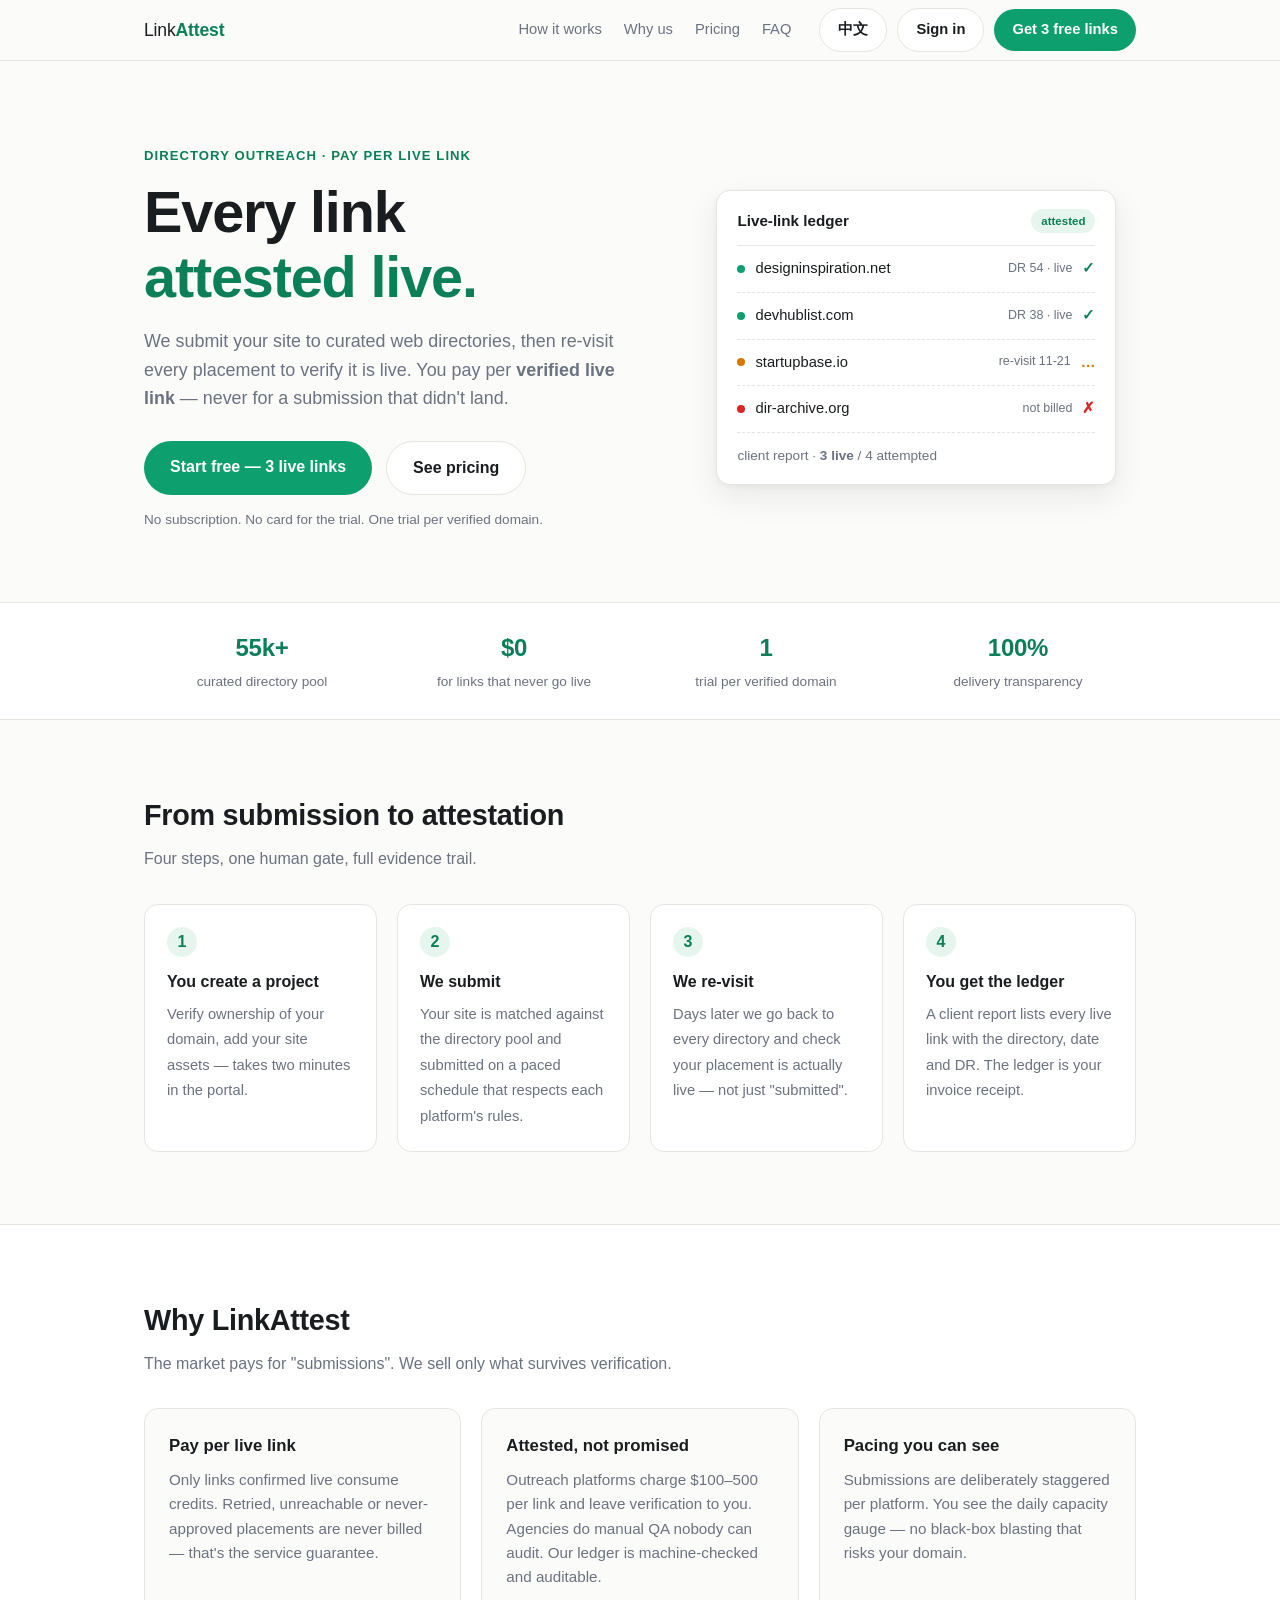
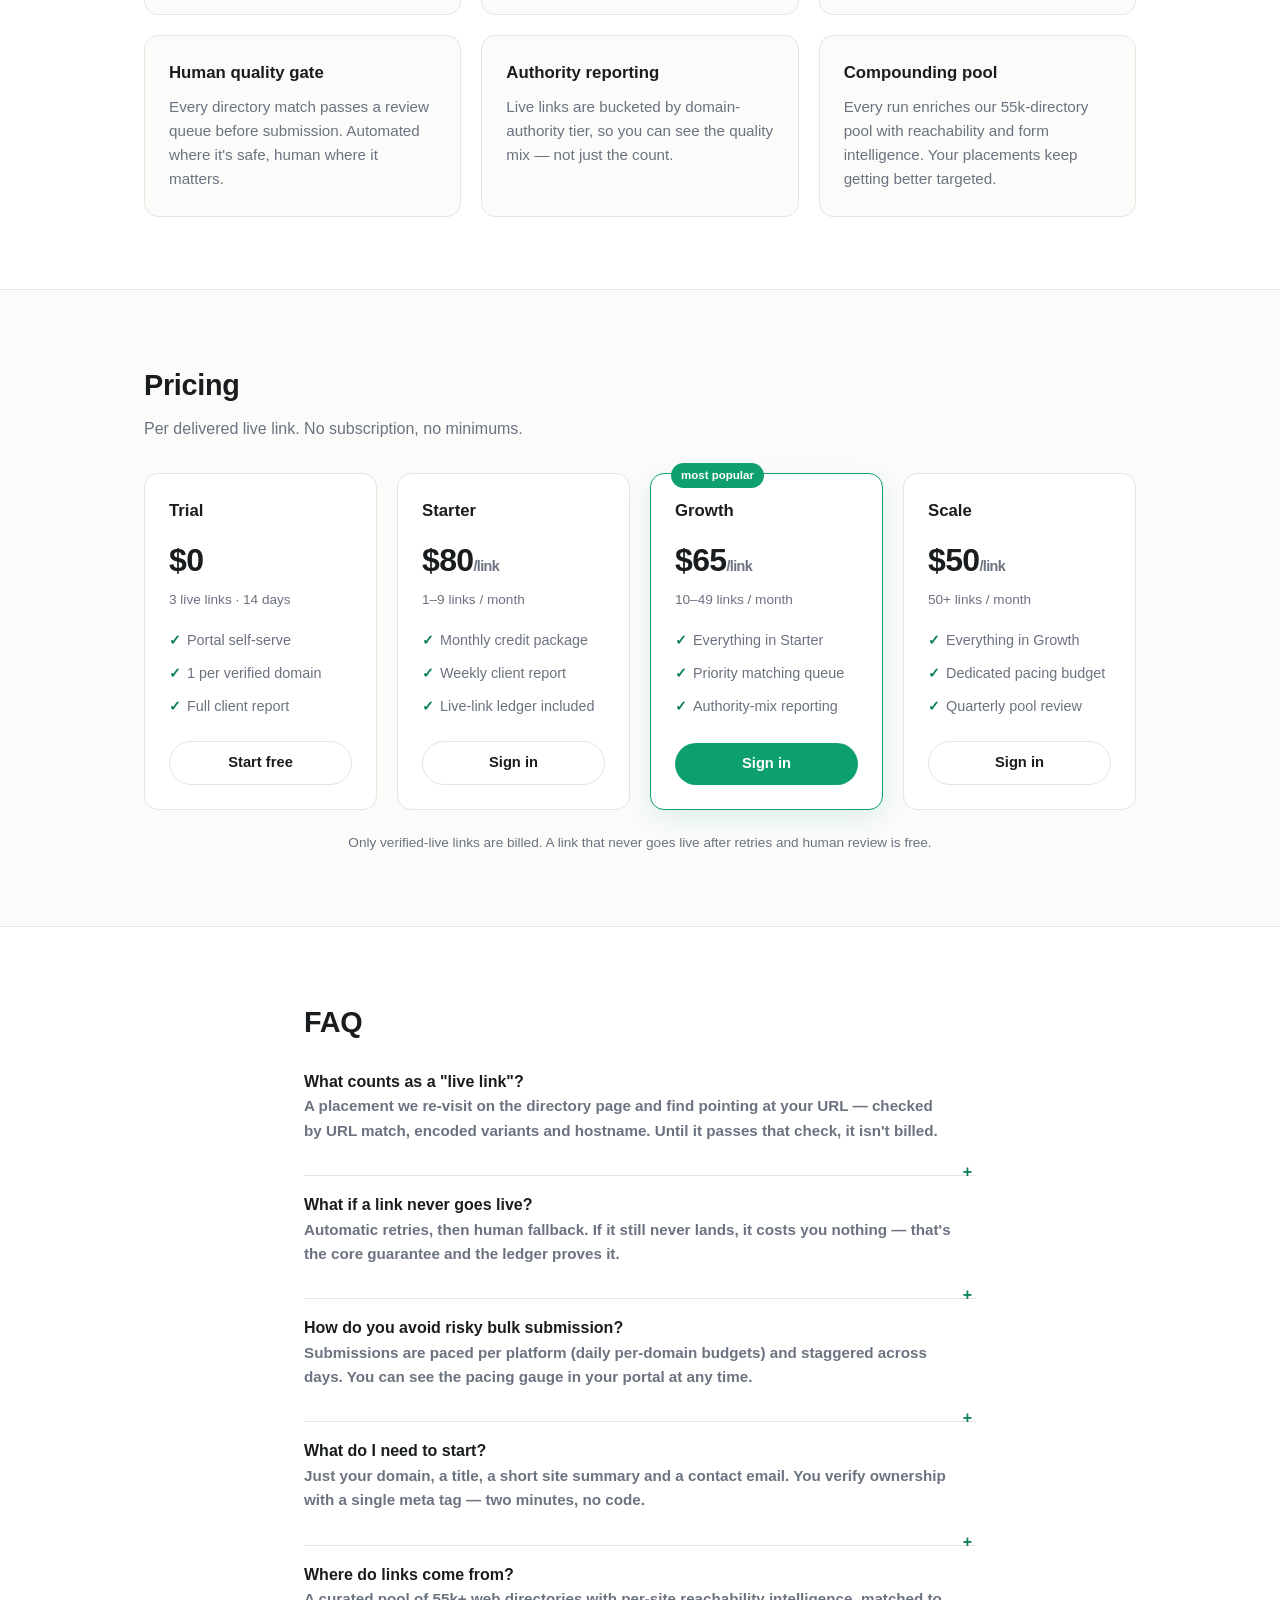
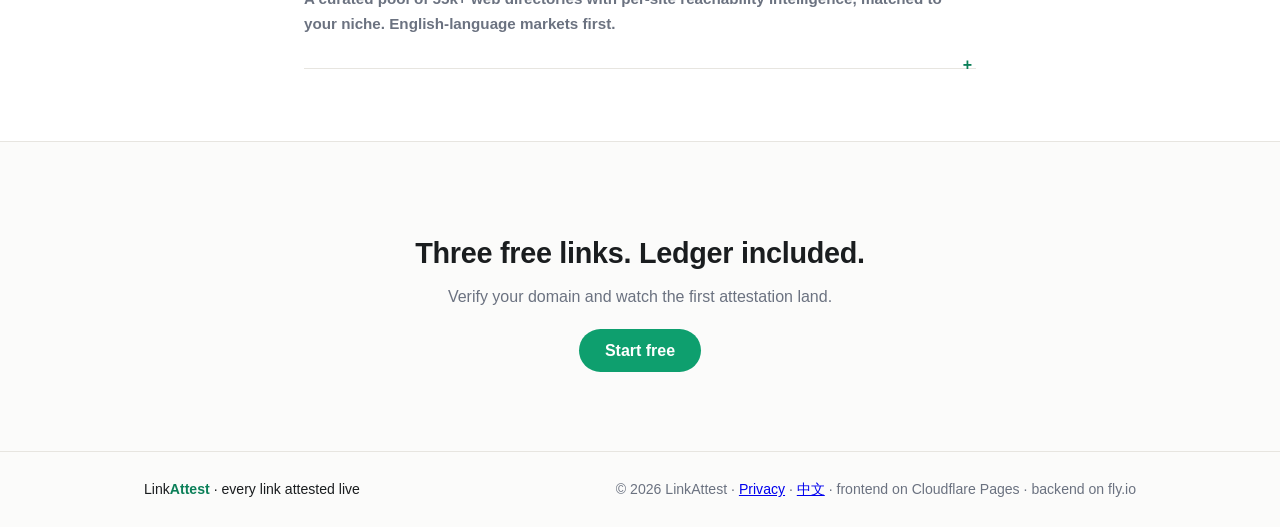
<file: frontend/index.html>
<!DOCTYPE html>
<html lang="en">
<head>
<meta charset="utf-8">
<meta name="viewport" content="width=device-width, initial-scale=1">
<title>LinkAttest — every link attested live</title>
<meta name="description" content="Directory outreach priced per verified live link. We submit, re-visit, and prove every link is live before you pay — the attestation is the invoice.">
<link rel="canonical" href="https://linkattest.com/">
<link rel="alternate" hreflang="en" href="https://linkattest.com/">
<link rel="alternate" hreflang="zh-Hans" href="https://linkattest.com/zh/">
<link rel="alternate" hreflang="x-default" href="https://linkattest.com/">
<link rel="icon" href="data:image/svg+xml,%3Csvg xmlns='http://www.w3.org/2000/svg' viewBox='0 0 32 32'%3E%3Crect width='32' height='32' rx='8' fill='%230e9f6e'/%3E%3Cpath d='M9 17l4 4 10-10' stroke='%23fff' stroke-width='3.5' fill='none' stroke-linecap='round' stroke-linejoin='round'/%3E%3C/svg%3E">
<link rel="stylesheet" href="landing.css">
</head>
<body>

<header class="nav">
  <div class="wrap nav-inner">
    <a class="logo" href="#top">Link<b>Attest</b></a>
    <nav class="nav-links">
      <a href="#how">How it works</a>
      <a href="#why">Why us</a>
      <a href="#pricing">Pricing</a>
      <a href="#faq">FAQ</a>
    </nav>
    <div class="nav-cta">
      <a class="ghost" href="/zh/" hreflang="zh-Hans" lang="zh-Hans">中文</a>
      <a class="ghost" href="/app/">Sign in</a>
      <a class="btn" href="/app/">Get 3 free links</a>
    </div>
  </div>
</header>

<main id="top">

  <!-- HERO -->
  <section class="hero">
    <div class="wrap hero-grid">
      <div class="hero-copy">
        <p class="kicker">Directory outreach · pay per live link</p>
        <h1>Every link<br><span class="accent">attested live.</span></h1>
        <p class="lede">We submit your site to curated web directories, then re-visit
        every placement to verify it is live. You pay per <b>verified live link</b> —
        never for a submission that didn't land.</p>
        <div class="hero-cta">
          <a class="btn lg" href="/app/">Start free — 3 live links</a>
          <a class="ghost lg" href="#pricing">See pricing</a>
        </div>
        <p class="fine">No subscription. No card for the trial. One trial per verified domain.</p>
      </div>

      <div class="hero-proof" aria-hidden="true">
        <div class="proof-card">
          <div class="proof-head">Live-link ledger <span class="pill">attested</span></div>
          <div class="row ok"><span class="dot"></span> designinspiration.net <span class="meta">DR 54 · live</span><span class="check">✓</span></div>
          <div class="row ok"><span class="dot"></span> devhublist.com <span class="meta">DR 38 · live</span><span class="check">✓</span></div>
          <div class="row wait"><span class="dot"></span> startupbase.io <span class="meta">re-visit 11-21</span><span class="check">…</span></div>
          <div class="row bad"><span class="dot"></span> dir-archive.org <span class="meta">not billed</span><span class="check">✗</span></div>
          <div class="proof-foot">client report · <b>3 live</b> / 4 attempted</div>
        </div>
      </div>
    </div>
  </section>

  <!-- STATS STRIP -->
  <section class="strip">
    <div class="wrap strip-grid">
      <div><b>55k+</b><span>curated directory pool</span></div>
      <div><b>$0</b><span>for links that never go live</span></div>
      <div><b>1</b><span>trial per verified domain</span></div>
      <div><b>100%</b><span>delivery transparency</span></div>
    </div>
  </section>

  <!-- HOW -->
  <section id="how" class="section">
    <div class="wrap">
      <h2>From submission to attestation</h2>
      <p class="sub">Four steps, one human gate, full evidence trail.</p>
      <ol class="steps">
        <li><b>You create a project</b><span>Verify ownership of your domain, add your site assets — takes two minutes in the portal.</span></li>
        <li><b>We submit</b><span>Your site is matched against the directory pool and submitted on a paced schedule that respects each platform's rules.</span></li>
        <li><b>We re-visit</b><span>Days later we go back to every directory and check your placement is actually live — not just "submitted".</span></li>
        <li><b>You get the ledger</b><span>A client report lists every live link with the directory, date and DR. The ledger is your invoice receipt.</span></li>
      </ol>
    </div>
  </section>

  <!-- WHY -->
  <section id="why" class="section alt">
    <div class="wrap">
      <h2>Why LinkAttest</h2>
      <p class="sub">The market pays for "submissions". We sell only what survives verification.</p>
      <div class="cards">
        <div class="card"><h3>Pay per live link</h3><p>Only links confirmed live consume credits. Retried, unreachable or never-approved placements are never billed — that's the service guarantee.</p></div>
        <div class="card"><h3>Attested, not promised</h3><p>Outreach platforms charge $100–500 per link and leave verification to you. Agencies do manual QA nobody can audit. Our ledger is machine-checked and auditable.</p></div>
        <div class="card"><h3>Pacing you can see</h3><p>Submissions are deliberately staggered per platform. You see the daily capacity gauge — no black-box blasting that risks your domain.</p></div>
        <div class="card"><h3>Human quality gate</h3><p>Every directory match passes a review queue before submission. Automated where it's safe, human where it matters.</p></div>
        <div class="card"><h3>Authority reporting</h3><p>Live links are bucketed by domain-authority tier, so you can see the quality mix — not just the count.</p></div>
        <div class="card"><h3>Compounding pool</h3><p>Every run enriches our 55k-directory pool with reachability and form intelligence. Your placements keep getting better targeted.</p></div>
      </div>
    </div>
  </section>

  <!-- PRICING -->
  <section id="pricing" class="section">
    <div class="wrap">
      <h2>Pricing</h2>
      <p class="sub">Per delivered live link. No subscription, no minimums.</p>
      <div class="tiers">
        <div class="tier">
          <h3>Trial</h3><p class="price">$0</p><p class="unit">3 live links · 14 days</p>
          <ul><li>Portal self-serve</li><li>1 per verified domain</li><li>Full client report</li></ul>
          <a class="ghost full" href="/app/">Start free</a>
        </div>
        <div class="tier">
          <h3>Starter</h3><p class="price">$80<span>/link</span></p><p class="unit">1–9 links / month</p>
          <ul><li>Monthly credit package</li><li>Weekly client report</li><li>Live-link ledger included</li></ul>
          <a class="ghost full" href="/app/">Sign in</a>
        </div>
        <div class="tier featured">
          <span class="tag">most popular</span>
          <h3>Growth</h3><p class="price">$65<span>/link</span></p><p class="unit">10–49 links / month</p>
          <ul><li>Everything in Starter</li><li>Priority matching queue</li><li>Authority-mix reporting</li></ul>
          <a class="btn full" href="/app/">Sign in</a>
        </div>
        <div class="tier">
          <h3>Scale</h3><p class="price">$50<span>/link</span></p><p class="unit">50+ links / month</p>
          <ul><li>Everything in Growth</li><li>Dedicated pacing budget</li><li>Quarterly pool review</li></ul>
          <a class="ghost full" href="/app/">Sign in</a>
        </div>
      </div>
      <p class="fine center">Only verified-live links are billed. A link that never goes live after retries and human review is free.</p>
    </div>
  </section>

  <!-- FAQ -->
  <section id="faq" class="section alt">
    <div class="wrap narrow">
      <h2>FAQ</h2>
      <details><summary>What counts as a "live link"?<p>A placement we re-visit on the directory page and find pointing at your URL — checked by URL match, encoded variants and hostname. Until it passes that check, it isn't billed.</p></summary></details>
      <details><summary>What if a link never goes live?<p>Automatic retries, then human fallback. If it still never lands, it costs you nothing — that's the core guarantee and the ledger proves it.</p></summary></details>
      <details><summary>How do you avoid risky bulk submission?<p>Submissions are paced per platform (daily per-domain budgets) and staggered across days. You can see the pacing gauge in your portal at any time.</p></summary></details>
      <details><summary>What do I need to start?<p>Just your domain, a title, a short site summary and a contact email. You verify ownership with a single meta tag — two minutes, no code.</p></summary></details>
      <details><summary>Where do links come from?<p>A curated pool of 55k+ web directories with per-site reachability intelligence, matched to your niche. English-language markets first.</p></summary></details>
    </div>
  </section>

  <!-- CTA -->
  <section class="cta">
    <div class="wrap narrow center">
      <h2>Three free links. Ledger included.</h2>
      <p class="sub">Verify your domain and watch the first attestation land.</p>
      <a class="btn lg" href="/app/">Start free</a>
    </div>
  </section>

</main>

<footer class="foot">
  <div class="wrap foot-inner">
    <span>Link<b>Attest</b> · every link attested live</span>
    <span class="muted">© 2026 LinkAttest · <a href="/privacy">Privacy</a> · <a href="/zh/" hreflang="zh-Hans" lang="zh-Hans">中文</a> · frontend on Cloudflare Pages · backend on fly.io</span>
  </div>
</footer>

</body>
</html>
</file>
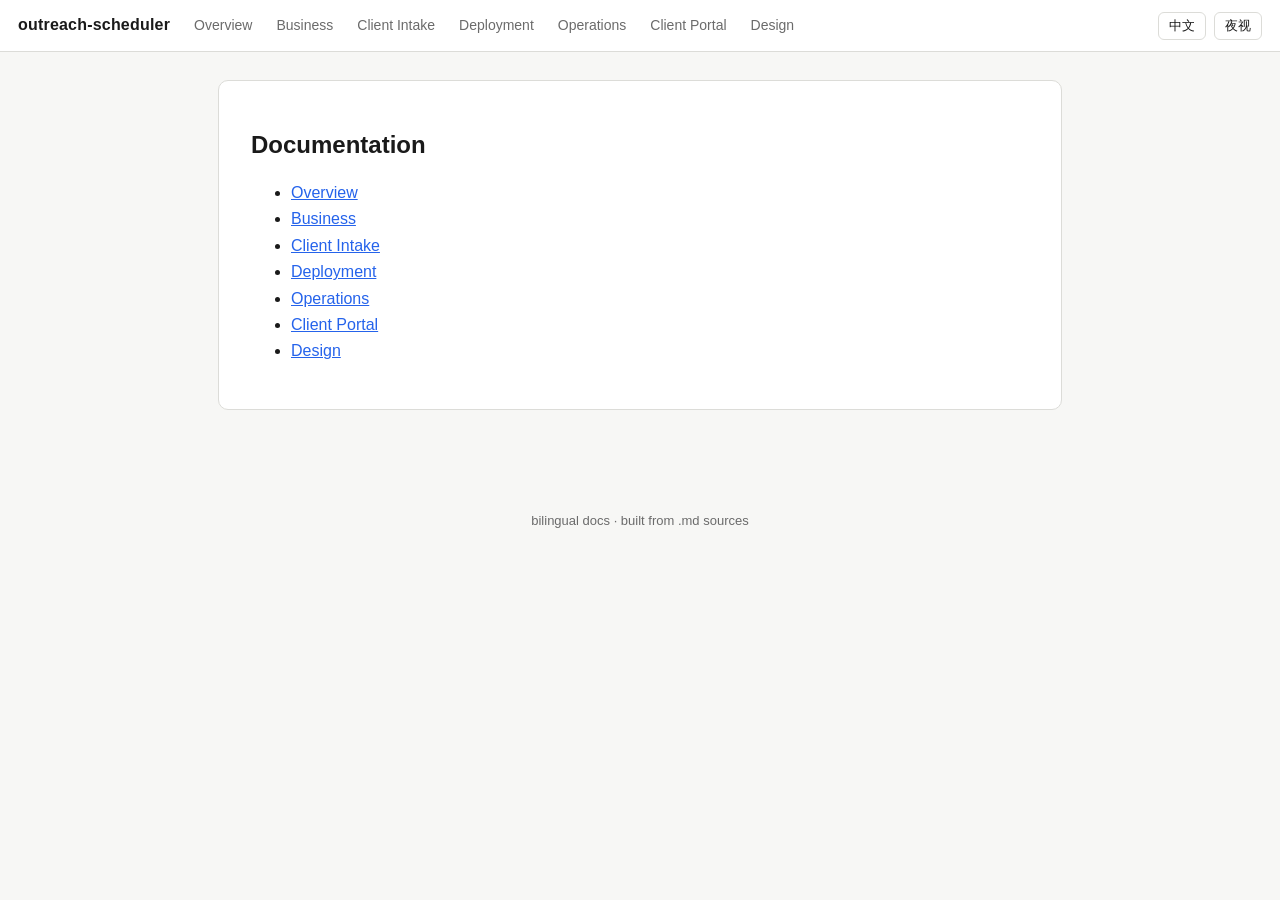
<file: docs/site/index.html>
<!DOCTYPE html>
<html lang="en" data-theme="day">
<head>
<meta charset="utf-8">
<meta name="viewport" content="width=device-width, initial-scale=1">
<title>Docs index — outreach-scheduler docs</title>
<style>
:root[data-theme="day"] {
  --bg:#f7f7f5; --panel:#ffffff; --text:#1a1a1a; --muted:#6b6b6b;
  --border:#dcdcd8; --accent:#2563eb; --code-bg:#f1f1ee; --link:#2563eb;
}
:root[data-theme="night"] {
  --bg:#121417; --panel:#1c1f24; --text:#e4e6ea; --muted:#9aa0a8;
  --border:#2e333a; --accent:#7aa2f7; --code-bg:#23272e; --link:#7aa2f7;
}
* { box-sizing:border-box; }
body { margin:0; font-family:-apple-system,'Segoe UI','PingFang SC','Microsoft YaHei',sans-serif;
  background:var(--bg); color:var(--text); line-height:1.65; }
header { position:sticky; top:0; z-index:10; background:var(--panel);
  border-bottom:1px solid var(--border); padding:10px 18px;
  display:flex; align-items:center; gap:14px; flex-wrap:wrap; }
header .brand { font-weight:700; letter-spacing:.2px; text-decoration:none; color:var(--text); }
header nav { display:flex; gap:4px; flex-wrap:wrap; flex:1; }
header nav a { padding:4px 10px; border-radius:6px; text-decoration:none;
  color:var(--muted); font-size:14px; }
header nav a:hover { background:var(--code-bg); color:var(--text); }
header nav a.active { background:var(--accent); color:#fff; }
.toggles { display:flex; gap:8px; }
.toggles button { cursor:pointer; border:1px solid var(--border); background:var(--panel);
  color:var(--text); border-radius:6px; padding:4px 10px; font-size:13px; }
.toggles button:hover { background:var(--code-bg); }
main { max-width:880px; margin:0 auto; padding:28px 18px 80px; }
article { background:var(--panel); border:1px solid var(--border); border-radius:10px;
  padding:28px 32px; }
h1,h2,h3,h4 { line-height:1.3; color:var(--text); }
a { color:var(--link); }
code { background:var(--code-bg); padding:2px 5px; border-radius:4px;
  font-size:.92em; font-family:ui-monospace,SFMono-Regular,Menlo,Consolas,monospace; }
pre { background:var(--code-bg); padding:14px 16px; border-radius:8px;
  overflow-x:auto; border:1px solid var(--border); }
pre code { background:none; padding:0; }
table { border-collapse:collapse; width:100%; margin:14px 0; font-size:.94em; }
th,td { border:1px solid var(--border); padding:7px 10px; text-align:left; }
th { background:var(--code-bg); }
blockquote { border-left:3px solid var(--accent); margin:14px 0; padding:4px 16px;
  color:var(--muted); }
hr { border:none; border-top:1px solid var(--border); margin:26px 0; }
footer { text-align:center; color:var(--muted); font-size:13px; padding:20px; }
</style>
</head>
<body>
<header>
  <a class="brand" href="index.html">outreach-scheduler</a>
  <nav><a href="readme.html" data-en="Overview" data-zh="概览">Overview</a>
  <a href="business.html" data-en="Business" data-zh="业务层">Business</a>
  <a href="client-intake.html" data-en="Client Intake" data-zh="客户接入">Client Intake</a>
  <a href="deployment.html" data-en="Deployment" data-zh="部署">Deployment</a>
  <a href="operations.html" data-en="Operations" data-zh="运维">Operations</a>
  <a href="client-portal.html" data-en="Client Portal" data-zh="客户端门户">Client Portal</a>
  <a href="design.html" data-en="Design" data-zh="设计">Design</a></nav>
  <div class="toggles">
    <button id="lang" type="button">中文</button>
    <button id="theme" type="button">夜视</button>
  </div>
</header>
<main><article><h1 style="display:none">outreach-scheduler docs</h1><div data-lang-en="1"><h2>Documentation</h2><ul><li><a href="readme.html">Overview</a></li><li><a href="business.html">Business</a></li><li><a href="client-intake.html">Client Intake</a></li><li><a href="deployment.html">Deployment</a></li><li><a href="operations.html">Operations</a></li><li><a href="client-portal.html">Client Portal</a></li><li><a href="design.html">Design</a></li></ul></div>
<div data-lang-en="0" style="display:none"><h2>文档目录</h2><ul><li><a href="readme.html">概览</a></li><li><a href="business.html">业务层</a></li><li><a href="client-intake.html">客户接入</a></li><li><a href="deployment.html">部署</a></li><li><a href="operations.html">运维</a></li><li><a href="client-portal.html">客户端门户</a></li><li><a href="design.html">设计</a></li></ul></div></article></main>
<footer>bilingual docs · built from .md sources</footer>
<script>
(function(){
  var root=document.documentElement;
  var langBtn=document.getElementById('lang'), themeBtn=document.getElementById('theme');
  function setLang(l){
    root.setAttribute('data-lang',l);
    document.querySelectorAll('[data-lang-en]').forEach(function(el){
      el.style.display = (el.getAttribute('data-lang-en')==='1') === (l==='en') ? '' : 'none';
    });
    localStorage.setItem('docs-lang',l);
    langBtn.textContent = l==='en' ? '中文' : 'English';
    document.title = document.querySelector(l==='en'?'[data-lang-en="1"] h1':'[data-lang-en="0"] h1')
      ? (document.querySelector(l==='en'?'[data-lang-en="1"] h1':'[data-lang-en="0"] h1').textContent + ' — outreach-scheduler docs')
      : document.title;
    if(window.location.pathname.endsWith('index.html')){
      document.querySelectorAll('nav a').forEach(function(a){
        a.textContent = l==='en' ? a.getAttribute('data-en') : a.getAttribute('data-zh');
      });
    }
  }
  function setTheme(t){
    root.setAttribute('data-theme',t);
    localStorage.setItem('docs-theme',t);
    themeBtn.textContent = t==='day' ? '夜视' : '白天';
  }
  langBtn.addEventListener('click',function(){
    setLang(root.getAttribute('data-lang')==='en'?'zh':'en');
  });
  themeBtn.addEventListener('click',function(){
    setTheme(root.getAttribute('data-theme')==='day'?'night':'day');
  });
  setTheme(localStorage.getItem('docs-theme')||'day');
  setLang(localStorage.getItem('docs-lang')||'en');
})();
</script>
</body>
</html>
</file>
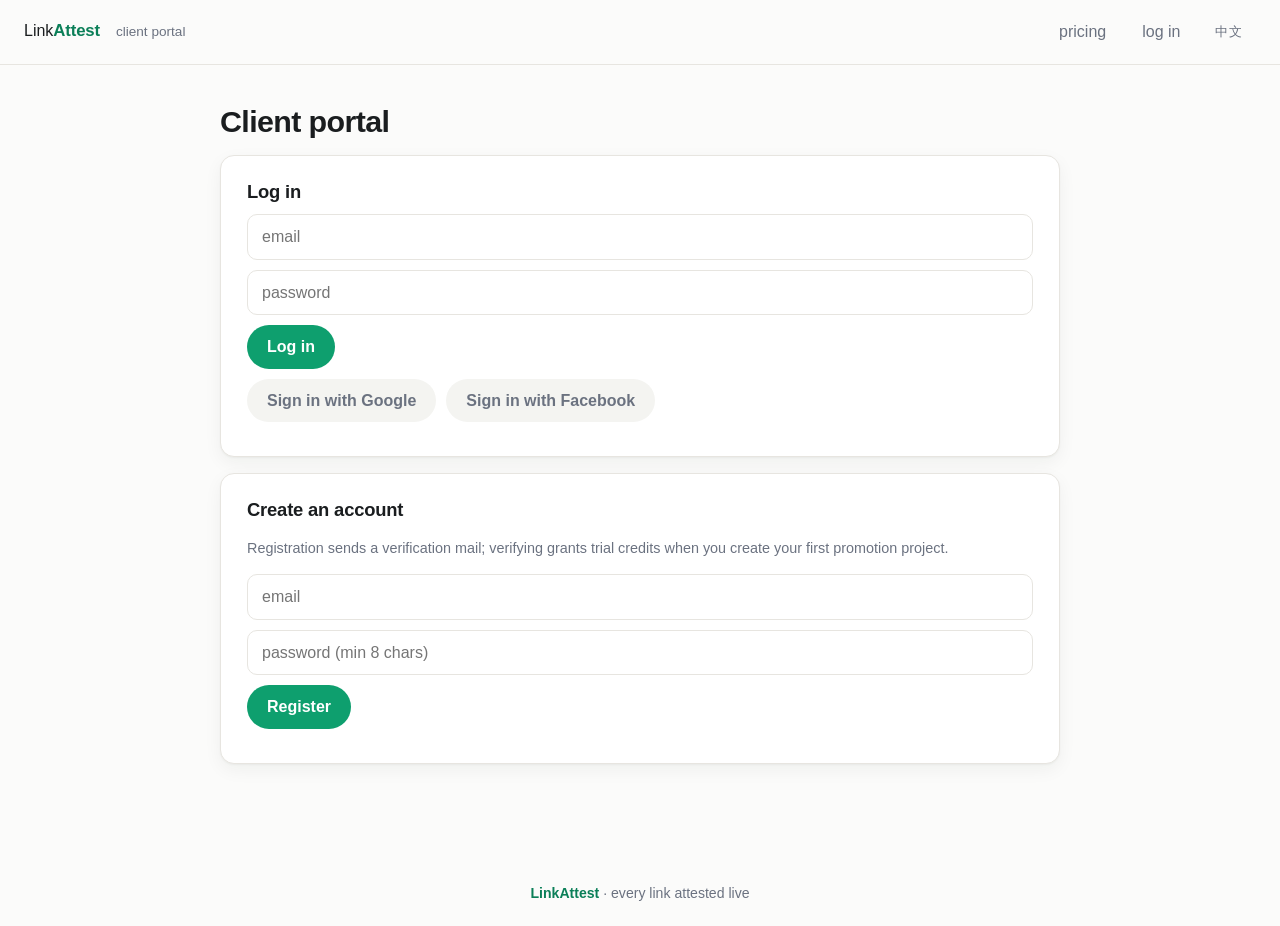
<file: frontend/app/index.html>
<!DOCTYPE html>
<html lang="en">
<head>
<meta charset="utf-8">
<meta name="viewport" content="width=device-width, initial-scale=1">
<title>LinkAttest — client portal</title>
<link rel="icon" href="data:image/svg+xml,%3Csvg xmlns='http://www.w3.org/2000/svg' viewBox='0 0 32 32'%3E%3Crect width='32' height='32' rx='8' fill='%230e9f6e'/%3E%3Cpath d='M9 17l4 4 10-10' stroke='%23fff' stroke-width='3.5' fill='none' stroke-linecap='round' stroke-linejoin='round'/%3E%3C/svg%3E">
<link rel="stylesheet" href="styles.css">
</head>
<body>
<header>
  <a class="logo" href="#/dashboard" style="text-decoration:none;color:inherit">Link<b>Attest</b></a>
  <span class="tag" id="portaltag">client portal</span>
  <span style="flex:1"></span>
  <nav id="nav"></nav>
</header>
<main id="app"><div class="card"><p class="muted">loading…</p></div></main>
<footer><b>LinkAttest</b> · <span id="foottag">every link attested live</span></footer>
<script src="app.js"></script>
</body>
</html>
</file>
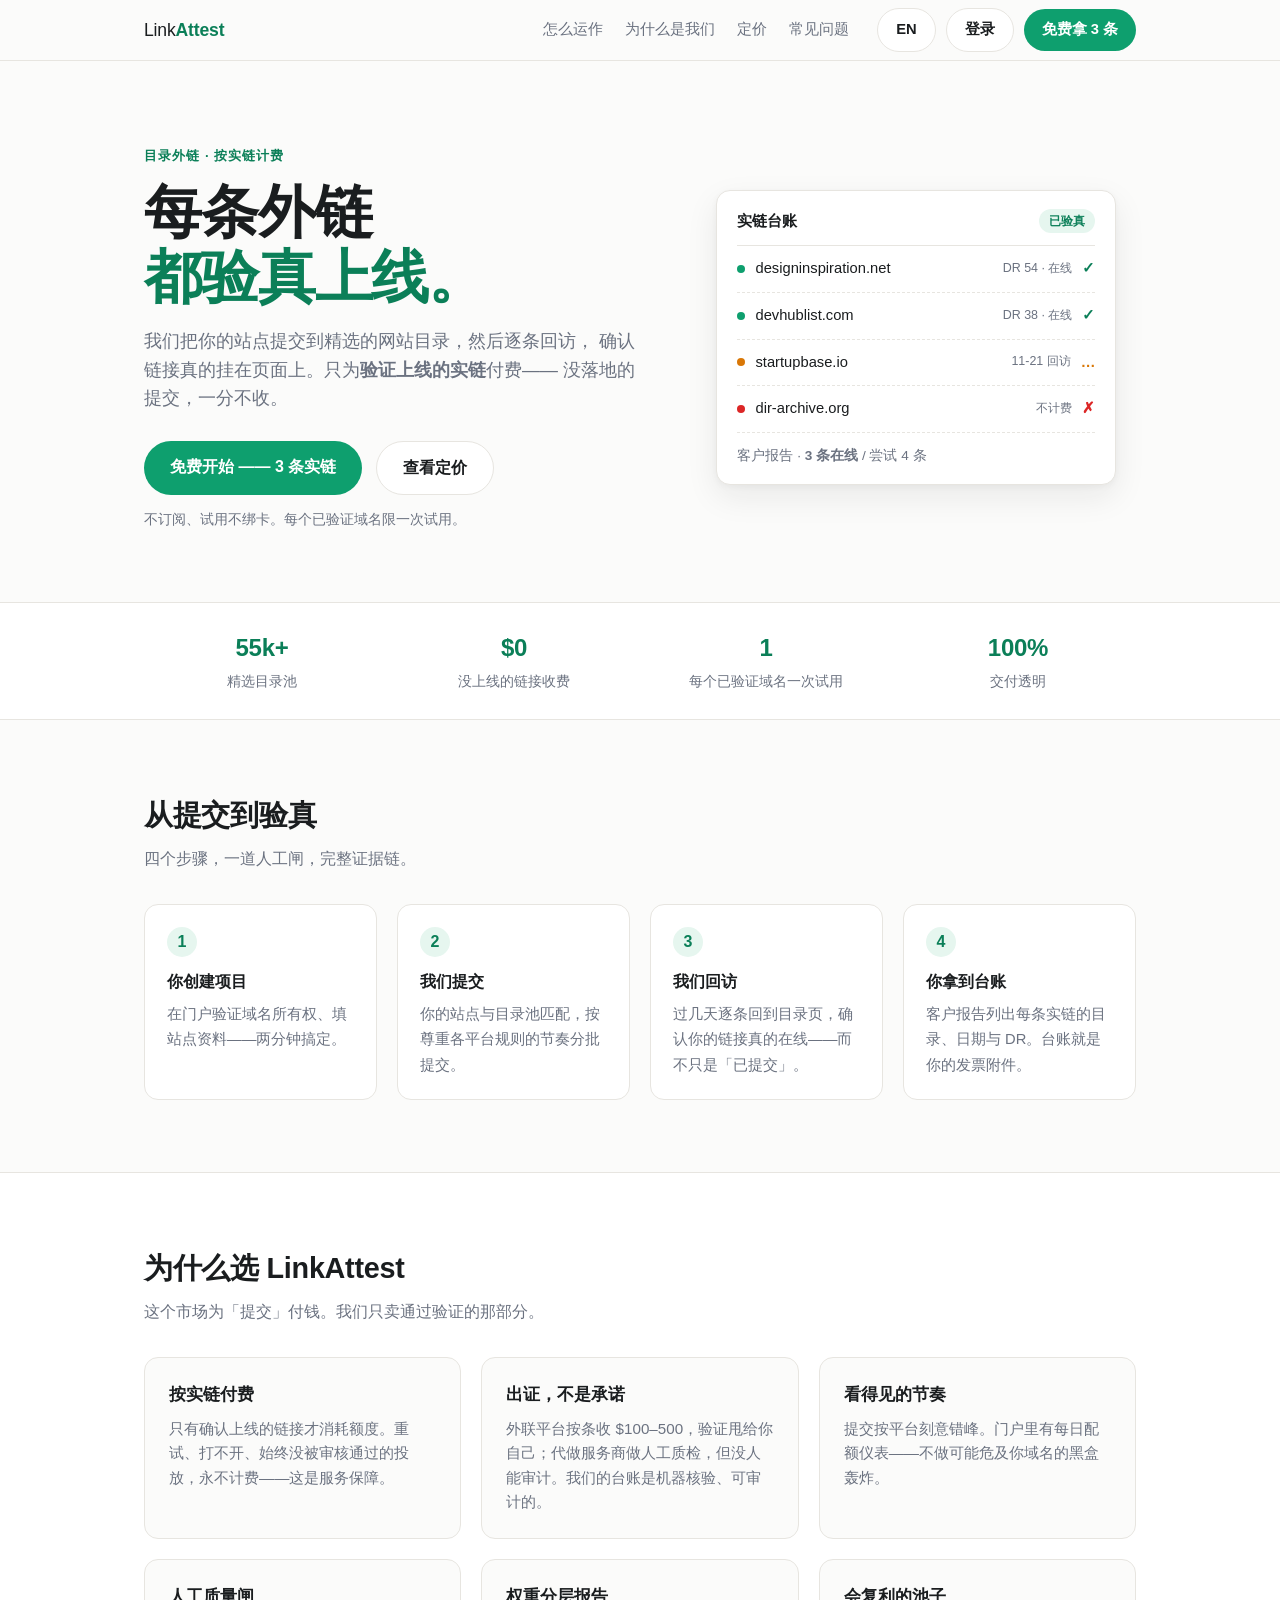
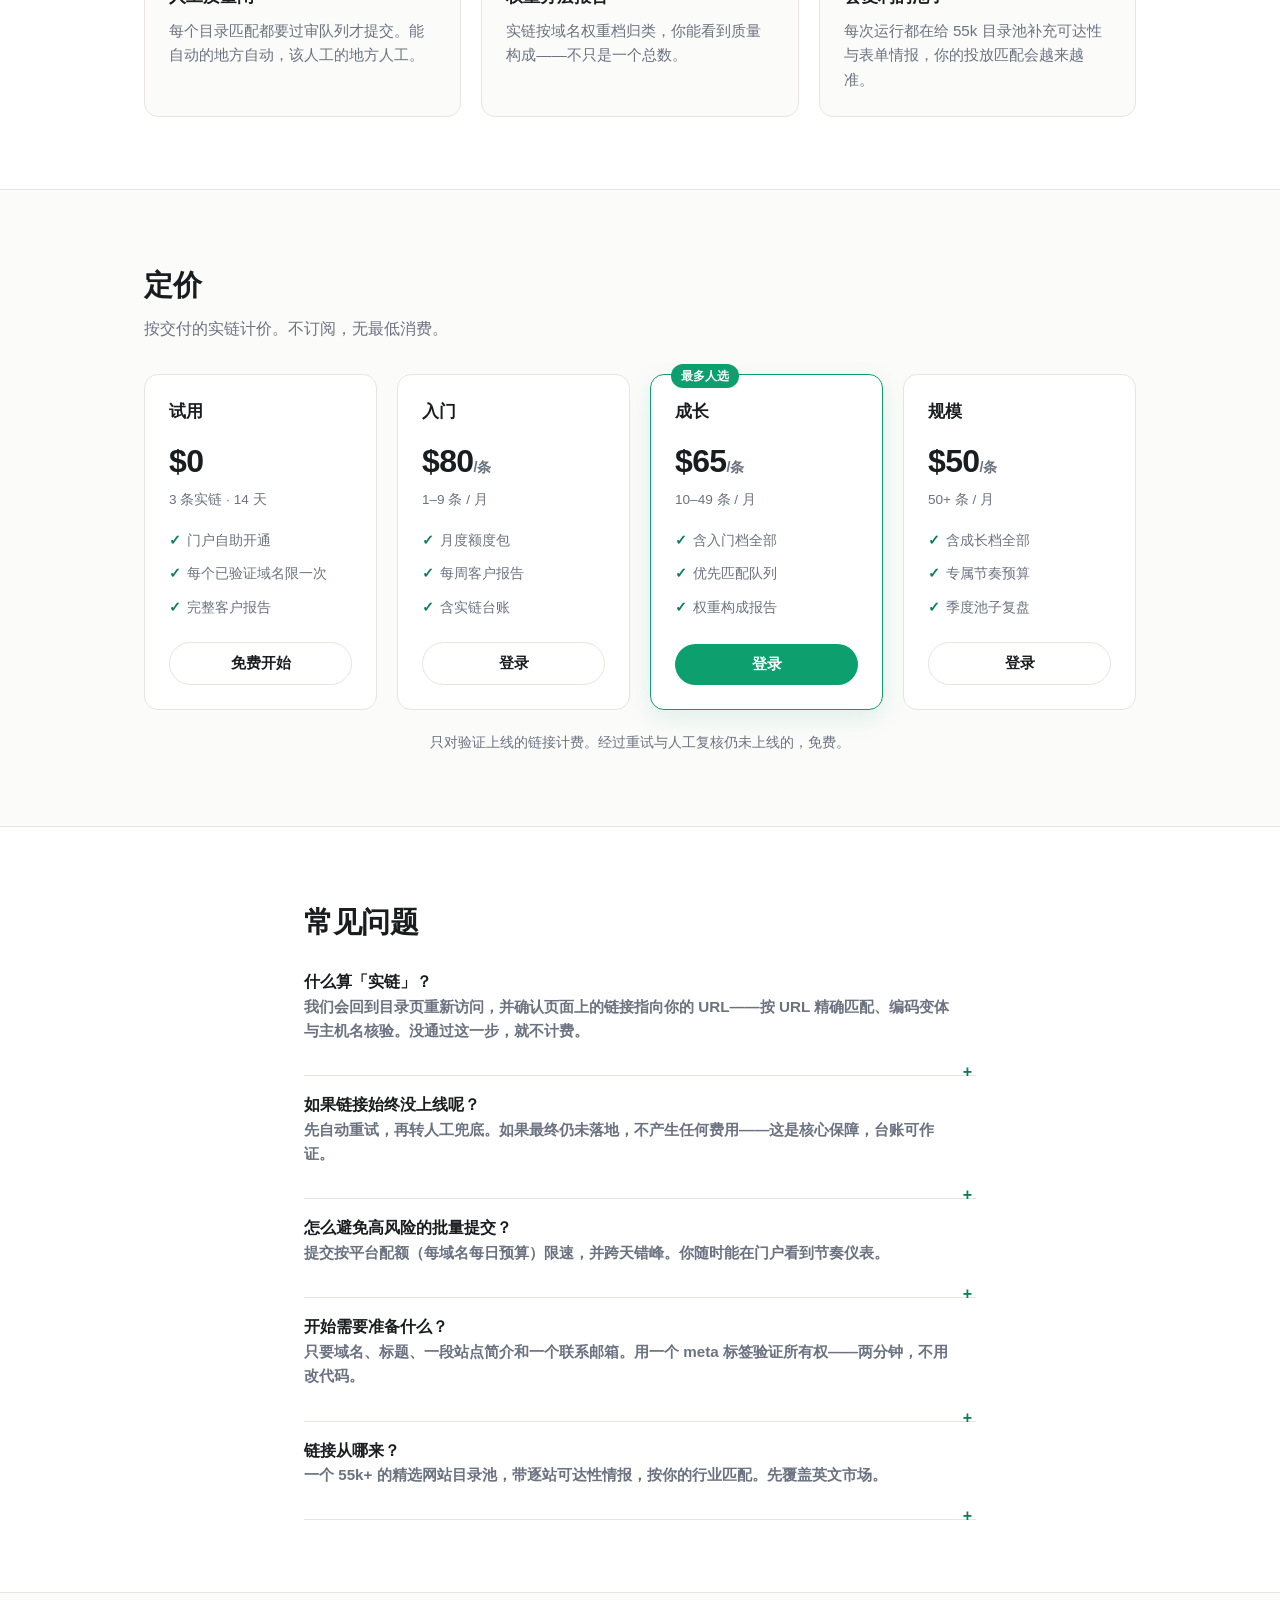
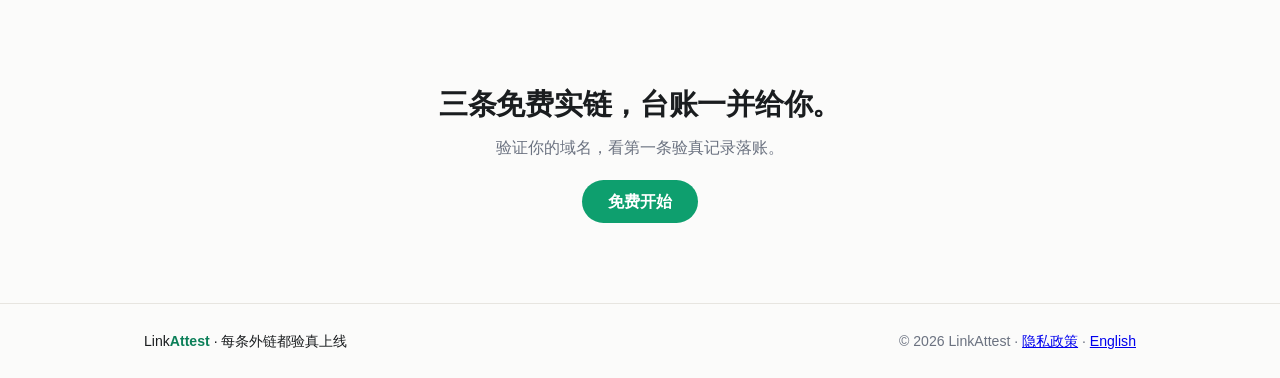
<file: frontend/zh/index.html>
<!DOCTYPE html>
<html lang="zh-Hans">
<head>
<meta charset="utf-8">
<meta name="viewport" content="width=device-width, initial-scale=1">
<title>LinkAttest — 每条外链都验真上线</title>
<meta name="description" content="按验证上线的实链计费的目录外链服务。我们提交、回访、确认链接真实上线后才收费——验真台账就是发票凭证。">
<link rel="canonical" href="https://linkattest.com/zh/">
<link rel="alternate" hreflang="en" href="https://linkattest.com/">
<link rel="alternate" hreflang="zh-Hans" href="https://linkattest.com/zh/">
<link rel="alternate" hreflang="x-default" href="https://linkattest.com/">
<link rel="icon" href="data:image/svg+xml,%3Csvg xmlns='http://www.w3.org/2000/svg' viewBox='0 0 32 32'%3E%3Crect width='32' height='32' rx='8' fill='%230e9f6e'/%3E%3Cpath d='M9 17l4 4 10-10' stroke='%23fff' stroke-width='3.5' fill='none' stroke-linecap='round' stroke-linejoin='round'/%3E%3C/svg%3E">
<link rel="stylesheet" href="../landing.css">
</head>
<body>

<header class="nav">
  <div class="wrap nav-inner">
    <a class="logo" href="#top">Link<b>Attest</b></a>
    <nav class="nav-links">
      <a href="#how">怎么运作</a>
      <a href="#why">为什么是我们</a>
      <a href="#pricing">定价</a>
      <a href="#faq">常见问题</a>
    </nav>
    <div class="nav-cta">
      <a class="ghost" href="/" hreflang="en" lang="en">EN</a>
      <a class="ghost" href="/app/">登录</a>
      <a class="btn" href="/app/">免费拿 3 条</a>
    </div>
  </div>
</header>

<main id="top">

  <!-- HERO -->
  <section class="hero">
    <div class="wrap hero-grid">
      <div class="hero-copy">
        <p class="kicker">目录外链 · 按实链计费</p>
        <h1>每条外链<br><span class="accent">都验真上线。</span></h1>
        <p class="lede">我们把你的站点提交到精选的网站目录，然后逐条回访，
        确认链接真的挂在页面上。只为<b>验证上线的实链</b>付费——
        没落地的提交，一分不收。</p>
        <div class="hero-cta">
          <a class="btn lg" href="/app/">免费开始 —— 3 条实链</a>
          <a class="ghost lg" href="#pricing">查看定价</a>
        </div>
        <p class="fine">不订阅、试用不绑卡。每个已验证域名限一次试用。</p>
      </div>

      <div class="hero-proof" aria-hidden="true">
        <div class="proof-card">
          <div class="proof-head">实链台账 <span class="pill">已验真</span></div>
          <div class="row ok"><span class="dot"></span> designinspiration.net <span class="meta">DR 54 · 在线</span><span class="check">✓</span></div>
          <div class="row ok"><span class="dot"></span> devhublist.com <span class="meta">DR 38 · 在线</span><span class="check">✓</span></div>
          <div class="row wait"><span class="dot"></span> startupbase.io <span class="meta">11-21 回访</span><span class="check">…</span></div>
          <div class="row bad"><span class="dot"></span> dir-archive.org <span class="meta">不计费</span><span class="check">✗</span></div>
          <div class="proof-foot">客户报告 · <b>3 条在线</b> / 尝试 4 条</div>
        </div>
      </div>
    </div>
  </section>

  <!-- STATS STRIP -->
  <section class="strip">
    <div class="wrap strip-grid">
      <div><b>55k+</b><span>精选目录池</span></div>
      <div><b>$0</b><span>没上线的链接收费</span></div>
      <div><b>1</b><span>每个已验证域名一次试用</span></div>
      <div><b>100%</b><span>交付透明</span></div>
    </div>
  </section>

  <!-- HOW -->
  <section id="how" class="section">
    <div class="wrap">
      <h2>从提交到验真</h2>
      <p class="sub">四个步骤，一道人工闸，完整证据链。</p>
      <ol class="steps">
        <li><b>你创建项目</b><span>在门户验证域名所有权、填站点资料——两分钟搞定。</span></li>
        <li><b>我们提交</b><span>你的站点与目录池匹配，按尊重各平台规则的节奏分批提交。</span></li>
        <li><b>我们回访</b><span>过几天逐条回到目录页，确认你的链接真的在线——而不只是「已提交」。</span></li>
        <li><b>你拿到台账</b><span>客户报告列出每条实链的目录、日期与 DR。台账就是你的发票附件。</span></li>
      </ol>
    </div>
  </section>

  <!-- WHY -->
  <section id="why" class="section alt">
    <div class="wrap">
      <h2>为什么选 LinkAttest</h2>
      <p class="sub">这个市场为「提交」付钱。我们只卖通过验证的那部分。</p>
      <div class="cards">
        <div class="card"><h3>按实链付费</h3><p>只有确认上线的链接才消耗额度。重试、打不开、始终没被审核通过的投放，永不计费——这是服务保障。</p></div>
        <div class="card"><h3>出证，不是承诺</h3><p>外联平台按条收 $100–500，验证甩给你自己；代做服务商做人工质检，但没人能审计。我们的台账是机器核验、可审计的。</p></div>
        <div class="card"><h3>看得见的节奏</h3><p>提交按平台刻意错峰。门户里有每日配额仪表——不做可能危及你域名的黑盒轰炸。</p></div>
        <div class="card"><h3>人工质量闸</h3><p>每个目录匹配都要过审队列才提交。能自动的地方自动，该人工的地方人工。</p></div>
        <div class="card"><h3>权重分层报告</h3><p>实链按域名权重档归类，你能看到质量构成——不只是一个总数。</p></div>
        <div class="card"><h3>会复利的池子</h3><p>每次运行都在给 55k 目录池补充可达性与表单情报，你的投放匹配会越来越准。</p></div>
      </div>
    </div>
  </section>

  <!-- PRICING -->
  <section id="pricing" class="section">
    <div class="wrap">
      <h2>定价</h2>
      <p class="sub">按交付的实链计价。不订阅，无最低消费。</p>
      <div class="tiers">
        <div class="tier">
          <h3>试用</h3><p class="price">$0</p><p class="unit">3 条实链 · 14 天</p>
          <ul><li>门户自助开通</li><li>每个已验证域名限一次</li><li>完整客户报告</li></ul>
          <a class="ghost full" href="/app/">免费开始</a>
        </div>
        <div class="tier">
          <h3>入门</h3><p class="price">$80<span>/条</span></p><p class="unit">1–9 条 / 月</p>
          <ul><li>月度额度包</li><li>每周客户报告</li><li>含实链台账</li></ul>
          <a class="ghost full" href="/app/">登录</a>
        </div>
        <div class="tier featured">
          <span class="tag">最多人选</span>
          <h3>成长</h3><p class="price">$65<span>/条</span></p><p class="unit">10–49 条 / 月</p>
          <ul><li>含入门档全部</li><li>优先匹配队列</li><li>权重构成报告</li></ul>
          <a class="btn full" href="/app/">登录</a>
        </div>
        <div class="tier">
          <h3>规模</h3><p class="price">$50<span>/条</span></p><p class="unit">50+ 条 / 月</p>
          <ul><li>含成长档全部</li><li>专属节奏预算</li><li>季度池子复盘</li></ul>
          <a class="ghost full" href="/app/">登录</a>
        </div>
      </div>
      <p class="fine center">只对验证上线的链接计费。经过重试与人工复核仍未上线的，免费。</p>
    </div>
  </section>

  <!-- FAQ -->
  <section id="faq" class="section alt">
    <div class="wrap narrow">
      <h2>常见问题</h2>
      <details><summary>什么算「实链」？<p>我们会回到目录页重新访问，并确认页面上的链接指向你的 URL——按 URL 精确匹配、编码变体与主机名核验。没通过这一步，就不计费。</p></summary></details>
      <details><summary>如果链接始终没上线呢？<p>先自动重试，再转人工兜底。如果最终仍未落地，不产生任何费用——这是核心保障，台账可作证。</p></summary></details>
      <details><summary>怎么避免高风险的批量提交？<p>提交按平台配额（每域名每日预算）限速，并跨天错峰。你随时能在门户看到节奏仪表。</p></summary></details>
      <details><summary>开始需要准备什么？<p>只要域名、标题、一段站点简介和一个联系邮箱。用一个 meta 标签验证所有权——两分钟，不用改代码。</p></summary></details>
      <details><summary>链接从哪来？<p>一个 55k+ 的精选网站目录池，带逐站可达性情报，按你的行业匹配。先覆盖英文市场。</p></summary></details>
    </div>
  </section>

  <!-- CTA -->
  <section class="cta">
    <div class="wrap narrow center">
      <h2>三条免费实链，台账一并给你。</h2>
      <p class="sub">验证你的域名，看第一条验真记录落账。</p>
      <a class="btn lg" href="/app/">免费开始</a>
    </div>
  </section>

</main>

<footer class="foot">
  <div class="wrap foot-inner">
    <span>Link<b>Attest</b> · 每条外链都验真上线</span>
    <span class="muted">© 2026 LinkAttest · <a href="/zh/privacy">隐私政策</a> · <a href="/">English</a></span>
  </div>
</footer>

</body>
</html>
</file>
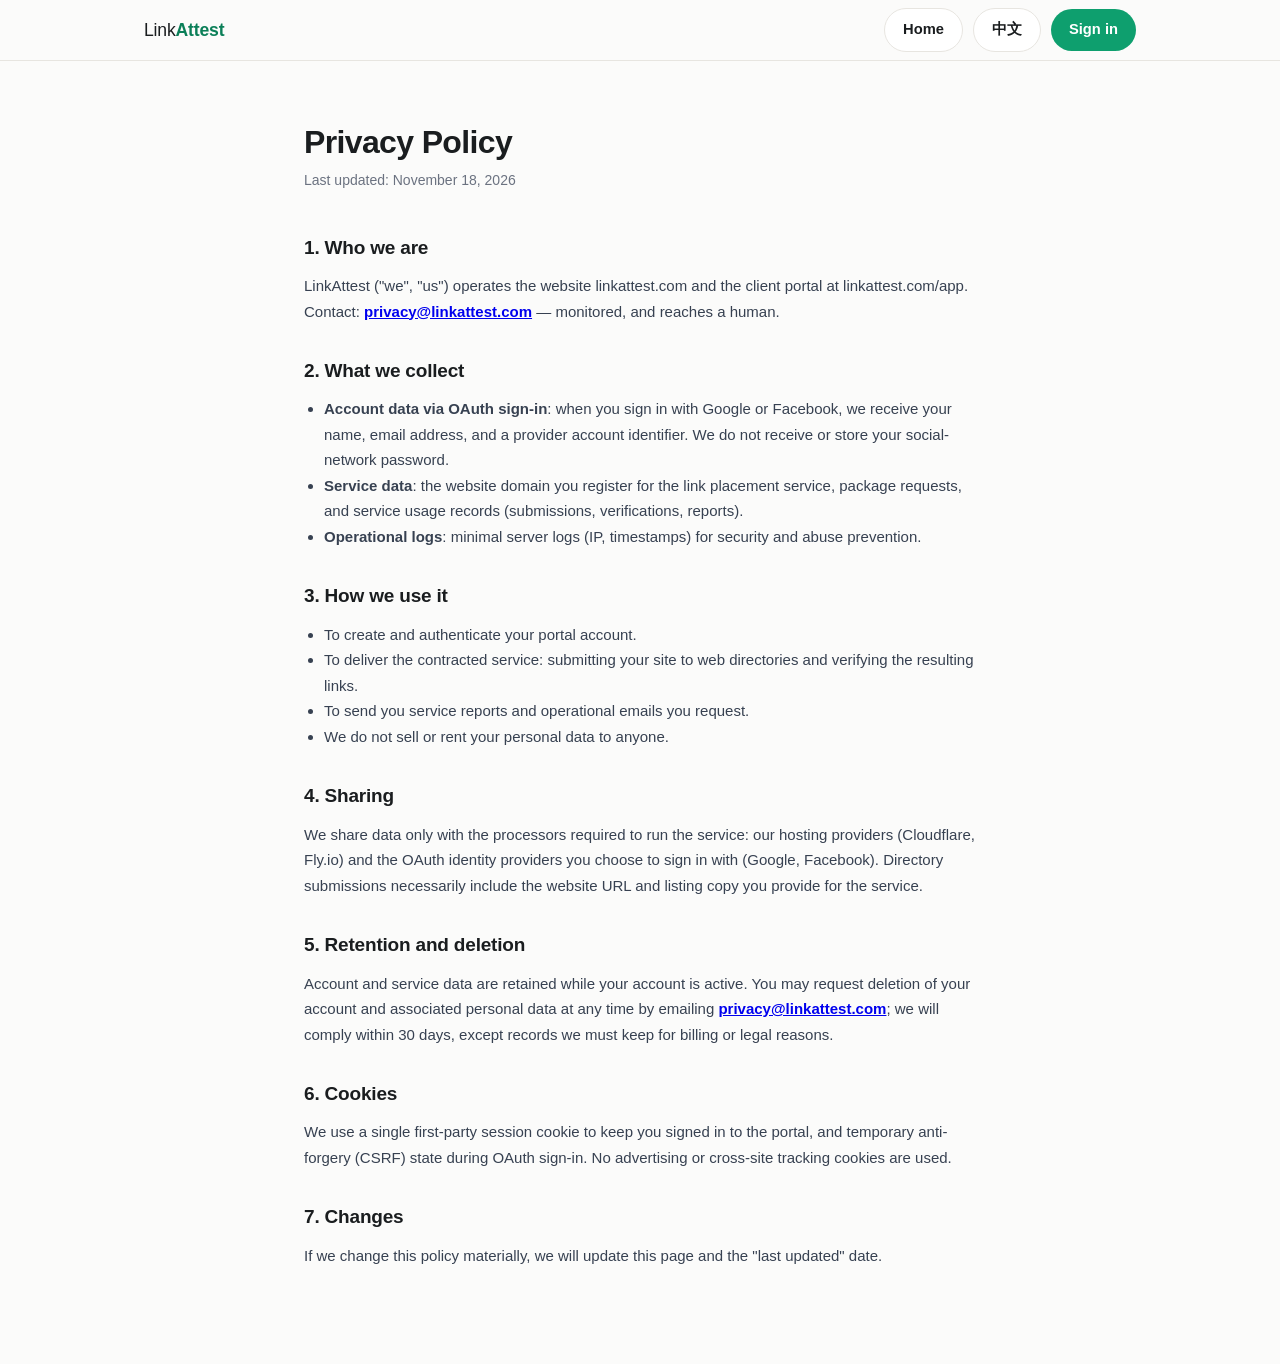
<file: frontend/privacy.html>
<!DOCTYPE html>
<html lang="en">
<head>
<meta charset="utf-8">
<meta name="viewport" content="width=device-width, initial-scale=1">
<title>Privacy Policy — LinkAttest</title>
<meta name="description" content="Privacy policy for LinkAttest — what data we collect, why, and how to contact us.">
<link rel="canonical" href="https://linkattest.com/privacy">
<link rel="alternate" hreflang="en" href="https://linkattest.com/privacy">
<link rel="alternate" hreflang="zh-Hans" href="https://linkattest.com/zh/privacy">
<link rel="alternate" hreflang="x-default" href="https://linkattest.com/privacy">
<link rel="icon" href="data:image/svg+xml,%3Csvg xmlns='http://www.w3.org/2000/svg' viewBox='0 0 32 32'%3E%3Crect width='32' height='32' rx='8' fill='%230e9f6e'/%3E%3Cpath d='M9 17l4 4 10-10' stroke='%23fff' stroke-width='3.5' fill='none' stroke-linecap='round' stroke-linejoin='round'/%3E%3C/svg%3E">
<link rel="stylesheet" href="landing.css">
<style>
  .legal { max-width: 720px; margin: 0 auto; padding: 64px 24px 96px; }
  .legal h1 { font-size: 32px; margin-bottom: 8px; }
  .legal .updated { color: #6b7280; font-size: 14px; margin-bottom: 40px; }
  .legal h2 { font-size: 19px; margin: 32px 0 10px; }
  .legal p, .legal li { line-height: 1.7; color: #374151; font-size: 15px; }
  .legal ul { padding-left: 20px; }
</style>
</head>
<body>

<header class="nav">
  <div class="wrap nav-inner">
    <a class="logo" href="/">Link<b>Attest</b></a>
    <nav class="nav-links"></nav>
    <div class="nav-cta">
      <a class="ghost" href="/">Home</a>
      <a class="ghost" href="/zh/privacy" hreflang="zh-Hans" lang="zh-Hans">中文</a>
      <a class="btn" href="/app/">Sign in</a>
    </div>
  </div>
</header>

<main class="legal">
  <h1>Privacy Policy</h1>
  <p class="updated">Last updated: November 18, 2026</p>

  <h2>1. Who we are</h2>
  <p>LinkAttest ("we", "us") operates the website linkattest.com and the
  client portal at linkattest.com/app. Contact:
  <b><a href="mailto:privacy@linkattest.com">privacy@linkattest.com</a></b> —
  monitored, and reaches a human.</p>

  <h2>2. What we collect</h2>
  <ul>
    <li><b>Account data via OAuth sign-in</b>: when you sign in with Google
    or Facebook, we receive your name, email address, and a provider account
    identifier. We do not receive or store your social-network password.</li>
    <li><b>Service data</b>: the website domain you register for the link
    placement service, package requests, and service usage records
    (submissions, verifications, reports).</li>
    <li><b>Operational logs</b>: minimal server logs (IP, timestamps) for
    security and abuse prevention.</li>
  </ul>

  <h2>3. How we use it</h2>
  <ul>
    <li>To create and authenticate your portal account.</li>
    <li>To deliver the contracted service: submitting your site to web
    directories and verifying the resulting links.</li>
    <li>To send you service reports and operational emails you request.</li>
    <li>We do not sell or rent your personal data to anyone.</li>
  </ul>

  <h2>4. Sharing</h2>
  <p>We share data only with the processors required to run the service:
  our hosting providers (Cloudflare, Fly.io) and the OAuth identity
  providers you choose to sign in with (Google, Facebook). Directory
  submissions necessarily include the website URL and listing copy you
  provide for the service.</p>

  <h2>5. Retention and deletion</h2>
  <p>Account and service data are retained while your account is active.
  You may request deletion of your account and associated personal data at
  any time by emailing
  <b><a href="mailto:privacy@linkattest.com">privacy@linkattest.com</a></b>;
  we will comply within 30 days, except records we must keep for billing or
  legal reasons.</p>

  <h2>6. Cookies</h2>
  <p>We use a single first-party session cookie to keep you signed in to
  the portal, and temporary anti-forgery (CSRF) state during OAuth
  sign-in. No advertising or cross-site tracking cookies are used.</p>

  <h2>7. Changes</h2>
  <p>If we change this policy materially, we will update this page and the
  "last updated" date.</p>
</main>

</body>
</html>
</file>
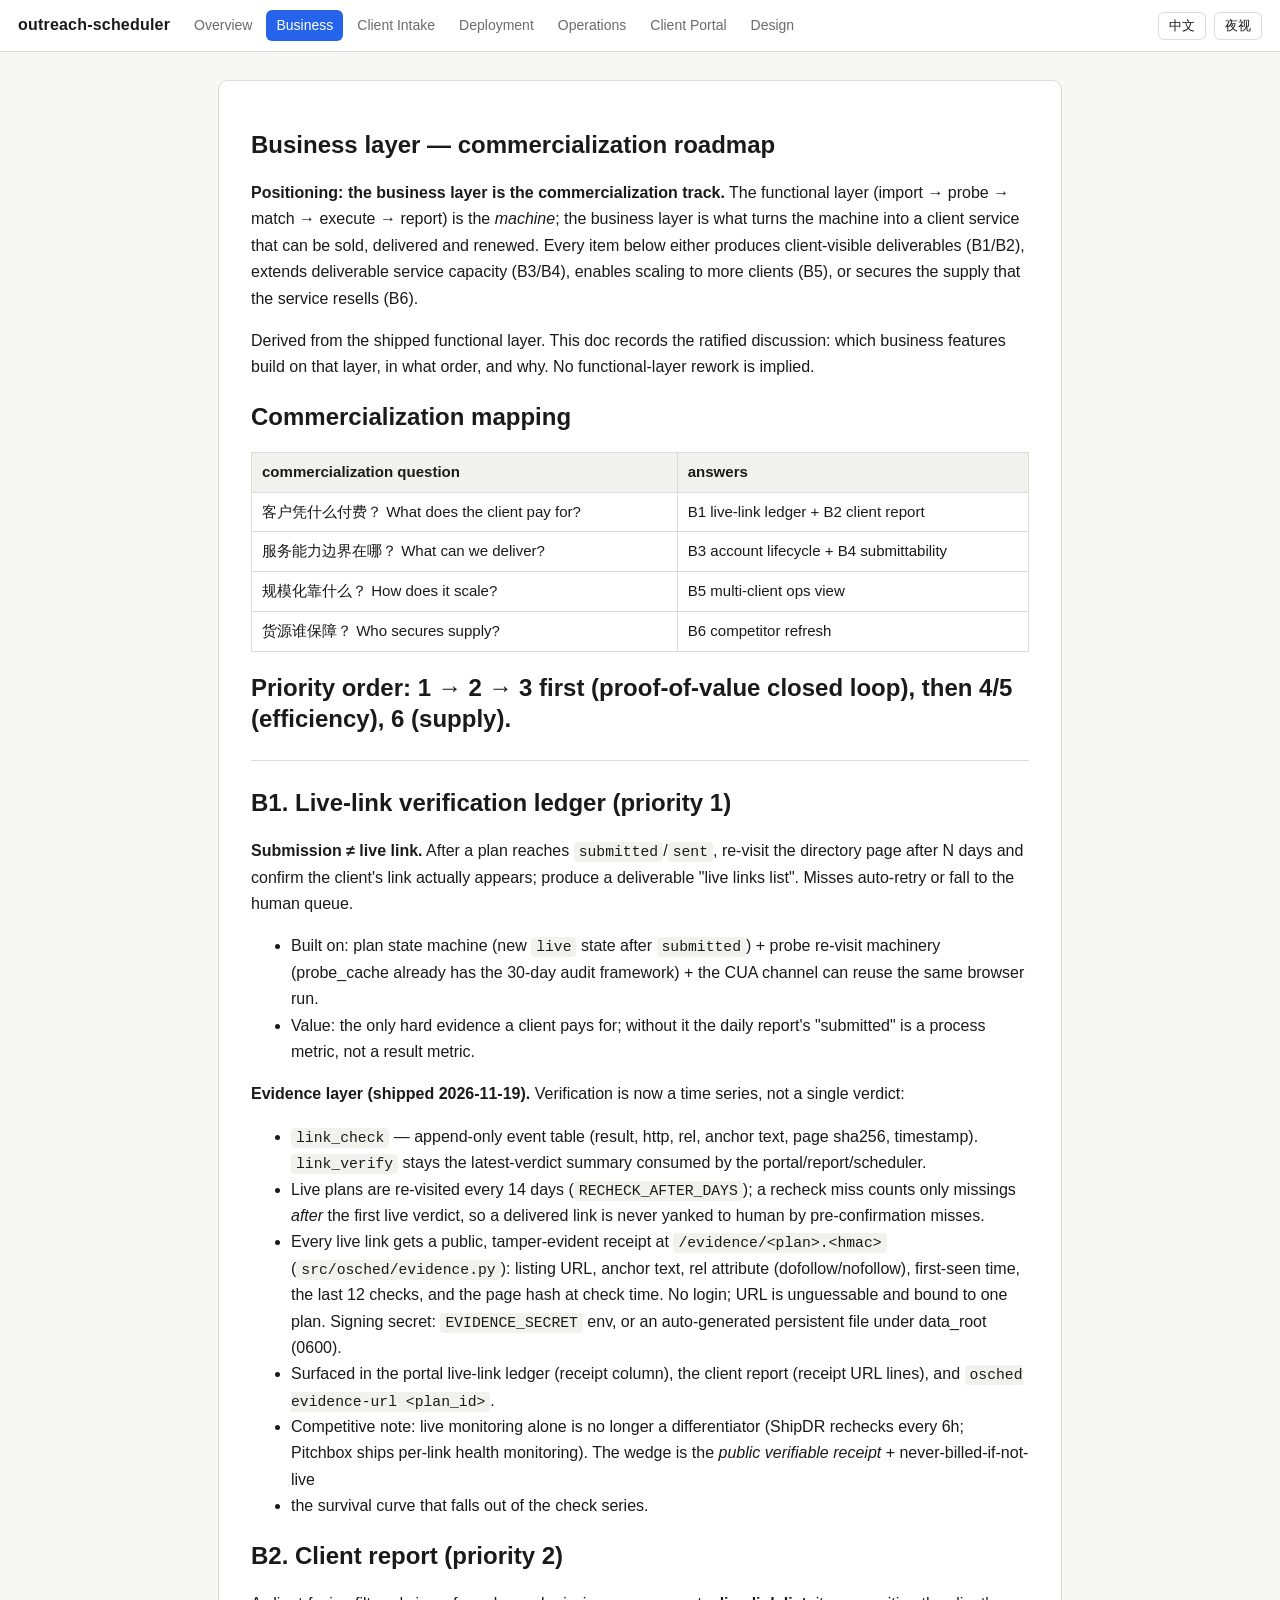
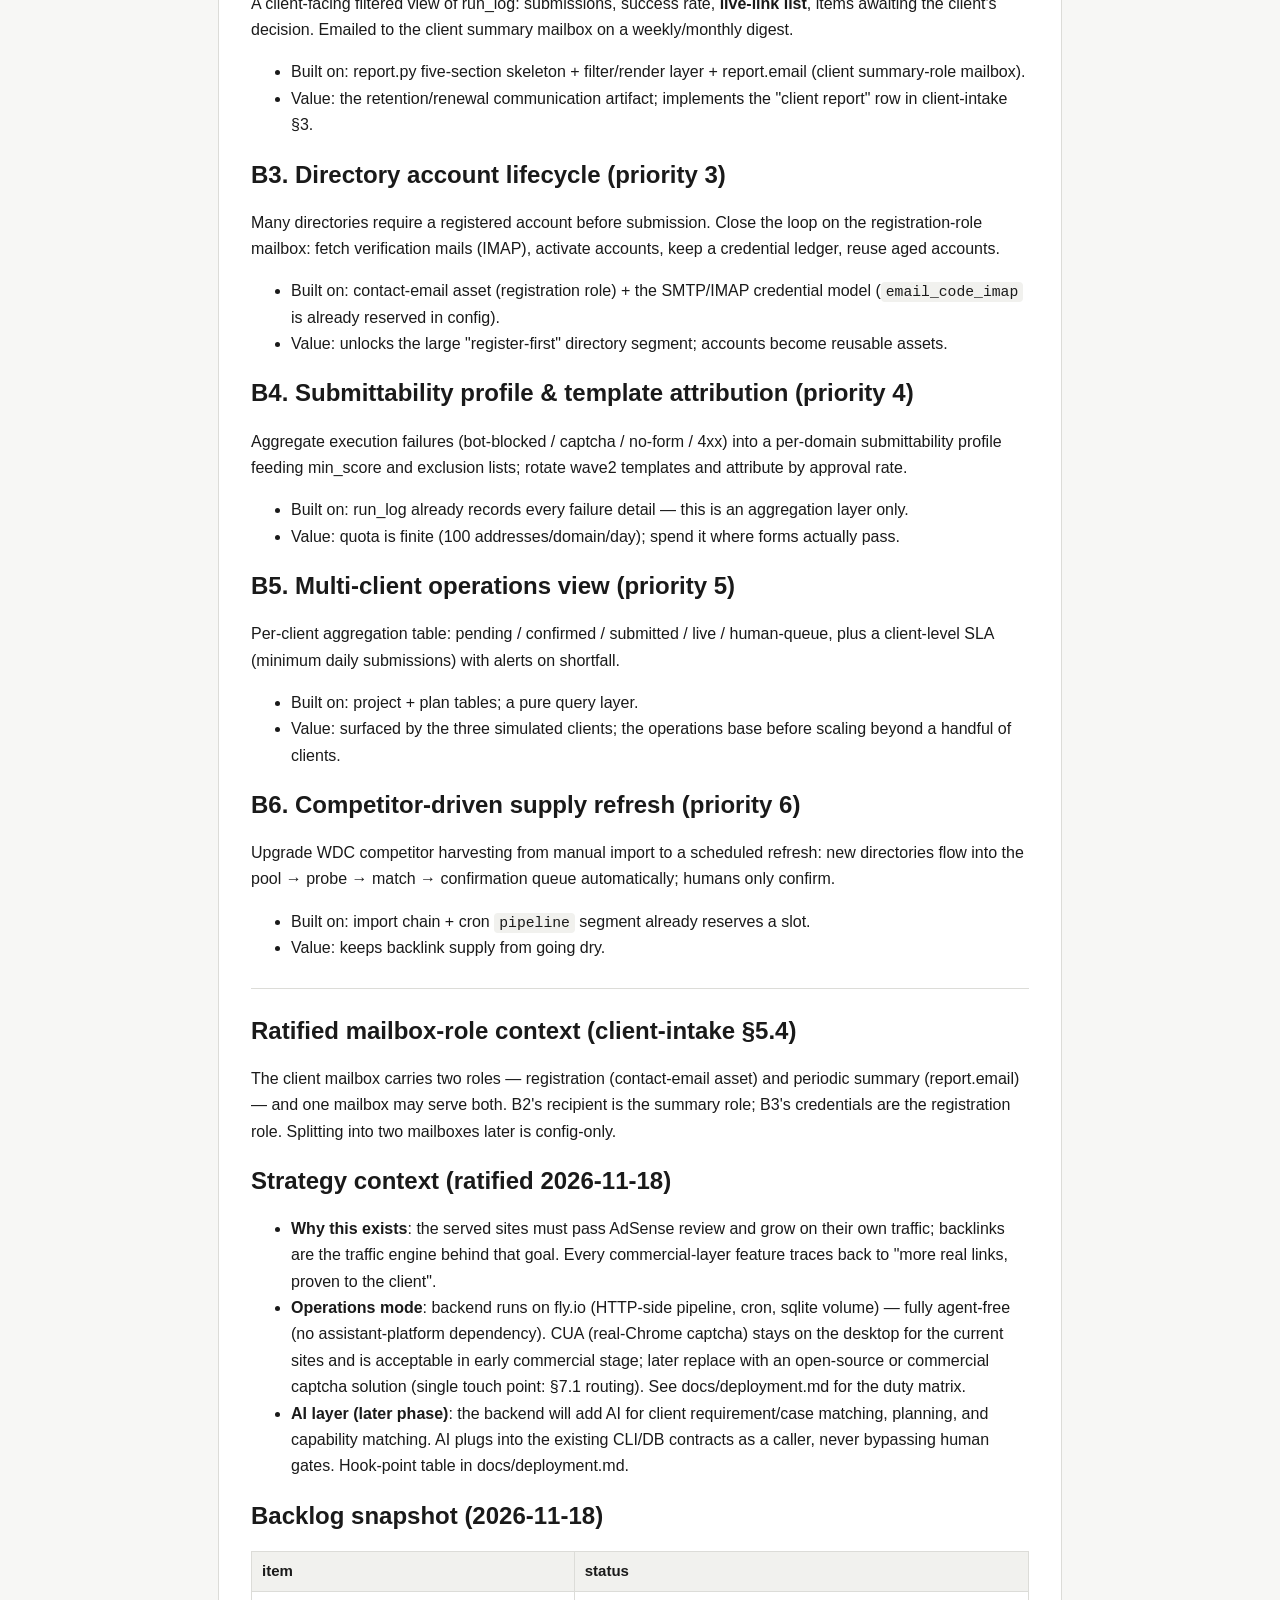
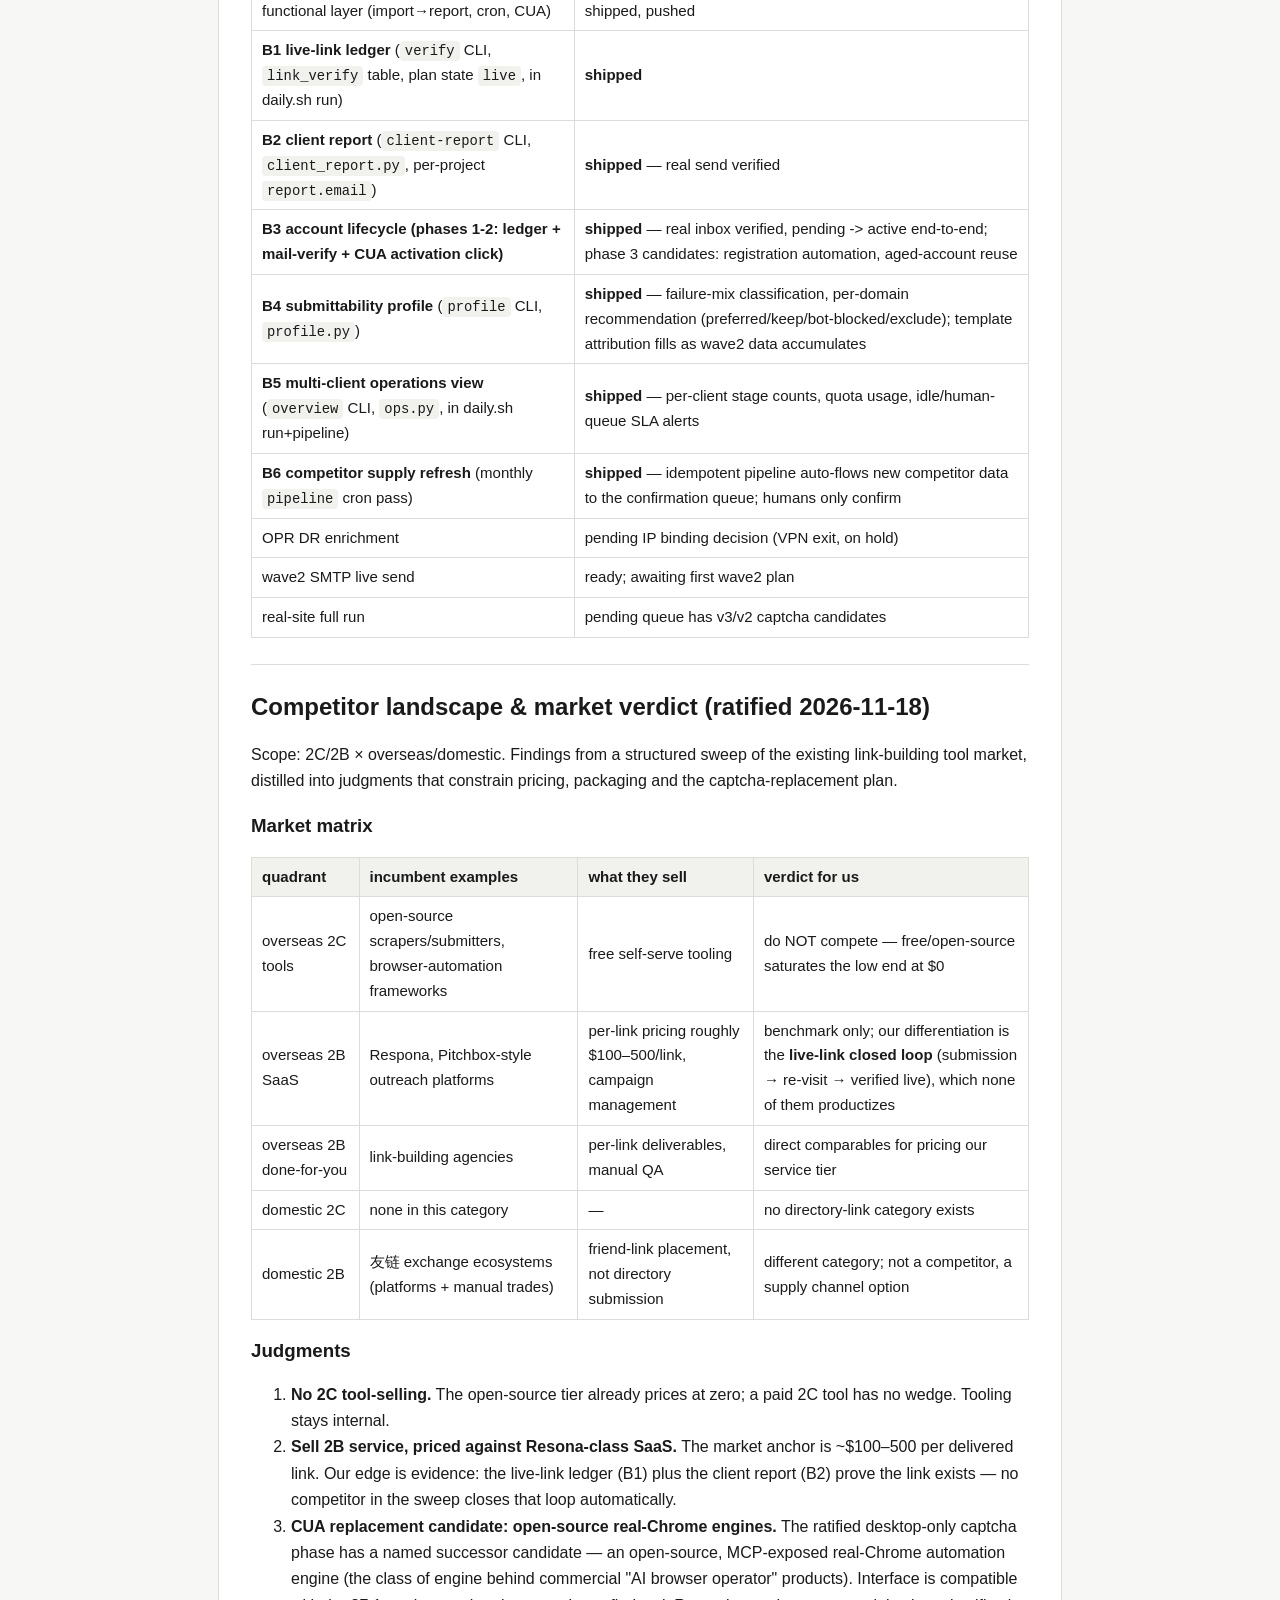
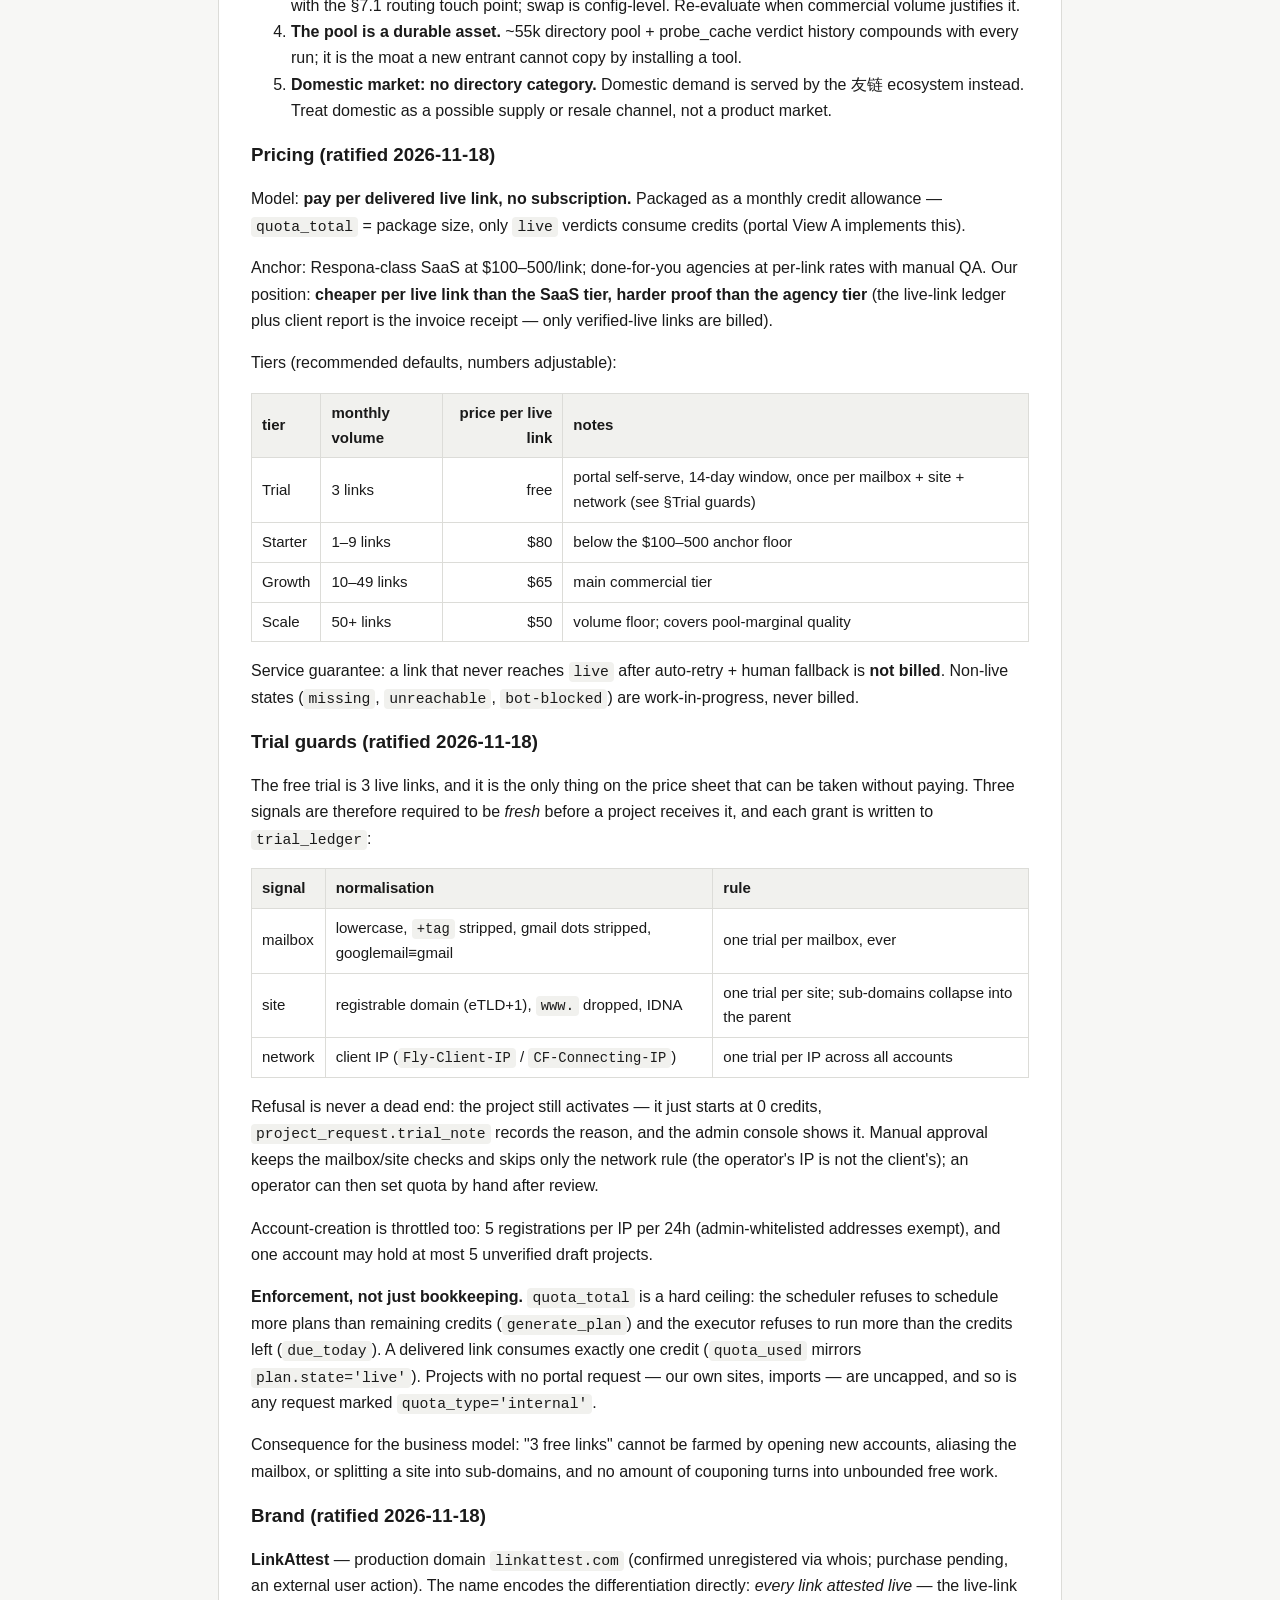
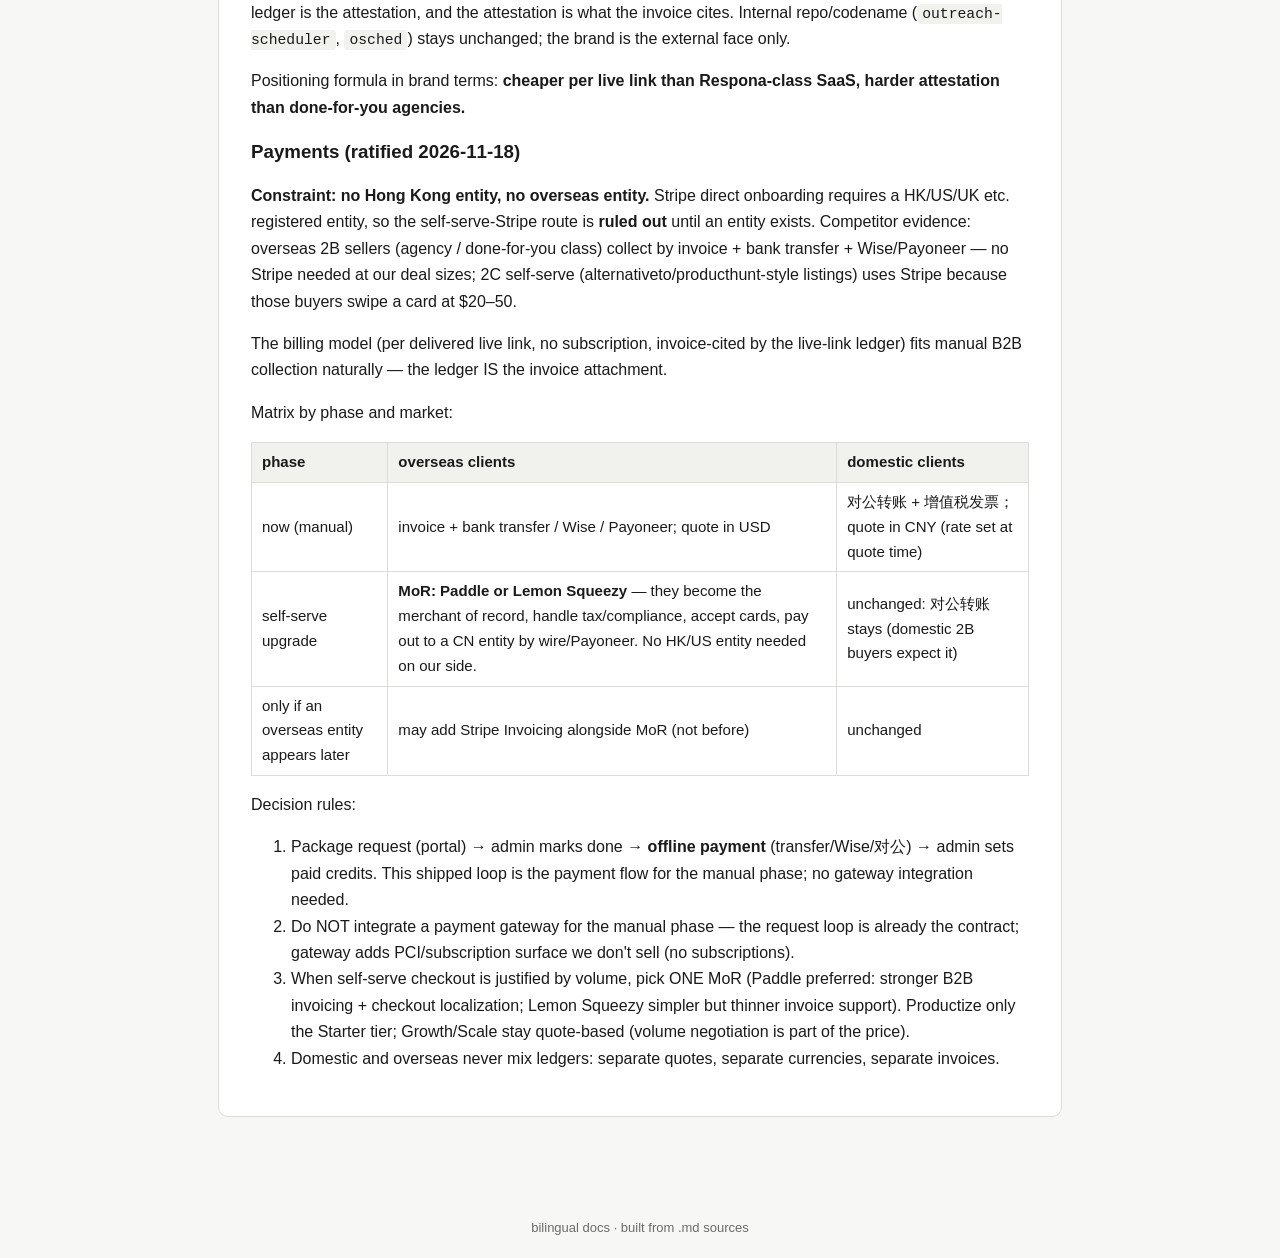
<file: docs/site/business.html>
<!DOCTYPE html>
<html lang="en" data-theme="day">
<head>
<meta charset="utf-8">
<meta name="viewport" content="width=device-width, initial-scale=1">
<title>Business layer — commercialization roadmap — outreach-scheduler docs</title>
<style>
:root[data-theme="day"] {
  --bg:#f7f7f5; --panel:#ffffff; --text:#1a1a1a; --muted:#6b6b6b;
  --border:#dcdcd8; --accent:#2563eb; --code-bg:#f1f1ee; --link:#2563eb;
}
:root[data-theme="night"] {
  --bg:#121417; --panel:#1c1f24; --text:#e4e6ea; --muted:#9aa0a8;
  --border:#2e333a; --accent:#7aa2f7; --code-bg:#23272e; --link:#7aa2f7;
}
* { box-sizing:border-box; }
body { margin:0; font-family:-apple-system,'Segoe UI','PingFang SC','Microsoft YaHei',sans-serif;
  background:var(--bg); color:var(--text); line-height:1.65; }
header { position:sticky; top:0; z-index:10; background:var(--panel);
  border-bottom:1px solid var(--border); padding:10px 18px;
  display:flex; align-items:center; gap:14px; flex-wrap:wrap; }
header .brand { font-weight:700; letter-spacing:.2px; text-decoration:none; color:var(--text); }
header nav { display:flex; gap:4px; flex-wrap:wrap; flex:1; }
header nav a { padding:4px 10px; border-radius:6px; text-decoration:none;
  color:var(--muted); font-size:14px; }
header nav a:hover { background:var(--code-bg); color:var(--text); }
header nav a.active { background:var(--accent); color:#fff; }
.toggles { display:flex; gap:8px; }
.toggles button { cursor:pointer; border:1px solid var(--border); background:var(--panel);
  color:var(--text); border-radius:6px; padding:4px 10px; font-size:13px; }
.toggles button:hover { background:var(--code-bg); }
main { max-width:880px; margin:0 auto; padding:28px 18px 80px; }
article { background:var(--panel); border:1px solid var(--border); border-radius:10px;
  padding:28px 32px; }
h1,h2,h3,h4 { line-height:1.3; color:var(--text); }
a { color:var(--link); }
code { background:var(--code-bg); padding:2px 5px; border-radius:4px;
  font-size:.92em; font-family:ui-monospace,SFMono-Regular,Menlo,Consolas,monospace; }
pre { background:var(--code-bg); padding:14px 16px; border-radius:8px;
  overflow-x:auto; border:1px solid var(--border); }
pre code { background:none; padding:0; }
table { border-collapse:collapse; width:100%; margin:14px 0; font-size:.94em; }
th,td { border:1px solid var(--border); padding:7px 10px; text-align:left; }
th { background:var(--code-bg); }
blockquote { border-left:3px solid var(--accent); margin:14px 0; padding:4px 16px;
  color:var(--muted); }
hr { border:none; border-top:1px solid var(--border); margin:26px 0; }
footer { text-align:center; color:var(--muted); font-size:13px; padding:20px; }
</style>
</head>
<body>
<header>
  <a class="brand" href="index.html">outreach-scheduler</a>
  <nav><a href="readme.html" data-en="Overview" data-zh="概览">Overview</a>
  <a href="business.html" class="active" data-en="Business" data-zh="业务层">Business</a>
  <a href="client-intake.html" data-en="Client Intake" data-zh="客户接入">Client Intake</a>
  <a href="deployment.html" data-en="Deployment" data-zh="部署">Deployment</a>
  <a href="operations.html" data-en="Operations" data-zh="运维">Operations</a>
  <a href="client-portal.html" data-en="Client Portal" data-zh="客户端门户">Client Portal</a>
  <a href="design.html" data-en="Design" data-zh="设计">Design</a></nav>
  <div class="toggles">
    <button id="lang" type="button">中文</button>
    <button id="theme" type="button">夜视</button>
  </div>
</header>
<main><article><div data-lang-en="1"><h1 style="display:none">Business layer — commercialization roadmap</h1><h1>Business layer — commercialization roadmap</h1>
<p><strong>Positioning: the business layer is the commercialization track.</strong> The
functional layer (import → probe → match → execute → report) is the
<em>machine</em>; the business layer is what turns the machine into a client
service that can be sold, delivered and renewed. Every item below either
produces client-visible deliverables (B1/B2), extends deliverable service
capacity (B3/B4), enables scaling to more clients (B5), or secures the
supply that the service resells (B6).</p>
<p>Derived from the shipped functional layer. This doc records the ratified
discussion: which business features build on that layer, in what order,
and why. No functional-layer rework is implied.</p>
<h2>Commercialization mapping</h2>
<table>
<thead>
<tr>
<th>commercialization question</th>
<th>answers</th>
</tr>
</thead>
<tbody>
<tr>
<td>客户凭什么付费？ What does the client pay for?</td>
<td>B1 live-link ledger + B2 client report</td>
</tr>
<tr>
<td>服务能力边界在哪？ What can we deliver?</td>
<td>B3 account lifecycle + B4 submittability</td>
</tr>
<tr>
<td>规模化靠什么？ How does it scale?</td>
<td>B5 multi-client ops view</td>
</tr>
<tr>
<td>货源谁保障？ Who secures supply?</td>
<td>B6 competitor refresh</td>
</tr>
</tbody>
</table>
<h2>Priority order: 1 → 2 → 3 first (proof-of-value closed loop), then 4/5 (efficiency), 6 (supply).</h2>
<hr />
<h2>B1. Live-link verification ledger  (priority 1)</h2>
<p><strong>Submission ≠ live link.</strong> After a plan reaches <code>submitted</code>/<code>sent</code>, re-visit
the directory page after N days and confirm the client's link actually
appears; produce a deliverable "live links list". Misses auto-retry or fall
to the human queue.</p>
<ul>
<li>Built on: plan state machine (new <code>live</code> state after <code>submitted</code>) +
  probe re-visit machinery (probe_cache already has the 30-day audit
  framework) + the CUA channel can reuse the same browser run.</li>
<li>Value: the only hard evidence a client pays for; without it the daily
  report's "submitted" is a process metric, not a result metric.</li>
</ul>
<p><strong>Evidence layer (shipped 2026-11-19).</strong> Verification is now a time
series, not a single verdict:</p>
<ul>
<li><code>link_check</code> — append-only event table (result, http, rel, anchor text,
  page sha256, timestamp). <code>link_verify</code> stays the latest-verdict summary
  consumed by the portal/report/scheduler.</li>
<li>Live plans are re-visited every 14 days (<code>RECHECK_AFTER_DAYS</code>); a
  recheck miss counts only missings <em>after</em> the first live verdict, so a
  delivered link is never yanked to human by pre-confirmation misses.</li>
<li>Every live link gets a public, tamper-evident receipt at
  <code>/evidence/&lt;plan&gt;.&lt;hmac&gt;</code> (<code>src/osched/evidence.py</code>): listing URL,
  anchor text, rel attribute (dofollow/nofollow), first-seen time, the
  last 12 checks, and the page hash at check time. No login; URL is
  unguessable and bound to one plan. Signing secret: <code>EVIDENCE_SECRET</code>
  env, or an auto-generated persistent file under data_root (0600).</li>
<li>Surfaced in the portal live-link ledger (receipt column), the client
  report (receipt URL lines), and <code>osched evidence-url &lt;plan_id&gt;</code>.</li>
<li>Competitive note: live monitoring alone is no longer a differentiator
  (ShipDR rechecks every 6h; Pitchbox ships per-link health monitoring).
  The wedge is the <em>public verifiable receipt</em> + never-billed-if-not-live</li>
<li>the survival curve that falls out of the check series.</li>
</ul>
<h2>B2. Client report  (priority 2)</h2>
<p>A client-facing filtered view of run_log: submissions, success rate,
<strong>live-link list</strong>, items awaiting the client's decision. Emailed to the
client summary mailbox on a weekly/monthly digest.</p>
<ul>
<li>Built on: report.py five-section skeleton + filter/render layer +
  report.email (client summary-role mailbox).</li>
<li>Value: the retention/renewal communication artifact; implements the
  "client report" row in client-intake §3.</li>
</ul>
<h2>B3. Directory account lifecycle  (priority 3)</h2>
<p>Many directories require a registered account before submission. Close the
loop on the registration-role mailbox: fetch verification mails (IMAP),
activate accounts, keep a credential ledger, reuse aged accounts.</p>
<ul>
<li>Built on: contact-email asset (registration role) + the SMTP/IMAP
  credential model (<code>email_code_imap</code> is already reserved in config).</li>
<li>Value: unlocks the large "register-first" directory segment; accounts
  become reusable assets.</li>
</ul>
<h2>B4. Submittability profile &amp; template attribution  (priority 4)</h2>
<p>Aggregate execution failures (bot-blocked / captcha / no-form / 4xx) into a
per-domain submittability profile feeding min_score and exclusion lists;
rotate wave2 templates and attribute by approval rate.</p>
<ul>
<li>Built on: run_log already records every failure detail — this is an
  aggregation layer only.</li>
<li>Value: quota is finite (100 addresses/domain/day); spend it where forms
  actually pass.</li>
</ul>
<h2>B5. Multi-client operations view  (priority 5)</h2>
<p>Per-client aggregation table: pending / confirmed / submitted / live /
human-queue, plus a client-level SLA (minimum daily submissions) with
alerts on shortfall.</p>
<ul>
<li>Built on: project + plan tables; a pure query layer.</li>
<li>Value: surfaced by the three simulated clients; the operations base
  before scaling beyond a handful of clients.</li>
</ul>
<h2>B6. Competitor-driven supply refresh  (priority 6)</h2>
<p>Upgrade WDC competitor harvesting from manual import to a scheduled
refresh: new directories flow into the pool → probe → match → confirmation
queue automatically; humans only confirm.</p>
<ul>
<li>Built on: import chain + cron <code>pipeline</code> segment already reserves a slot.</li>
<li>Value: keeps backlink supply from going dry.</li>
</ul>
<hr />
<h2>Ratified mailbox-role context (client-intake §5.4)</h2>
<p>The client mailbox carries two roles — registration (contact-email asset)
and periodic summary (report.email) — and one mailbox may serve both.
B2's recipient is the summary role; B3's credentials are the registration
role. Splitting into two mailboxes later is config-only.</p>
<h2>Strategy context (ratified 2026-11-18)</h2>
<ul>
<li><strong>Why this exists</strong>: the served sites must pass AdSense review and grow
  on their own traffic; backlinks are the traffic engine behind that goal.
  Every commercial-layer feature traces back to "more real links, proven
  to the client".</li>
<li><strong>Operations mode</strong>: backend runs on fly.io (HTTP-side pipeline, cron,
  sqlite volume) — fully agent-free (no assistant-platform dependency).
  CUA (real-Chrome captcha) stays on the desktop for the current sites and
  is acceptable in early commercial stage; later replace with an
  open-source or commercial captcha solution (single touch point: §7.1
  routing). See docs/deployment.md for the duty matrix.</li>
<li><strong>AI layer (later phase)</strong>: the backend will add AI for client
  requirement/case matching, planning, and capability matching. AI plugs
  into the existing CLI/DB contracts as a caller, never bypassing human
  gates. Hook-point table in docs/deployment.md.</li>
</ul>
<h2>Backlog snapshot (2026-11-18)</h2>
<table>
<thead>
<tr>
<th>item</th>
<th>status</th>
</tr>
</thead>
<tbody>
<tr>
<td>functional layer (import→report, cron, CUA)</td>
<td>shipped, pushed</td>
</tr>
<tr>
<td><strong>B1 live-link ledger</strong> (<code>verify</code> CLI, <code>link_verify</code> table, plan state <code>live</code>, in daily.sh run)</td>
<td><strong>shipped</strong></td>
</tr>
<tr>
<td><strong>B2 client report</strong> (<code>client-report</code> CLI, <code>client_report.py</code>, per-project <code>report.email</code>)</td>
<td><strong>shipped</strong> — real send verified</td>
</tr>
<tr>
<td><strong>B3 account lifecycle (phases 1-2: ledger + mail-verify + CUA activation click)</strong></td>
<td><strong>shipped</strong> — real inbox verified, pending -&gt; active end-to-end; phase 3 candidates: registration automation, aged-account reuse</td>
</tr>
<tr>
<td><strong>B4 submittability profile</strong> (<code>profile</code> CLI, <code>profile.py</code>)</td>
<td><strong>shipped</strong> — failure-mix classification, per-domain recommendation (preferred/keep/bot-blocked/exclude); template attribution fills as wave2 data accumulates</td>
</tr>
<tr>
<td><strong>B5 multi-client operations view</strong> (<code>overview</code> CLI, <code>ops.py</code>, in daily.sh run+pipeline)</td>
<td><strong>shipped</strong> — per-client stage counts, quota usage, idle/human-queue SLA alerts</td>
</tr>
<tr>
<td><strong>B6 competitor supply refresh</strong> (monthly <code>pipeline</code> cron pass)</td>
<td><strong>shipped</strong> — idempotent pipeline auto-flows new competitor data to the confirmation queue; humans only confirm</td>
</tr>
<tr>
<td>OPR DR enrichment</td>
<td>pending IP binding decision (VPN exit, on hold)</td>
</tr>
<tr>
<td>wave2 SMTP live send</td>
<td>ready; awaiting first wave2 plan</td>
</tr>
<tr>
<td>real-site full run</td>
<td>pending queue has v3/v2 captcha candidates</td>
</tr>
</tbody>
</table>
<hr />
<h2>Competitor landscape &amp; market verdict (ratified 2026-11-18)</h2>
<p>Scope: 2C/2B × overseas/domestic. Findings from a structured sweep of the
existing link-building tool market, distilled into judgments that constrain
pricing, packaging and the captcha-replacement plan.</p>
<h3>Market matrix</h3>
<table>
<thead>
<tr>
<th>quadrant</th>
<th>incumbent examples</th>
<th>what they sell</th>
<th>verdict for us</th>
</tr>
</thead>
<tbody>
<tr>
<td>overseas 2C tools</td>
<td>open-source scrapers/submitters, browser-automation frameworks</td>
<td>free self-serve tooling</td>
<td>do NOT compete — free/open-source saturates the low end at $0</td>
</tr>
<tr>
<td>overseas 2B SaaS</td>
<td>Respona, Pitchbox-style outreach platforms</td>
<td>per-link pricing roughly $100–500/link, campaign management</td>
<td>benchmark only; our differentiation is the <strong>live-link closed loop</strong> (submission → re-visit → verified live), which none of them productizes</td>
</tr>
<tr>
<td>overseas 2B done-for-you</td>
<td>link-building agencies</td>
<td>per-link deliverables, manual QA</td>
<td>direct comparables for pricing our service tier</td>
</tr>
<tr>
<td>domestic 2C</td>
<td>none in this category</td>
<td>—</td>
<td>no directory-link category exists</td>
</tr>
<tr>
<td>domestic 2B</td>
<td>友链 exchange ecosystems (platforms + manual trades)</td>
<td>friend-link placement, not directory submission</td>
<td>different category; not a competitor, a supply channel option</td>
</tr>
</tbody>
</table>
<h3>Judgments</h3>
<ol>
<li><strong>No 2C tool-selling.</strong> The open-source tier already prices at zero; a
   paid 2C tool has no wedge. Tooling stays internal.</li>
<li><strong>Sell 2B service, priced against Resona-class SaaS.</strong> The market anchor
   is ~$100–500 per delivered link. Our edge is evidence: the live-link
   ledger (B1) plus the client report (B2) prove the link exists — no
   competitor in the sweep closes that loop automatically.</li>
<li><strong>CUA replacement candidate: open-source real-Chrome engines.</strong> The
   ratified desktop-only captcha phase has a named successor candidate —
   an open-source, MCP-exposed real-Chrome automation engine (the class of
   engine behind commercial "AI browser operator" products). Interface is
   compatible with the §7.1 routing touch point; swap is config-level.
   Re-evaluate when commercial volume justifies it.</li>
<li><strong>The pool is a durable asset.</strong> ~55k directory pool + probe_cache
   verdict history compounds with every run; it is the moat a new entrant
   cannot copy by installing a tool.</li>
<li><strong>Domestic market: no directory category.</strong> Domestic demand is served
   by the 友链 ecosystem instead. Treat domestic as a possible supply or
   resale channel, not a product market.</li>
</ol>
<h3>Pricing (ratified 2026-11-18)</h3>
<p>Model: <strong>pay per delivered live link, no subscription.</strong> Packaged as a
monthly credit allowance — <code>quota_total</code> = package size, only <code>live</code>
verdicts consume credits (portal View A implements this).</p>
<p>Anchor: Respona-class SaaS at $100–500/link; done-for-you agencies at
per-link rates with manual QA. Our position: <strong>cheaper per live link than
the SaaS tier, harder proof than the agency tier</strong> (the live-link ledger
plus client report is the invoice receipt — only verified-live links are
billed).</p>
<p>Tiers (recommended defaults, numbers adjustable):</p>
<table>
<thead>
<tr>
<th>tier</th>
<th>monthly volume</th>
<th style="text-align: right;">price per live link</th>
<th>notes</th>
</tr>
</thead>
<tbody>
<tr>
<td>Trial</td>
<td>3 links</td>
<td style="text-align: right;">free</td>
<td>portal self-serve, 14-day window, once per mailbox + site + network (see §Trial guards)</td>
</tr>
<tr>
<td>Starter</td>
<td>1–9 links</td>
<td style="text-align: right;">$80</td>
<td>below the $100–500 anchor floor</td>
</tr>
<tr>
<td>Growth</td>
<td>10–49 links</td>
<td style="text-align: right;">$65</td>
<td>main commercial tier</td>
</tr>
<tr>
<td>Scale</td>
<td>50+ links</td>
<td style="text-align: right;">$50</td>
<td>volume floor; covers pool-marginal quality</td>
</tr>
</tbody>
</table>
<p>Service guarantee: a link that never reaches <code>live</code> after auto-retry +
human fallback is <strong>not billed</strong>. Non-live states (<code>missing</code>,
<code>unreachable</code>, <code>bot-blocked</code>) are work-in-progress, never billed.</p>
<h3>Trial guards (ratified 2026-11-18)</h3>
<p>The free trial is 3 live links, and it is the only thing on the price
sheet that can be taken without paying. Three signals are therefore
required to be <em>fresh</em> before a project receives it, and each grant is
written to <code>trial_ledger</code>:</p>
<table>
<thead>
<tr>
<th>signal</th>
<th>normalisation</th>
<th>rule</th>
</tr>
</thead>
<tbody>
<tr>
<td>mailbox</td>
<td>lowercase, <code>+tag</code> stripped, gmail dots stripped, googlemail≡gmail</td>
<td>one trial per mailbox, ever</td>
</tr>
<tr>
<td>site</td>
<td>registrable domain (eTLD+1), <code>www.</code> dropped, IDNA</td>
<td>one trial per site; sub-domains collapse into the parent</td>
</tr>
<tr>
<td>network</td>
<td>client IP (<code>Fly-Client-IP</code> / <code>CF-Connecting-IP</code>)</td>
<td>one trial per IP across all accounts</td>
</tr>
</tbody>
</table>
<p>Refusal is never a dead end: the project still activates — it just starts
at 0 credits, <code>project_request.trial_note</code> records the reason, and the
admin console shows it. Manual approval keeps the mailbox/site checks and
skips only the network rule (the operator's IP is not the client's);
an operator can then set quota by hand after review.</p>
<p>Account-creation is throttled too: 5 registrations per IP per 24h
(admin-whitelisted addresses exempt), and one account may hold at most
5 unverified draft projects.</p>
<p><strong>Enforcement, not just bookkeeping.</strong> <code>quota_total</code> is a hard ceiling:
the scheduler refuses to schedule more plans than remaining credits
(<code>generate_plan</code>) and the executor refuses to run more than the credits
left (<code>due_today</code>). A delivered link consumes exactly one credit
(<code>quota_used</code> mirrors <code>plan.state='live'</code>). Projects with no portal
request — our own sites, imports — are uncapped, and so is any request
marked <code>quota_type='internal'</code>.</p>
<p>Consequence for the business model: "3 free links" cannot be farmed by
opening new accounts, aliasing the mailbox, or splitting a site into
sub-domains, and no amount of couponing turns into unbounded free work.</p>
<h3>Brand (ratified 2026-11-18)</h3>
<p><strong>LinkAttest</strong> — production domain <code>linkattest.com</code> (confirmed
unregistered via whois; purchase pending, an external user action).
The name encodes the differentiation directly: <em>every link attested
live</em> — the live-link ledger is the attestation, and the attestation is
what the invoice cites. Internal repo/codename (<code>outreach-scheduler</code>,
<code>osched</code>) stays unchanged; the brand is the external face only.</p>
<p>Positioning formula in brand terms: <strong>cheaper per live link than
Respona-class SaaS, harder attestation than done-for-you agencies.</strong></p>
<h3>Payments (ratified 2026-11-18)</h3>
<p><strong>Constraint: no Hong Kong entity, no overseas entity.</strong> Stripe direct
onboarding requires a HK/US/UK etc. registered entity, so the
self-serve-Stripe route is <strong>ruled out</strong> until an entity exists.
Competitor evidence: overseas 2B sellers (agency / done-for-you class)
collect by invoice + bank transfer + Wise/Payoneer — no Stripe needed at
our deal sizes; 2C self-serve (alternativeto/producthunt-style listings)
uses Stripe because those buyers swipe a card at $20–50.</p>
<p>The billing model (per delivered live link, no subscription, invoice-cited
by the live-link ledger) fits manual B2B collection naturally — the
ledger IS the invoice attachment.</p>
<p>Matrix by phase and market:</p>
<table>
<thead>
<tr>
<th>phase</th>
<th>overseas clients</th>
<th>domestic clients</th>
</tr>
</thead>
<tbody>
<tr>
<td>now (manual)</td>
<td>invoice + bank transfer / Wise / Payoneer; quote in USD</td>
<td>对公转账 + 增值税发票；quote in CNY (rate set at quote time)</td>
</tr>
<tr>
<td>self-serve upgrade</td>
<td><strong>MoR: Paddle or Lemon Squeezy</strong> — they become the merchant of record, handle tax/compliance, accept cards, pay out to a CN entity by wire/Payoneer. No HK/US entity needed on our side.</td>
<td>unchanged: 对公转账 stays (domestic 2B buyers expect it)</td>
</tr>
<tr>
<td>only if an overseas entity appears later</td>
<td>may add Stripe Invoicing alongside MoR (not before)</td>
<td>unchanged</td>
</tr>
</tbody>
</table>
<p>Decision rules:</p>
<ol>
<li>Package request (portal) → admin marks done → <strong>offline payment</strong>
   (transfer/Wise/对公) → admin sets paid credits. This shipped loop is
   the payment flow for the manual phase; no gateway integration needed.</li>
<li>Do NOT integrate a payment gateway for the manual phase — the request
   loop is already the contract; gateway adds PCI/subscription surface we
   don't sell (no subscriptions).</li>
<li>When self-serve checkout is justified by volume, pick ONE MoR
   (Paddle preferred: stronger B2B invoicing + checkout localization;
   Lemon Squeezy simpler but thinner invoice support). Productize only
   the Starter tier; Growth/Scale stay quote-based (volume negotiation
   is part of the price).</li>
<li>Domestic and overseas never mix ledgers: separate quotes, separate
   currencies, separate invoices.</li>
</ol></div>
<div data-lang-en="0" style="display:none"><h1 style="display:none">业务层 — 商业化落地路线图</h1><h1>业务层 — 商业化落地路线图</h1>
<p><strong>定位：业务层就是商业化落地轨道。</strong> 功能层（import → probe → match →
execute → report）是「机器」；业务层是把机器变成可售卖、可交付、可续费
的客户服务。下面每一项要么产出客户可见的交付物（B1/B2），要么扩展可交付
的服务能力（B3/B4），要么支撑规模化接更多客户（B5），要么保障服务的货源
（B6）。</p>
<p>基于已交付的功能层。本文档记录已讨论定稿的业务层功能：各自建立在哪些
现有模块之上、顺序与理由。不涉及功能层返工。</p>
<h2>商业化对应关系</h2>
<table>
<thead>
<tr>
<th>商业化问题</th>
<th>回答</th>
</tr>
</thead>
<tbody>
<tr>
<td>客户凭什么付费？</td>
<td>B1 实链台账 + B2 客户报告</td>
</tr>
<tr>
<td>服务能力边界在哪？</td>
<td>B3 账号生命周期 + B4 可投递性画像</td>
</tr>
<tr>
<td>规模化靠什么？</td>
<td>B5 多客户运营视图</td>
</tr>
<tr>
<td>货源谁保障？</td>
<td>B6 竞品供给刷新</td>
</tr>
</tbody>
</table>
<h2>优先级：1 → 2 → 3 先做（价值证明闭环），4/5 效率层，6 供给层。</h2>
<hr />
<h2>B1. 实链确认台账（优先级 1）</h2>
<p><strong>提交成功 ≠ 链接上线。</strong> 计划到达 <code>submitted</code>/<code>sent</code> 后，N 天后自动回访
该目录页，确认客户链接真实出现；产出可交付的「已上线链接清单」。未出现的
自动重投或进人工队列。</p>
<ul>
<li>建立在：plan 状态机（<code>submitted</code> 后新增 <code>live</code> 状态）+ probe 回访机制
  （probe_cache 已有 30 天审计框架）+ CUA 通道可复用同一次浏览器会话。</li>
<li>价值：客户付费的唯一硬证据；没有它，日报里的 submitted 只是过程指标。</li>
</ul>
<p><strong>证据层（2026-11-19 上线）。</strong> 验活从「单次判定」升级为时间序列：</p>
<ul>
<li><code>link_check</code> —— append-only 事件表（result、http、rel、锚文本、页面
  sha256、时间戳）。<code>link_verify</code> 保持「最新判定」摘要，门户/报告/调度
  的既有查询零改动。</li>
<li>已上线的链接每 14 天复检一轮（<code>RECHECK_AFTER_DAYS</code>）；复检未命中只统计
  <strong>首次 live 之后</strong> 的 missing，确认前的未命中不会把已交付链接拽进人工。</li>
<li>每条 live 链接都有公开、防篡改的证据页 <code>/evidence/&lt;plan&gt;.&lt;hmac&gt;</code>
  （<code>src/osched/evidence.py</code>）：listing 地址、锚文本、rel 属性
  （dofollow/nofollow）、首次发现时间、最近 12 次复检、检查时的页面指纹。
  免登录；URL 不可猜且与单一 plan 绑定。签名密钥：<code>EVIDENCE_SECRET</code>
  环境变量，缺省在 data_root 自动生成持久密钥文件（0600）。</li>
<li>暴露位置：门户实链台账（receipt 列）、客户报告（receipt URL 行）、
  CLI <code>osched evidence-url &lt;plan_id&gt;</code>。</li>
<li>竞品注记：单纯「live 监控」已不是差异点（ShipDR 每 6 小时复检、
  Pitchbox 有逐链健康监控）。真正的楔子是<strong>公开可验证的证据页</strong> +
  不 live 不计费 + 复检序列自然产出的链接存活曲线。</li>
</ul>
<h2>B2. 客户报告（优先级 2）</h2>
<p>面向客户的 run_log 过滤视图：提交数、成功率、<strong>实链清单</strong>、待客户决策项。
按周/月摘要直发客户汇总邮箱。</p>
<ul>
<li>建立在：report.py 五段式骨架 + 过滤/渲染层 + report.email（客户邮箱的
  汇总角色）。</li>
<li>价值：续费沟通载体；落地 client-intake §3 的「客户报告」条目。</li>
</ul>
<h2>B3. 目录账号生命周期（优先级 3）</h2>
<p>大量目录要求先注册账号才能提交。把注册角色邮箱的链路闭合：自动收验证信
（IMAP）、激活账号、凭据台账、老账号复用换量。</p>
<ul>
<li>建立在：contact-email 资产（注册角色）+ SMTP/IMAP 凭据模型
  （config 里 <code>email_code_imap</code> 已预留）。</li>
<li>价值：解锁大批「需注册」目录；账号成为可复用资产。</li>
</ul>
<h2>B4. 可投递性画像与模板归因（优先级 4）</h2>
<p>把执行失败原因聚合（bot-blocked / captcha / 无表单 / 4xx）成每域名
「可投递性画像」，反哺 min_score 和排除清单；wave2 多模板轮换按通过率
归因。</p>
<ul>
<li>建立在：run_log 已记录全部失败明细——纯聚合层。</li>
<li>价值：配额有限（域名 100 地址/天），把额度花在能通过的站点上。</li>
</ul>
<h2>B5. 多客户运营视图（优先级 5）</h2>
<p>按客户聚合总表：pending / confirmed / 已提交 / 实链 / 人工待办，加客户级
SLA（每日最低提交数）与不达标预警。</p>
<ul>
<li>建立在：project + plan 表；纯查询层。</li>
<li>价值：三个模拟客户已暴露的需求；规模化前的运营底座。</li>
</ul>
<h2>B6. 竞品驱动的供给刷新（优先级 6）</h2>
<p>WDC 竞品收割从手动导入升级为定时刷新：新目录自动入池 → probe → match →
待确认队列，人只做 confirm。</p>
<ul>
<li>建立在：import 链路 + cron <code>pipeline</code> 段已留位。</li>
<li>价值：外链供给不断档。</li>
</ul>
<hr />
<h2>邮箱角色模型背景（client-intake §5.4 已定稿）</h2>
<p>客户邮箱承担两种角色——注册（contact-email 资产）与阶段性汇总
（report.email），一个邮箱可同时兼任。B2 的收件人是汇总角色，B3 的凭据
是注册角色。将来拆成两个邮箱只改配置。</p>
<h2>战略背景（2026-11-18 拍板）</h2>
<ul>
<li><strong>为什么做这个</strong>：服务的站点要过 AdSense 审核、靠自身流量增长；外链
  是这一目标的流量引擎。商业层每个功能都回溯到「更多真实链接，向客户
  证明」。</li>
<li><strong>运营形态</strong>：后台跑 fly.io（HTTP 侧 pipeline + cron + sqlite 卷），
  完全脱离智能体平台运行（任何环节无平台依赖）。CUA（真 Chrome 验证
  码）前期留在本地服务现有站点、商业初期可接受；后期替换为开源或商用
  验证码方案（唯一接触点 §7.1 路由）。职责矩阵见 docs/deployment.zh.md。</li>
<li><strong>AI 层（后期）</strong>：后台将加入 AI 用于客户需求/案例对接、策划、能力
  对接。AI 只作为现有 CLI/DB 契约的调用方，不绕过人工闸。挂接点表见
  docs/deployment.zh.md。</li>
</ul>
<h2>积压快照（2026-11-18）</h2>
<table>
<thead>
<tr>
<th>项</th>
<th>状态</th>
</tr>
</thead>
<tbody>
<tr>
<td>功能层（import→report、cron、CUA）</td>
<td>已交付并推送</td>
</tr>
<tr>
<td><strong>B1 实链台账</strong>（verify CLI、link_verify 表、plan 新状态 live、已接入 daily.sh run）</td>
<td><strong>已交付</strong></td>
</tr>
<tr>
<td><strong>B2 客户报告</strong>（client-report CLI、client_report.py、项目级 report.email）</td>
<td><strong>已交付</strong>——实发已验证</td>
</tr>
<tr>
<td><strong>B3 账号生命周期（一、二期：台账 + 收信 + CUA 激活点击）</strong></td>
<td><strong>已交付</strong>——真实收件箱验证、pending→active 端到端；三期候选：注册自动化、老账号复用</td>
</tr>
<tr>
<td><strong>B4 可投递性画像</strong>（profile CLI、profile.py）</td>
<td><strong>已交付</strong>——失败归类、每域名处置建议（preferred/keep/bot-blocked/exclude）；模板归因随 wave2 数据积累自动出现</td>
</tr>
<tr>
<td><strong>B5 多客户运营视图</strong>（overview CLI、ops.py、已接入 daily.sh run+pipeline）</td>
<td><strong>已交付</strong>——每客户全阶段计数、配额占用、空闲/人工队列 SLA 告警</td>
</tr>
<tr>
<td><strong>B6 竞品供给刷新</strong>（月度 pipeline cron）</td>
<td><strong>已交付</strong>——幂等 pipeline 自动把新竞品数据流入待确认队列，人只做 confirm</td>
</tr>
<tr>
<td>OPR DR 富化</td>
<td>待 IP 绑定决策（VPN 出口，暂挂）</td>
</tr>
<tr>
<td>wave2 SMTP 实发</td>
<td>就绪；等第一条 wave2 计划</td>
</tr>
<tr>
<td>真站全链路</td>
<td>pending 队列有 v3/v2 验证码候选</td>
</tr>
</tbody>
</table>
<hr />
<h2>竞品格局与市场裁决（2026-11-18 定稿）</h2>
<p>范围：2C/2B × 海外/国内。对外链工具市场做了结构化扫描，结论收敛为
对定价、打包与验证码替换计划有约束力的判断。</p>
<h3>市场矩阵</h3>
<table>
<thead>
<tr>
<th>象限</th>
<th>现有玩家</th>
<th>卖什么</th>
<th>我们的裁决</th>
</tr>
</thead>
<tbody>
<tr>
<td>海外 2C 工具</td>
<td>开源采集/提交器、浏览器自动化框架</td>
<td>免费自助工具</td>
<td>不做——免费/开源已把低端打到 $0</td>
</tr>
<tr>
<td>海外 2B SaaS</td>
<td>Respona、Pitchbox 类外联平台</td>
<td>按 link 计费约 $100–500，加活动管理</td>
<td>只做定价锚；我们的差异点是<strong>实链闭环</strong>（提交→回访→验证上线），扫描范围内没有竞品把它产品化</td>
</tr>
<tr>
<td>海外 2B 代做</td>
<td>外链代发服务商</td>
<td>按 link 交付，人工质检</td>
<td>我们服务档位的直接定价参照</td>
</tr>
<tr>
<td>国内 2C</td>
<td>该品类不存在</td>
<td>—</td>
<td>无目录外链品类</td>
</tr>
<tr>
<td>国内 2B</td>
<td>友链交换生态（平台+人工换链）</td>
<td>友链位，不是目录提交</td>
<td>不同品类；不是竞品，是可选供给渠道</td>
</tr>
</tbody>
</table>
<h3>判断</h3>
<ol>
<li><strong>不做 2C 工具。</strong> 开源层已是零价，付费 2C 工具没有楔子。工具只留
   内部自用。</li>
<li><strong>卖 2B 服务，对标 Resona 级 SaaS 定价。</strong> 市场锚点约 $100–500/实链。
   我们的筹码是证据：实链台账（B1）+ 客户报告（B2）能证明链接存在——
   扫描范围内没有竞品自动闭合这个环。</li>
<li><strong>CUA 替换候选：开源真 Chrome 引擎。</strong> 已定稿的「验证码留桌面」阶段
   有具名继任者——开源、以 MCP 接口暴露的真 Chrome 自动化引擎（即商业
   「AI 浏览器操作员」产品背后的那一类引擎）。接口与 §7.1 路由接触点
   兼容，替换是配置级改动。商业量起来后再评估切换。</li>
<li><strong>池子是长期资产。</strong> ~55k 目录池 + probe_cache 判定史随每次运行
   复利增长；这是新进入者装个工具抄不走的护城河。</li>
<li><strong>国内市场：无目录品类。</strong> 国内需求由友链生态承接。把国内当作可能的
   供给或转售渠道，而不是产品市场。</li>
</ol>
<h3>定价（2026-11-18 定稿）</h3>
<p>模式：<strong>按交付实链计价，不做订阅。</strong> 打包为月度额度包——<code>quota_total</code>=
套餐大小，只有 <code>live</code> 判定消耗额度（门户 View A 按此实现）。</p>
<p>锚点：Respona 级 SaaS $100–500/link；代做服务商按条交付、人工质检。
我们的定位：<strong>比 SaaS 档便宜的每实链价格 + 比代做档更硬的上线凭证</strong>
（实链台账 + 客户报告就是开票凭证——只对验证上线的链接收费）。</p>
<p>档位（推荐默认值，数字可调）：</p>
<table>
<thead>
<tr>
<th>档位</th>
<th>月度规模</th>
<th style="text-align: right;">每实链价格</th>
<th>说明</th>
</tr>
</thead>
<tbody>
<tr>
<td>试用</td>
<td>3 条</td>
<td style="text-align: right;">免费</td>
<td>门户自助，14 天窗口，按「邮箱 + 站点 + 网络」各限一次（见 §试用防刷）</td>
</tr>
<tr>
<td>入门</td>
<td>1–9 条</td>
<td style="text-align: right;">$80</td>
<td>低于 $100–500 锚点下限</td>
</tr>
<tr>
<td>成长</td>
<td>10–49 条</td>
<td style="text-align: right;">$65</td>
<td>主力商业档</td>
</tr>
<tr>
<td>规模</td>
<td>50+ 条</td>
<td style="text-align: right;">$50</td>
<td>走量下限；覆盖池子边际质量</td>
</tr>
</tbody>
</table>
<p>服务保障：自动重试 + 人工兜底后仍未到 <code>live</code> 的链接<strong>不计费</strong>。
非 live 状态（<code>missing</code>/<code>unreachable</code>/<code>bot-blocked</code>）属进行中，
永不计费。</p>
<h3>试用防刷（2026-11-18 定稿）</h3>
<p>免费试用 = 3 条实链，是价目表上唯一「不付钱也能拿到」的东西。因此
只有三个信号<strong>同时是新的</strong>，项目才发放试用，且每次发放都写进
<code>trial_ledger</code>：</p>
<table>
<thead>
<tr>
<th>信号</th>
<th>归一规则</th>
<th>限制</th>
</tr>
</thead>
<tbody>
<tr>
<td>邮箱</td>
<td>小写、去 <code>+tag</code>、gmail 去点、googlemail≡gmail</td>
<td>一个邮箱终身一次</td>
</tr>
<tr>
<td>站点</td>
<td>可注册域（eTLD+1）、去 <code>www.</code>、IDNA</td>
<td>一个站点一次；子域归到父域</td>
</tr>
<tr>
<td>网络</td>
<td>客户端 IP（<code>Fly-Client-IP</code> / <code>CF-Connecting-IP</code>）</td>
<td>一个 IP 跨所有账号一次</td>
</tr>
</tbody>
</table>
<p>拒发不是死路：项目照常激活，只是从 0 额度起步，原因写进
<code>project_request.trial_note</code>，超管后台可见。人工审批保留邮箱／站点
校验，只跳过网络规则（审批时拿到的是运营者的 IP，不是客户的），
运营者可复核后手动设额度。</p>
<p>建号也受限：同一 IP 24 小时内最多注册 5 个（白名单邮箱豁免），
一个账号最多同时持有 5 个未验证草稿项目。</p>
<p><strong>是执行，不只是记账。</strong> <code>quota_total</code> 是硬上限：排期侧拒绝排超剩余
额度的计划（<code>generate_plan</code>），执行侧拒绝跑超剩余额度的计划
（<code>due_today</code>）；一条实链恰好吃掉一个额度（<code>quota_used</code> 镜像
<code>plan.state='live'</code>）。没有门户请求的项目（自有站、导入）不受限；
<code>quota_type='internal'</code> 的自有站同样不受限。</p>
<p>对商业模式的直接后果：「3 条免费」无法靠开新号、换邮箱别名、把站点
拆成子域来刷，任何优惠都不会变成无限免费工。</p>
<h3>品牌（2026-11-18 定稿）</h3>
<p><strong>LinkAttest</strong> — 生产域名 <code>linkattest.com</code>（whois 确认未注册；购买
待办，属用户外部动作）。名字直接编码差异点：<em>every link attested
live</em>——实链台账就是出证，出证就是开票引用的凭证。内部仓库/代号
（<code>outreach-scheduler</code>、<code>osched</code>）不变，品牌只做对外门面。</p>
<p>用品牌语表述定位公式：<strong>比 Respona 级 SaaS 每实链更便宜，比代做
服务商出证更硬。</strong></p>
<h3>支付（2026-11-18 定稿）</h3>
<p><strong>约束：无香港主体，无海外主体。</strong> Stripe 直连入驻需要港/美/英等
注册主体，所以在主体落地前，Stripe 自助收款路线<strong>排除</strong>。
竞品证据：海外 2B 卖家（代做/服务商类）用 发票 + 银行转账 +
Wise/Payoneer 收款——我们这个客单规模用不上 Stripe；2C 自助
（alternativeto/producthunt 类上架）才走 Stripe，因为那类买家在
$20–50 价位刷卡。</p>
<p>计费模式（按交付实链计价、无订阅、由实链台账出证）天然适配人工
2B 收款——台账本身就是发票附件。</p>
<p>分阶段分市场矩阵：</p>
<table>
<thead>
<tr>
<th>阶段</th>
<th>海外客户</th>
<th>国内客户</th>
</tr>
</thead>
<tbody>
<tr>
<td>现在（人工）</td>
<td>发票 + 银行转账 / Wise / Payoneer；以 USD 报价</td>
<td>对公转账 + 增值税发票；以 CNY 报价（报价时锁定汇率）</td>
</tr>
<tr>
<td>自助化升级</td>
<td><strong>MoR：Paddle 或 Lemon Squeezy</strong>——它们成为记录商户（merchant of record），承担税务/合规、收卡，以 wire/Payoneer 打款给国内主体。我方无需港/美主体。</td>
<td>不变：对公转账保留（国内 2B 买家默认预期）</td>
</tr>
<tr>
<td>仅当日后出现海外主体</td>
<td>可在 MoR 之外加 Stripe Invoicing（此前不加）</td>
<td>不变</td>
</tr>
</tbody>
</table>
<p>决策规则：</p>
<ol>
<li>套餐申请（门户）→ 管理员标记完成 → <strong>线下收款</strong>
   （转账/Wise/对公）→ 管理员设置付费额度。已交付的闭环就是人工
   阶段的支付流程，无需接网关。</li>
<li>人工阶段<strong>不接支付网关</strong>——申请闭环本身就是契约；网关带来
   PCI/订阅面，而我们不卖订阅。</li>
<li>量起来需要自助结账时，只选一个 MoR（优先 Paddle：B2B 发票与
   结账本地化更强；Lemon Squeezy 更简单但发票能力薄）。只把入门档
   产品化；成长/规模档保持报价制（量级谈判本身就是价格的一部分）。</li>
<li>国内与海外<strong>台账永不混用</strong>：分开报价、分开币种、分开开票。</li>
</ol></div></article></main>
<footer>bilingual docs · built from .md sources</footer>
<script>
(function(){
  var root=document.documentElement;
  var langBtn=document.getElementById('lang'), themeBtn=document.getElementById('theme');
  function setLang(l){
    root.setAttribute('data-lang',l);
    document.querySelectorAll('[data-lang-en]').forEach(function(el){
      el.style.display = (el.getAttribute('data-lang-en')==='1') === (l==='en') ? '' : 'none';
    });
    localStorage.setItem('docs-lang',l);
    langBtn.textContent = l==='en' ? '中文' : 'English';
    document.title = document.querySelector(l==='en'?'[data-lang-en="1"] h1':'[data-lang-en="0"] h1')
      ? (document.querySelector(l==='en'?'[data-lang-en="1"] h1':'[data-lang-en="0"] h1').textContent + ' — outreach-scheduler docs')
      : document.title;
    if(window.location.pathname.endsWith('index.html')){
      document.querySelectorAll('nav a').forEach(function(a){
        a.textContent = l==='en' ? a.getAttribute('data-en') : a.getAttribute('data-zh');
      });
    }
  }
  function setTheme(t){
    root.setAttribute('data-theme',t);
    localStorage.setItem('docs-theme',t);
    themeBtn.textContent = t==='day' ? '夜视' : '白天';
  }
  langBtn.addEventListener('click',function(){
    setLang(root.getAttribute('data-lang')==='en'?'zh':'en');
  });
  themeBtn.addEventListener('click',function(){
    setTheme(root.getAttribute('data-theme')==='day'?'night':'day');
  });
  setTheme(localStorage.getItem('docs-theme')||'day');
  setLang(localStorage.getItem('docs-lang')||'en');
})();
</script>
</body>
</html>
</file>
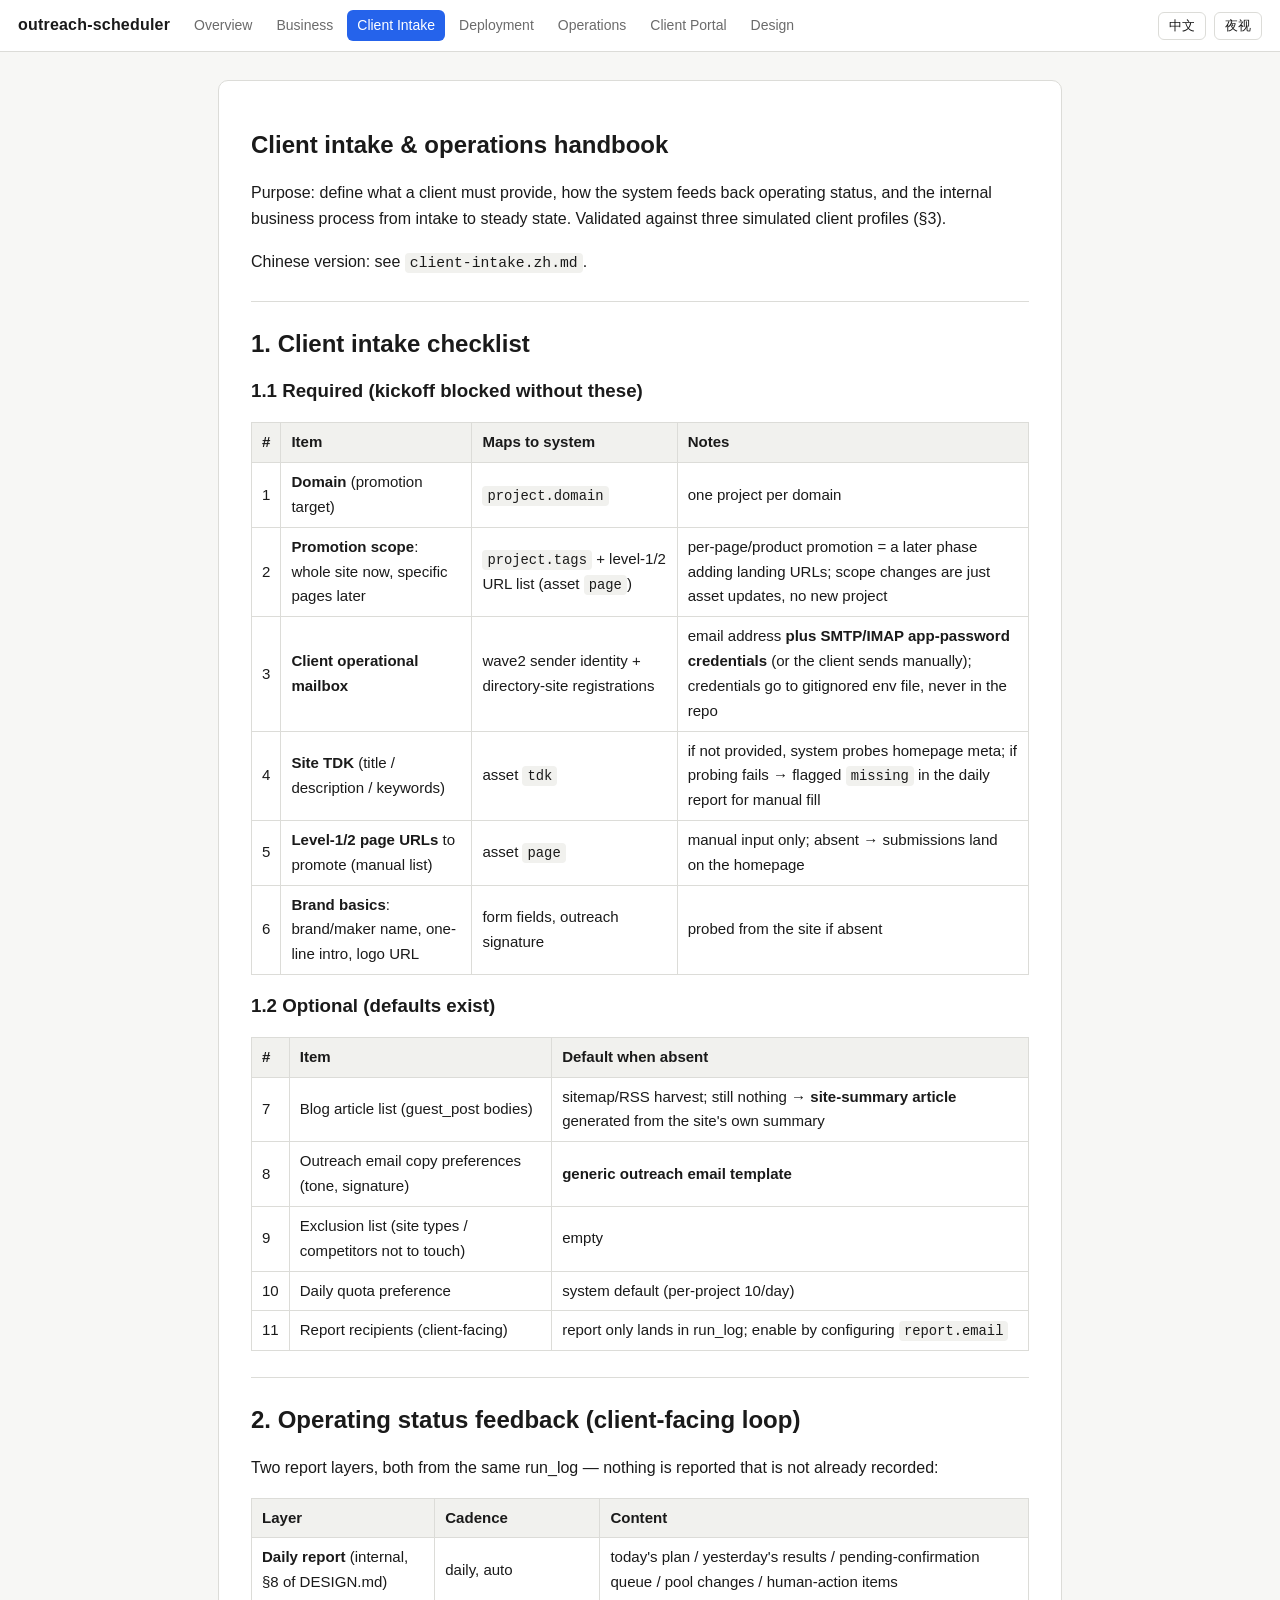
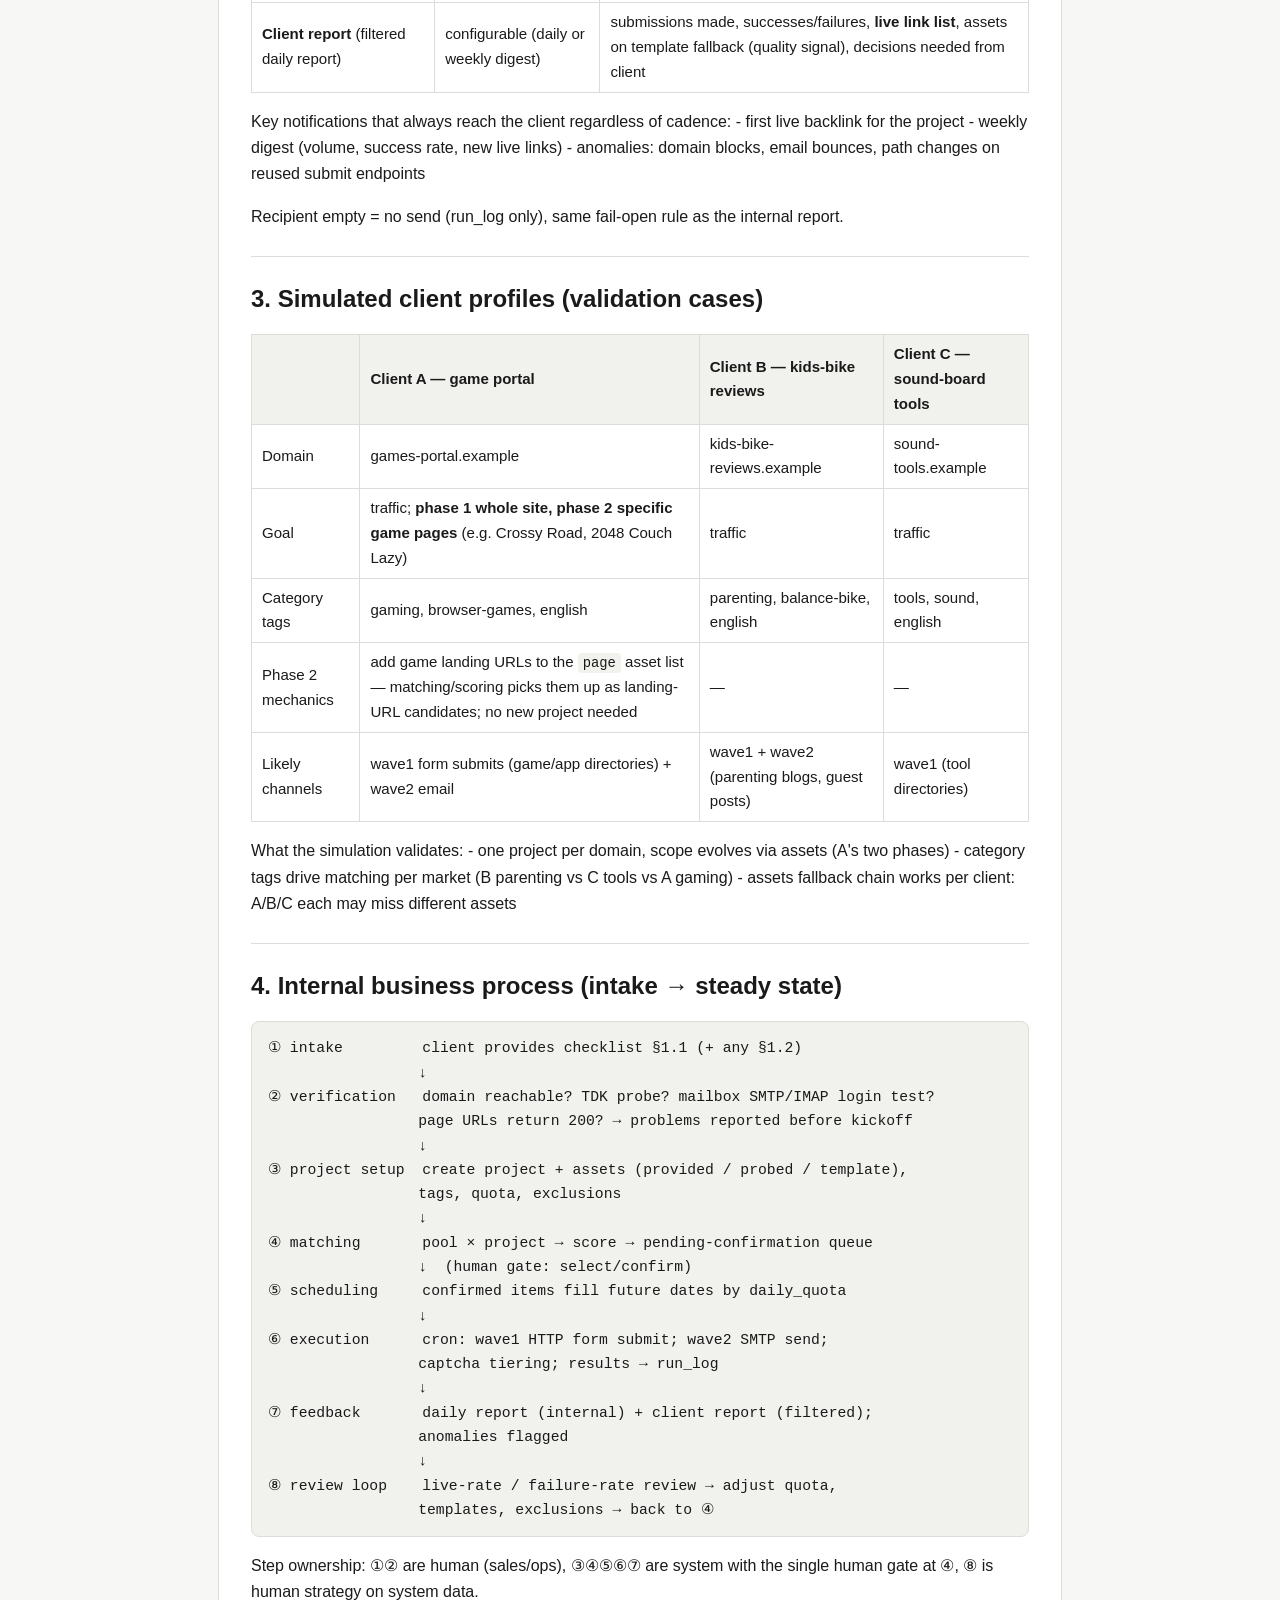
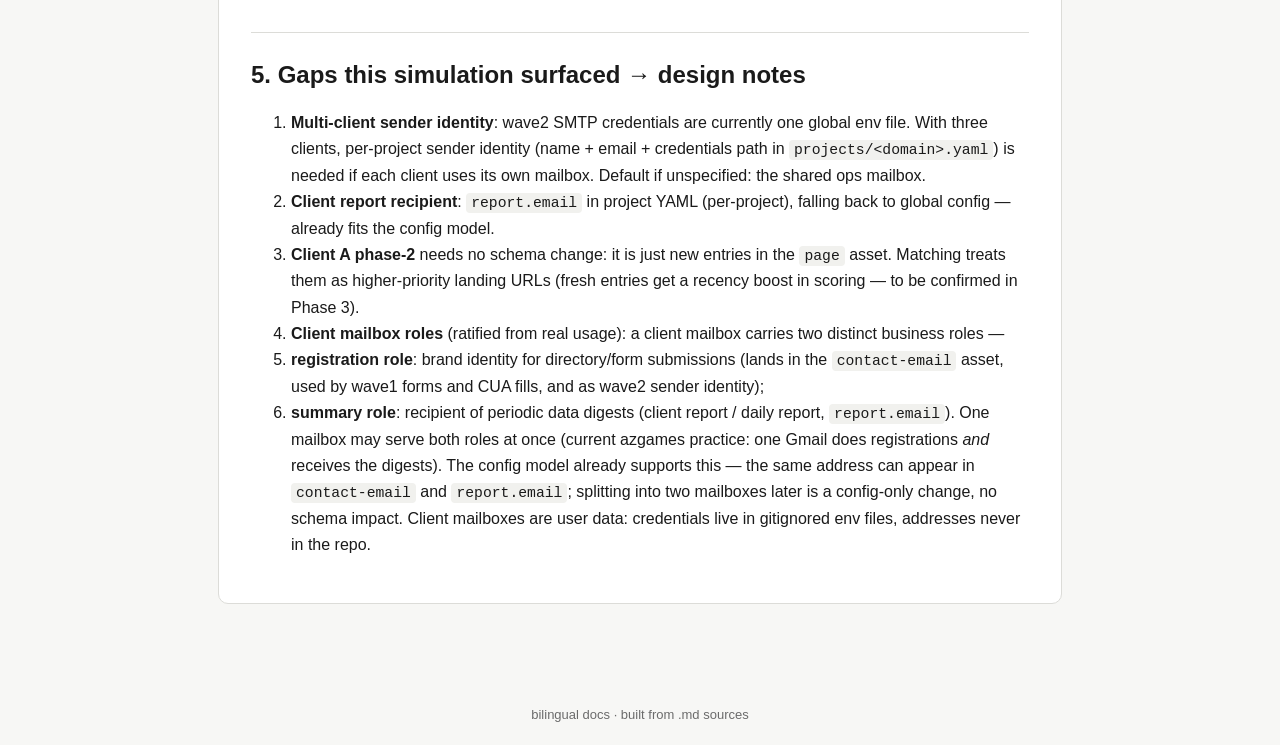
<file: docs/site/client-intake.html>
<!DOCTYPE html>
<html lang="en" data-theme="day">
<head>
<meta charset="utf-8">
<meta name="viewport" content="width=device-width, initial-scale=1">
<title>Client intake &amp; operations handbook — outreach-scheduler docs</title>
<style>
:root[data-theme="day"] {
  --bg:#f7f7f5; --panel:#ffffff; --text:#1a1a1a; --muted:#6b6b6b;
  --border:#dcdcd8; --accent:#2563eb; --code-bg:#f1f1ee; --link:#2563eb;
}
:root[data-theme="night"] {
  --bg:#121417; --panel:#1c1f24; --text:#e4e6ea; --muted:#9aa0a8;
  --border:#2e333a; --accent:#7aa2f7; --code-bg:#23272e; --link:#7aa2f7;
}
* { box-sizing:border-box; }
body { margin:0; font-family:-apple-system,'Segoe UI','PingFang SC','Microsoft YaHei',sans-serif;
  background:var(--bg); color:var(--text); line-height:1.65; }
header { position:sticky; top:0; z-index:10; background:var(--panel);
  border-bottom:1px solid var(--border); padding:10px 18px;
  display:flex; align-items:center; gap:14px; flex-wrap:wrap; }
header .brand { font-weight:700; letter-spacing:.2px; text-decoration:none; color:var(--text); }
header nav { display:flex; gap:4px; flex-wrap:wrap; flex:1; }
header nav a { padding:4px 10px; border-radius:6px; text-decoration:none;
  color:var(--muted); font-size:14px; }
header nav a:hover { background:var(--code-bg); color:var(--text); }
header nav a.active { background:var(--accent); color:#fff; }
.toggles { display:flex; gap:8px; }
.toggles button { cursor:pointer; border:1px solid var(--border); background:var(--panel);
  color:var(--text); border-radius:6px; padding:4px 10px; font-size:13px; }
.toggles button:hover { background:var(--code-bg); }
main { max-width:880px; margin:0 auto; padding:28px 18px 80px; }
article { background:var(--panel); border:1px solid var(--border); border-radius:10px;
  padding:28px 32px; }
h1,h2,h3,h4 { line-height:1.3; color:var(--text); }
a { color:var(--link); }
code { background:var(--code-bg); padding:2px 5px; border-radius:4px;
  font-size:.92em; font-family:ui-monospace,SFMono-Regular,Menlo,Consolas,monospace; }
pre { background:var(--code-bg); padding:14px 16px; border-radius:8px;
  overflow-x:auto; border:1px solid var(--border); }
pre code { background:none; padding:0; }
table { border-collapse:collapse; width:100%; margin:14px 0; font-size:.94em; }
th,td { border:1px solid var(--border); padding:7px 10px; text-align:left; }
th { background:var(--code-bg); }
blockquote { border-left:3px solid var(--accent); margin:14px 0; padding:4px 16px;
  color:var(--muted); }
hr { border:none; border-top:1px solid var(--border); margin:26px 0; }
footer { text-align:center; color:var(--muted); font-size:13px; padding:20px; }
</style>
</head>
<body>
<header>
  <a class="brand" href="index.html">outreach-scheduler</a>
  <nav><a href="readme.html" data-en="Overview" data-zh="概览">Overview</a>
  <a href="business.html" data-en="Business" data-zh="业务层">Business</a>
  <a href="client-intake.html" class="active" data-en="Client Intake" data-zh="客户接入">Client Intake</a>
  <a href="deployment.html" data-en="Deployment" data-zh="部署">Deployment</a>
  <a href="operations.html" data-en="Operations" data-zh="运维">Operations</a>
  <a href="client-portal.html" data-en="Client Portal" data-zh="客户端门户">Client Portal</a>
  <a href="design.html" data-en="Design" data-zh="设计">Design</a></nav>
  <div class="toggles">
    <button id="lang" type="button">中文</button>
    <button id="theme" type="button">夜视</button>
  </div>
</header>
<main><article><div data-lang-en="1"><h1 style="display:none">Client intake &amp; operations handbook</h1><h1>Client intake &amp; operations handbook</h1>
<p>Purpose: define what a client must provide, how the system feeds back
operating status, and the internal business process from intake to steady
state. Validated against three simulated client profiles (§3).</p>
<p>Chinese version: see <code>client-intake.zh.md</code>.</p>
<hr />
<h2>1. Client intake checklist</h2>
<h3>1.1 Required (kickoff blocked without these)</h3>
<table>
<thead>
<tr>
<th>#</th>
<th>Item</th>
<th>Maps to system</th>
<th>Notes</th>
</tr>
</thead>
<tbody>
<tr>
<td>1</td>
<td><strong>Domain</strong> (promotion target)</td>
<td><code>project.domain</code></td>
<td>one project per domain</td>
</tr>
<tr>
<td>2</td>
<td><strong>Promotion scope</strong>: whole site now, specific pages later</td>
<td><code>project.tags</code> + level-1/2 URL list (asset <code>page</code>)</td>
<td>per-page/product promotion = a later phase adding landing URLs; scope changes are just asset updates, no new project</td>
</tr>
<tr>
<td>3</td>
<td><strong>Client operational mailbox</strong></td>
<td>wave2 sender identity + directory-site registrations</td>
<td>email address <strong>plus SMTP/IMAP app-password credentials</strong> (or the client sends manually); credentials go to gitignored env file, never in the repo</td>
</tr>
<tr>
<td>4</td>
<td><strong>Site TDK</strong> (title / description / keywords)</td>
<td>asset <code>tdk</code></td>
<td>if not provided, system probes homepage meta; if probing fails → flagged <code>missing</code> in the daily report for manual fill</td>
</tr>
<tr>
<td>5</td>
<td><strong>Level-1/2 page URLs</strong> to promote (manual list)</td>
<td>asset <code>page</code></td>
<td>manual input only; absent → submissions land on the homepage</td>
</tr>
<tr>
<td>6</td>
<td><strong>Brand basics</strong>: brand/maker name, one-line intro, logo URL</td>
<td>form fields, outreach signature</td>
<td>probed from the site if absent</td>
</tr>
</tbody>
</table>
<h3>1.2 Optional (defaults exist)</h3>
<table>
<thead>
<tr>
<th>#</th>
<th>Item</th>
<th>Default when absent</th>
</tr>
</thead>
<tbody>
<tr>
<td>7</td>
<td>Blog article list (guest_post bodies)</td>
<td>sitemap/RSS harvest; still nothing → <strong>site-summary article</strong> generated from the site's own summary</td>
</tr>
<tr>
<td>8</td>
<td>Outreach email copy preferences (tone, signature)</td>
<td><strong>generic outreach email template</strong></td>
</tr>
<tr>
<td>9</td>
<td>Exclusion list (site types / competitors not to touch)</td>
<td>empty</td>
</tr>
<tr>
<td>10</td>
<td>Daily quota preference</td>
<td>system default (per-project 10/day)</td>
</tr>
<tr>
<td>11</td>
<td>Report recipients (client-facing)</td>
<td>report only lands in run_log; enable by configuring <code>report.email</code></td>
</tr>
</tbody>
</table>
<hr />
<h2>2. Operating status feedback (client-facing loop)</h2>
<p>Two report layers, both from the same run_log — nothing is reported that is
not already recorded:</p>
<table>
<thead>
<tr>
<th>Layer</th>
<th>Cadence</th>
<th>Content</th>
</tr>
</thead>
<tbody>
<tr>
<td><strong>Daily report</strong> (internal, §8 of DESIGN.md)</td>
<td>daily, auto</td>
<td>today's plan / yesterday's results / pending-confirmation queue / pool changes / human-action items</td>
</tr>
<tr>
<td><strong>Client report</strong> (filtered daily report)</td>
<td>configurable (daily or weekly digest)</td>
<td>submissions made, successes/failures, <strong>live link list</strong>, assets on template fallback (quality signal), decisions needed from client</td>
</tr>
</tbody>
</table>
<p>Key notifications that always reach the client regardless of cadence:
- first live backlink for the project
- weekly digest (volume, success rate, new live links)
- anomalies: domain blocks, email bounces, path changes on reused submit endpoints</p>
<p>Recipient empty = no send (run_log only), same fail-open rule as the internal report.</p>
<hr />
<h2>3. Simulated client profiles (validation cases)</h2>
<table>
<thead>
<tr>
<th></th>
<th>Client A — game portal</th>
<th>Client B — kids-bike reviews</th>
<th>Client C — sound-board tools</th>
</tr>
</thead>
<tbody>
<tr>
<td>Domain</td>
<td>games-portal.example</td>
<td>kids-bike-reviews.example</td>
<td>sound-tools.example</td>
</tr>
<tr>
<td>Goal</td>
<td>traffic; <strong>phase 1 whole site, phase 2 specific game pages</strong> (e.g. Crossy Road, 2048 Couch Lazy)</td>
<td>traffic</td>
<td>traffic</td>
</tr>
<tr>
<td>Category tags</td>
<td>gaming, browser-games, english</td>
<td>parenting, balance-bike, english</td>
<td>tools, sound, english</td>
</tr>
<tr>
<td>Phase 2 mechanics</td>
<td>add game landing URLs to the <code>page</code> asset list — matching/scoring picks them up as landing-URL candidates; no new project needed</td>
<td>—</td>
<td>—</td>
</tr>
<tr>
<td>Likely channels</td>
<td>wave1 form submits (game/app directories) + wave2 email</td>
<td>wave1 + wave2 (parenting blogs, guest posts)</td>
<td>wave1 (tool directories)</td>
</tr>
</tbody>
</table>
<p>What the simulation validates:
- one project per domain, scope evolves via assets (A's two phases)
- category tags drive matching per market (B parenting vs C tools vs A gaming)
- assets fallback chain works per client: A/B/C each may miss different assets</p>
<hr />
<h2>4. Internal business process (intake → steady state)</h2>
<pre><code>① intake         client provides checklist §1.1 (+ any §1.2)
                 ↓
② verification   domain reachable? TDK probe? mailbox SMTP/IMAP login test?
                 page URLs return 200? → problems reported before kickoff
                 ↓
③ project setup  create project + assets (provided / probed / template),
                 tags, quota, exclusions
                 ↓
④ matching       pool × project → score → pending-confirmation queue
                 ↓  (human gate: select/confirm)
⑤ scheduling     confirmed items fill future dates by daily_quota
                 ↓
⑥ execution      cron: wave1 HTTP form submit; wave2 SMTP send;
                 captcha tiering; results → run_log
                 ↓
⑦ feedback       daily report (internal) + client report (filtered);
                 anomalies flagged
                 ↓
⑧ review loop    live-rate / failure-rate review → adjust quota,
                 templates, exclusions → back to ④
</code></pre>
<p>Step ownership: ①② are human (sales/ops), ③④⑤⑥⑦ are system with the
single human gate at ④, ⑧ is human strategy on system data.</p>
<hr />
<h2>5. Gaps this simulation surfaced → design notes</h2>
<ol>
<li><strong>Multi-client sender identity</strong>: wave2 SMTP credentials are currently one
   global env file. With three clients, per-project sender identity (name +
   email + credentials path in <code>projects/&lt;domain&gt;.yaml</code>) is needed if each
   client uses its own mailbox. Default if unspecified: the shared ops mailbox.</li>
<li><strong>Client report recipient</strong>: <code>report.email</code> in project YAML (per-project),
   falling back to global config — already fits the config model.</li>
<li><strong>Client A phase-2</strong> needs no schema change: it is just new entries in the
   <code>page</code> asset. Matching treats them as higher-priority landing URLs (fresh
   entries get a recency boost in scoring — to be confirmed in Phase 3).</li>
<li><strong>Client mailbox roles</strong> (ratified from real usage): a client mailbox
   carries two distinct business roles —</li>
<li><strong>registration role</strong>: brand identity for directory/form submissions
     (lands in the <code>contact-email</code> asset, used by wave1 forms and CUA fills,
     and as wave2 sender identity);</li>
<li><strong>summary role</strong>: recipient of periodic data digests (client report /
     daily report, <code>report.email</code>).
   One mailbox may serve both roles at once (current azgames practice:
   one Gmail does registrations <em>and</em> receives the digests). The config
   model already supports this — the same address can appear in
   <code>contact-email</code> and <code>report.email</code>; splitting into two mailboxes later
   is a config-only change, no schema impact. Client mailboxes are user
   data: credentials live in gitignored env files, addresses never in the
   repo.</li>
</ol></div>
<div data-lang-en="0" style="display:none"><h1 style="display:none">客户接入与运营手册</h1><h1>客户接入与运营手册</h1>
<p>目的：定义客户需要提供哪些资料、系统如何反馈运营状态、从接入到稳态的内部业务流程。已用三个模拟客户档案（§3）做校验。</p>
<p>英文版见 <code>client-intake.md</code>。</p>
<hr />
<h2>1. 客户资料清单</h2>
<h3>1.1 必需（缺一不开工）</h3>
<table>
<thead>
<tr>
<th>#</th>
<th>资料项</th>
<th>对应系统</th>
<th>说明</th>
</tr>
</thead>
<tbody>
<tr>
<td>1</td>
<td><strong>域名</strong>（推广对象）</td>
<td><code>project.domain</code></td>
<td>一域名一项目</td>
</tr>
<tr>
<td>2</td>
<td><strong>推广范围</strong>：先推整站、后推具体页面</td>
<td><code>project.tags</code> + 一级/二级地址清单（资产 <code>page</code>）</td>
<td>后期按页面/产品推广 = 在地址清单里加落地页，属资产更新，不用新建项目</td>
</tr>
<tr>
<td>3</td>
<td><strong>客户运营邮箱</strong></td>
<td>wave2 发件身份 + 目录站注册邮箱</td>
<td>邮箱地址 <strong>+ SMTP/IMAP 应用专用密码凭据</strong>（或客户自发送）；凭据进 gitignored env 文件，永不入库</td>
</tr>
<tr>
<td>4</td>
<td><strong>站点 TDK</strong>（title/description/keywords）</td>
<td>资产 <code>tdk</code></td>
<td>不提供则系统探测首页 meta；探测失败 → 日报标 <code>missing</code> 提醒人工补</td>
</tr>
<tr>
<td>5</td>
<td><strong>要推的一级/二级地址</strong>（人工清单）</td>
<td>资产 <code>page</code></td>
<td>仅人工输入；缺失则提交一律落首页</td>
</tr>
<tr>
<td>6</td>
<td><strong>品牌基础</strong>：品牌名/maker 名、一句话介绍、logo 地址</td>
<td>表单字段、外联署名</td>
<td>缺失则从站点探测</td>
</tr>
</tbody>
</table>
<h3>1.2 可选（有默认兜底）</h3>
<table>
<thead>
<tr>
<th>#</th>
<th>资料项</th>
<th>缺省兜底</th>
</tr>
</thead>
<tbody>
<tr>
<td>7</td>
<td>博文文章清单（guest_post 正文）</td>
<td>sitemap/RSS 收割；仍无 → <strong>站点摘要文章</strong>（由站点自身摘要生成）</td>
</tr>
<tr>
<td>8</td>
<td>外联邮件文案偏好（语气、署名）</td>
<td><strong>通用外联邮件模板</strong></td>
</tr>
<tr>
<td>9</td>
<td>排除清单（不投的站点类型/竞品）</td>
<td>空</td>
</tr>
<tr>
<td>10</td>
<td>每日配额偏好</td>
<td>系统默认（每项目 10 条/天）</td>
</tr>
<tr>
<td>11</td>
<td>报告收件人（对客户）</td>
<td>只落 run_log 不发送；配置 <code>report.email</code> 后启用</td>
</tr>
</tbody>
</table>
<hr />
<h2>2. 运营状态反馈（面向客户的闭环）</h2>
<p>两层报告，同源于 run_log——<strong>没记录的不汇报</strong>：</p>
<table>
<thead>
<tr>
<th>层</th>
<th>频率</th>
<th>内容</th>
</tr>
</thead>
<tbody>
<tr>
<td><strong>日报</strong>（内部，DESIGN.md §8）</td>
<td>每天自动</td>
<td>今日计划 / 昨日结果 / 待确认队列 / 池变化 / 待人工事项</td>
</tr>
<tr>
<td><strong>客户报告</strong>（日报过滤版）</td>
<td>可配置（每日或每周摘要）</td>
<td>提交量、成功/失败、<strong>已上线链接清单</strong>、靠模板兜底的资产数（质量信号）、需客户拍板事项</td>
</tr>
</tbody>
</table>
<p>无论频率如何、必达客户的节点通知：
- 项目首个外链上线
- 每周摘要（量、成功率、新增上线链接）
- 异常：域名被封、邮件退信、复用提交路径变更</p>
<p>收件人空 = 不发送（仅落 run_log），与内部报告同一 fail-open 规则。</p>
<hr />
<h2>3. 模拟客户档案（校验用例）</h2>
<table>
<thead>
<tr>
<th></th>
<th>客户 A — 游戏门户</th>
<th>客户 B — 童车评测</th>
<th>客户 C — 音效工具</th>
</tr>
</thead>
<tbody>
<tr>
<td>域名</td>
<td>games-portal.example</td>
<td>kids-bike-reviews.example</td>
<td>sound-tools.example</td>
</tr>
<tr>
<td>目标</td>
<td>获取流量；<strong>一期整站，二期具体游戏页</strong>（如 Crossy Road、2048 Couch Lazy）</td>
<td>获取流量</td>
<td>获取流量</td>
</tr>
<tr>
<td>分类标签</td>
<td>gaming, browser-games, english</td>
<td>parenting, balance-bike, english</td>
<td>tools, sound, english</td>
</tr>
<tr>
<td>二期机制</td>
<td>把游戏落地页加进 <code>page</code> 资产清单——匹配打分自动把它们当作落地 URL 候选；<strong>无需新建项目</strong></td>
<td>—</td>
<td>—</td>
</tr>
<tr>
<td>预计通道</td>
<td>wave1 表单直投（游戏/应用目录）+ wave2 邮件</td>
<td>wave1 + wave2（亲子博客、客座文章）</td>
<td>wave1（工具目录）</td>
</tr>
</tbody>
</table>
<p>模拟校验了什么：
- 一域名一项目，推广范围靠资产演进（A 的两期）
- 分类标签按市场驱动匹配（B 亲子 vs C 工具 vs A 游戏）
- 资产兜底链按客户生效：A/B/C 各自缺的资产不同，各走各的兜底</p>
<hr />
<h2>4. 内部业务流程（接入 → 稳态）</h2>
<pre><code>① 接入           客户提供 §1.1 清单（+ 任意 §1.2 可选项）
                 ↓
② 核验           域名可达？TDK 探测？邮箱 SMTP/IMAP 登录测试？
                 页面地址返回 200？→ 问题在开工前报出
                 ↓
③ 建档           建项目 + 资产（provided / probed / template）、
                 标签、配额、排除清单
                 ↓
④ 匹配           池 × 项目 → 打分 → 待确认队列
                 ↓  （人工闸：勾选确认）
⑤ 排期           确认项按 daily_quota 填充未来日期
                 ↓
⑥ 执行           cron：wave1 HTTP 表单直投；wave2 SMTP 发送；
                 验证码分级处理；结果 → run_log
                 ↓
⑦ 反馈           日报（内部）+ 客户报告（过滤版）；异常标记
                 ↓
⑧ 复盘           上线率/失败率复盘 → 调整配额、模板、排除清单 → 回到 ④
</code></pre>
<p>步骤归属：①② 人工（销售/运营），③④⑤⑥⑦ 系统执行（仅 ④ 一道人工闸），⑧ 人工基于系统数据做策略。</p>
<hr />
<h2>5. 模拟暴露的设计缺口 → 设计备注</h2>
<ol>
<li><strong>多客户发件身份</strong>：wave2 SMTP 凭据目前是单一全局 env 文件。三个客户各自用自己邮箱时，需要按项目的发件身份（姓名 + 邮箱 + 凭据路径写进 <code>projects/&lt;domain&gt;.yaml</code>）。未指定时默认用共享运营邮箱。</li>
<li><strong>客户报告收件人</strong>：项目 YAML 里的 <code>report.email</code>（按项目），回落到全局配置——现有配置模型已兼容。</li>
<li><strong>客户 A 二期</strong>不需要改 schema：只是 <code>page</code> 资产里加新条目；匹配把新条目当高优落地 URL（Phase 3 打分时给新条目加新鲜度加权——待确认）。</li>
<li><strong>客户邮箱角色模型</strong>（真实用法确认）：客户邮箱承担两种业务角色——</li>
<li><strong>注册角色</strong>：目录/表单提交的品牌身份（落到 <code>contact-email</code> 资产，供 wave1 表单、CUA 填充和 wave2 发件身份使用）；</li>
<li><strong>汇总角色</strong>：阶段性数据摘要的收件方（客户报告 / 日报，<code>report.email</code>）。
   一个邮箱可以同时承担两种角色（当前 azgames 实践：一个 Gmail 既做注册又收日报）。配置模型天然支持——同一地址可同时出现在 <code>contact-email</code> 和 <code>report.email</code>；将来拆成两个邮箱只是改配置，不动 schema。客户邮箱属用户数据：凭据只放 gitignored env 文件，地址不入仓库。</li>
</ol></div></article></main>
<footer>bilingual docs · built from .md sources</footer>
<script>
(function(){
  var root=document.documentElement;
  var langBtn=document.getElementById('lang'), themeBtn=document.getElementById('theme');
  function setLang(l){
    root.setAttribute('data-lang',l);
    document.querySelectorAll('[data-lang-en]').forEach(function(el){
      el.style.display = (el.getAttribute('data-lang-en')==='1') === (l==='en') ? '' : 'none';
    });
    localStorage.setItem('docs-lang',l);
    langBtn.textContent = l==='en' ? '中文' : 'English';
    document.title = document.querySelector(l==='en'?'[data-lang-en="1"] h1':'[data-lang-en="0"] h1')
      ? (document.querySelector(l==='en'?'[data-lang-en="1"] h1':'[data-lang-en="0"] h1').textContent + ' — outreach-scheduler docs')
      : document.title;
    if(window.location.pathname.endsWith('index.html')){
      document.querySelectorAll('nav a').forEach(function(a){
        a.textContent = l==='en' ? a.getAttribute('data-en') : a.getAttribute('data-zh');
      });
    }
  }
  function setTheme(t){
    root.setAttribute('data-theme',t);
    localStorage.setItem('docs-theme',t);
    themeBtn.textContent = t==='day' ? '夜视' : '白天';
  }
  langBtn.addEventListener('click',function(){
    setLang(root.getAttribute('data-lang')==='en'?'zh':'en');
  });
  themeBtn.addEventListener('click',function(){
    setTheme(root.getAttribute('data-theme')==='day'?'night':'day');
  });
  setTheme(localStorage.getItem('docs-theme')||'day');
  setLang(localStorage.getItem('docs-lang')||'en');
})();
</script>
</body>
</html>
</file>
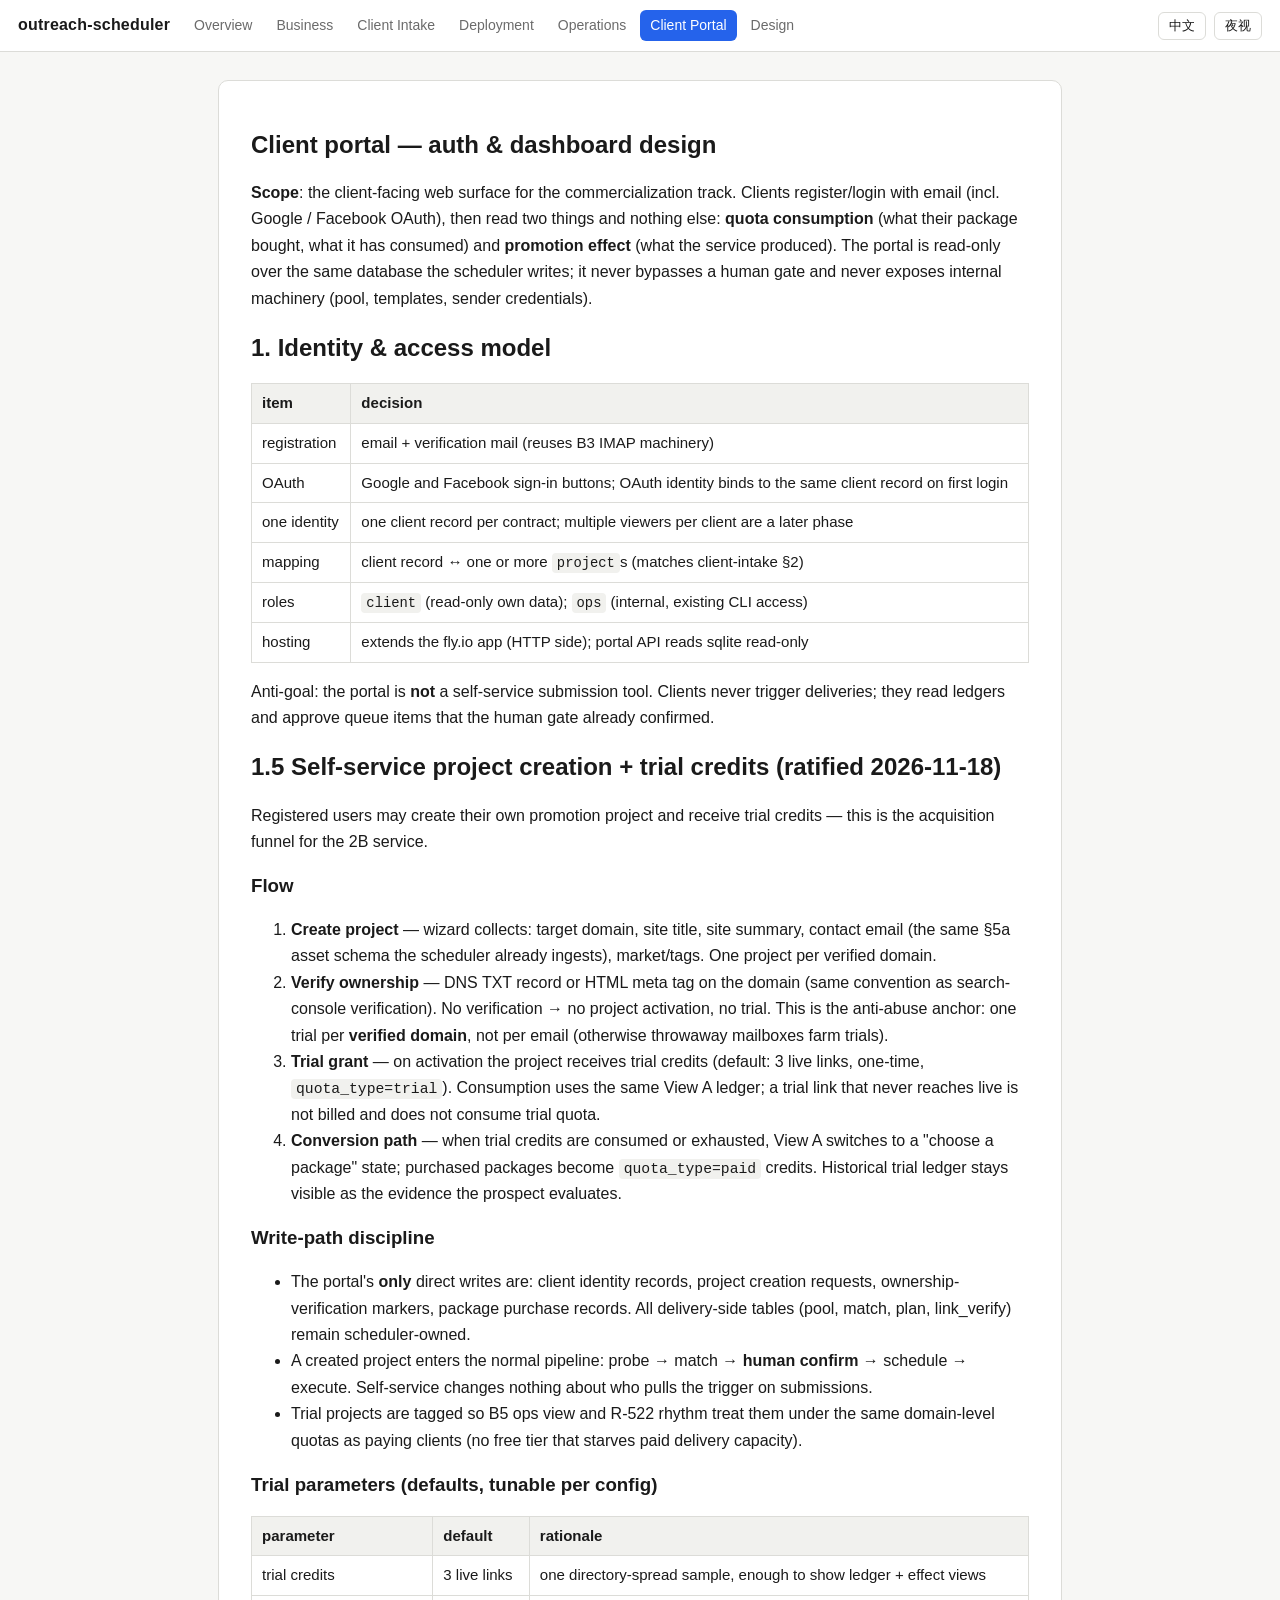
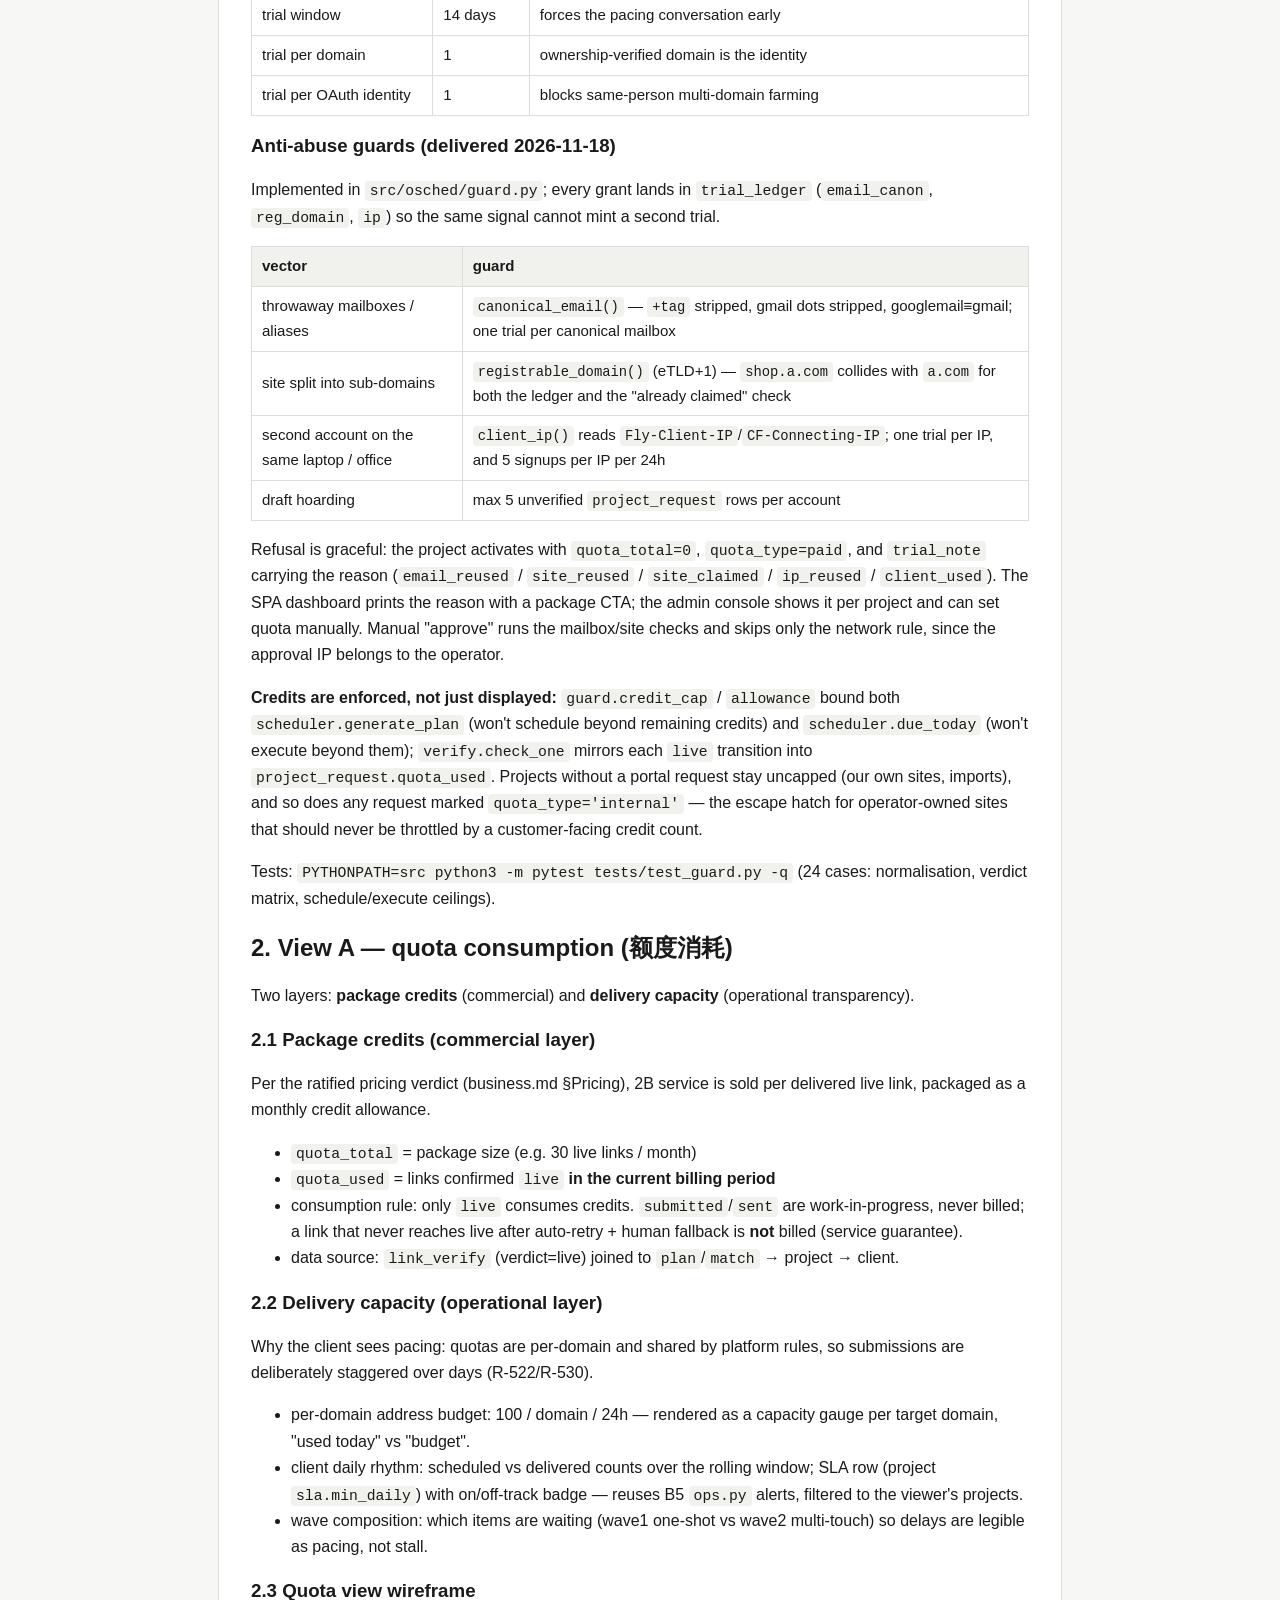
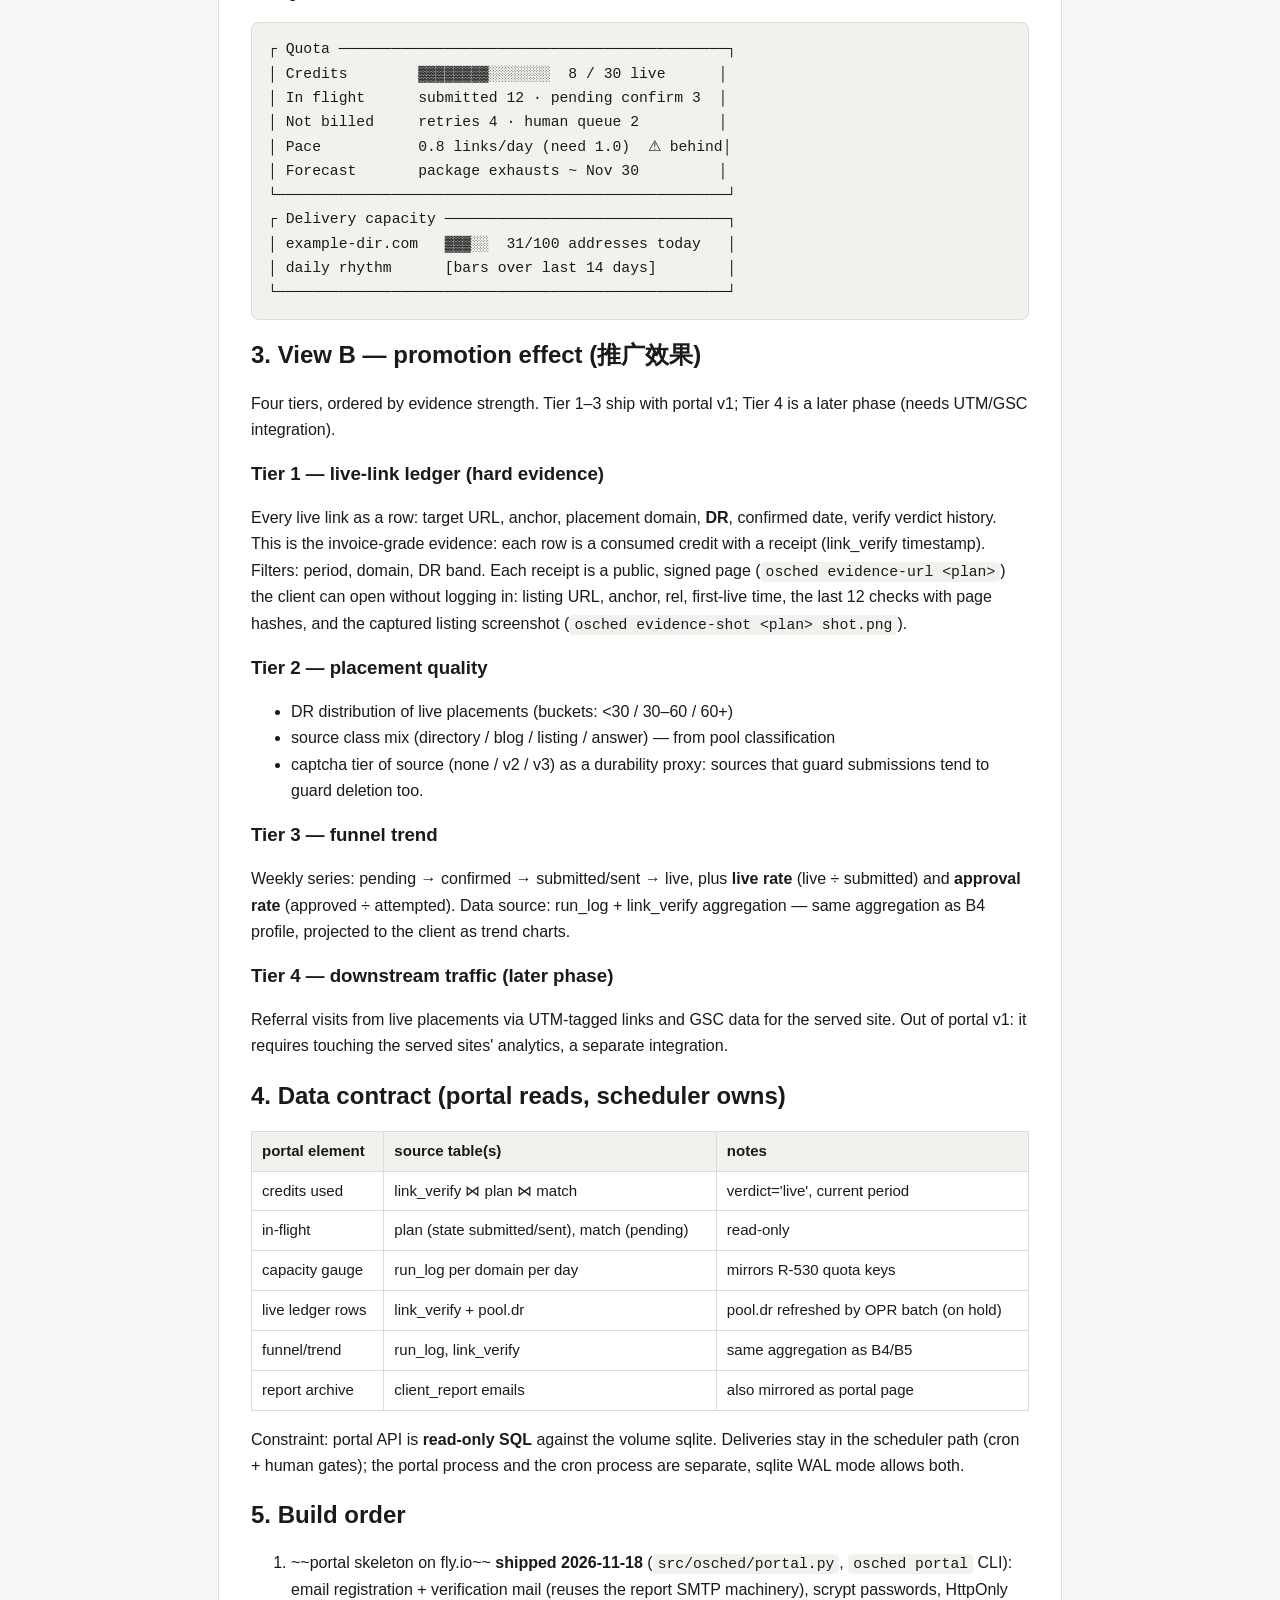
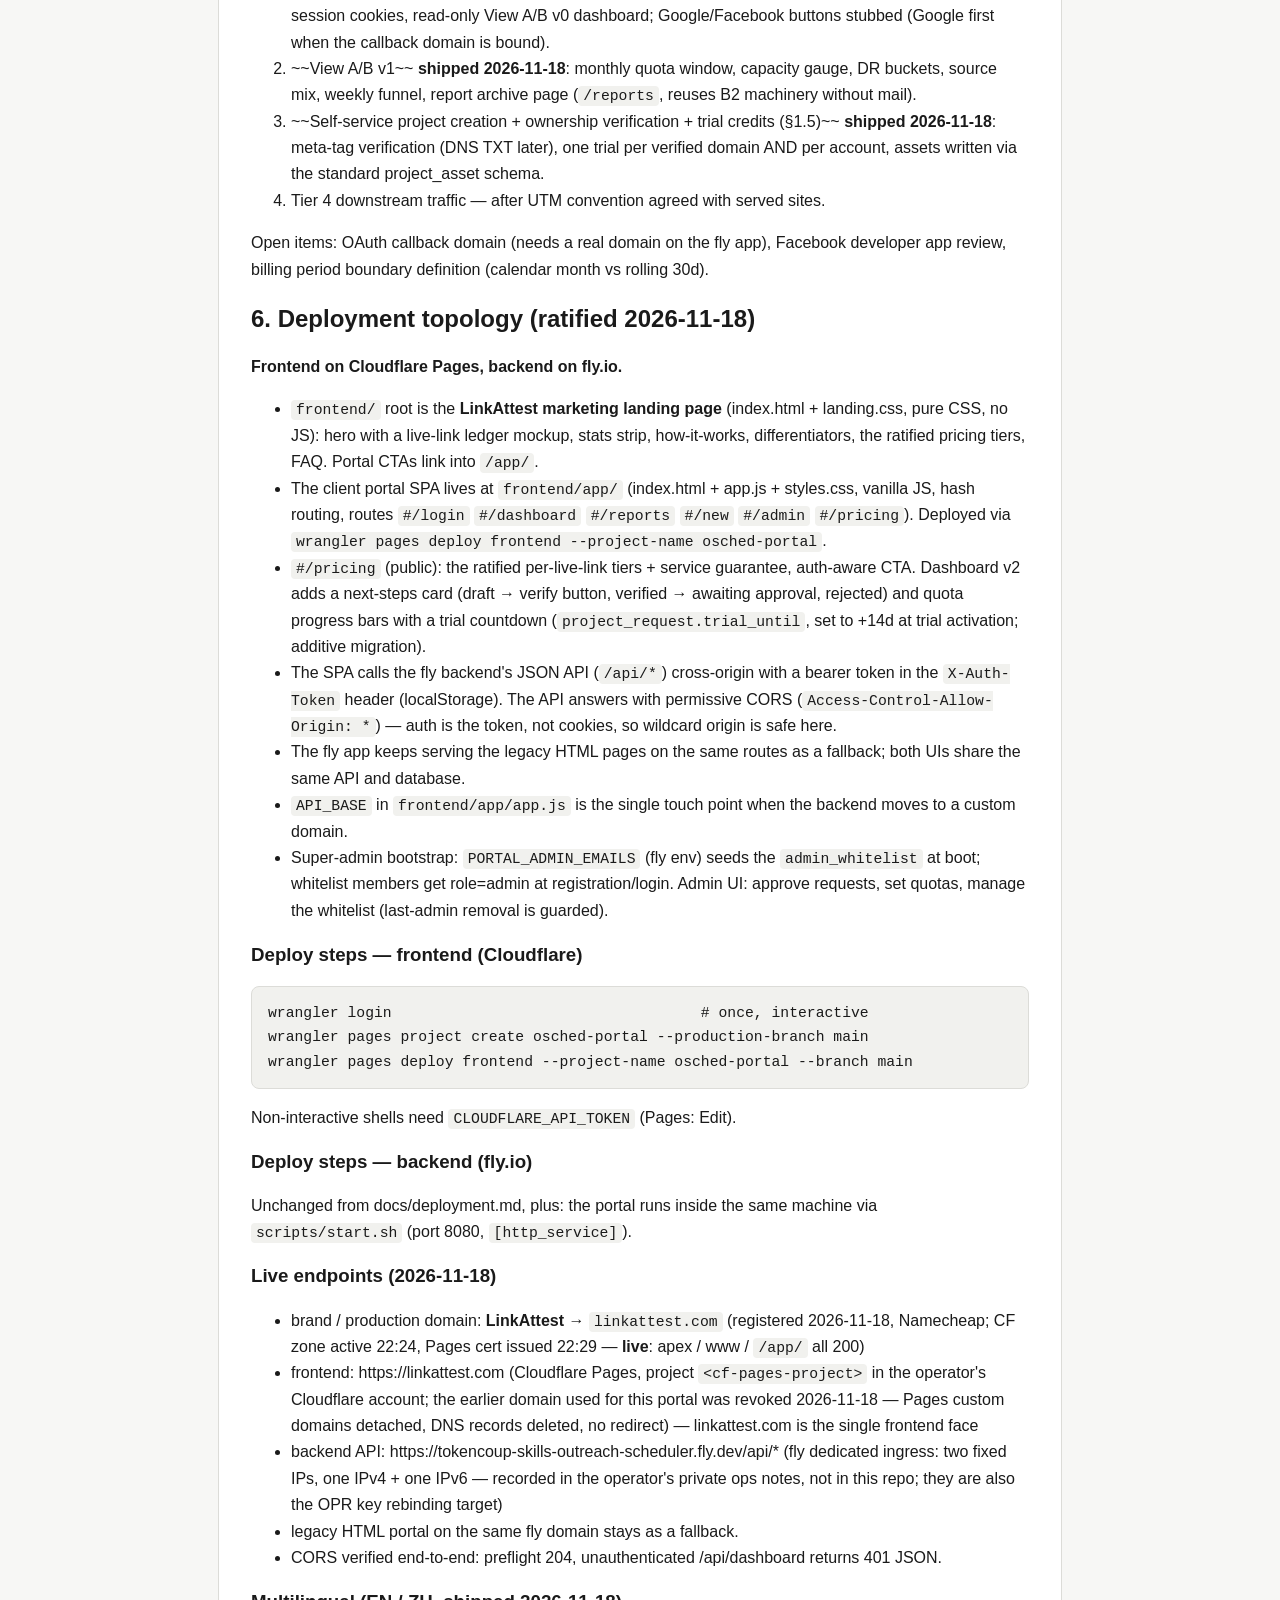
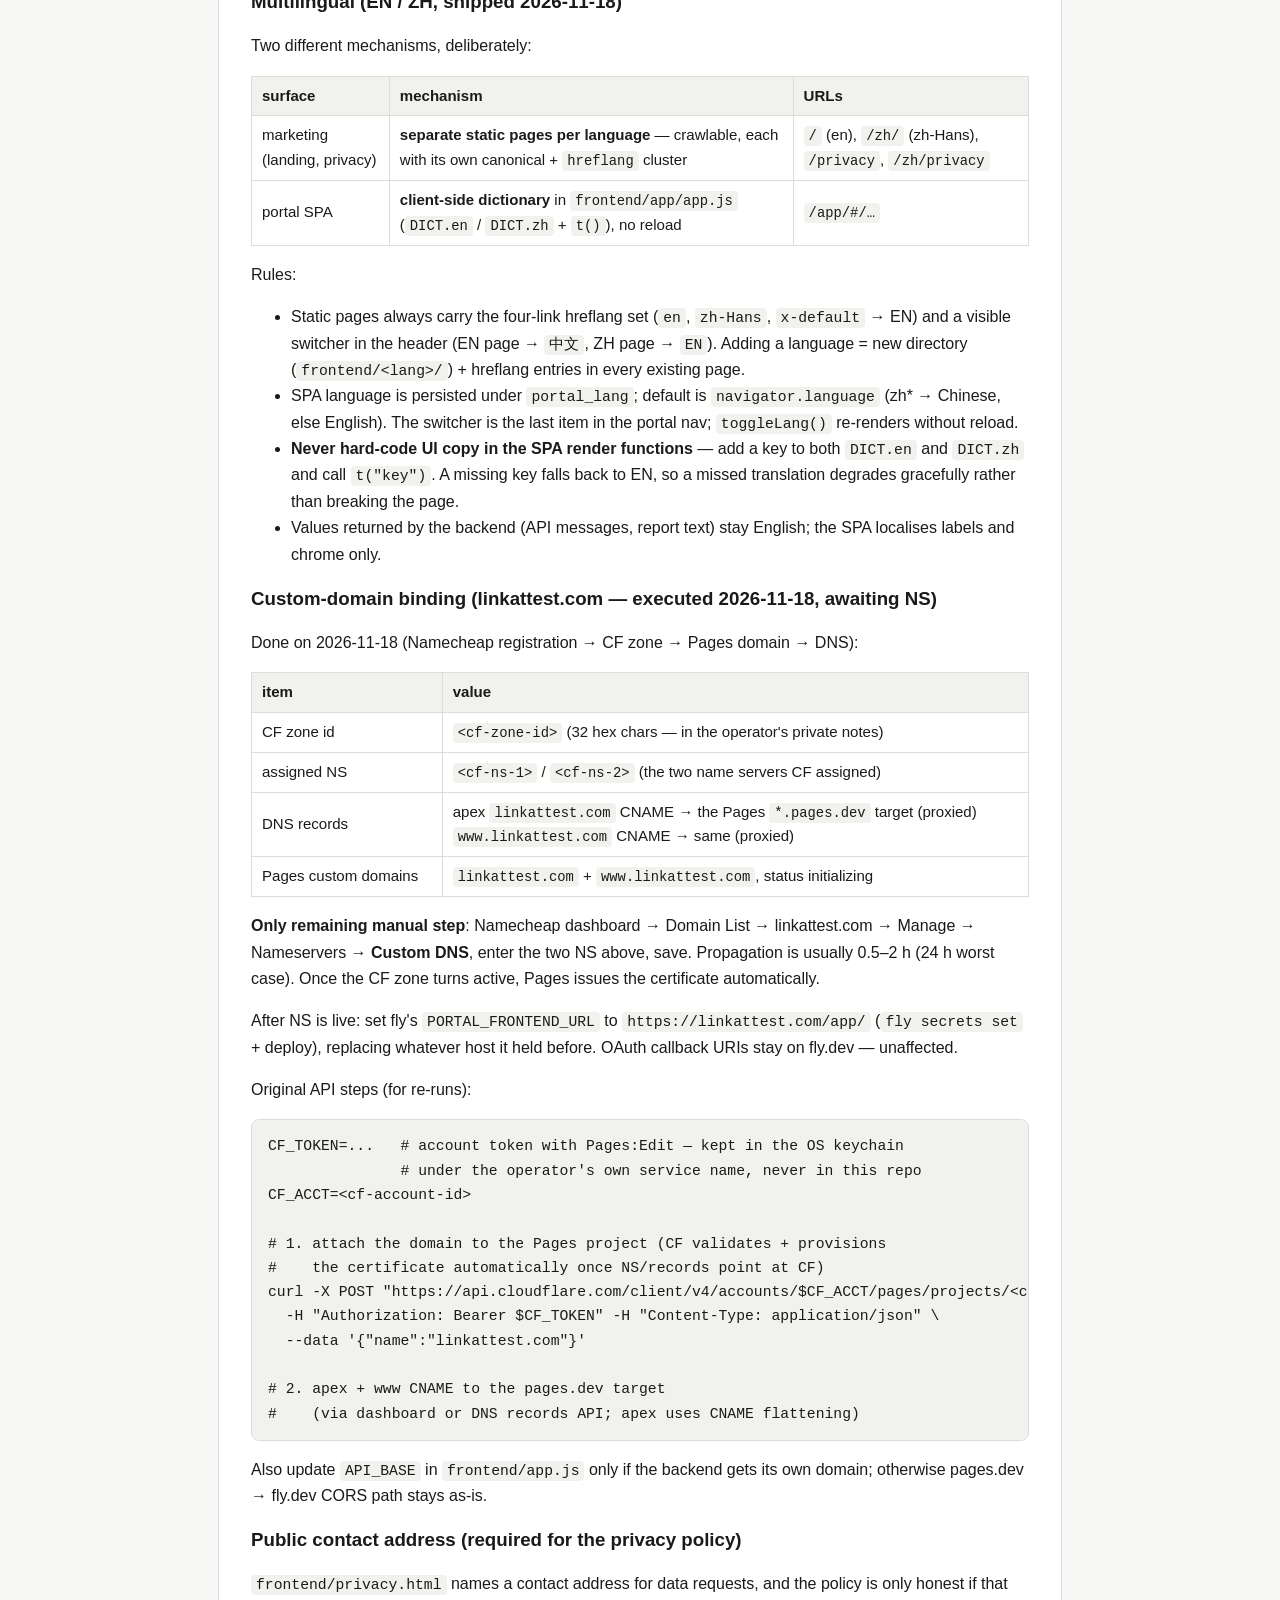
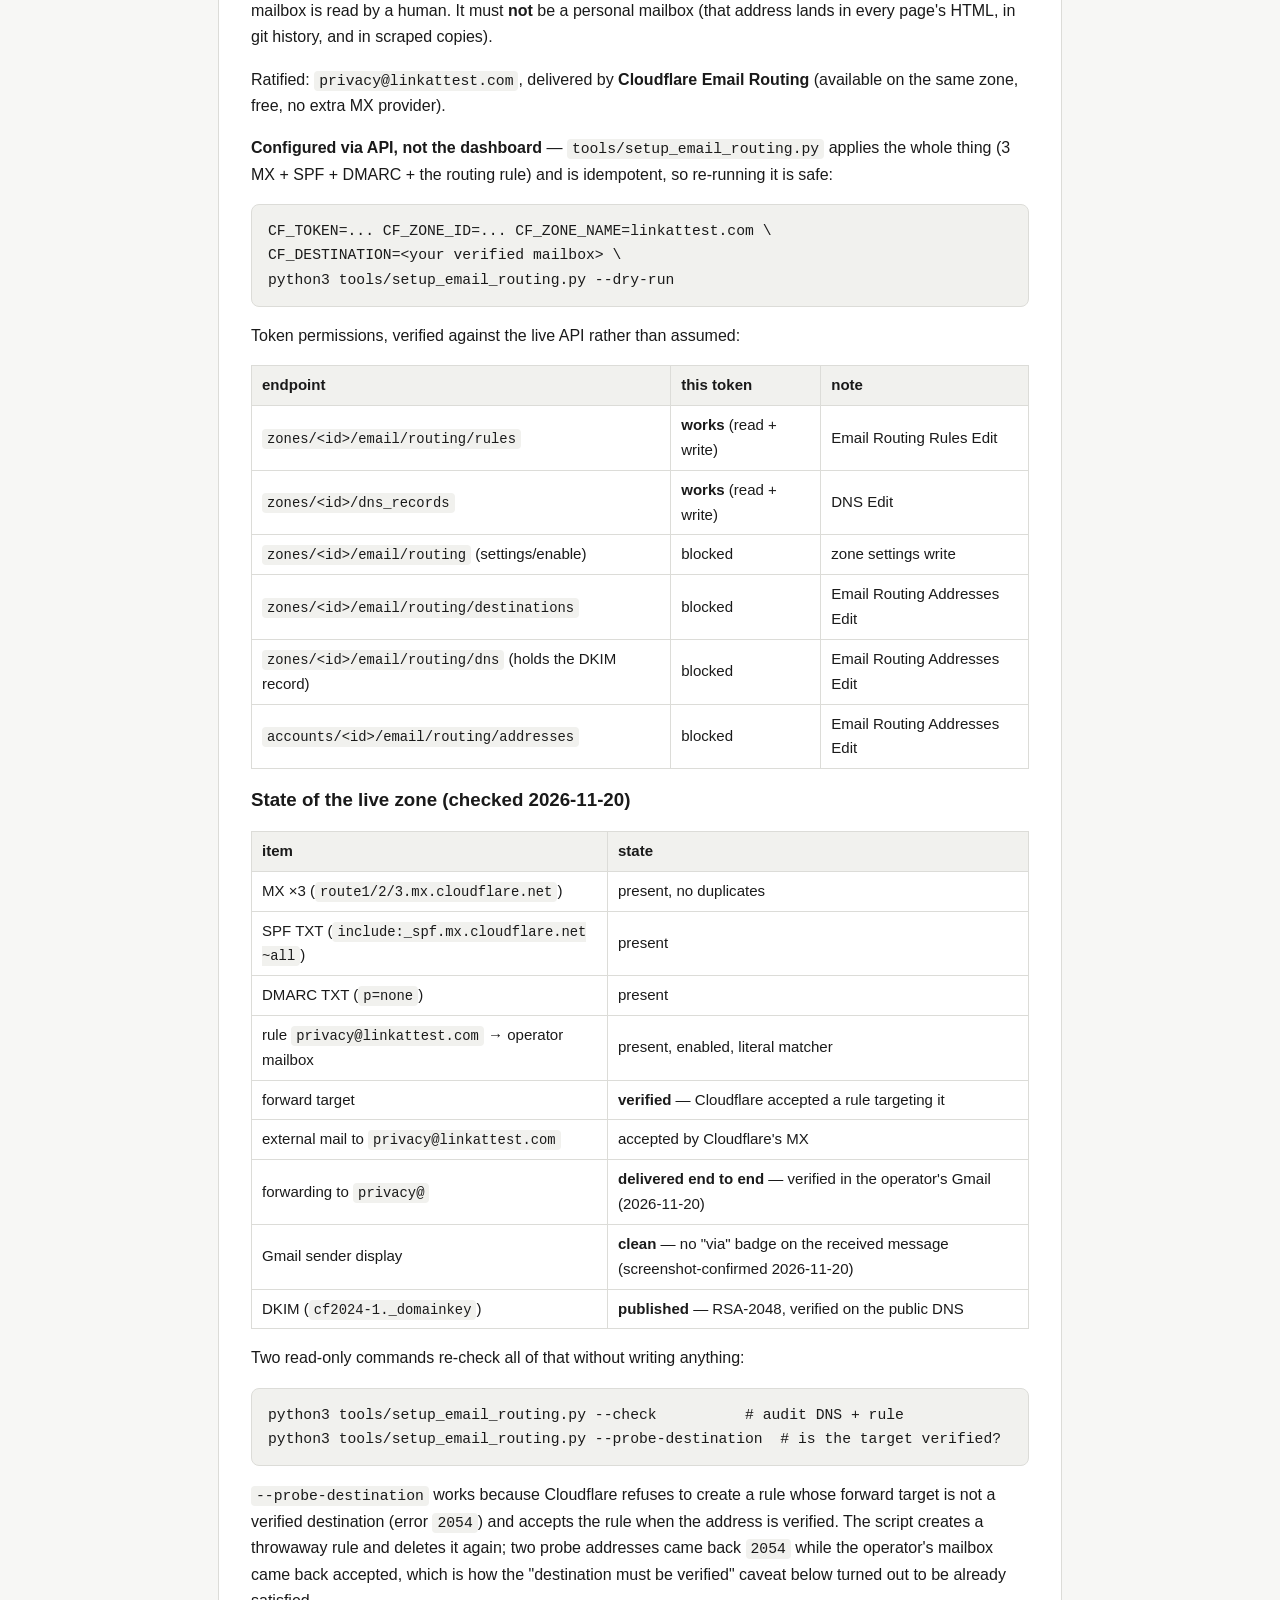
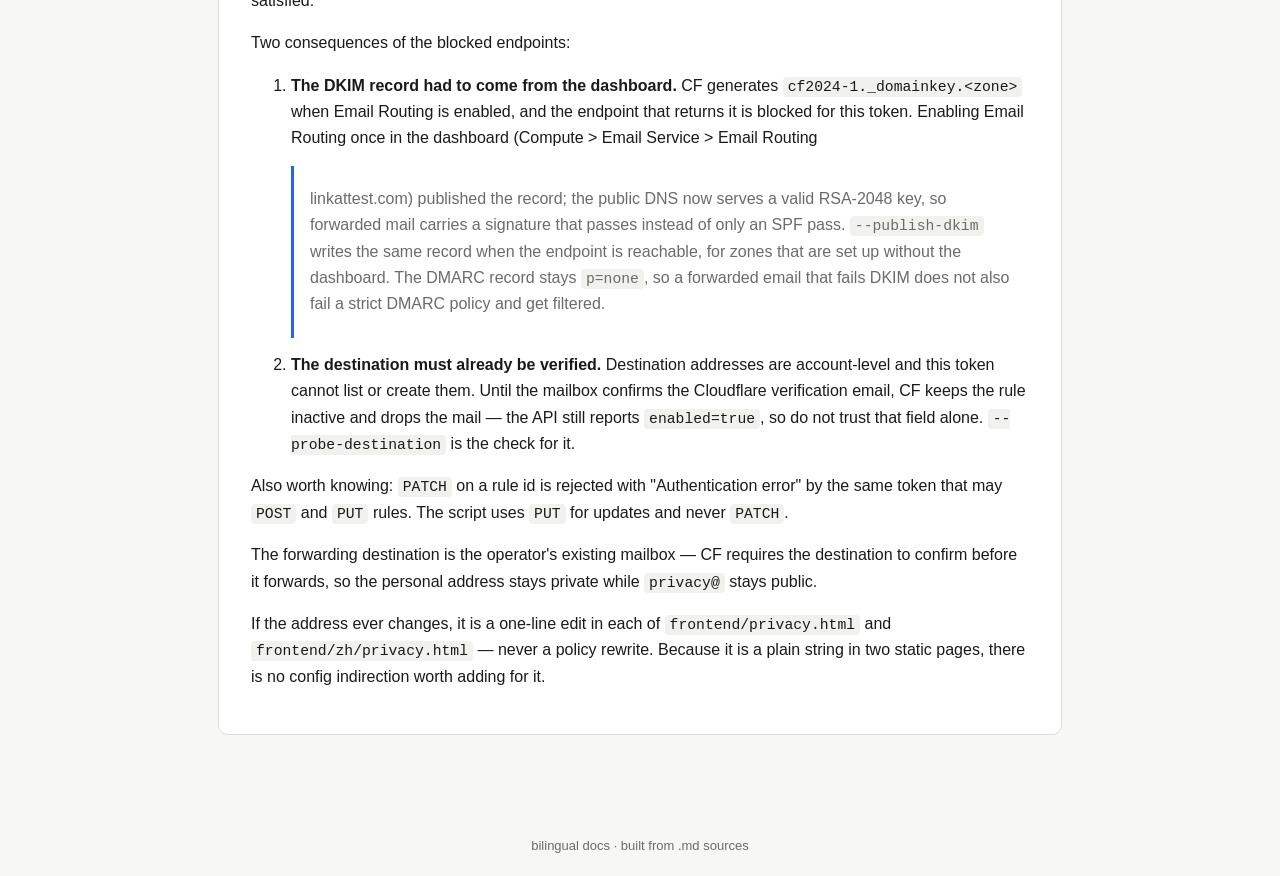
<file: docs/site/client-portal.html>
<!DOCTYPE html>
<html lang="en" data-theme="day">
<head>
<meta charset="utf-8">
<meta name="viewport" content="width=device-width, initial-scale=1">
<title>Client portal — auth &amp; dashboard design — outreach-scheduler docs</title>
<style>
:root[data-theme="day"] {
  --bg:#f7f7f5; --panel:#ffffff; --text:#1a1a1a; --muted:#6b6b6b;
  --border:#dcdcd8; --accent:#2563eb; --code-bg:#f1f1ee; --link:#2563eb;
}
:root[data-theme="night"] {
  --bg:#121417; --panel:#1c1f24; --text:#e4e6ea; --muted:#9aa0a8;
  --border:#2e333a; --accent:#7aa2f7; --code-bg:#23272e; --link:#7aa2f7;
}
* { box-sizing:border-box; }
body { margin:0; font-family:-apple-system,'Segoe UI','PingFang SC','Microsoft YaHei',sans-serif;
  background:var(--bg); color:var(--text); line-height:1.65; }
header { position:sticky; top:0; z-index:10; background:var(--panel);
  border-bottom:1px solid var(--border); padding:10px 18px;
  display:flex; align-items:center; gap:14px; flex-wrap:wrap; }
header .brand { font-weight:700; letter-spacing:.2px; text-decoration:none; color:var(--text); }
header nav { display:flex; gap:4px; flex-wrap:wrap; flex:1; }
header nav a { padding:4px 10px; border-radius:6px; text-decoration:none;
  color:var(--muted); font-size:14px; }
header nav a:hover { background:var(--code-bg); color:var(--text); }
header nav a.active { background:var(--accent); color:#fff; }
.toggles { display:flex; gap:8px; }
.toggles button { cursor:pointer; border:1px solid var(--border); background:var(--panel);
  color:var(--text); border-radius:6px; padding:4px 10px; font-size:13px; }
.toggles button:hover { background:var(--code-bg); }
main { max-width:880px; margin:0 auto; padding:28px 18px 80px; }
article { background:var(--panel); border:1px solid var(--border); border-radius:10px;
  padding:28px 32px; }
h1,h2,h3,h4 { line-height:1.3; color:var(--text); }
a { color:var(--link); }
code { background:var(--code-bg); padding:2px 5px; border-radius:4px;
  font-size:.92em; font-family:ui-monospace,SFMono-Regular,Menlo,Consolas,monospace; }
pre { background:var(--code-bg); padding:14px 16px; border-radius:8px;
  overflow-x:auto; border:1px solid var(--border); }
pre code { background:none; padding:0; }
table { border-collapse:collapse; width:100%; margin:14px 0; font-size:.94em; }
th,td { border:1px solid var(--border); padding:7px 10px; text-align:left; }
th { background:var(--code-bg); }
blockquote { border-left:3px solid var(--accent); margin:14px 0; padding:4px 16px;
  color:var(--muted); }
hr { border:none; border-top:1px solid var(--border); margin:26px 0; }
footer { text-align:center; color:var(--muted); font-size:13px; padding:20px; }
</style>
</head>
<body>
<header>
  <a class="brand" href="index.html">outreach-scheduler</a>
  <nav><a href="readme.html" data-en="Overview" data-zh="概览">Overview</a>
  <a href="business.html" data-en="Business" data-zh="业务层">Business</a>
  <a href="client-intake.html" data-en="Client Intake" data-zh="客户接入">Client Intake</a>
  <a href="deployment.html" data-en="Deployment" data-zh="部署">Deployment</a>
  <a href="operations.html" data-en="Operations" data-zh="运维">Operations</a>
  <a href="client-portal.html" class="active" data-en="Client Portal" data-zh="客户端门户">Client Portal</a>
  <a href="design.html" data-en="Design" data-zh="设计">Design</a></nav>
  <div class="toggles">
    <button id="lang" type="button">中文</button>
    <button id="theme" type="button">夜视</button>
  </div>
</header>
<main><article><div data-lang-en="1"><h1 style="display:none">Client portal — auth &amp; dashboard design</h1><h1>Client portal — auth &amp; dashboard design</h1>
<p><strong>Scope</strong>: the client-facing web surface for the commercialization track.
Clients register/login with email (incl. Google / Facebook OAuth), then
read two things and nothing else: <strong>quota consumption</strong> (what their
package bought, what it has consumed) and <strong>promotion effect</strong> (what the
service produced). The portal is read-only over the same database the
scheduler writes; it never bypasses a human gate and never exposes
internal machinery (pool, templates, sender credentials).</p>
<h2>1. Identity &amp; access model</h2>
<table>
<thead>
<tr>
<th>item</th>
<th>decision</th>
</tr>
</thead>
<tbody>
<tr>
<td>registration</td>
<td>email + verification mail (reuses B3 IMAP machinery)</td>
</tr>
<tr>
<td>OAuth</td>
<td>Google and Facebook sign-in buttons; OAuth identity binds to the same client record on first login</td>
</tr>
<tr>
<td>one identity</td>
<td>one client record per contract; multiple viewers per client are a later phase</td>
</tr>
<tr>
<td>mapping</td>
<td>client record ↔ one or more <code>project</code>s (matches client-intake §2)</td>
</tr>
<tr>
<td>roles</td>
<td><code>client</code> (read-only own data); <code>ops</code> (internal, existing CLI access)</td>
</tr>
<tr>
<td>hosting</td>
<td>extends the fly.io app (HTTP side); portal API reads sqlite read-only</td>
</tr>
</tbody>
</table>
<p>Anti-goal: the portal is <strong>not</strong> a self-service submission tool. Clients
never trigger deliveries; they read ledgers and approve queue items that
the human gate already confirmed.</p>
<h2>1.5 Self-service project creation + trial credits (ratified 2026-11-18)</h2>
<p>Registered users may create their own promotion project and receive
trial credits — this is the acquisition funnel for the 2B service.</p>
<h3>Flow</h3>
<ol>
<li><strong>Create project</strong> — wizard collects: target domain, site title,
   site summary, contact email (the same §5a asset schema the scheduler
   already ingests), market/tags. One project per verified domain.</li>
<li><strong>Verify ownership</strong> — DNS TXT record or HTML meta tag on the domain
   (same convention as search-console verification). No verification →
   no project activation, no trial. This is the anti-abuse anchor:
   one trial per <strong>verified domain</strong>, not per email (otherwise throwaway
   mailboxes farm trials).</li>
<li><strong>Trial grant</strong> — on activation the project receives trial credits
   (default: 3 live links, one-time, <code>quota_type=trial</code>). Consumption
   uses the same View A ledger; a trial link that never reaches live is
   not billed and does not consume trial quota.</li>
<li><strong>Conversion path</strong> — when trial credits are consumed or exhausted,
   View A switches to a "choose a package" state; purchased packages
   become <code>quota_type=paid</code> credits. Historical trial ledger stays
   visible as the evidence the prospect evaluates.</li>
</ol>
<h3>Write-path discipline</h3>
<ul>
<li>The portal's <strong>only</strong> direct writes are: client identity records,
  project creation requests, ownership-verification markers, package
  purchase records. All delivery-side tables (pool, match, plan,
  link_verify) remain scheduler-owned.</li>
<li>A created project enters the normal pipeline: probe → match →
  <strong>human confirm</strong> → schedule → execute. Self-service changes nothing
  about who pulls the trigger on submissions.</li>
<li>Trial projects are tagged so B5 ops view and R-522 rhythm treat them
  under the same domain-level quotas as paying clients (no free tier
  that starves paid delivery capacity).</li>
</ul>
<h3>Trial parameters (defaults, tunable per config)</h3>
<table>
<thead>
<tr>
<th>parameter</th>
<th>default</th>
<th>rationale</th>
</tr>
</thead>
<tbody>
<tr>
<td>trial credits</td>
<td>3 live links</td>
<td>one directory-spread sample, enough to show ledger + effect views</td>
</tr>
<tr>
<td>trial window</td>
<td>14 days</td>
<td>forces the pacing conversation early</td>
</tr>
<tr>
<td>trial per domain</td>
<td>1</td>
<td>ownership-verified domain is the identity</td>
</tr>
<tr>
<td>trial per OAuth identity</td>
<td>1</td>
<td>blocks same-person multi-domain farming</td>
</tr>
</tbody>
</table>
<h3>Anti-abuse guards (delivered 2026-11-18)</h3>
<p>Implemented in <code>src/osched/guard.py</code>; every grant lands in <code>trial_ledger</code>
(<code>email_canon</code>, <code>reg_domain</code>, <code>ip</code>) so the same signal cannot mint a
second trial.</p>
<table>
<thead>
<tr>
<th>vector</th>
<th>guard</th>
</tr>
</thead>
<tbody>
<tr>
<td>throwaway mailboxes / aliases</td>
<td><code>canonical_email()</code> — <code>+tag</code> stripped, gmail dots stripped, googlemail≡gmail; one trial per canonical mailbox</td>
</tr>
<tr>
<td>site split into sub-domains</td>
<td><code>registrable_domain()</code> (eTLD+1) — <code>shop.a.com</code> collides with <code>a.com</code> for both the ledger and the "already claimed" check</td>
</tr>
<tr>
<td>second account on the same laptop / office</td>
<td><code>client_ip()</code> reads <code>Fly-Client-IP</code>/<code>CF-Connecting-IP</code>; one trial per IP, and 5 signups per IP per 24h</td>
</tr>
<tr>
<td>draft hoarding</td>
<td>max 5 unverified <code>project_request</code> rows per account</td>
</tr>
</tbody>
</table>
<p>Refusal is graceful: the project activates with <code>quota_total=0</code>,
<code>quota_type=paid</code>, and <code>trial_note</code> carrying the reason
(<code>email_reused</code> / <code>site_reused</code> / <code>site_claimed</code> / <code>ip_reused</code> /
<code>client_used</code>). The SPA dashboard prints the reason with a package CTA;
the admin console shows it per project and can set quota manually.
Manual "approve" runs the mailbox/site checks and skips only the network
rule, since the approval IP belongs to the operator.</p>
<p><strong>Credits are enforced, not just displayed:</strong> <code>guard.credit_cap</code> /
<code>allowance</code> bound both <code>scheduler.generate_plan</code> (won't schedule beyond
remaining credits) and <code>scheduler.due_today</code> (won't execute beyond them);
<code>verify.check_one</code> mirrors each <code>live</code> transition into
<code>project_request.quota_used</code>. Projects without a portal request stay
uncapped (our own sites, imports), and so does any request marked
<code>quota_type='internal'</code> — the escape hatch for operator-owned sites that
should never be throttled by a customer-facing credit count.</p>
<p>Tests: <code>PYTHONPATH=src python3 -m pytest tests/test_guard.py -q</code>
(24 cases: normalisation, verdict matrix, schedule/execute ceilings).</p>
<h2>2. View A — quota consumption (额度消耗)</h2>
<p>Two layers: <strong>package credits</strong> (commercial) and <strong>delivery capacity</strong>
(operational transparency).</p>
<h3>2.1 Package credits (commercial layer)</h3>
<p>Per the ratified pricing verdict (business.md §Pricing), 2B service is
sold per delivered live link, packaged as a monthly credit allowance.</p>
<ul>
<li><code>quota_total</code> = package size (e.g. 30 live links / month)</li>
<li><code>quota_used</code> = links confirmed <code>live</code> <strong>in the current billing period</strong></li>
<li>consumption rule: only <code>live</code> consumes credits. <code>submitted</code>/<code>sent</code> are
  work-in-progress, never billed; a link that never reaches live after
  auto-retry + human fallback is <strong>not</strong> billed (service guarantee).</li>
<li>data source: <code>link_verify</code> (verdict=live) joined to <code>plan</code>/<code>match</code> →
  project → client.</li>
</ul>
<h3>2.2 Delivery capacity (operational layer)</h3>
<p>Why the client sees pacing: quotas are per-domain and shared by platform
rules, so submissions are deliberately staggered over days (R-522/R-530).</p>
<ul>
<li>per-domain address budget: 100 / domain / 24h — rendered as a capacity
  gauge per target domain, "used today" vs "budget".</li>
<li>client daily rhythm: scheduled vs delivered counts over the rolling
  window; SLA row (project <code>sla.min_daily</code>) with on/off-track badge —
  reuses B5 <code>ops.py</code> alerts, filtered to the viewer's projects.</li>
<li>wave composition: which items are waiting (wave1 one-shot vs wave2
  multi-touch) so delays are legible as pacing, not stall.</li>
</ul>
<h3>2.3 Quota view wireframe</h3>
<pre><code>┌ Quota ────────────────────────────────────────────┐
│ Credits        ▓▓▓▓▓▓▓▓░░░░░░░  8 / 30 live      │
│ In flight      submitted 12 · pending confirm 3  │
│ Not billed     retries 4 · human queue 2         │
│ Pace           0.8 links/day (need 1.0)  ⚠ behind│
│ Forecast       package exhausts ~ Nov 30         │
└───────────────────────────────────────────────────┘
┌ Delivery capacity ────────────────────────────────┐
│ example-dir.com   ▓▓▓░░  31/100 addresses today   │
│ daily rhythm      [bars over last 14 days]        │
└───────────────────────────────────────────────────┘
</code></pre>
<h2>3. View B — promotion effect (推广效果)</h2>
<p>Four tiers, ordered by evidence strength. Tier 1–3 ship with portal v1;
Tier 4 is a later phase (needs UTM/GSC integration).</p>
<h3>Tier 1 — live-link ledger (hard evidence)</h3>
<p>Every live link as a row: target URL, anchor, placement domain, <strong>DR</strong>,
confirmed date, verify verdict history. This is the invoice-grade
evidence: each row is a consumed credit with a receipt (link_verify
timestamp). Filters: period, domain, DR band. Each receipt is a public,
signed page (<code>osched evidence-url &lt;plan&gt;</code>) the client can open without
logging in: listing URL, anchor, rel, first-live time, the last 12 checks
with page hashes, and the captured listing screenshot (<code>osched
evidence-shot &lt;plan&gt; shot.png</code>).</p>
<h3>Tier 2 — placement quality</h3>
<ul>
<li>DR distribution of live placements (buckets: &lt;30 / 30–60 / 60+)</li>
<li>source class mix (directory / blog / listing / answer) — from pool
  classification</li>
<li>captcha tier of source (none / v2 / v3) as a durability proxy: sources
  that guard submissions tend to guard deletion too.</li>
</ul>
<h3>Tier 3 — funnel trend</h3>
<p>Weekly series: pending → confirmed → submitted/sent → live, plus
<strong>live rate</strong> (live ÷ submitted) and <strong>approval rate</strong> (approved ÷
attempted). Data source: run_log + link_verify aggregation — same
aggregation as B4 profile, projected to the client as trend charts.</p>
<h3>Tier 4 — downstream traffic (later phase)</h3>
<p>Referral visits from live placements via UTM-tagged links and GSC data
for the served site. Out of portal v1: it requires touching the served
sites' analytics, a separate integration.</p>
<h2>4. Data contract (portal reads, scheduler owns)</h2>
<table>
<thead>
<tr>
<th>portal element</th>
<th>source table(s)</th>
<th>notes</th>
</tr>
</thead>
<tbody>
<tr>
<td>credits used</td>
<td>link_verify ⋈ plan ⋈ match</td>
<td>verdict='live', current period</td>
</tr>
<tr>
<td>in-flight</td>
<td>plan (state submitted/sent), match (pending)</td>
<td>read-only</td>
</tr>
<tr>
<td>capacity gauge</td>
<td>run_log per domain per day</td>
<td>mirrors R-530 quota keys</td>
</tr>
<tr>
<td>live ledger rows</td>
<td>link_verify + pool.dr</td>
<td>pool.dr refreshed by OPR batch (on hold)</td>
</tr>
<tr>
<td>funnel/trend</td>
<td>run_log, link_verify</td>
<td>same aggregation as B4/B5</td>
</tr>
<tr>
<td>report archive</td>
<td>client_report emails</td>
<td>also mirrored as portal page</td>
</tr>
</tbody>
</table>
<p>Constraint: portal API is <strong>read-only SQL</strong> against the volume sqlite.
Deliveries stay in the scheduler path (cron + human gates); the portal
process and the cron process are separate, sqlite WAL mode allows both.</p>
<h2>5. Build order</h2>
<ol>
<li>~~portal skeleton on fly.io~~ <strong>shipped 2026-11-18</strong> (<code>src/osched/portal.py</code>,
   <code>osched portal</code> CLI): email registration + verification mail (reuses
   the report SMTP machinery), scrypt passwords, HttpOnly session
   cookies, read-only View A/B v0 dashboard; Google/Facebook buttons
   stubbed (Google first when the callback domain is bound).</li>
<li>~~View A/B v1~~ <strong>shipped 2026-11-18</strong>: monthly quota window,
   capacity gauge, DR buckets, source mix, weekly funnel, report
   archive page (<code>/reports</code>, reuses B2 machinery without mail).</li>
<li>~~Self-service project creation + ownership verification + trial
   credits (§1.5)~~ <strong>shipped 2026-11-18</strong>: meta-tag verification
   (DNS TXT later), one trial per verified domain AND per account,
   assets written via the standard project_asset schema.</li>
<li>Tier 4 downstream traffic — after UTM convention agreed with served
   sites.</li>
</ol>
<p>Open items: OAuth callback domain (needs a real domain on the fly app),
Facebook developer app review, billing period boundary definition
(calendar month vs rolling 30d).</p>
<h2>6. Deployment topology (ratified 2026-11-18)</h2>
<p><strong>Frontend on Cloudflare Pages, backend on fly.io.</strong></p>
<ul>
<li><code>frontend/</code> root is the <strong>LinkAttest marketing landing page</strong>
  (index.html + landing.css, pure CSS, no JS): hero with a live-link
  ledger mockup, stats strip, how-it-works, differentiators, the
  ratified pricing tiers, FAQ. Portal CTAs link into <code>/app/</code>.</li>
<li>The client portal SPA lives at <code>frontend/app/</code> (index.html + app.js +
  styles.css, vanilla JS, hash routing, routes <code>#/login</code> <code>#/dashboard</code>
  <code>#/reports</code> <code>#/new</code> <code>#/admin</code> <code>#/pricing</code>). Deployed via
  <code>wrangler pages deploy frontend --project-name osched-portal</code>.</li>
<li><code>#/pricing</code> (public): the ratified per-live-link tiers + service
  guarantee, auth-aware CTA. Dashboard v2 adds a next-steps card
  (draft → verify button, verified → awaiting approval, rejected) and
  quota progress bars with a trial countdown (<code>project_request.trial_until</code>,
  set to +14d at trial activation; additive migration).</li>
<li>The SPA calls the fly backend's JSON API (<code>/api/*</code>) cross-origin with
  a bearer token in the <code>X-Auth-Token</code> header (localStorage). The API
  answers with permissive CORS (<code>Access-Control-Allow-Origin: *</code>) —
  auth is the token, not cookies, so wildcard origin is safe here.</li>
<li>The fly app keeps serving the legacy HTML pages on the same routes as
  a fallback; both UIs share the same API and database.</li>
<li><code>API_BASE</code> in <code>frontend/app/app.js</code> is the single touch point when the
  backend moves to a custom domain.</li>
<li>Super-admin bootstrap: <code>PORTAL_ADMIN_EMAILS</code> (fly env) seeds the
  <code>admin_whitelist</code> at boot; whitelist members get role=admin at
  registration/login. Admin UI: approve requests, set quotas, manage
  the whitelist (last-admin removal is guarded).</li>
</ul>
<h3>Deploy steps — frontend (Cloudflare)</h3>
<pre><code class="language-bash">wrangler login                                   # once, interactive
wrangler pages project create osched-portal --production-branch main
wrangler pages deploy frontend --project-name osched-portal --branch main
</code></pre>
<p>Non-interactive shells need <code>CLOUDFLARE_API_TOKEN</code> (Pages: Edit).</p>
<h3>Deploy steps — backend (fly.io)</h3>
<p>Unchanged from docs/deployment.md, plus: the portal runs inside the
same machine via <code>scripts/start.sh</code> (port 8080, <code>[http_service]</code>).</p>
<h3>Live endpoints (2026-11-18)</h3>
<ul>
<li>brand / production domain: <strong>LinkAttest</strong> → <code>linkattest.com</code>
  (registered 2026-11-18, Namecheap; CF zone active 22:24, Pages cert
  issued 22:29 — <strong>live</strong>: apex / www / <code>/app/</code> all 200)</li>
<li>frontend: https://linkattest.com (Cloudflare Pages, project
  <code>&lt;cf-pages-project&gt;</code> in the operator's Cloudflare account; the earlier
  domain used for this portal was revoked 2026-11-18 — Pages custom domains
  detached, DNS records deleted, no redirect) — linkattest.com is the single
  frontend face</li>
<li>backend API: https://tokencoup-skills-outreach-scheduler.fly.dev/api/*
  (fly dedicated ingress: two fixed IPs, one IPv4 + one IPv6 — recorded in
  the operator's private ops notes, not in this repo; they are also the OPR
  key rebinding target)</li>
<li>legacy HTML portal on the same fly domain stays as a fallback.</li>
<li>CORS verified end-to-end: preflight 204, unauthenticated /api/dashboard
  returns 401 JSON.</li>
</ul>
<h3>Multilingual (EN / ZH, shipped 2026-11-18)</h3>
<p>Two different mechanisms, deliberately:</p>
<table>
<thead>
<tr>
<th>surface</th>
<th>mechanism</th>
<th>URLs</th>
</tr>
</thead>
<tbody>
<tr>
<td>marketing (landing, privacy)</td>
<td><strong>separate static pages per language</strong> — crawlable, each with its own canonical + <code>hreflang</code> cluster</td>
<td><code>/</code> (en), <code>/zh/</code> (zh-Hans), <code>/privacy</code>, <code>/zh/privacy</code></td>
</tr>
<tr>
<td>portal SPA</td>
<td><strong>client-side dictionary</strong> in <code>frontend/app/app.js</code> (<code>DICT.en</code> / <code>DICT.zh</code> + <code>t()</code>), no reload</td>
<td><code>/app/#/…</code></td>
</tr>
</tbody>
</table>
<p>Rules:</p>
<ul>
<li>Static pages always carry the four-link hreflang set (<code>en</code>, <code>zh-Hans</code>,
  <code>x-default</code> → EN) and a visible switcher in the header (EN page →
  <code>中文</code>, ZH page → <code>EN</code>). Adding a language = new directory
  (<code>frontend/&lt;lang&gt;/</code>) + hreflang entries in every existing page.</li>
<li>SPA language is persisted under <code>portal_lang</code>; default is
  <code>navigator.language</code> (zh* → Chinese, else English). The switcher is the
  last item in the portal nav; <code>toggleLang()</code> re-renders without reload.</li>
<li><strong>Never hard-code UI copy in the SPA render functions</strong> — add a key to
  both <code>DICT.en</code> and <code>DICT.zh</code> and call <code>t("key")</code>. A missing key falls
  back to EN, so a missed translation degrades gracefully rather than
  breaking the page.</li>
<li>Values returned by the backend (API messages, report text) stay
  English; the SPA localises labels and chrome only.</li>
</ul>
<h3>Custom-domain binding (linkattest.com — executed 2026-11-18, awaiting NS)</h3>
<p>Done on 2026-11-18 (Namecheap registration → CF zone → Pages domain → DNS):</p>
<table>
<thead>
<tr>
<th>item</th>
<th>value</th>
</tr>
</thead>
<tbody>
<tr>
<td>CF zone id</td>
<td><code>&lt;cf-zone-id&gt;</code> (32 hex chars — in the operator's private notes)</td>
</tr>
<tr>
<td>assigned NS</td>
<td><code>&lt;cf-ns-1&gt;</code> / <code>&lt;cf-ns-2&gt;</code> (the two name servers CF assigned)</td>
</tr>
<tr>
<td>DNS records</td>
<td>apex <code>linkattest.com</code> CNAME → the Pages <code>*.pages.dev</code> target (proxied)<br><code>www.linkattest.com</code> CNAME → same (proxied)</td>
</tr>
<tr>
<td>Pages custom domains</td>
<td><code>linkattest.com</code> + <code>www.linkattest.com</code>, status initializing</td>
</tr>
</tbody>
</table>
<p><strong>Only remaining manual step</strong>: Namecheap dashboard → Domain List →
linkattest.com → Manage → Nameservers → <strong>Custom DNS</strong>, enter the two NS
above, save. Propagation is usually 0.5–2 h (24 h worst case). Once the
CF zone turns active, Pages issues the certificate automatically.</p>
<p>After NS is live: set fly's <code>PORTAL_FRONTEND_URL</code> to
<code>https://linkattest.com/app/</code> (<code>fly secrets set</code> + deploy), replacing
whatever host it held before. OAuth callback URIs stay on fly.dev —
unaffected.</p>
<p>Original API steps (for re-runs):</p>
<pre><code class="language-bash">CF_TOKEN=...   # account token with Pages:Edit — kept in the OS keychain
               # under the operator's own service name, never in this repo
CF_ACCT=&lt;cf-account-id&gt;

# 1. attach the domain to the Pages project (CF validates + provisions
#    the certificate automatically once NS/records point at CF)
curl -X POST &quot;https://api.cloudflare.com/client/v4/accounts/$CF_ACCT/pages/projects/&lt;cf-pages-project&gt;/domains&quot; \
  -H &quot;Authorization: Bearer $CF_TOKEN&quot; -H &quot;Content-Type: application/json&quot; \
  --data '{&quot;name&quot;:&quot;linkattest.com&quot;}'

# 2. apex + www CNAME to the pages.dev target
#    (via dashboard or DNS records API; apex uses CNAME flattening)
</code></pre>
<p>Also update <code>API_BASE</code> in <code>frontend/app.js</code> only if the backend gets
its own domain; otherwise pages.dev → fly.dev CORS path stays as-is.</p>
<h3>Public contact address (required for the privacy policy)</h3>
<p><code>frontend/privacy.html</code> names a contact address for data requests, and the
policy is only honest if that mailbox is read by a human. It must <strong>not</strong> be
a personal mailbox (that address lands in every page's HTML, in git history,
and in scraped copies).</p>
<p>Ratified: <code>privacy@linkattest.com</code>, delivered by <strong>Cloudflare Email Routing</strong>
(available on the same zone, free, no extra MX provider).</p>
<p><strong>Configured via API, not the dashboard</strong> — <code>tools/setup_email_routing.py</code>
applies the whole thing (3 MX + SPF + DMARC + the routing rule) and is
idempotent, so re-running it is safe:</p>
<pre><code class="language-bash">CF_TOKEN=... CF_ZONE_ID=... CF_ZONE_NAME=linkattest.com \
CF_DESTINATION=&lt;your verified mailbox&gt; \
python3 tools/setup_email_routing.py --dry-run
</code></pre>
<p>Token permissions, verified against the live API rather than assumed:</p>
<table>
<thead>
<tr>
<th>endpoint</th>
<th>this token</th>
<th>note</th>
</tr>
</thead>
<tbody>
<tr>
<td><code>zones/&lt;id&gt;/email/routing/rules</code></td>
<td><strong>works</strong> (read + write)</td>
<td>Email Routing Rules Edit</td>
</tr>
<tr>
<td><code>zones/&lt;id&gt;/dns_records</code></td>
<td><strong>works</strong> (read + write)</td>
<td>DNS Edit</td>
</tr>
<tr>
<td><code>zones/&lt;id&gt;/email/routing</code> (settings/enable)</td>
<td>blocked</td>
<td>zone settings write</td>
</tr>
<tr>
<td><code>zones/&lt;id&gt;/email/routing/destinations</code></td>
<td>blocked</td>
<td>Email Routing Addresses Edit</td>
</tr>
<tr>
<td><code>zones/&lt;id&gt;/email/routing/dns</code> (holds the DKIM record)</td>
<td>blocked</td>
<td>Email Routing Addresses Edit</td>
</tr>
<tr>
<td><code>accounts/&lt;id&gt;/email/routing/addresses</code></td>
<td>blocked</td>
<td>Email Routing Addresses Edit</td>
</tr>
</tbody>
</table>
<h3>State of the live zone (checked 2026-11-20)</h3>
<table>
<thead>
<tr>
<th>item</th>
<th>state</th>
</tr>
</thead>
<tbody>
<tr>
<td>MX ×3 (<code>route1/2/3.mx.cloudflare.net</code>)</td>
<td>present, no duplicates</td>
</tr>
<tr>
<td>SPF TXT (<code>include:_spf.mx.cloudflare.net ~all</code>)</td>
<td>present</td>
</tr>
<tr>
<td>DMARC TXT (<code>p=none</code>)</td>
<td>present</td>
</tr>
<tr>
<td>rule <code>privacy@linkattest.com</code> → operator mailbox</td>
<td>present, enabled, literal matcher</td>
</tr>
<tr>
<td>forward target</td>
<td><strong>verified</strong> — Cloudflare accepted a rule targeting it</td>
</tr>
<tr>
<td>external mail to <code>privacy@linkattest.com</code></td>
<td>accepted by Cloudflare's MX</td>
</tr>
<tr>
<td>forwarding to <code>privacy@</code></td>
<td><strong>delivered end to end</strong> — verified in the operator's Gmail (2026-11-20)</td>
</tr>
<tr>
<td>Gmail sender display</td>
<td><strong>clean</strong> — no "via" badge on the received message (screenshot-confirmed 2026-11-20)</td>
</tr>
<tr>
<td>DKIM (<code>cf2024-1._domainkey</code>)</td>
<td><strong>published</strong> — RSA-2048, verified on the public DNS</td>
</tr>
</tbody>
</table>
<p>Two read-only commands re-check all of that without writing anything:</p>
<pre><code class="language-bash">python3 tools/setup_email_routing.py --check          # audit DNS + rule
python3 tools/setup_email_routing.py --probe-destination  # is the target verified?
</code></pre>
<p><code>--probe-destination</code> works because Cloudflare refuses to create a rule
whose forward target is not a verified destination (error <code>2054</code>) and
accepts the rule when the address is verified. The script creates a
throwaway rule and deletes it again; two probe addresses came back <code>2054</code>
while the operator's mailbox came back accepted, which is how the
"destination must be verified" caveat below turned out to be already
satisfied.</p>
<p>Two consequences of the blocked endpoints:</p>
<ol>
<li><strong>The DKIM record had to come from the dashboard.</strong> CF generates
   <code>cf2024-1._domainkey.&lt;zone&gt;</code> when Email Routing is enabled, and the
   endpoint that returns it is blocked for this token. Enabling Email
   Routing once in the dashboard (Compute &gt; Email Service &gt; Email Routing<blockquote>
<p>linkattest.com) published the record; the public DNS now serves a
   valid RSA-2048 key, so forwarded mail carries a signature that passes
   instead of only an SPF pass. <code>--publish-dkim</code> writes the same record
   when the endpoint is reachable, for zones that are set up without the
   dashboard. The DMARC record stays <code>p=none</code>, so a forwarded email that
   fails DKIM does not also fail a strict DMARC policy and get filtered.</p>
</blockquote>
</li>
<li><strong>The destination must already be verified.</strong> Destination addresses are
   account-level and this token cannot list or create them. Until the
   mailbox confirms the Cloudflare verification email, CF keeps the rule
   inactive and drops the mail — the API still reports <code>enabled=true</code>, so
   do not trust that field alone. <code>--probe-destination</code> is the check for
   it.</li>
</ol>
<p>Also worth knowing: <code>PATCH</code> on a rule id is rejected with "Authentication
error" by the same token that may <code>POST</code> and <code>PUT</code> rules. The script uses
<code>PUT</code> for updates and never <code>PATCH</code>.</p>
<p>The forwarding destination is the operator's existing mailbox — CF requires
the destination to confirm before it forwards, so the personal address
stays private while <code>privacy@</code> stays public.</p>
<p>If the address ever changes, it is a one-line edit in each of
<code>frontend/privacy.html</code> and <code>frontend/zh/privacy.html</code> — never a policy
rewrite. Because it is a plain string in two static pages, there is no
config indirection worth adding for it.</p></div>
<div data-lang-en="0" style="display:none"><h1 style="display:none">客户端门户 — 注册登录与看板设计</h1><h1>客户端门户 — 注册登录与看板设计</h1>
<p><strong>范围</strong>：商业化轨道的客户端 Web 门面。客户用邮箱注册/登录（含
Google / Facebook OAuth），然后只看两样东西：<strong>额度消耗</strong>（套餐买了
什么、消耗了什么）和<strong>推广效果</strong>（服务产出了什么）。门户对调度器
写入的同一个数据库只读；不绕任何人工闸，也不暴露内部机制（池子、
模板、发件凭据）。</p>
<h2>1. 身份与访问模型</h2>
<table>
<thead>
<tr>
<th>项</th>
<th>决策</th>
</tr>
</thead>
<tbody>
<tr>
<td>注册</td>
<td>邮箱 + 验证信（复用 B3 的 IMAP 收信机制）</td>
</tr>
<tr>
<td>OAuth</td>
<td>Google、Facebook 两个登录按钮；OAuth 身份首次登录时绑定到同一客户记录</td>
</tr>
<tr>
<td>单一身份</td>
<td>一份合同一个客户记录；一个客户多查看者是后期功能</td>
</tr>
<tr>
<td>映射</td>
<td>客户记录 ↔ 一个或多个 <code>project</code>（对应 client-intake §2）</td>
</tr>
<tr>
<td>角色</td>
<td><code>client</code>（只读自己的数据）；<code>ops</code>（内部，沿用现有 CLI 权限）</td>
</tr>
<tr>
<td>托管</td>
<td>扩展 fly.io 应用（HTTP 侧）；门户 API 对 sqlite 只读</td>
</tr>
</tbody>
</table>
<p>反目标：门户<strong>不是</strong>自助投递工具。客户永不触发投递；只读台账、对
人工闸已确认的队列项做批准动作。</p>
<h2>1.5 自助建项目 + 试用额度（2026-11-18 定稿）</h2>
<p>注册用户可以自建推广项目并获得试用额度——这是 2B 服务的获客漏斗。</p>
<h3>流程</h3>
<ol>
<li><strong>建项目</strong>——向导收集：目标域名、站点标题、站点摘要、联系邮箱
  （与调度器已接入的 §5a 资产 schema 相同）、市场/标签。每个已验证
   域名一个项目。</li>
<li><strong>验证归属</strong>——DNS TXT 记录或站点 HTML meta 标签（与搜索控制台
   验证同一约定）。不验证 → 不激活、不给试用。这是防滥用锚点：试用
   按<strong>已验证域名</strong>限量一次，不按邮箱（否则一次性邮箱能刷试用）。</li>
<li><strong>发放试用</strong>——激活后项目获得试用额度（默认 3 条实链，一次性，
   <code>quota_type=trial</code>）。消耗走同一个 View A 台账；始终没到 live 的
   试用链不计费、不占试用额度。</li>
<li><strong>转化路径</strong>——试用额度用完或到期，View A 切到「选套餐」状态；
   购买的套餐转为 <code>quota_type=paid</code> 额度。历史试用台账保持可见，
   作为潜在客户评估时的证据。</li>
</ol>
<h3>写入路径纪律</h3>
<ul>
<li>门户<strong>唯一</strong>允许的直接写入：客户身份记录、建项目请求、归属验证
  标记、套餐购买记录。所有投递侧表（pool、match、plan、link_verify）
  仍归调度器所有。</li>
<li>新建项目进入正常管线：probe → match → <strong>人工 confirm</strong> → schedule
  → execute。自助化不改变「谁扣动投递扳机」。</li>
<li>试用项目打标，让 B5 运营视图和 R-522 节奏把它们与付费客户放在
  同一域名级配额下（不允许饿死付费产能的免费层）。</li>
</ul>
<h3>试用参数（默认值，配置可调）</h3>
<table>
<thead>
<tr>
<th>参数</th>
<th>默认</th>
<th>理由</th>
</tr>
</thead>
<tbody>
<tr>
<td>试用额度</td>
<td>3 条实链</td>
<td>覆盖多个目录的一次样本，足以展示台账+效果两个视图</td>
</tr>
<tr>
<td>试用窗口</td>
<td>14 天</td>
<td>提早进入节奏沟通</td>
</tr>
<tr>
<td>每域名试用</td>
<td>1 次</td>
<td>已验证域名才是身份</td>
</tr>
<tr>
<td>每 OAuth 身份试用</td>
<td>1 次</td>
<td>防同一人多域名刷试用</td>
</tr>
</tbody>
</table>
<h3>试用防刷（2026-11-18 已交付）</h3>
<p>实现于 <code>src/osched/guard.py</code>；每次发放都落 <code>trial_ledger</code>
（<code>email_canon</code>、<code>reg_domain</code>、<code>ip</code>），同一信号无法刷出第二次。</p>
<table>
<thead>
<tr>
<th>薅法</th>
<th>防线</th>
</tr>
</thead>
<tbody>
<tr>
<td>一次性邮箱 / 别名</td>
<td><code>canonical_email()</code>——去 <code>+tag</code>、gmail 去点、googlemail≡gmail；归一后一个邮箱一次</td>
</tr>
<tr>
<td>把站点拆成子域</td>
<td><code>registrable_domain()</code>（eTLD+1）——<code>shop.a.com</code> 与 <code>a.com</code> 在台账和「已被占用」判断里都算同一个</td>
</tr>
<tr>
<td>同一台电脑/办公室开新号</td>
<td><code>client_ip()</code> 读 <code>Fly-Client-IP</code>/<code>CF-Connecting-IP</code>；一个 IP 一次试用，且单 IP 24h 最多 5 次注册</td>
</tr>
<tr>
<td>囤草稿</td>
<td>单账号最多 5 个未验证 <code>project_request</code></td>
</tr>
</tbody>
</table>
<p>拒发不炸流程：项目照常激活，<code>quota_total=0</code>、<code>quota_type=paid</code>，
<code>trial_note</code> 记录原因（<code>email_reused</code>/<code>site_reused</code>/<code>site_claimed</code>/
<code>ip_reused</code>/<code>client_used</code>）。SPA 看板显示原因并引导选套餐；超管后台
按项目展示原因、可手动设额度。人工「approve」保留邮箱／站点校验，
只跳过网络规则（审批 IP 是运营者的）。</p>
<p><strong>额度是真封顶，不只是显示：</strong> <code>guard.credit_cap</code>/<code>allowance</code> 同时约束
<code>scheduler.generate_plan</code>（不排超剩余额度）与 <code>scheduler.due_today</code>
（不跑超剩余额度）；<code>verify.check_one</code> 每次转 <code>live</code> 会把
<code>project_request.quota_used</code> 对齐。没有门户请求的项目（自有站、导入）
不受限；<code>quota_type='internal'</code> 同样不受限——自有站不会被面向客户的
额度数卡住，这是运营侧的逃生门。</p>
<p>测试：<code>PYTHONPATH=src python3 -m pytest tests/test_guard.py -q</code>
（24 例：归一化、裁决矩阵、排期/执行封顶）。</p>
<h2>2. 视图 A — 额度消耗</h2>
<p>两层：<strong>套餐额度</strong>（商业层）与<strong>投递产能</strong>（运营透明层）。</p>
<h3>2.1 套餐额度（商业层）</h3>
<p>按已定稿定价裁决（business.md §Pricing），2B 服务按交付实链计价、
打包为月度额度。</p>
<ul>
<li><code>quota_total</code> = 套餐大小（如 30 条实链/月）</li>
<li><code>quota_used</code> = 当前账期内确认 <code>live</code> 的链接数</li>
<li>消耗规则：只有 <code>live</code> 消耗额度。<code>submitted</code>/<code>sent</code> 是在途工作，
  永不计费；自动重投 + 人工兜底后仍未上线的链接<strong>不计费</strong>（服务
  保障）。</li>
<li>数据源：<code>link_verify</code>（verdict=live）连接 <code>plan</code>/<code>match</code> →
  project → client。</li>
</ul>
<h3>2.2 投递产能（运营层）</h3>
<p>给客户看节奏的原因：配额按域名计、受平台规则约束，所以提交刻意
按天错峰（R-522/R-530）。</p>
<ul>
<li>每域名地址预算：100 / 域名 / 24h——渲染成每个目标域名的产能
  仪表：「今日已用」vs「预算」。</li>
<li>客户节奏：滚动窗口内已排期 vs 已交付计数；SLA 行（项目
  <code>sla.min_daily</code>）加达标/落后徽章——复用 B5 <code>ops.py</code> 告警，过滤到
  查看者自己的项目。</li>
<li>波次构成：哪些项在等（wave1 一次投递 vs wave2 多次交互），让延迟
  可读成「节奏」而非「停滞」。</li>
</ul>
<h3>2.3 额度视图线框</h3>
<pre><code>┌ 额度 ─────────────────────────────────────────────┐
│ 套餐额度     ▓▓▓▓▓▓▓▓░░░░░░░  8 / 30 实链        │
│ 在途         已提交 12 · 待确认 3                 │
│ 不计费       重试 4 · 人工队列 2                  │
│ 节奏         0.8 条/天（需 1.0）  ⚠ 落后          │
│ 预估         套餐约 11-30 用尽                    │
└───────────────────────────────────────────────────┘
┌ 投递产能 ─────────────────────────────────────────┐
│ example-dir.com   ▓▓▓░░  今日 31/100 地址         │
│ 每日节奏          [近 14 天柱状]                   │
└───────────────────────────────────────────────────┘
</code></pre>
<h2>3. 视图 B — 推广效果</h2>
<p>四层，按证据强度排序。第 1–3 层随门户 v1 交付；第 4 层是后期阶段
（需要 UTM/GSC 集成）。</p>
<h3>第 1 层 — 实链台账（硬证据）</h3>
<p>每条实链一行：目标 URL、锚文本、落地域名、<strong>DR</strong>、确认日期、verify
判定史。这是开票级证据：每一行都是一条已消耗额度带凭证（link_verify
时间戳）。筛选：账期、域名、DR 区间。</p>
<p>每条凭证是一个免登录的签名公开页（<code>osched evidence-url &lt;plan&gt;</code>）：
listing 地址、锚文本、rel、首次 live 时间、最近 12 次复检与页面哈希，
以及已采集的 listing 截图（<code>osched evidence-shot &lt;plan&gt; shot.png</code>）。</p>
<h3>第 2 层 — 落地质量</h3>
<ul>
<li>实链落地 DR 分布（分桶：&lt;30 / 30–60 / 60+）</li>
<li>来源类型构成（目录 / 博客 / 列表 / 问答）——来自 pool 分类</li>
<li>来源验证码档位（none / v2 / v3）作为耐久性代理：对提交设防的来源
  对删链也设防。</li>
</ul>
<h3>第 3 层 — 漏斗趋势</h3>
<p>周度序列：pending → confirmed → submitted/sent → live，加<strong>上线率</strong>
（live ÷ submitted）与<strong>通过率</strong>（approved ÷ attempted）。数据源：
run_log + link_verify 聚合——与 B4 profile 同一套聚合，以趋势图形式
投给客户。</p>
<h3>第 4 层 — 下游流量（后期）</h3>
<p>通过 UTM 标记链接与 GSC 数据看实链带来的引荐访问。门户 v1 不含：
需要动被服务站点的分析配置，单独集成。</p>
<h2>4. 数据契约（门户只读，调度器所有）</h2>
<table>
<thead>
<tr>
<th>门户元素</th>
<th>来源表</th>
<th>说明</th>
</tr>
</thead>
<tbody>
<tr>
<td>已消耗额度</td>
<td>link_verify ⋈ plan ⋈ match</td>
<td>verdict='live'，当前账期</td>
</tr>
<tr>
<td>在途</td>
<td>plan（state submitted/sent）、match（pending）</td>
<td>只读</td>
</tr>
<tr>
<td>产能仪表</td>
<td>run_log 按域名按日</td>
<td>对齐 R-530 配额键</td>
</tr>
<tr>
<td>实链台账行</td>
<td>link_verify + pool.dr</td>
<td>pool.dr 由 OPR 批量刷新（暂挂）</td>
</tr>
<tr>
<td>漏斗/趋势</td>
<td>run_log、link_verify</td>
<td>与 B4/B5 同一聚合</td>
</tr>
<tr>
<td>报告存档</td>
<td>client_report 邮件</td>
<td>同时镜像为门户页面</td>
</tr>
</tbody>
</table>
<p>约束：门户 API 对卷上 sqlite <strong>只读 SQL</strong>。投递留在调度器路径
（cron + 人工闸）；门户进程与 cron 进程分离，sqlite WAL 模式允许
两者并存。</p>
<h2>5. 构建顺序</h2>
<ol>
<li>~~门户骨架上 fly.io~~ <strong>2026-11-18 已交付</strong>（<code>src/osched/portal.py</code>、
   <code>osched portal</code> CLI）：邮箱注册 + 验证信（复用 report SMTP 机制）、
   scrypt 密码、HttpOnly 会话 cookie、只读视图 A/B v0 看板；Google/
   Facebook 按钮先桩着（回调域名绑定后先接 Google）。</li>
<li>按 §4 契约做视图 A/B v1（DR 分桶、漏斗趋势、报告存档页）。</li>
<li>~~自助建项目 + 归属验证 + 试用额度（§1.5）~~ <strong>2026-11-18 已交付</strong>：
   meta 标签验证（DNS TXT 后续）、每已验证域名且每账号仅一次试用、
   资产经标准 project_asset schema 写入。</li>
<li>第 4 层下游流量——与被服务站点约定 UTM 规范后做。</li>
</ol>
<p>待定项：OAuth 回调域名（fly 应用需绑真实域名）、Facebook 开发者
应用过审、账期边界定义（自然月 vs 滚动 30 天）。</p>
<h2>6. 部署拓扑（2026-11-18 定稿）</h2>
<p><strong>前端 Cloudflare Pages，后台 fly.io。</strong></p>
<ul>
<li><code>frontend/</code> 根目录是 <strong>LinkAttest 营销落地页</strong>（index.html +
  landing.css，纯 CSS 无 JS）：实链台账 mockup 主视觉、数据条、
  流程四步、差异化六卡、定稿定价档位、FAQ；门户 CTA 指向 <code>/app/</code>。</li>
<li>客户门户 SPA 在 <code>frontend/app/</code>（index.html + app.js + styles.css，
  原生 JS，hash 路由 <code>#/login</code> <code>#/dashboard</code> <code>#/reports</code> <code>#/new</code>
  <code>#/admin</code> <code>#/pricing</code>）。部署：<code>wrangler pages deploy frontend
  --project-name osched-portal</code>。</li>
<li><code>#/pricing</code>（公开页）：定稿的按实链计价档位 + 服务保障，CTA 按
  登录态分流。Dashboard v2 新增下一步指引卡（draft → 验证按钮、
  verified → 等待审批、rejected 提示）和额度进度条 + 试用倒计时
  （<code>project_request.trial_until</code>，trial 激活时写入 +14d；加列迁移）。</li>
<li>SPA 跨域调用 fly 后端 JSON API（<code>/api/*</code>），bearer token 放
  <code>X-Auth-Token</code> 头（localStorage）。API 返回宽松 CORS
  （<code>Access-Control-Allow-Origin: *</code>）——鉴权靠 token 而非 cookie，
  通配 origin 在此安全。</li>
<li>fly 应用同时保留旧版 HTML 页面作回退；两个 UI 共用同一 API 与
  数据库。</li>
<li><code>frontend/app/app.js</code> 的 <code>API_BASE</code> 是后端换自定义域名时的唯一触点。</li>
<li>超管引导：<code>PORTAL_ADMIN_EMAILS</code>（fly env）在启动时播种
  <code>admin_whitelist</code>；白名单成员注册/登录即得 role=admin。管理端：
  审批请求、设额度、管白名单（最后一个白名单条目不可移除）。</li>
</ul>
<h3>前端部署步骤（Cloudflare）</h3>
<pre><code class="language-bash">wrangler login                                   # 一次，交互式
wrangler pages project create osched-portal --production-branch main
wrangler pages deploy frontend --project-name osched-portal --branch main
</code></pre>
<p>非交互 shell 需要 <code>CLOUDFLARE_API_TOKEN</code>（Pages: Edit 权限）。</p>
<h3>后端部署步骤（fly.io）</h3>
<p>见 docs/deployment.zh.md；门户经 <code>scripts/start.sh</code> 跑在同一台机器
（8080 端口，<code>[http_service]</code>）。</p>
<h3>线上端点（2026-11-18）</h3>
<ul>
<li>品牌/生产域名：<strong>LinkAttest</strong> → <code>linkattest.com</code>（2026-11-18 注册，
  CF zone 22:24 active、Pages 证书 22:29 签发——<strong>已上线</strong>：
  apex / www / <code>/app/</code> 全部 200）</li>
<li>前端：https://linkattest.com（Cloudflare Pages，项目名记在运维私账里，
  不在本仓）；此前用过的那个域名已于 2026-11-18 <strong>撤销</strong>
  （解绑 Pages 自定义域、删除 DNS 记录、不做 301）——linkattest.com
  是唯一前端面</li>
<li>后端 API：https://tokencoup-skills-outreach-scheduler.fly.dev/api/*
  （fly 专用入口：一个 IPv4 + 一个 IPv6 固定地址，记在运维私账里、
  不在本仓；这两个地址同时是 OPR key 改绑目标）</li>
<li>同域名的旧版 HTML 门户保留作回退。</li>
<li>CORS 端到端已验证：preflight 204，未带 token 的 /api/dashboard
  返回 401 JSON。</li>
</ul>
<h3>多语言（中英，2026-11-18 上线）</h3>
<p>两种机制，刻意的分工：</p>
<table>
<thead>
<tr>
<th>面</th>
<th>机制</th>
<th>URL</th>
</tr>
</thead>
<tbody>
<tr>
<td>营销页（落地页、隐私页）</td>
<td><strong>每语言独立静态页</strong>——可被抓取，各自带 canonical + <code>hreflang</code> 组</td>
<td><code>/</code>（en）、<code>/zh/</code>（zh-Hans）、<code>/privacy</code>、<code>/zh/privacy</code></td>
</tr>
<tr>
<td>门户 SPA</td>
<td><strong>客户端字典</strong>（<code>frontend/app/app.js</code> 的 <code>DICT.en</code> / <code>DICT.zh</code> + <code>t()</code>），不刷新</td>
<td><code>/app/#/…</code></td>
</tr>
</tbody>
</table>
<p>规则：</p>
<ul>
<li>静态页必须带四行 hreflang（<code>en</code>、<code>zh-Hans</code>、<code>x-default</code> → EN），
  头部有可见切换入口（英文页 → <code>中文</code>，中文页 → <code>EN</code>）。加语言 =
  新建目录（<code>frontend/&lt;lang&gt;/</code>）+ 在既有每页补 hreflang。</li>
<li>SPA 语言存 <code>portal_lang</code>，默认按 <code>navigator.language</code>（zh* → 中文，
  其余英文）。切换按钮在门户导航末位；<code>toggleLang()</code> 直接重渲染，不刷新。</li>
<li><strong>SPA 渲染函数里不许硬编码文案</strong>——在 <code>DICT.en</code> 与 <code>DICT.zh</code> 同时加
  键并调 <code>t("key")</code>。缺键回退英文，漏翻只会降级不会坏页面。</li>
<li>后端返回的内容（API 消息、报告正文）保持英文；SPA 只本地化标签与框架文案。</li>
</ul>
<h3>自定义域名绑定（linkattest.com —— 2026-11-18 已执行，等待 NS 生效）</h3>
<p>2026-11-18 已完成的步骤（Namecheap 注册 → CF zone → Pages 域 → DNS）：</p>
<table>
<thead>
<tr>
<th>项</th>
<th>值</th>
</tr>
</thead>
<tbody>
<tr>
<td>CF zone id</td>
<td><code>&lt;cf-zone-id&gt;</code>（32 位十六进制，记在运维私账里）</td>
</tr>
<tr>
<td>指定 NS</td>
<td><code>&lt;cf-ns-1&gt;</code> / <code>&lt;cf-ns-2&gt;</code>（CF 分配的两个 NS）</td>
</tr>
<tr>
<td>DNS 记录</td>
<td>apex <code>linkattest.com</code> CNAME → Pages 的 <code>*.pages.dev</code> 目标（proxied）<br><code>www.linkattest.com</code> CNAME → 同上（proxied）</td>
</tr>
<tr>
<td>Pages 自定义域</td>
<td><code>linkattest.com</code> + <code>www.linkattest.com</code>，状态 initializing</td>
</tr>
</tbody>
</table>
<p><strong>剩余唯一人工步骤</strong>：Namecheap 面板 → Domain List → linkattest.com →
Manage → Nameservers 选 <strong>Custom DNS</strong>，填上面两个 NS，保存。生效
通常 0.5–2 小时（最长 24h）。CF zone 变 active 后 Pages 自动签发证书。</p>
<p>NS 生效后：把 fly 的 <code>PORTAL_FRONTEND_URL</code> 设为
<code>https://linkattest.com/app/</code>（<code>fly secrets set</code> + 部署），替换掉原值；
OAuth 回调 URI 仍在 fly.dev，不受影响。</p>
<p>原始 API 步骤（重做时参考）：</p>
<pre><code class="language-bash">CF_TOKEN=...   # 账号级 token，含 Pages:Edit；存在系统钥匙串里，
               # 服务名记在运维私账里，不进本仓
CF_ACCT=&lt;cf-account-id&gt;

# 1. 把域名挂到 Pages 项目（NS/记录指向 CF 后，CF 自动校验并发证书）
curl -X POST &quot;https://api.cloudflare.com/client/v4/accounts/$CF_ACCT/pages/projects/&lt;cf-pages-project&gt;/domains&quot; \
  -H &quot;Authorization: Bearer $CF_TOKEN&quot; -H &quot;Content-Type: application/json&quot; \
  --data '{&quot;name&quot;:&quot;linkattest.com&quot;}'

# 2. apex + www CNAME 到 pages.dev 目标
#    （控制台或 DNS records API；apex 用 CNAME flattening）
</code></pre>
<p>后端若也换自定义域名才需更新 <code>frontend/app.js</code> 的 <code>API_BASE</code>；
否则 pages.dev → fly.dev 的 CORS 路径保持不变。</p>
<h3>对外联系邮箱（隐私政策必需）</h3>
<p><code>frontend/privacy.html</code> 里写明了数据请求的联系地址；隐私政策要成立，
这个邮箱必须真人会看。<strong>不能</strong>填个人邮箱——那个地址会进入每个页面的
HTML、git 历史，以及被抓取后的各种副本。</p>
<p>定稿：<code>privacy@linkattest.com</code>，由 <strong>Cloudflare Email Routing</strong> 收信
（同一个 zone，免费，不需要额外邮件服务商）。</p>
<p><strong>走 API 配置，不走面板</strong>——<code>tools/setup_email_routing.py</code> 一次做完
（3 条 MX + SPF + DMARC + 路由规则），且是幂等的，重跑安全：</p>
<pre><code class="language-bash">CF_TOKEN=... CF_ZONE_ID=... CF_ZONE_NAME=linkattest.com \
CF_DESTINATION=&lt;你已验证的收件邮箱&gt; \
python3 tools/setup_email_routing.py --dry-run
</code></pre>
<p>Token 权限（实测得出，不是猜的）：</p>
<table>
<thead>
<tr>
<th>端点</th>
<th>本 token</th>
<th>说明</th>
</tr>
</thead>
<tbody>
<tr>
<td><code>zones/&lt;id&gt;/email/routing/rules</code></td>
<td><strong>可用</strong>（读 + 写）</td>
<td>Email Routing Rules Edit</td>
</tr>
<tr>
<td><code>zones/&lt;id&gt;/dns_records</code></td>
<td><strong>可用</strong>（读 + 写）</td>
<td>DNS Edit</td>
</tr>
<tr>
<td><code>zones/&lt;id&gt;/email/routing</code>（settings/enable）</td>
<td>被拒</td>
<td>zone 设置写权限</td>
</tr>
<tr>
<td><code>zones/&lt;id&gt;/email/routing/destinations</code></td>
<td>被拒</td>
<td>Email Routing Addresses Edit</td>
</tr>
<tr>
<td><code>zones/&lt;id&gt;/email/routing/dns</code>（DKIM 记录在这里）</td>
<td>被拒</td>
<td>Email Routing Addresses Edit</td>
</tr>
<tr>
<td><code>accounts/&lt;id&gt;/email/routing/addresses</code></td>
<td>被拒</td>
<td>Email Routing Addresses Edit</td>
</tr>
</tbody>
</table>
<h3>线上区域现状（2026-11-20 实测）</h3>
<table>
<thead>
<tr>
<th>项</th>
<th>状态</th>
</tr>
</thead>
<tbody>
<tr>
<td>MX ×3（<code>route1/2/3.mx.cloudflare.net</code>）</td>
<td>已在、无重复</td>
</tr>
<tr>
<td>SPF TXT（<code>include:_spf.mx.cloudflare.net ~all</code>）</td>
<td>已在</td>
</tr>
<tr>
<td>DMARC TXT（<code>p=none</code>）</td>
<td>已在</td>
</tr>
<tr>
<td>规则 <code>privacy@linkattest.com</code> → 运维邮箱</td>
<td>已在、已启用、literal 匹配</td>
</tr>
<tr>
<td>转发目标地址</td>
<td><strong>已验证</strong>——CF 接受了指向它的规则</td>
</tr>
<tr>
<td>外部发往 <code>privacy@linkattest.com</code> 的邮件</td>
<td>CF 的 MX 已接收</td>
</tr>
<tr>
<td>转发到 <code>privacy@</code></td>
<td><strong>端到端送达</strong>——已在运维 Gmail 收件箱确认（2026-11-20）</td>
</tr>
<tr>
<td>Gmail 发件人显示</td>
<td><strong>干净</strong>——收到的邮件无 "via" 提示（截图确认 2026-11-20）</td>
</tr>
<tr>
<td>DKIM（<code>cf2024-1._domainkey</code>）</td>
<td><strong>已发布</strong>——RSA-2048，公网 DNS 已核对</td>
</tr>
</tbody>
</table>
<p>两条只读命令可以随时复查上面每一项，不写任何东西：</p>
<pre><code class="language-bash">python3 tools/setup_email_routing.py --check             # 审计 DNS + 规则
python3 tools/setup_email_routing.py --probe-destination # 目标地址验证了吗
</code></pre>
<p><code>--probe-destination</code> 能用，是因为 CF 会拒绝创建"目标地址未验证"的规则
（错误码 <code>2054</code>），而地址已验证时它会接受。脚本建一条临时规则、验完立刻
删掉：两个探测地址都回了 <code>2054</code>，运维邮箱被接受——下面"目标地址必须验证过"
那条警告因此已经确认不成立。</p>
<p>被拒端点带来两个后果：</p>
<ol>
<li><strong>DKIM 记录只能从面板拿到。</strong> CF 在启用 Email Routing 时生成
   <code>cf2024-1._domainkey.&lt;zone&gt;</code>，而返回它的端点对本 token 是被拒的。在面板
   里启用一次 Email Routing（Compute &gt; Email Service &gt; Email Routing &gt;
   linkattest.com）之后，记录就发布了：公网 DNS 现在能查到一把合法的
   RSA-2048 公钥，转发邮件带的是能过校验的签名，而不只是 SPF 兜底。
   <code>--publish-dkim</code> 会在端点可读时写同一条记录，给那些不走面板搭出来的
   区域用。DMARC 仍是 <code>p=none</code>：这样"DKIM 失败"不会连带"DMARC 严格策略
   失败"，不会被拦进垃圾箱。</li>
<li><strong>目标地址必须事先验证过。</strong> 目标地址是账户级的，本 token 既不能列
   也不能建。在收件邮箱点掉 CF 的验证邮件之前，CF 会让规则保持未激活并
   丢弃邮件——而 API 仍然返回 <code>enabled=true</code>，所以不要单独相信这个字段。
   <code>--probe-destination</code> 就是查这件事的命令。</li>
</ol>
<p>另一个坑：对规则 id 做 <code>PATCH</code> 会被同一个 token 以 "Authentication error"
拒绝，尽管它可以 <code>POST</code> 和 <code>PUT</code> 规则。脚本的更新路径一律用 <code>PUT</code>，不用
<code>PATCH</code>。</p>
<p>转发目标填运维自己的邮箱——CF 要求目标地址先确认才转发，所以个人地址保持
私密，<code>privacy@</code> 保持公开。</p>
<p>地址若变更，改 <code>frontend/privacy.html</code> 与 <code>frontend/zh/privacy.html</code>
各一行即可，不动政策正文。它只是两个静态页里的字符串，不值得为此加配置
间接层。</p></div></article></main>
<footer>bilingual docs · built from .md sources</footer>
<script>
(function(){
  var root=document.documentElement;
  var langBtn=document.getElementById('lang'), themeBtn=document.getElementById('theme');
  function setLang(l){
    root.setAttribute('data-lang',l);
    document.querySelectorAll('[data-lang-en]').forEach(function(el){
      el.style.display = (el.getAttribute('data-lang-en')==='1') === (l==='en') ? '' : 'none';
    });
    localStorage.setItem('docs-lang',l);
    langBtn.textContent = l==='en' ? '中文' : 'English';
    document.title = document.querySelector(l==='en'?'[data-lang-en="1"] h1':'[data-lang-en="0"] h1')
      ? (document.querySelector(l==='en'?'[data-lang-en="1"] h1':'[data-lang-en="0"] h1').textContent + ' — outreach-scheduler docs')
      : document.title;
    if(window.location.pathname.endsWith('index.html')){
      document.querySelectorAll('nav a').forEach(function(a){
        a.textContent = l==='en' ? a.getAttribute('data-en') : a.getAttribute('data-zh');
      });
    }
  }
  function setTheme(t){
    root.setAttribute('data-theme',t);
    localStorage.setItem('docs-theme',t);
    themeBtn.textContent = t==='day' ? '夜视' : '白天';
  }
  langBtn.addEventListener('click',function(){
    setLang(root.getAttribute('data-lang')==='en'?'zh':'en');
  });
  themeBtn.addEventListener('click',function(){
    setTheme(root.getAttribute('data-theme')==='day'?'night':'day');
  });
  setTheme(localStorage.getItem('docs-theme')||'day');
  setLang(localStorage.getItem('docs-lang')||'en');
})();
</script>
</body>
</html>
</file>
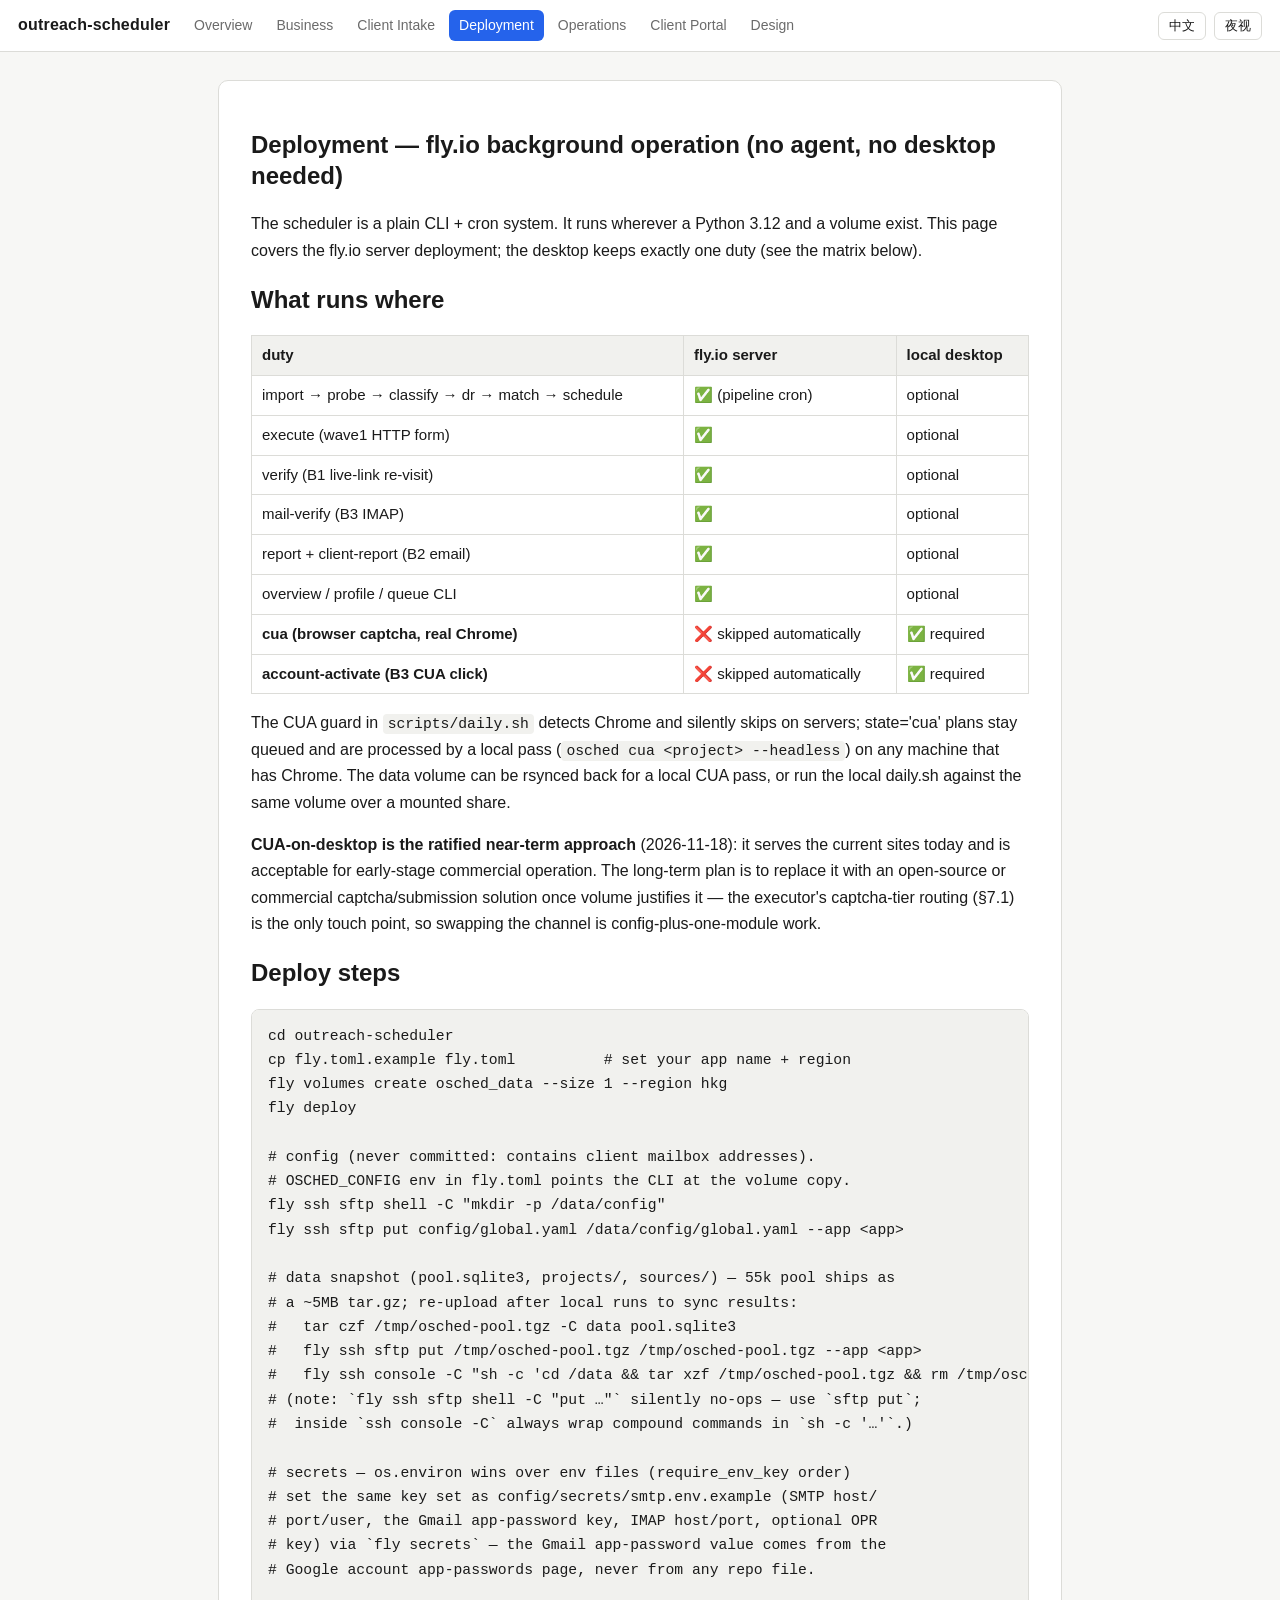
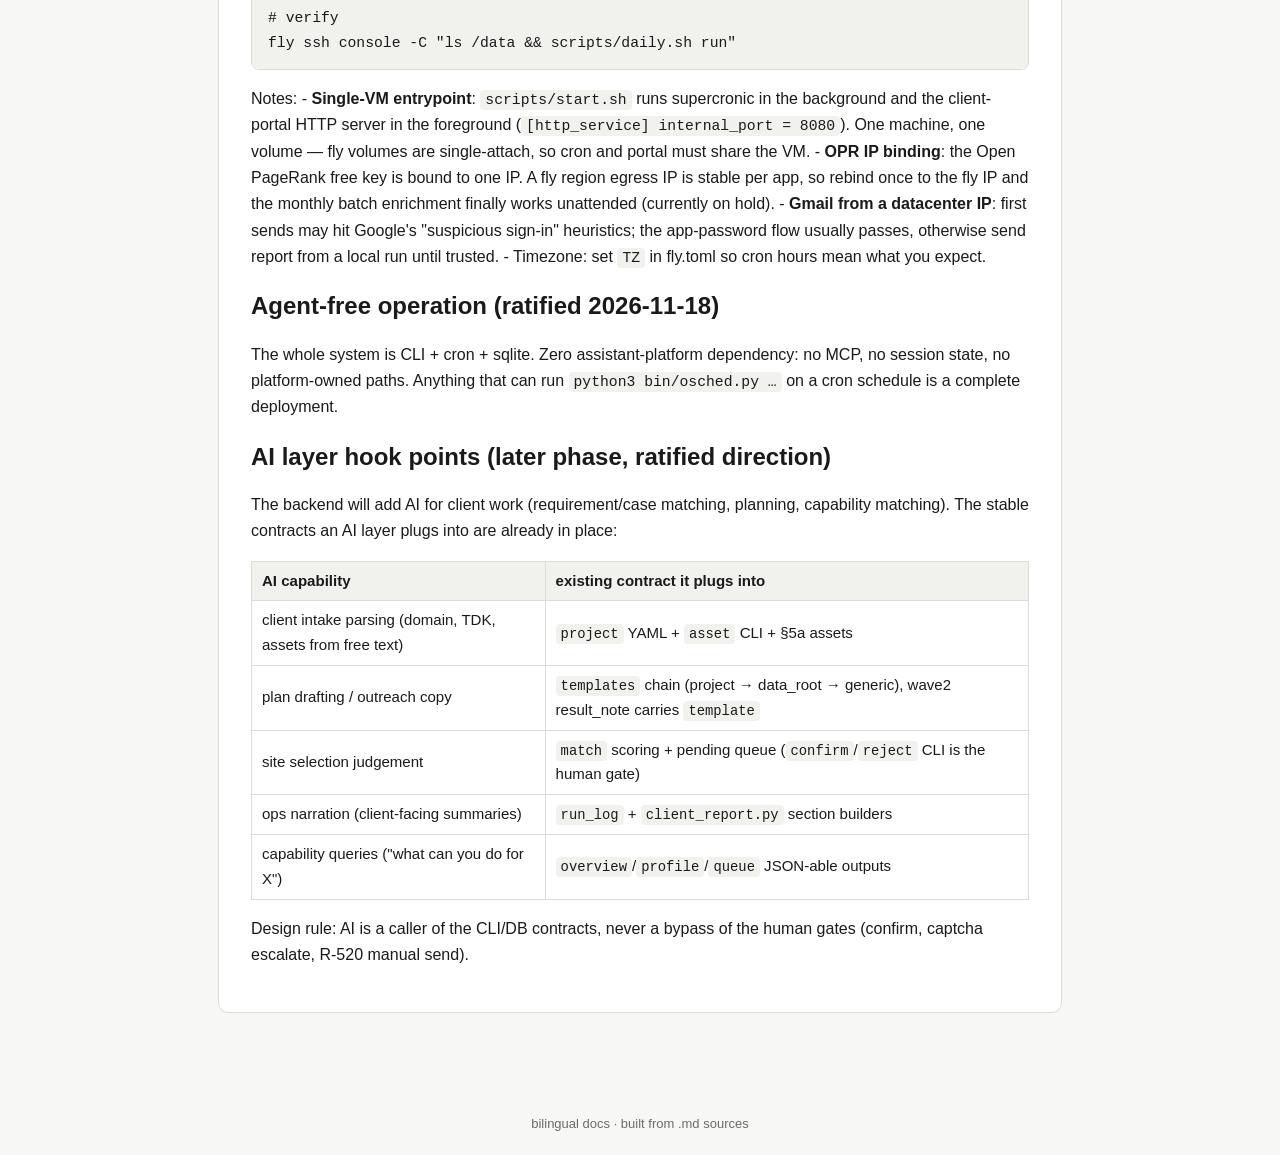
<file: docs/site/deployment.html>
<!DOCTYPE html>
<html lang="en" data-theme="day">
<head>
<meta charset="utf-8">
<meta name="viewport" content="width=device-width, initial-scale=1">
<title>Deployment — fly.io background operation (no agent, no desktop needed) — outreach-scheduler docs</title>
<style>
:root[data-theme="day"] {
  --bg:#f7f7f5; --panel:#ffffff; --text:#1a1a1a; --muted:#6b6b6b;
  --border:#dcdcd8; --accent:#2563eb; --code-bg:#f1f1ee; --link:#2563eb;
}
:root[data-theme="night"] {
  --bg:#121417; --panel:#1c1f24; --text:#e4e6ea; --muted:#9aa0a8;
  --border:#2e333a; --accent:#7aa2f7; --code-bg:#23272e; --link:#7aa2f7;
}
* { box-sizing:border-box; }
body { margin:0; font-family:-apple-system,'Segoe UI','PingFang SC','Microsoft YaHei',sans-serif;
  background:var(--bg); color:var(--text); line-height:1.65; }
header { position:sticky; top:0; z-index:10; background:var(--panel);
  border-bottom:1px solid var(--border); padding:10px 18px;
  display:flex; align-items:center; gap:14px; flex-wrap:wrap; }
header .brand { font-weight:700; letter-spacing:.2px; text-decoration:none; color:var(--text); }
header nav { display:flex; gap:4px; flex-wrap:wrap; flex:1; }
header nav a { padding:4px 10px; border-radius:6px; text-decoration:none;
  color:var(--muted); font-size:14px; }
header nav a:hover { background:var(--code-bg); color:var(--text); }
header nav a.active { background:var(--accent); color:#fff; }
.toggles { display:flex; gap:8px; }
.toggles button { cursor:pointer; border:1px solid var(--border); background:var(--panel);
  color:var(--text); border-radius:6px; padding:4px 10px; font-size:13px; }
.toggles button:hover { background:var(--code-bg); }
main { max-width:880px; margin:0 auto; padding:28px 18px 80px; }
article { background:var(--panel); border:1px solid var(--border); border-radius:10px;
  padding:28px 32px; }
h1,h2,h3,h4 { line-height:1.3; color:var(--text); }
a { color:var(--link); }
code { background:var(--code-bg); padding:2px 5px; border-radius:4px;
  font-size:.92em; font-family:ui-monospace,SFMono-Regular,Menlo,Consolas,monospace; }
pre { background:var(--code-bg); padding:14px 16px; border-radius:8px;
  overflow-x:auto; border:1px solid var(--border); }
pre code { background:none; padding:0; }
table { border-collapse:collapse; width:100%; margin:14px 0; font-size:.94em; }
th,td { border:1px solid var(--border); padding:7px 10px; text-align:left; }
th { background:var(--code-bg); }
blockquote { border-left:3px solid var(--accent); margin:14px 0; padding:4px 16px;
  color:var(--muted); }
hr { border:none; border-top:1px solid var(--border); margin:26px 0; }
footer { text-align:center; color:var(--muted); font-size:13px; padding:20px; }
</style>
</head>
<body>
<header>
  <a class="brand" href="index.html">outreach-scheduler</a>
  <nav><a href="readme.html" data-en="Overview" data-zh="概览">Overview</a>
  <a href="business.html" data-en="Business" data-zh="业务层">Business</a>
  <a href="client-intake.html" data-en="Client Intake" data-zh="客户接入">Client Intake</a>
  <a href="deployment.html" class="active" data-en="Deployment" data-zh="部署">Deployment</a>
  <a href="operations.html" data-en="Operations" data-zh="运维">Operations</a>
  <a href="client-portal.html" data-en="Client Portal" data-zh="客户端门户">Client Portal</a>
  <a href="design.html" data-en="Design" data-zh="设计">Design</a></nav>
  <div class="toggles">
    <button id="lang" type="button">中文</button>
    <button id="theme" type="button">夜视</button>
  </div>
</header>
<main><article><div data-lang-en="1"><h1 style="display:none">Deployment — fly.io background operation (no agent, no desktop needed)</h1><h1>Deployment — fly.io background operation (no agent, no desktop needed)</h1>
<p>The scheduler is a plain CLI + cron system. It runs wherever a Python 3.12
and a volume exist. This page covers the fly.io server deployment; the
desktop keeps exactly one duty (see the matrix below).</p>
<h2>What runs where</h2>
<table>
<thead>
<tr>
<th>duty</th>
<th>fly.io server</th>
<th>local desktop</th>
</tr>
</thead>
<tbody>
<tr>
<td>import → probe → classify → dr → match → schedule</td>
<td>✅ (pipeline cron)</td>
<td>optional</td>
</tr>
<tr>
<td>execute (wave1 HTTP form)</td>
<td>✅</td>
<td>optional</td>
</tr>
<tr>
<td>verify (B1 live-link re-visit)</td>
<td>✅</td>
<td>optional</td>
</tr>
<tr>
<td>mail-verify (B3 IMAP)</td>
<td>✅</td>
<td>optional</td>
</tr>
<tr>
<td>report + client-report (B2 email)</td>
<td>✅</td>
<td>optional</td>
</tr>
<tr>
<td>overview / profile / queue CLI</td>
<td>✅</td>
<td>optional</td>
</tr>
<tr>
<td><strong>cua (browser captcha, real Chrome)</strong></td>
<td>❌ skipped automatically</td>
<td>✅ required</td>
</tr>
<tr>
<td><strong>account-activate (B3 CUA click)</strong></td>
<td>❌ skipped automatically</td>
<td>✅ required</td>
</tr>
</tbody>
</table>
<p>The CUA guard in <code>scripts/daily.sh</code> detects Chrome and silently skips on
servers; state='cua' plans stay queued and are processed by a local pass
(<code>osched cua &lt;project&gt; --headless</code>) on any machine that has Chrome. The
data volume can be rsynced back for a local CUA pass, or run the local
daily.sh against the same volume over a mounted share.</p>
<p><strong>CUA-on-desktop is the ratified near-term approach</strong> (2026-11-18): it
serves the current sites today and is acceptable for early-stage
commercial operation. The long-term plan is to replace it with an
open-source or commercial captcha/submission solution once volume
justifies it — the executor's captcha-tier routing (§7.1) is the only
touch point, so swapping the channel is config-plus-one-module work.</p>
<h2>Deploy steps</h2>
<pre><code class="language-bash">cd outreach-scheduler
cp fly.toml.example fly.toml          # set your app name + region
fly volumes create osched_data --size 1 --region hkg
fly deploy

# config (never committed: contains client mailbox addresses).
# OSCHED_CONFIG env in fly.toml points the CLI at the volume copy.
fly ssh sftp shell -C &quot;mkdir -p /data/config&quot;
fly ssh sftp put config/global.yaml /data/config/global.yaml --app &lt;app&gt;

# data snapshot (pool.sqlite3, projects/, sources/) — 55k pool ships as
# a ~5MB tar.gz; re-upload after local runs to sync results:
#   tar czf /tmp/osched-pool.tgz -C data pool.sqlite3
#   fly ssh sftp put /tmp/osched-pool.tgz /tmp/osched-pool.tgz --app &lt;app&gt;
#   fly ssh console -C &quot;sh -c 'cd /data &amp;&amp; tar xzf /tmp/osched-pool.tgz &amp;&amp; rm /tmp/osched-pool.tgz'&quot;
# (note: `fly ssh sftp shell -C &quot;put …&quot;` silently no-ops — use `sftp put`;
#  inside `ssh console -C` always wrap compound commands in `sh -c '…'`.)

# secrets — os.environ wins over env files (require_env_key order)
# set the same key set as config/secrets/smtp.env.example (SMTP host/
# port/user, the Gmail app-password key, IMAP host/port, optional OPR
# key) via `fly secrets` — the Gmail app-password value comes from the
# Google account app-passwords page, never from any repo file.

# verify
fly ssh console -C &quot;ls /data &amp;&amp; scripts/daily.sh run&quot;
</code></pre>
<p>Notes:
- <strong>Single-VM entrypoint</strong>: <code>scripts/start.sh</code> runs supercronic in the
  background and the client-portal HTTP server in the foreground
  (<code>[http_service] internal_port = 8080</code>). One machine, one volume —
  fly volumes are single-attach, so cron and portal must share the VM.
- <strong>OPR IP binding</strong>: the Open PageRank free key is bound to one IP. A fly
  region egress IP is stable per app, so rebind once to the fly IP and the
  monthly batch enrichment finally works unattended (currently on hold).
- <strong>Gmail from a datacenter IP</strong>: first sends may hit Google's "suspicious
  sign-in" heuristics; the app-password flow usually passes, otherwise
  send report from a local run until trusted.
- Timezone: set <code>TZ</code> in fly.toml so cron hours mean what you expect.</p>
<h2>Agent-free operation (ratified 2026-11-18)</h2>
<p>The whole system is CLI + cron + sqlite. Zero assistant-platform
dependency: no MCP, no session state, no platform-owned paths. Anything
that can run <code>python3 bin/osched.py …</code> on a cron schedule is a complete
deployment.</p>
<h2>AI layer hook points (later phase, ratified direction)</h2>
<p>The backend will add AI for client work (requirement/case matching,
planning, capability matching). The stable contracts an AI layer plugs
into are already in place:</p>
<table>
<thead>
<tr>
<th>AI capability</th>
<th>existing contract it plugs into</th>
</tr>
</thead>
<tbody>
<tr>
<td>client intake parsing (domain, TDK, assets from free text)</td>
<td><code>project</code> YAML + <code>asset</code> CLI + §5a assets</td>
</tr>
<tr>
<td>plan drafting / outreach copy</td>
<td><code>templates</code> chain (project → data_root → generic), wave2 result_note carries <code>template</code></td>
</tr>
<tr>
<td>site selection judgement</td>
<td><code>match</code> scoring + pending queue (<code>confirm</code>/<code>reject</code> CLI is the human gate)</td>
</tr>
<tr>
<td>ops narration (client-facing summaries)</td>
<td><code>run_log</code> + <code>client_report.py</code> section builders</td>
</tr>
<tr>
<td>capability queries ("what can you do for X")</td>
<td><code>overview</code>/<code>profile</code>/<code>queue</code> JSON-able outputs</td>
</tr>
</tbody>
</table>
<p>Design rule: AI is a caller of the CLI/DB contracts, never a bypass of the
human gates (confirm, captcha escalate, R-520 manual send).</p></div>
<div data-lang-en="0" style="display:none"><h1 style="display:none">部署 — fly.io 后台运行（无智能体、无桌面依赖）</h1><h1>部署 — fly.io 后台运行（无智能体、无桌面依赖）</h1>
<p>本系统是纯 CLI + cron + sqlite，任何有 Python 3.12 和持久卷的机器都能跑。
本文覆盖 fly.io 服务器部署；桌面机只保留一项职责（见矩阵）。</p>
<h2>职责矩阵</h2>
<table>
<thead>
<tr>
<th>职责</th>
<th>fly.io 服务器</th>
<th>本地桌面</th>
</tr>
</thead>
<tbody>
<tr>
<td>import → probe → classify → dr → match → schedule</td>
<td>✅（pipeline cron）</td>
<td>可选</td>
</tr>
<tr>
<td>execute（wave1 HTTP 表单）</td>
<td>✅</td>
<td>可选</td>
</tr>
<tr>
<td>verify（B1 实链回访）</td>
<td>✅</td>
<td>可选</td>
</tr>
<tr>
<td>mail-verify（B3 IMAP 收信）</td>
<td>✅</td>
<td>可选</td>
</tr>
<tr>
<td>report + client-report（B2 邮件）</td>
<td>✅</td>
<td>可选</td>
</tr>
<tr>
<td>overview / profile / queue 命令</td>
<td>✅</td>
<td>可选</td>
</tr>
<tr>
<td><strong>cua（浏览器验证码，真实 Chrome）</strong></td>
<td>❌ 自动跳过</td>
<td>✅ 必须</td>
</tr>
<tr>
<td><strong>account-activate（B3 CUA 点击）</strong></td>
<td>❌ 自动跳过</td>
<td>✅ 必须</td>
</tr>
</tbody>
</table>
<p><code>scripts/daily.sh</code> 里的 CUA 守卫会探测 Chrome，服务器上静默跳过；
state='cua' 计划留在队列，由有 Chrome 的本地机跑
<code>osched cua &lt;project&gt; --headless</code> 处理。数据卷可 rsync 回本地做 CUA 轮，
或本地 daily.sh 挂载同一卷运行。</p>
<p><strong>CUA 留本地是已拍板的近期方案</strong>（2026-11-18）：先服务现有站点，商业
初期可接受；后期视量级替换为开源或商用验证码/提交方案——执行器只有
§7.1 验证码分级路由这一个接触点，换通道 = 改配置 + 一个模块。</p>
<h2>部署步骤</h2>
<pre><code class="language-bash">cd outreach-scheduler
cp fly.toml.example fly.toml          # 改 app 名与 region
fly volumes create osched_data --size 1 --region hkg
fly deploy

# 配置（不入仓库：含客户邮箱）。fly.toml 里 OSCHED_CONFIG 指向卷上副本。
fly ssh sftp shell -C &quot;mkdir -p /data/config&quot;
fly ssh sftp put config/global.yaml /data/config/global.yaml --app &lt;app&gt;

# 数据快照（pool.sqlite3、projects/、sources/）——55k 池压包约 5MB；
# 本地跑完要同步结果时重传：
#   tar czf /tmp/osched-pool.tgz -C data pool.sqlite3
#   fly ssh sftp put /tmp/osched-pool.tgz /tmp/osched-pool.tgz --app &lt;app&gt;
#   fly ssh console -C &quot;sh -c 'cd /data &amp;&amp; tar xzf /tmp/osched-pool.tgz &amp;&amp; rm /tmp/osched-pool.tgz'&quot;
# （注意：`fly ssh sftp shell -C &quot;put …&quot;` 会静默不动——用 `sftp put`；
#  `ssh console -C` 里复合命令必须包一层 `sh -c '…'`。）

# 密钥——os.environ 优先于 env 文件（require_env_key 顺序）
# 键集合与 config/secrets/smtp.env.example 相同（SMTP 主机/端口/用户、
# Gmail 应用密码键、IMAP 主机/端口、可选 OPR key），用 `fly secrets`
# 设置；Gmail 应用密码的值来自 Google 账号的应用密码页，绝不来自仓库
# 任何文件。

# 验证
fly ssh console -C &quot;ls /data &amp;&amp; scripts/daily.sh run&quot;
</code></pre>
<p>注意：
- <strong>单机入口</strong>：<code>scripts/start.sh</code> 后台起 supercronic、前台跑客户端
  门户 HTTP 服务（<code>[http_service] internal_port = 8080</code>）。一台机器
  挂一个卷——fly 卷是单挂载，cron 与门户必须共用同一 VM。
- <strong>OPR IP 绑定</strong>：免费 key 绑单 IP。fly region 出口 IP 对同一 app 是
  稳定的，改绑一次到 fly IP 后，月度批量富化即可无人值守（当前暂挂）。
- <strong>数据中心 IP 发 Gmail</strong>：首次发送可能触发 Google 可疑登录拦截；
  应用密码通常可过，否则先由本地跑 report 直到信任建立。
- 时区：fly.toml 里设 <code>TZ</code>，cron 时刻按预期含义执行。</p>
<h2>脱离智能体运行（2026-11-18 拍板）</h2>
<p>全系统 = CLI + cron + sqlite，任何环节都无智能体平台依赖：无 MCP、
无平台路径、无会话状态。凡能按 cron 跑
<code>python3 bin/osched.py …</code> 的环境即是完整部署。</p>
<h2>AI 层挂接点（后期，方向已拍板）</h2>
<p>后台将加入 AI 用于客户业务（需求/案例对接、策划、能力对接）。AI 层
插入的稳定契约已就位：</p>
<table>
<thead>
<tr>
<th>AI 能力</th>
<th>挂接的现有契约</th>
</tr>
</thead>
<tbody>
<tr>
<td>客户接单解析（自由文本 → 域名/TDK/资产）</td>
<td>project YAML + <code>asset</code> CLI + §5a 资产</td>
</tr>
<tr>
<td>计划起草 / 外联文案</td>
<td>templates 链（项目 → data_root → 通用），wave2 result_note 带 template</td>
</tr>
<tr>
<td>站点选择判断</td>
<td>match 打分 + pending 队列（<code>confirm</code>/<code>reject</code> 是人工闸）</td>
</tr>
<tr>
<td>运营叙述（客户侧摘要）</td>
<td>run_log + client_report.py 分节构造器</td>
</tr>
<tr>
<td>能力查询（"能为 X 做什么"）</td>
<td>overview / profile / queue 的 JSON 可读输出</td>
</tr>
</tbody>
</table>
<p>设计规则：AI 只作为 CLI/DB 契约的调用方，绝不绕过人工闸
（confirm、验证码 escalate、R-520 人工发送）。</p></div></article></main>
<footer>bilingual docs · built from .md sources</footer>
<script>
(function(){
  var root=document.documentElement;
  var langBtn=document.getElementById('lang'), themeBtn=document.getElementById('theme');
  function setLang(l){
    root.setAttribute('data-lang',l);
    document.querySelectorAll('[data-lang-en]').forEach(function(el){
      el.style.display = (el.getAttribute('data-lang-en')==='1') === (l==='en') ? '' : 'none';
    });
    localStorage.setItem('docs-lang',l);
    langBtn.textContent = l==='en' ? '中文' : 'English';
    document.title = document.querySelector(l==='en'?'[data-lang-en="1"] h1':'[data-lang-en="0"] h1')
      ? (document.querySelector(l==='en'?'[data-lang-en="1"] h1':'[data-lang-en="0"] h1').textContent + ' — outreach-scheduler docs')
      : document.title;
    if(window.location.pathname.endsWith('index.html')){
      document.querySelectorAll('nav a').forEach(function(a){
        a.textContent = l==='en' ? a.getAttribute('data-en') : a.getAttribute('data-zh');
      });
    }
  }
  function setTheme(t){
    root.setAttribute('data-theme',t);
    localStorage.setItem('docs-theme',t);
    themeBtn.textContent = t==='day' ? '夜视' : '白天';
  }
  langBtn.addEventListener('click',function(){
    setLang(root.getAttribute('data-lang')==='en'?'zh':'en');
  });
  themeBtn.addEventListener('click',function(){
    setTheme(root.getAttribute('data-theme')==='day'?'night':'day');
  });
  setTheme(localStorage.getItem('docs-theme')||'day');
  setLang(localStorage.getItem('docs-lang')||'en');
})();
</script>
</body>
</html>
</file>
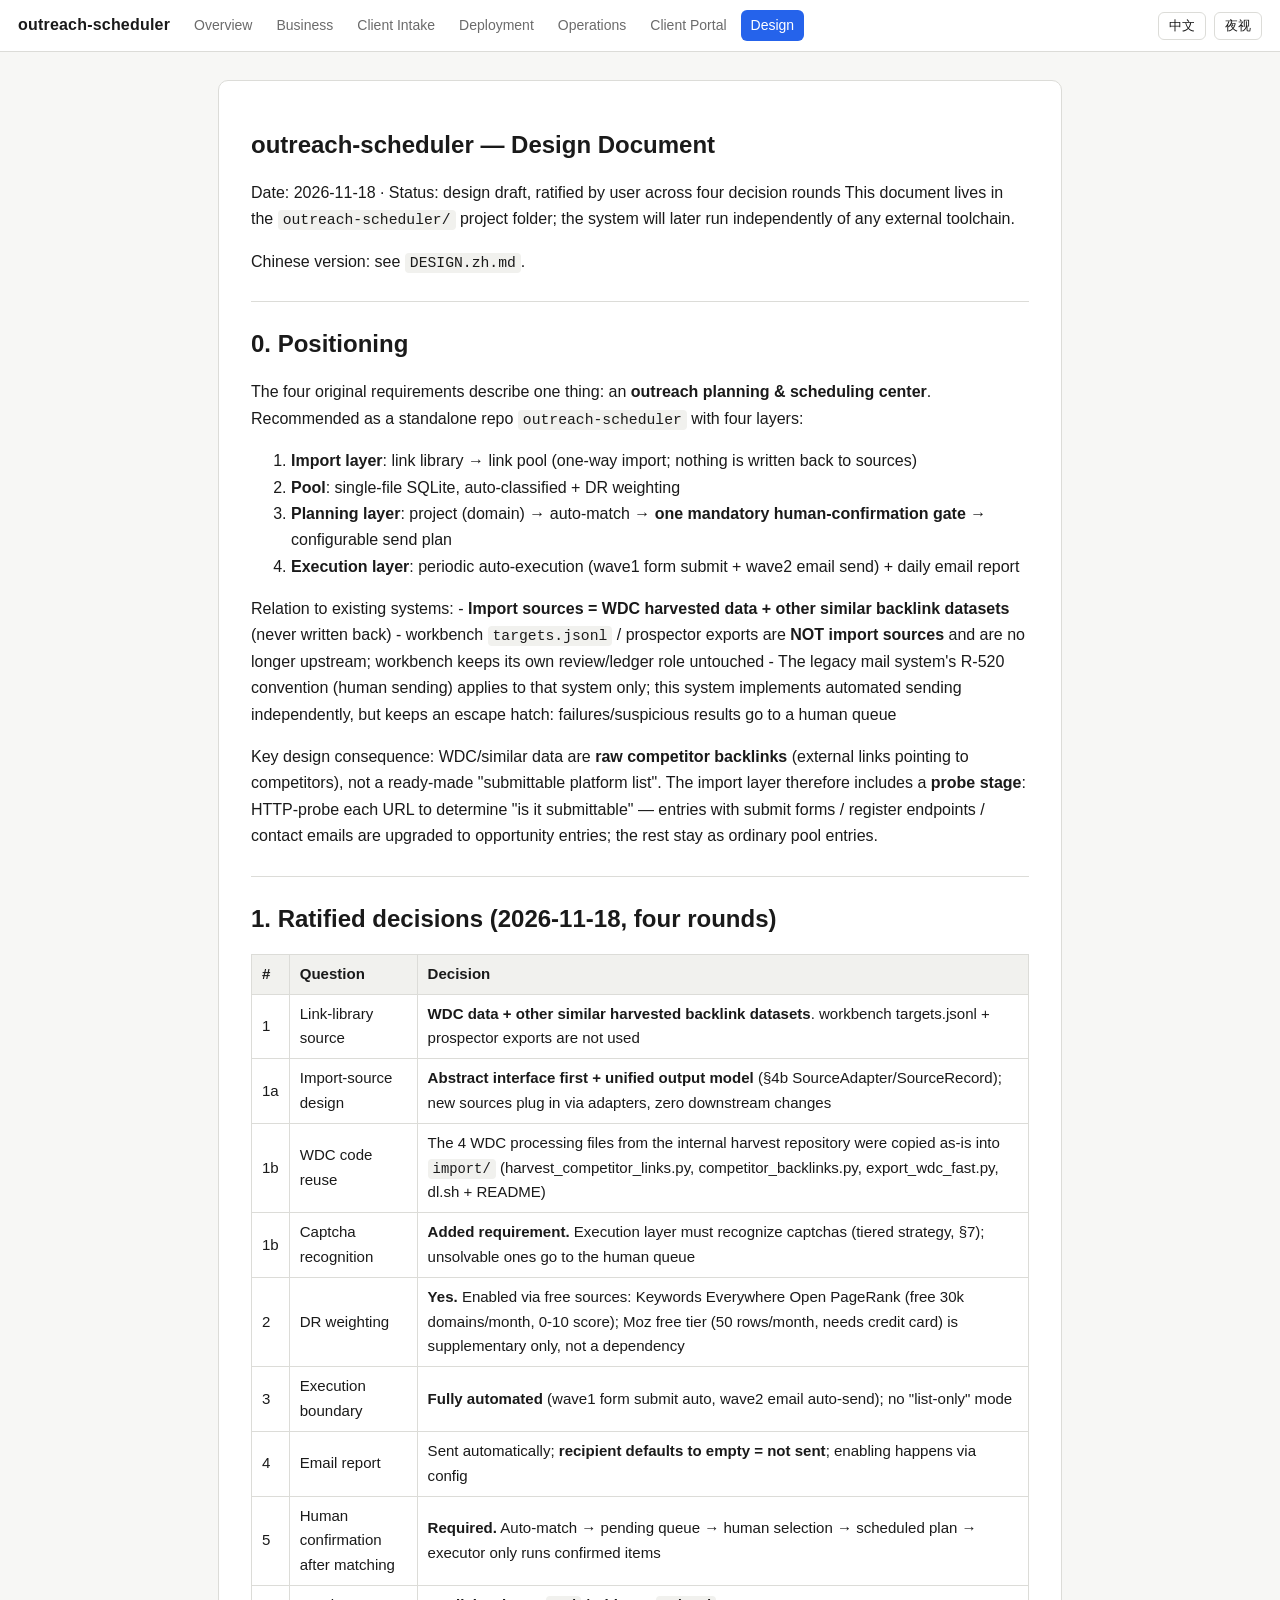
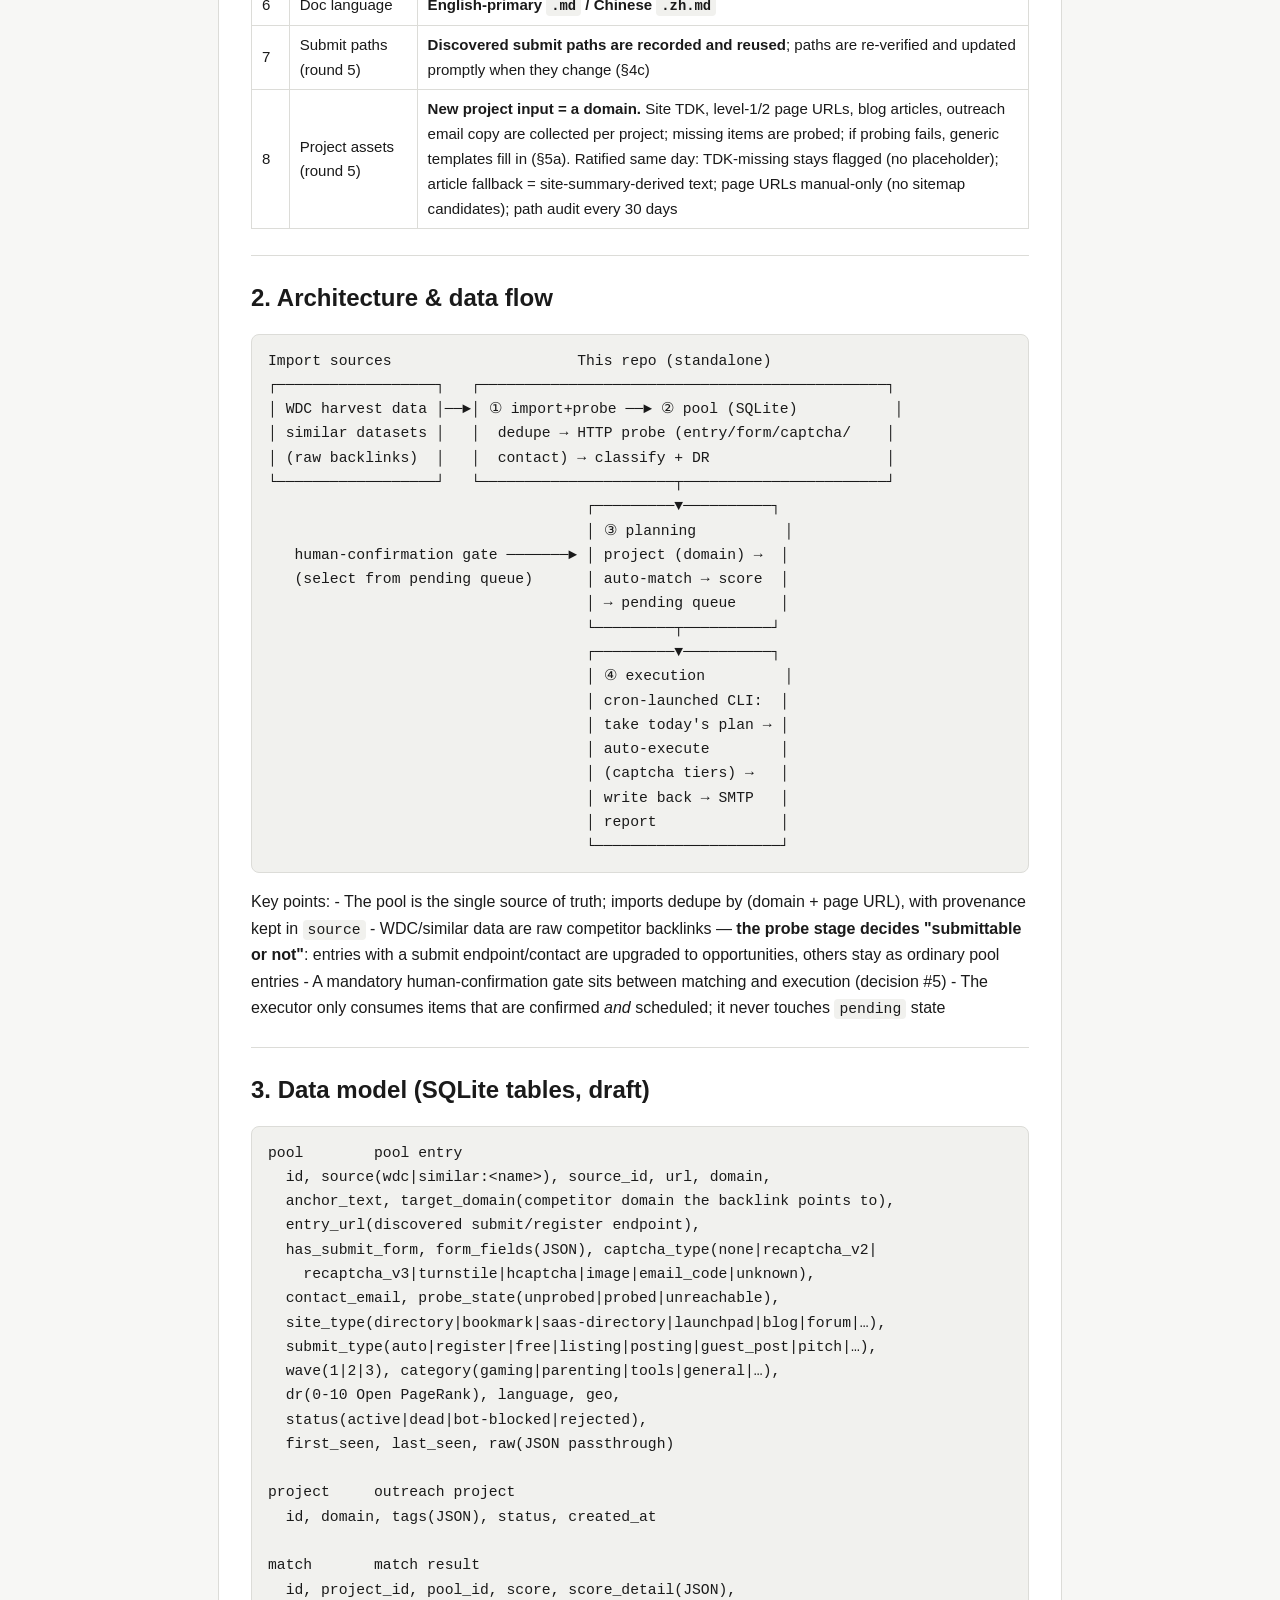
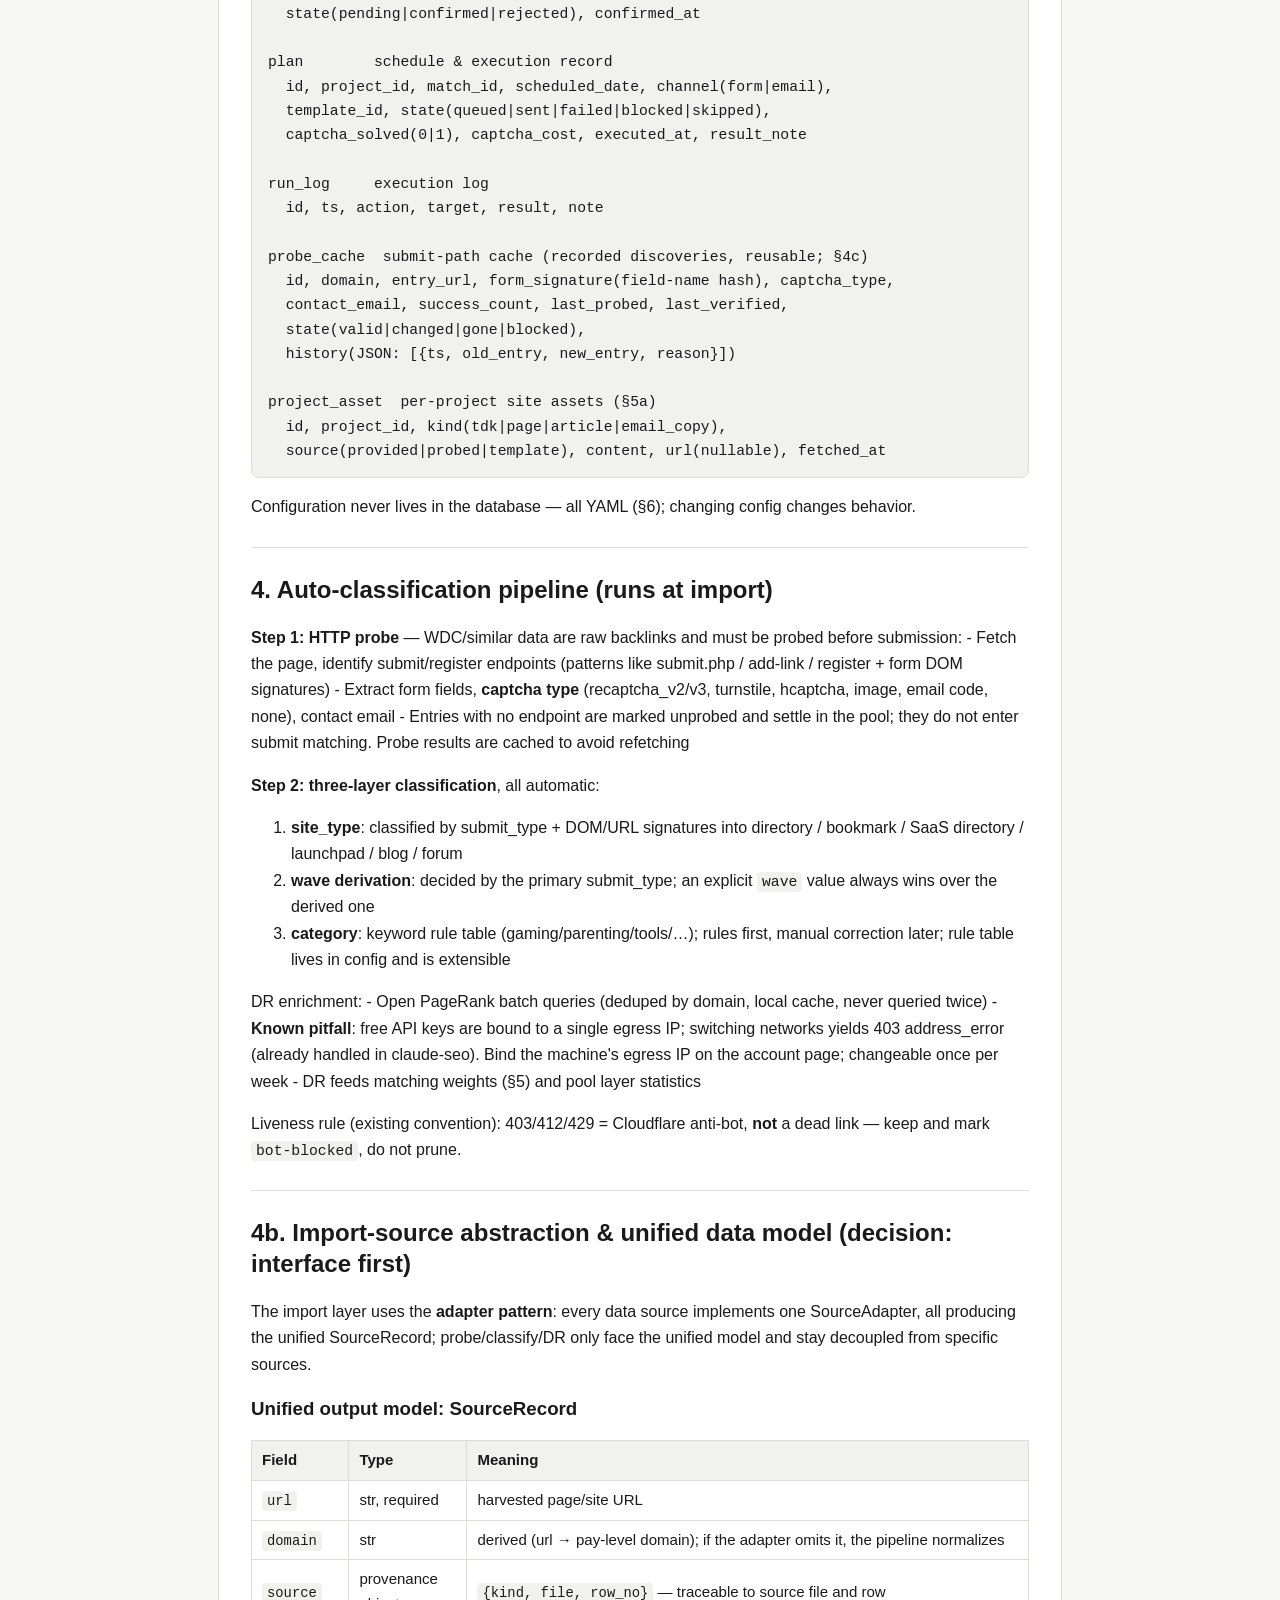
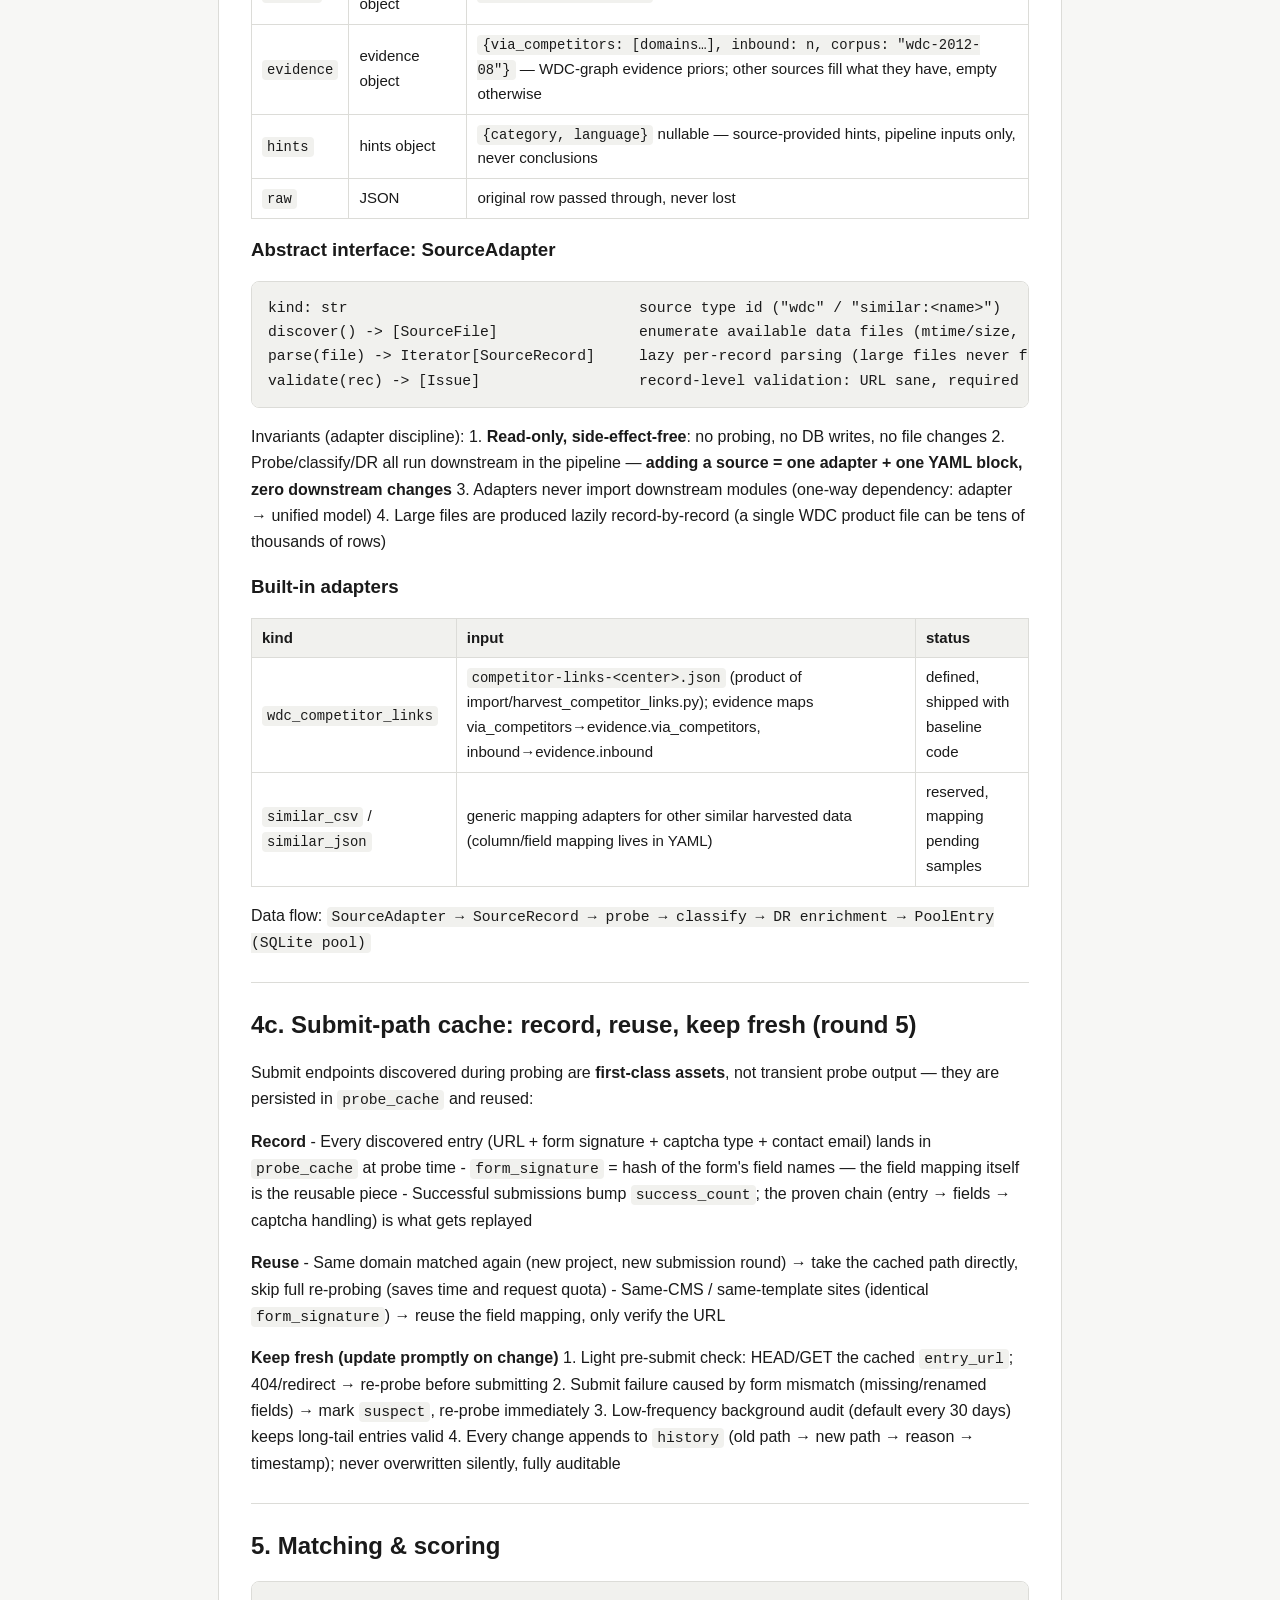
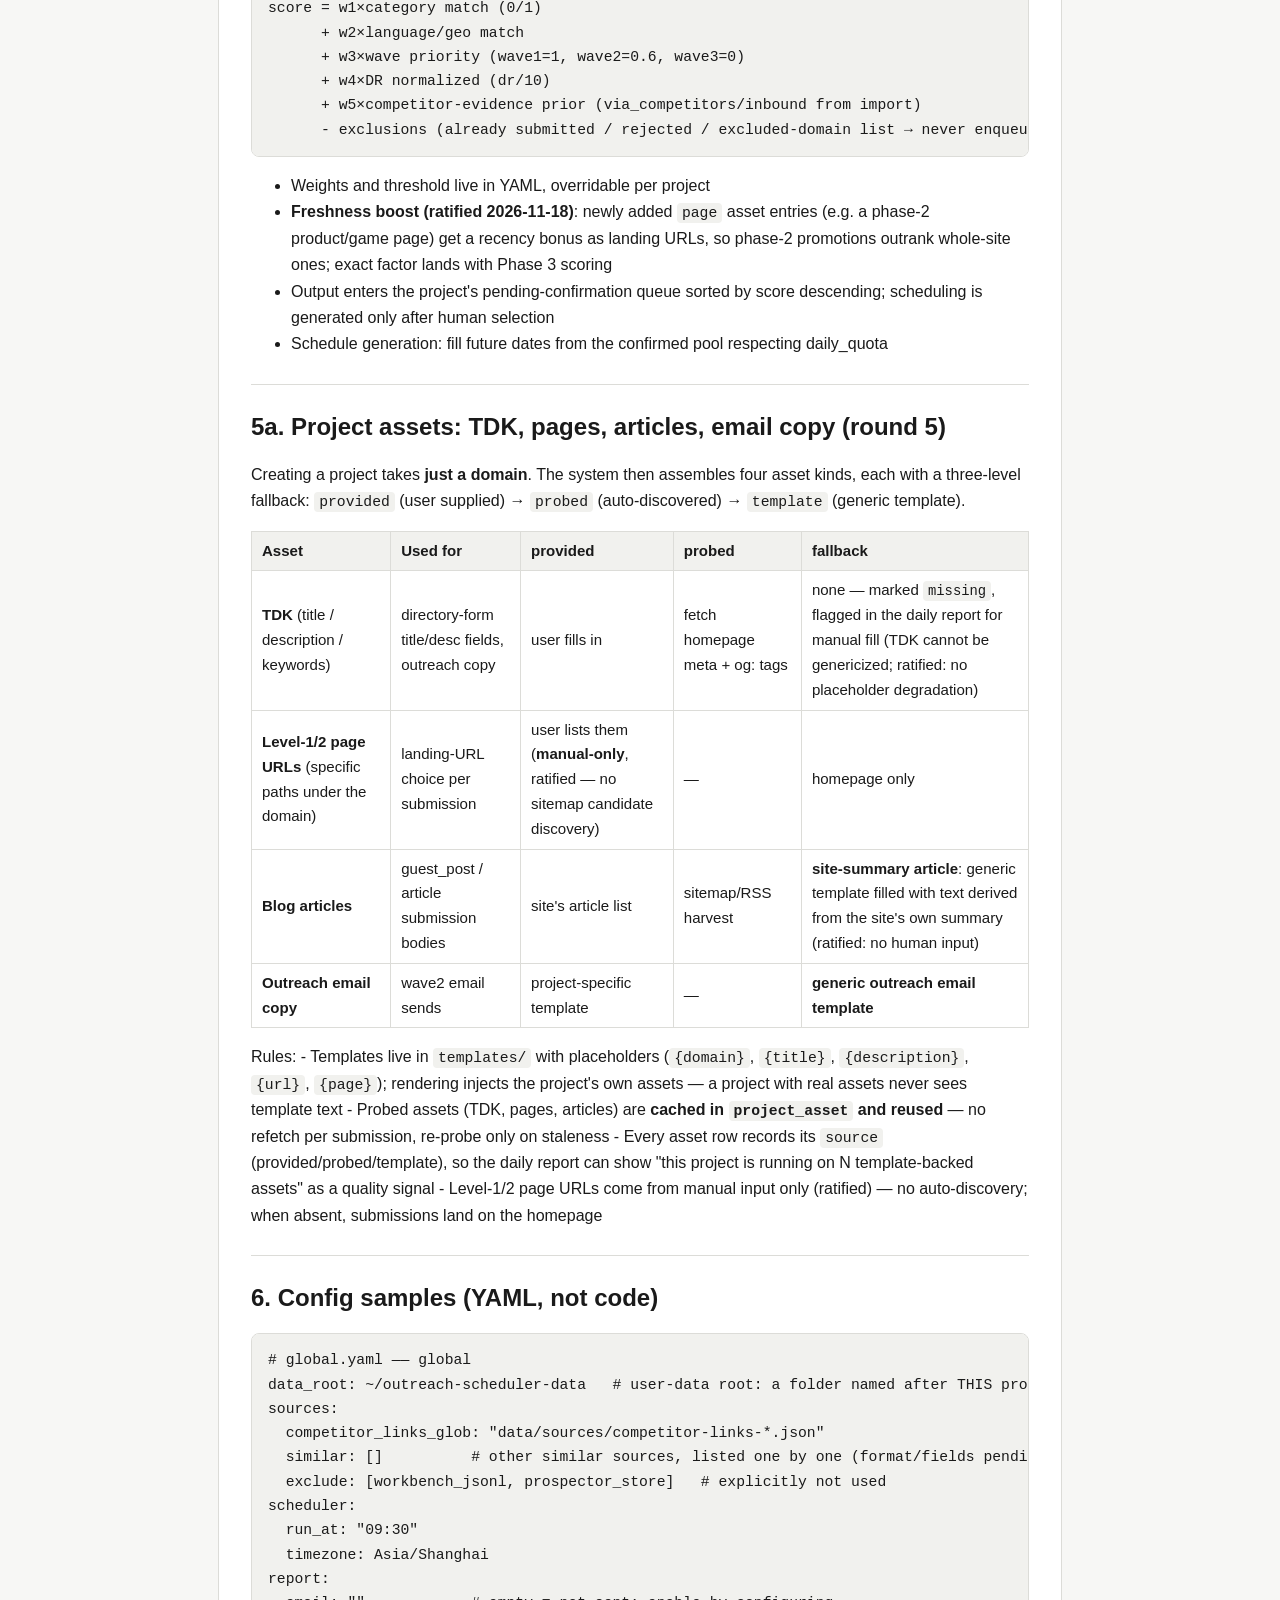
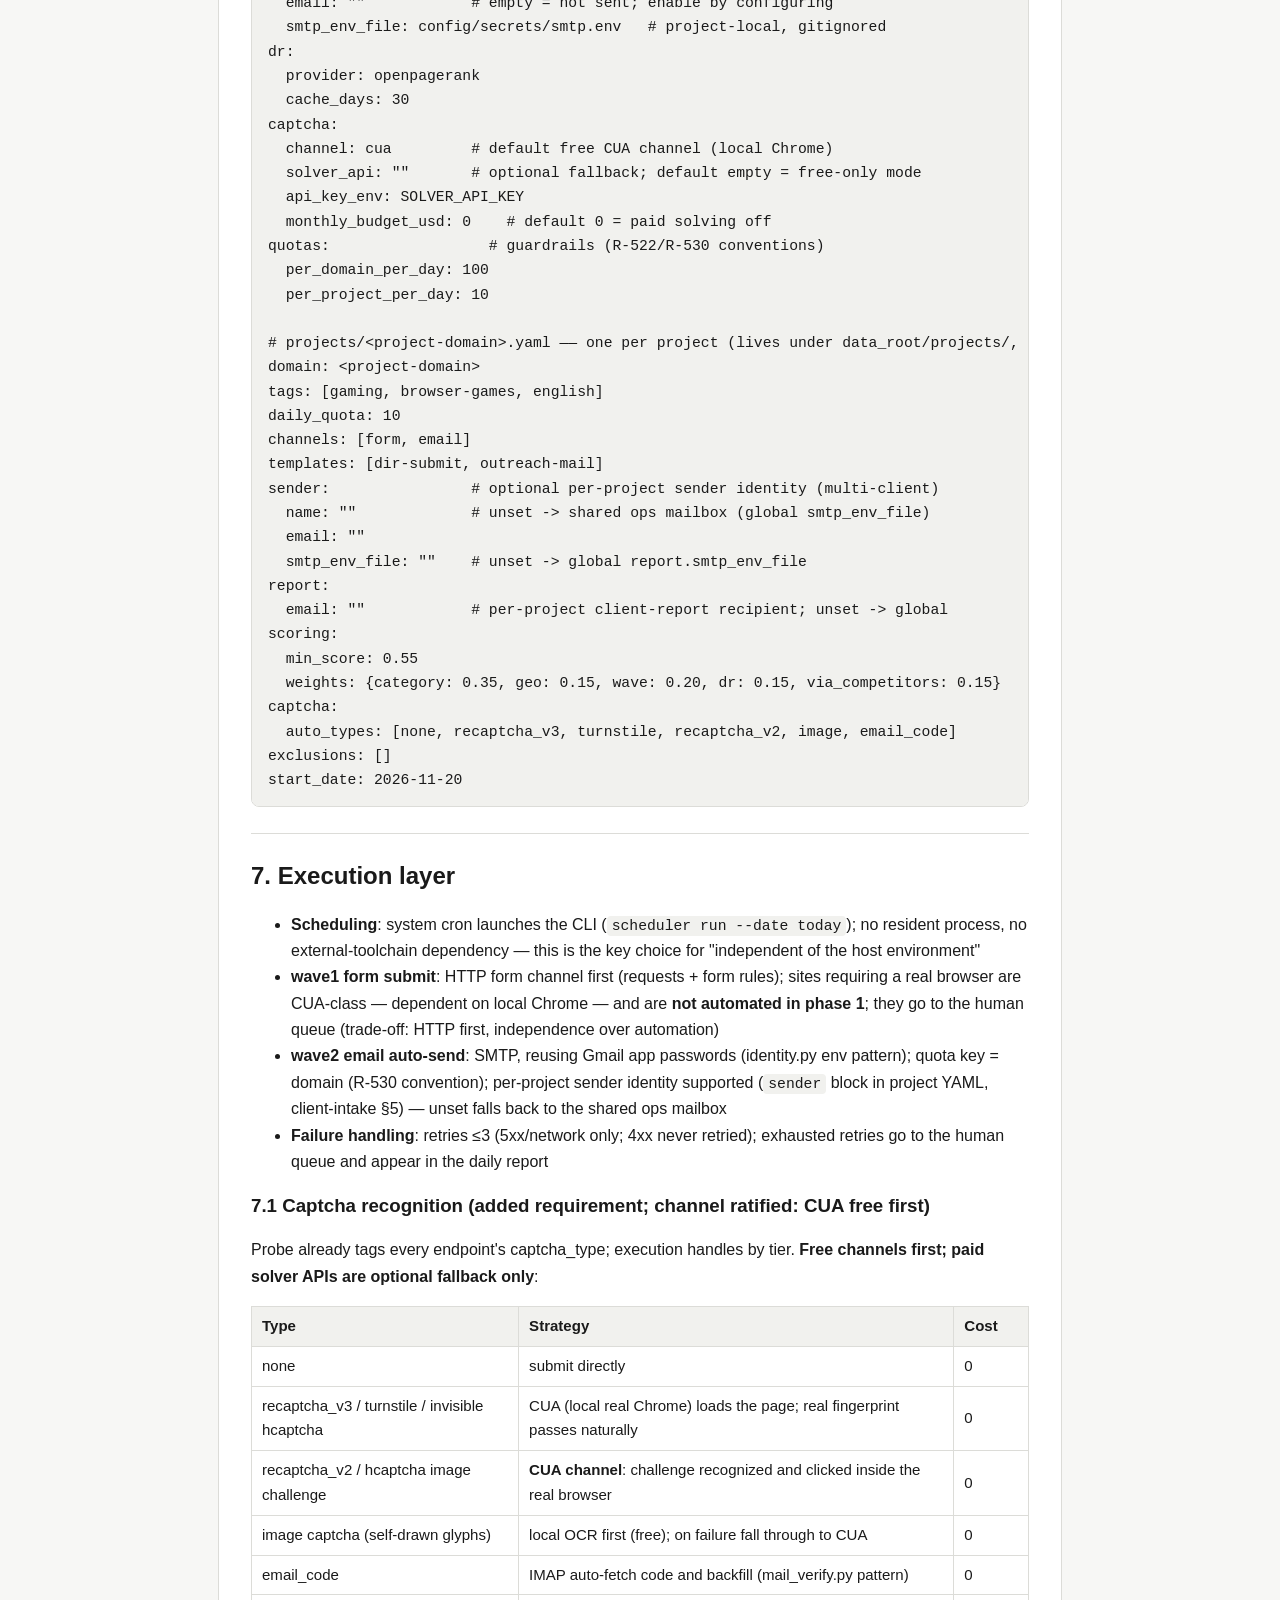
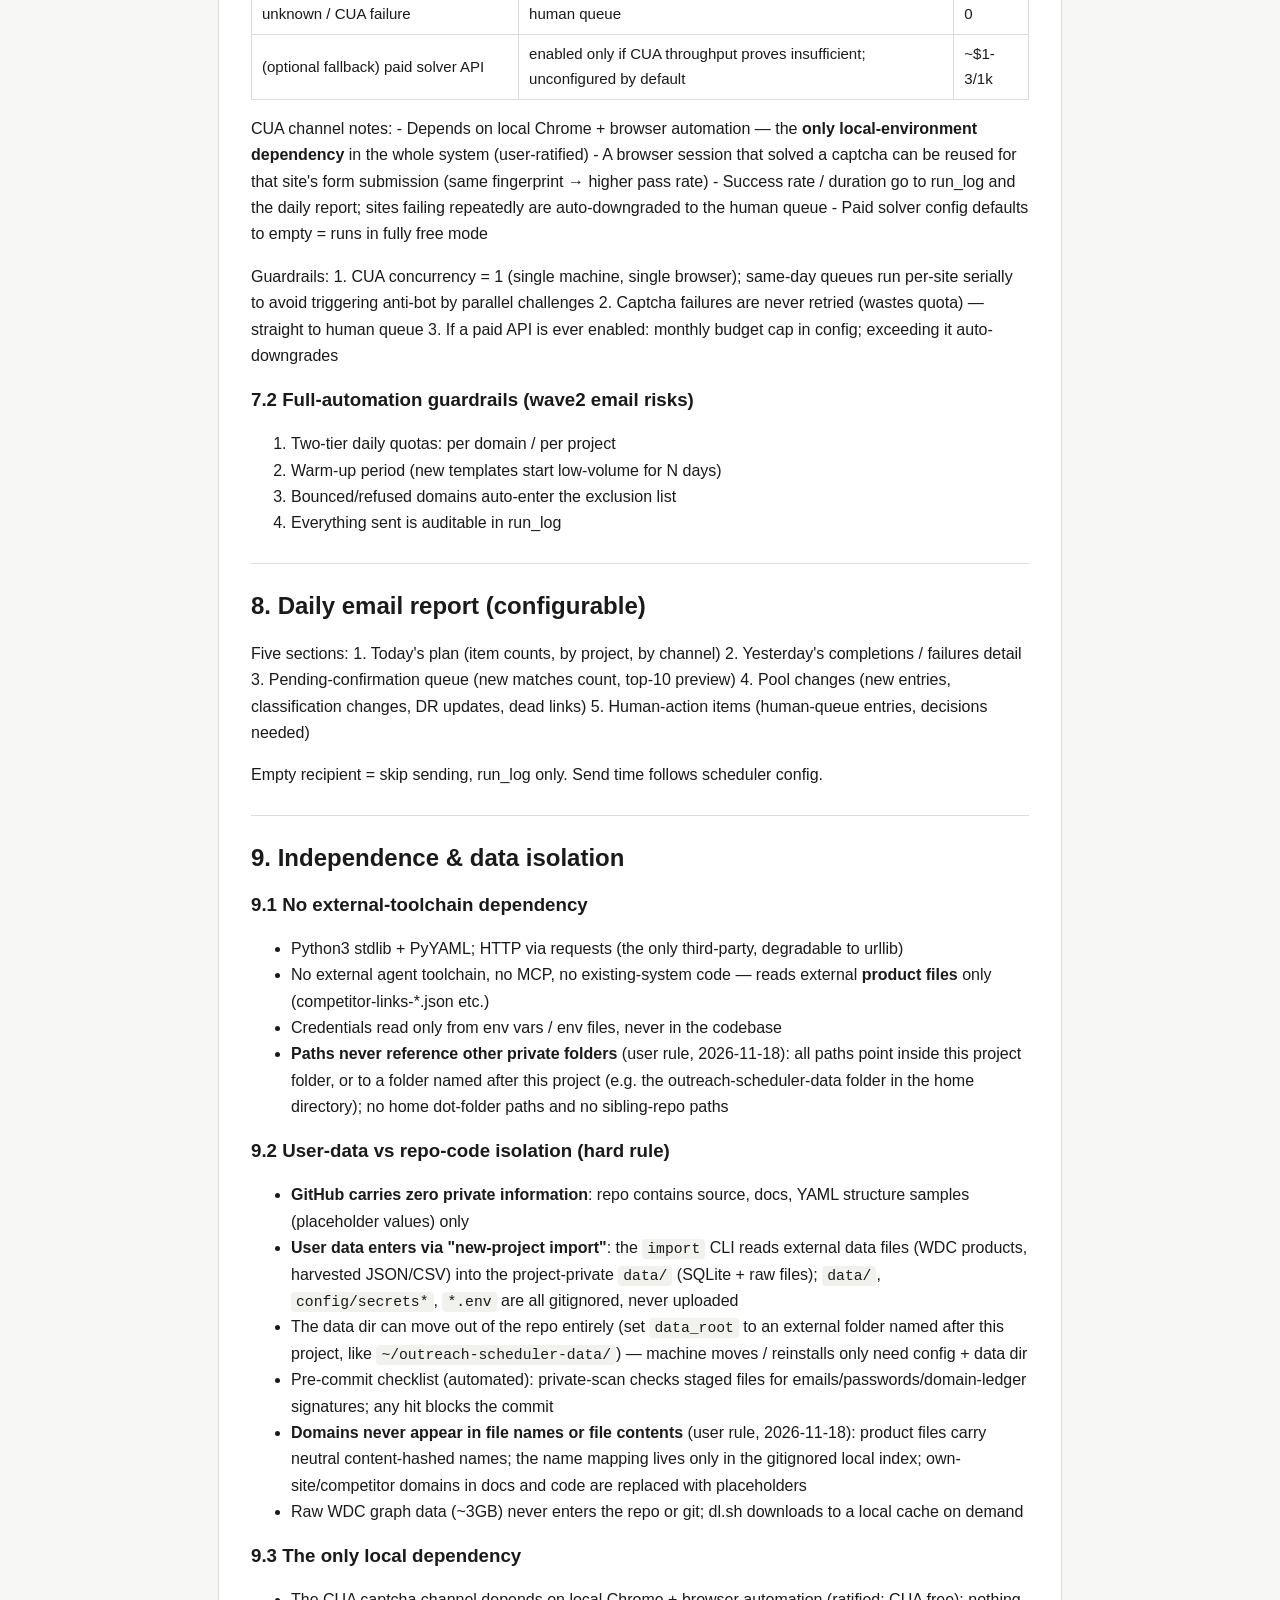
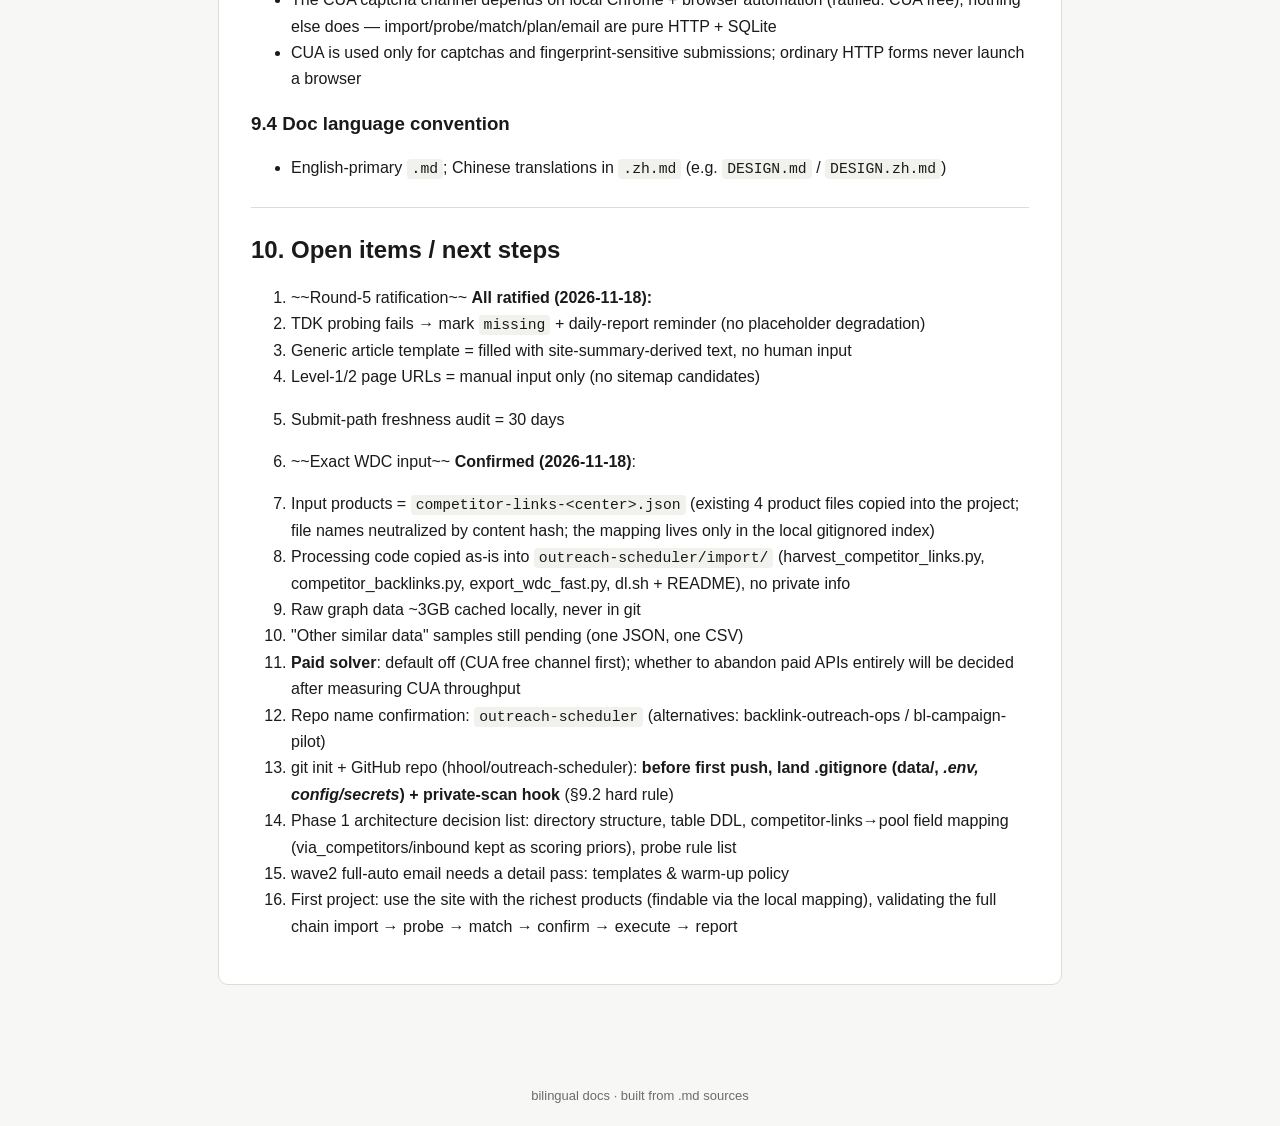
<file: docs/site/design.html>
<!DOCTYPE html>
<html lang="en" data-theme="day">
<head>
<meta charset="utf-8">
<meta name="viewport" content="width=device-width, initial-scale=1">
<title>outreach-scheduler — Design Document — outreach-scheduler docs</title>
<style>
:root[data-theme="day"] {
  --bg:#f7f7f5; --panel:#ffffff; --text:#1a1a1a; --muted:#6b6b6b;
  --border:#dcdcd8; --accent:#2563eb; --code-bg:#f1f1ee; --link:#2563eb;
}
:root[data-theme="night"] {
  --bg:#121417; --panel:#1c1f24; --text:#e4e6ea; --muted:#9aa0a8;
  --border:#2e333a; --accent:#7aa2f7; --code-bg:#23272e; --link:#7aa2f7;
}
* { box-sizing:border-box; }
body { margin:0; font-family:-apple-system,'Segoe UI','PingFang SC','Microsoft YaHei',sans-serif;
  background:var(--bg); color:var(--text); line-height:1.65; }
header { position:sticky; top:0; z-index:10; background:var(--panel);
  border-bottom:1px solid var(--border); padding:10px 18px;
  display:flex; align-items:center; gap:14px; flex-wrap:wrap; }
header .brand { font-weight:700; letter-spacing:.2px; text-decoration:none; color:var(--text); }
header nav { display:flex; gap:4px; flex-wrap:wrap; flex:1; }
header nav a { padding:4px 10px; border-radius:6px; text-decoration:none;
  color:var(--muted); font-size:14px; }
header nav a:hover { background:var(--code-bg); color:var(--text); }
header nav a.active { background:var(--accent); color:#fff; }
.toggles { display:flex; gap:8px; }
.toggles button { cursor:pointer; border:1px solid var(--border); background:var(--panel);
  color:var(--text); border-radius:6px; padding:4px 10px; font-size:13px; }
.toggles button:hover { background:var(--code-bg); }
main { max-width:880px; margin:0 auto; padding:28px 18px 80px; }
article { background:var(--panel); border:1px solid var(--border); border-radius:10px;
  padding:28px 32px; }
h1,h2,h3,h4 { line-height:1.3; color:var(--text); }
a { color:var(--link); }
code { background:var(--code-bg); padding:2px 5px; border-radius:4px;
  font-size:.92em; font-family:ui-monospace,SFMono-Regular,Menlo,Consolas,monospace; }
pre { background:var(--code-bg); padding:14px 16px; border-radius:8px;
  overflow-x:auto; border:1px solid var(--border); }
pre code { background:none; padding:0; }
table { border-collapse:collapse; width:100%; margin:14px 0; font-size:.94em; }
th,td { border:1px solid var(--border); padding:7px 10px; text-align:left; }
th { background:var(--code-bg); }
blockquote { border-left:3px solid var(--accent); margin:14px 0; padding:4px 16px;
  color:var(--muted); }
hr { border:none; border-top:1px solid var(--border); margin:26px 0; }
footer { text-align:center; color:var(--muted); font-size:13px; padding:20px; }
</style>
</head>
<body>
<header>
  <a class="brand" href="index.html">outreach-scheduler</a>
  <nav><a href="readme.html" data-en="Overview" data-zh="概览">Overview</a>
  <a href="business.html" data-en="Business" data-zh="业务层">Business</a>
  <a href="client-intake.html" data-en="Client Intake" data-zh="客户接入">Client Intake</a>
  <a href="deployment.html" data-en="Deployment" data-zh="部署">Deployment</a>
  <a href="operations.html" data-en="Operations" data-zh="运维">Operations</a>
  <a href="client-portal.html" data-en="Client Portal" data-zh="客户端门户">Client Portal</a>
  <a href="design.html" class="active" data-en="Design" data-zh="设计">Design</a></nav>
  <div class="toggles">
    <button id="lang" type="button">中文</button>
    <button id="theme" type="button">夜视</button>
  </div>
</header>
<main><article><div data-lang-en="1"><h1 style="display:none">outreach-scheduler — Design Document</h1><h1>outreach-scheduler — Design Document</h1>
<p>Date: 2026-11-18 · Status: design draft, ratified by user across four decision rounds
This document lives in the <code>outreach-scheduler/</code> project folder; the system will later run independently of any external toolchain.</p>
<p>Chinese version: see <code>DESIGN.zh.md</code>.</p>
<hr />
<h2>0. Positioning</h2>
<p>The four original requirements describe one thing: an <strong>outreach planning &amp; scheduling center</strong>. Recommended as a standalone repo <code>outreach-scheduler</code> with four layers:</p>
<ol>
<li><strong>Import layer</strong>: link library → link pool (one-way import; nothing is written back to sources)</li>
<li><strong>Pool</strong>: single-file SQLite, auto-classified + DR weighting</li>
<li><strong>Planning layer</strong>: project (domain) → auto-match → <strong>one mandatory human-confirmation gate</strong> → configurable send plan</li>
<li><strong>Execution layer</strong>: periodic auto-execution (wave1 form submit + wave2 email send) + daily email report</li>
</ol>
<p>Relation to existing systems:
- <strong>Import sources = WDC harvested data + other similar backlink datasets</strong> (never written back)
- workbench <code>targets.jsonl</code> / prospector exports are <strong>NOT import sources</strong> and are no longer upstream; workbench keeps its own review/ledger role untouched
- The legacy mail system's R-520 convention (human sending) applies to that system only; this system implements automated sending independently, but keeps an escape hatch: failures/suspicious results go to a human queue</p>
<p>Key design consequence: WDC/similar data are <strong>raw competitor backlinks</strong> (external links pointing to competitors), not a ready-made "submittable platform list". The import layer therefore includes a <strong>probe stage</strong>: HTTP-probe each URL to determine "is it submittable" — entries with submit forms / register endpoints / contact emails are upgraded to opportunity entries; the rest stay as ordinary pool entries.</p>
<hr />
<h2>1. Ratified decisions (2026-11-18, four rounds)</h2>
<table>
<thead>
<tr>
<th>#</th>
<th>Question</th>
<th>Decision</th>
</tr>
</thead>
<tbody>
<tr>
<td>1</td>
<td>Link-library source</td>
<td><strong>WDC data + other similar harvested backlink datasets</strong>. workbench targets.jsonl + prospector exports are not used</td>
</tr>
<tr>
<td>1a</td>
<td>Import-source design</td>
<td><strong>Abstract interface first + unified output model</strong> (§4b SourceAdapter/SourceRecord); new sources plug in via adapters, zero downstream changes</td>
</tr>
<tr>
<td>1b</td>
<td>WDC code reuse</td>
<td>The 4 WDC processing files from the internal harvest repository were copied as-is into <code>import/</code> (harvest_competitor_links.py, competitor_backlinks.py, export_wdc_fast.py, dl.sh + README)</td>
</tr>
<tr>
<td>1b</td>
<td>Captcha recognition</td>
<td><strong>Added requirement.</strong> Execution layer must recognize captchas (tiered strategy, §7); unsolvable ones go to the human queue</td>
</tr>
<tr>
<td>2</td>
<td>DR weighting</td>
<td><strong>Yes.</strong> Enabled via free sources: Keywords Everywhere Open PageRank (free 30k domains/month, 0-10 score); Moz free tier (50 rows/month, needs credit card) is supplementary only, not a dependency</td>
</tr>
<tr>
<td>3</td>
<td>Execution boundary</td>
<td><strong>Fully automated</strong> (wave1 form submit auto, wave2 email auto-send); no "list-only" mode</td>
</tr>
<tr>
<td>4</td>
<td>Email report</td>
<td>Sent automatically; <strong>recipient defaults to empty = not sent</strong>; enabling happens via config</td>
</tr>
<tr>
<td>5</td>
<td>Human confirmation after matching</td>
<td><strong>Required.</strong> Auto-match → pending queue → human selection → scheduled plan → executor only runs confirmed items</td>
</tr>
<tr>
<td>6</td>
<td>Doc language</td>
<td><strong>English-primary <code>.md</code> / Chinese <code>.zh.md</code></strong></td>
</tr>
<tr>
<td>7</td>
<td>Submit paths (round 5)</td>
<td><strong>Discovered submit paths are recorded and reused</strong>; paths are re-verified and updated promptly when they change (§4c)</td>
</tr>
<tr>
<td>8</td>
<td>Project assets (round 5)</td>
<td><strong>New project input = a domain.</strong> Site TDK, level-1/2 page URLs, blog articles, outreach email copy are collected per project; missing items are probed; if probing fails, generic templates fill in (§5a). Ratified same day: TDK-missing stays flagged (no placeholder); article fallback = site-summary-derived text; page URLs manual-only (no sitemap candidates); path audit every 30 days</td>
</tr>
</tbody>
</table>
<hr />
<h2>2. Architecture &amp; data flow</h2>
<pre><code>Import sources                     This repo (standalone)
┌──────────────────┐   ┌──────────────────────────────────────────────┐
│ WDC harvest data │──►│ ① import+probe ──► ② pool (SQLite)           │
│ similar datasets │   │  dedupe → HTTP probe (entry/form/captcha/    │
│ (raw backlinks)  │   │  contact) → classify + DR                    │
└──────────────────┘   └──────────────────────┬───────────────────────┘
                                    ┌─────────▼──────────┐
                                    │ ③ planning          │
   human-confirmation gate ───────► │ project (domain) →  │
   (select from pending queue)      │ auto-match → score  │
                                    │ → pending queue     │
                                    └─────────┬──────────┘
                                    ┌─────────▼──────────┐
                                    │ ④ execution         │
                                    │ cron-launched CLI:  │
                                    │ take today's plan → │
                                    │ auto-execute        │
                                    │ (captcha tiers) →   │
                                    │ write back → SMTP   │
                                    │ report              │
                                    └─────────────────────┘
</code></pre>
<p>Key points:
- The pool is the single source of truth; imports dedupe by (domain + page URL), with provenance kept in <code>source</code>
- WDC/similar data are raw competitor backlinks — <strong>the probe stage decides "submittable or not"</strong>: entries with a submit endpoint/contact are upgraded to opportunities, others stay as ordinary pool entries
- A mandatory human-confirmation gate sits between matching and execution (decision #5)
- The executor only consumes items that are confirmed <em>and</em> scheduled; it never touches <code>pending</code> state</p>
<hr />
<h2>3. Data model (SQLite tables, draft)</h2>
<pre><code>pool        pool entry
  id, source(wdc|similar:&lt;name&gt;), source_id, url, domain,
  anchor_text, target_domain(competitor domain the backlink points to),
  entry_url(discovered submit/register endpoint),
  has_submit_form, form_fields(JSON), captcha_type(none|recaptcha_v2|
    recaptcha_v3|turnstile|hcaptcha|image|email_code|unknown),
  contact_email, probe_state(unprobed|probed|unreachable),
  site_type(directory|bookmark|saas-directory|launchpad|blog|forum|…),
  submit_type(auto|register|free|listing|posting|guest_post|pitch|…),
  wave(1|2|3), category(gaming|parenting|tools|general|…),
  dr(0-10 Open PageRank), language, geo,
  status(active|dead|bot-blocked|rejected),
  first_seen, last_seen, raw(JSON passthrough)

project     outreach project
  id, domain, tags(JSON), status, created_at

match       match result
  id, project_id, pool_id, score, score_detail(JSON),
  state(pending|confirmed|rejected), confirmed_at

plan        schedule &amp; execution record
  id, project_id, match_id, scheduled_date, channel(form|email),
  template_id, state(queued|sent|failed|blocked|skipped),
  captcha_solved(0|1), captcha_cost, executed_at, result_note

run_log     execution log
  id, ts, action, target, result, note

probe_cache  submit-path cache (recorded discoveries, reusable; §4c)
  id, domain, entry_url, form_signature(field-name hash), captcha_type,
  contact_email, success_count, last_probed, last_verified,
  state(valid|changed|gone|blocked),
  history(JSON: [{ts, old_entry, new_entry, reason}])

project_asset  per-project site assets (§5a)
  id, project_id, kind(tdk|page|article|email_copy),
  source(provided|probed|template), content, url(nullable), fetched_at
</code></pre>
<p>Configuration never lives in the database — all YAML (§6); changing config changes behavior.</p>
<hr />
<h2>4. Auto-classification pipeline (runs at import)</h2>
<p><strong>Step 1: HTTP probe</strong> — WDC/similar data are raw backlinks and must be probed before submission:
- Fetch the page, identify submit/register endpoints (patterns like submit.php / add-link / register + form DOM signatures)
- Extract form fields, <strong>captcha type</strong> (recaptcha_v2/v3, turnstile, hcaptcha, image, email code, none), contact email
- Entries with no endpoint are marked unprobed and settle in the pool; they do not enter submit matching. Probe results are cached to avoid refetching</p>
<p><strong>Step 2: three-layer classification</strong>, all automatic:</p>
<ol>
<li><strong>site_type</strong>: classified by submit_type + DOM/URL signatures into directory / bookmark / SaaS directory / launchpad / blog / forum</li>
<li><strong>wave derivation</strong>: decided by the primary submit_type; an explicit <code>wave</code> value always wins over the derived one</li>
<li><strong>category</strong>: keyword rule table (gaming/parenting/tools/…); rules first, manual correction later; rule table lives in config and is extensible</li>
</ol>
<p>DR enrichment:
- Open PageRank batch queries (deduped by domain, local cache, never queried twice)
- <strong>Known pitfall</strong>: free API keys are bound to a single egress IP; switching networks yields 403 address_error (already handled in claude-seo). Bind the machine's egress IP on the account page; changeable once per week
- DR feeds matching weights (§5) and pool layer statistics</p>
<p>Liveness rule (existing convention): 403/412/429 = Cloudflare anti-bot, <strong>not</strong> a dead link — keep and mark <code>bot-blocked</code>, do not prune.</p>
<hr />
<h2>4b. Import-source abstraction &amp; unified data model (decision: interface first)</h2>
<p>The import layer uses the <strong>adapter pattern</strong>: every data source implements one SourceAdapter, all producing the unified SourceRecord; probe/classify/DR only face the unified model and stay decoupled from specific sources.</p>
<h3>Unified output model: SourceRecord</h3>
<table>
<thead>
<tr>
<th>Field</th>
<th>Type</th>
<th>Meaning</th>
</tr>
</thead>
<tbody>
<tr>
<td><code>url</code></td>
<td>str, required</td>
<td>harvested page/site URL</td>
</tr>
<tr>
<td><code>domain</code></td>
<td>str</td>
<td>derived (url → pay-level domain); if the adapter omits it, the pipeline normalizes</td>
</tr>
<tr>
<td><code>source</code></td>
<td>provenance object</td>
<td><code>{kind, file, row_no}</code> — traceable to source file and row</td>
</tr>
<tr>
<td><code>evidence</code></td>
<td>evidence object</td>
<td><code>{via_competitors: [domains…], inbound: n, corpus: "wdc-2012-08"}</code> — WDC-graph evidence priors; other sources fill what they have, empty otherwise</td>
</tr>
<tr>
<td><code>hints</code></td>
<td>hints object</td>
<td><code>{category, language}</code> nullable — source-provided hints, pipeline inputs only, never conclusions</td>
</tr>
<tr>
<td><code>raw</code></td>
<td>JSON</td>
<td>original row passed through, never lost</td>
</tr>
</tbody>
</table>
<h3>Abstract interface: SourceAdapter</h3>
<pre><code>kind: str                                 source type id (&quot;wdc&quot; / &quot;similar:&lt;name&gt;&quot;)
discover() -&gt; [SourceFile]                enumerate available data files (mtime/size, incremental-friendly)
parse(file) -&gt; Iterator[SourceRecord]     lazy per-record parsing (large files never fully loaded)
validate(rec) -&gt; [Issue]                  record-level validation: URL sane, required fields, obvious junk
</code></pre>
<p>Invariants (adapter discipline):
1. <strong>Read-only, side-effect-free</strong>: no probing, no DB writes, no file changes
2. Probe/classify/DR all run downstream in the pipeline — <strong>adding a source = one adapter + one YAML block, zero downstream changes</strong>
3. Adapters never import downstream modules (one-way dependency: adapter → unified model)
4. Large files are produced lazily record-by-record (a single WDC product file can be tens of thousands of rows)</p>
<h3>Built-in adapters</h3>
<table>
<thead>
<tr>
<th>kind</th>
<th>input</th>
<th>status</th>
</tr>
</thead>
<tbody>
<tr>
<td><code>wdc_competitor_links</code></td>
<td><code>competitor-links-&lt;center&gt;.json</code> (product of import/harvest_competitor_links.py); evidence maps via_competitors→evidence.via_competitors, inbound→evidence.inbound</td>
<td>defined, shipped with baseline code</td>
</tr>
<tr>
<td><code>similar_csv</code> / <code>similar_json</code></td>
<td>generic mapping adapters for other similar harvested data (column/field mapping lives in YAML)</td>
<td>reserved, mapping pending samples</td>
</tr>
</tbody>
</table>
<p>Data flow: <code>SourceAdapter → SourceRecord → probe → classify → DR enrichment → PoolEntry (SQLite pool)</code></p>
<hr />
<h2>4c. Submit-path cache: record, reuse, keep fresh (round 5)</h2>
<p>Submit endpoints discovered during probing are <strong>first-class assets</strong>, not
transient probe output — they are persisted in <code>probe_cache</code> and reused:</p>
<p><strong>Record</strong>
- Every discovered entry (URL + form signature + captcha type + contact email) lands in <code>probe_cache</code> at probe time
- <code>form_signature</code> = hash of the form's field names — the field mapping itself is the reusable piece
- Successful submissions bump <code>success_count</code>; the proven chain (entry → fields → captcha handling) is what gets replayed</p>
<p><strong>Reuse</strong>
- Same domain matched again (new project, new submission round) → take the cached path directly, skip full re-probing (saves time and request quota)
- Same-CMS / same-template sites (identical <code>form_signature</code>) → reuse the field mapping, only verify the URL</p>
<p><strong>Keep fresh (update promptly on change)</strong>
1. Light pre-submit check: HEAD/GET the cached <code>entry_url</code>; 404/redirect → re-probe before submitting
2. Submit failure caused by form mismatch (missing/renamed fields) → mark <code>suspect</code>, re-probe immediately
3. Low-frequency background audit (default every 30 days) keeps long-tail entries valid
4. Every change appends to <code>history</code> (old path → new path → reason → timestamp); never overwritten silently, fully auditable</p>
<hr />
<h2>5. Matching &amp; scoring</h2>
<pre><code>score = w1×category match (0/1)
      + w2×language/geo match
      + w3×wave priority (wave1=1, wave2=0.6, wave3=0)
      + w4×DR normalized (dr/10)
      + w5×competitor-evidence prior (via_competitors/inbound from import)
      - exclusions (already submitted / rejected / excluded-domain list → never enqueued)
</code></pre>
<ul>
<li>Weights and threshold live in YAML, overridable per project</li>
<li><strong>Freshness boost (ratified 2026-11-18)</strong>: newly added <code>page</code> asset entries (e.g. a phase-2 product/game page) get a recency bonus as landing URLs, so phase-2 promotions outrank whole-site ones; exact factor lands with Phase 3 scoring</li>
<li>Output enters the project's pending-confirmation queue sorted by score descending; scheduling is generated only after human selection</li>
<li>Schedule generation: fill future dates from the confirmed pool respecting daily_quota</li>
</ul>
<hr />
<h2>5a. Project assets: TDK, pages, articles, email copy (round 5)</h2>
<p>Creating a project takes <strong>just a domain</strong>. The system then assembles four
asset kinds, each with a three-level fallback: <code>provided</code> (user supplied) →
<code>probed</code> (auto-discovered) → <code>template</code> (generic template).</p>
<table>
<thead>
<tr>
<th>Asset</th>
<th>Used for</th>
<th>provided</th>
<th>probed</th>
<th>fallback</th>
</tr>
</thead>
<tbody>
<tr>
<td><strong>TDK</strong> (title / description / keywords)</td>
<td>directory-form title/desc fields, outreach copy</td>
<td>user fills in</td>
<td>fetch homepage meta + og: tags</td>
<td>none — marked <code>missing</code>, flagged in the daily report for manual fill (TDK cannot be genericized; ratified: no placeholder degradation)</td>
</tr>
<tr>
<td><strong>Level-1/2 page URLs</strong> (specific paths under the domain)</td>
<td>landing-URL choice per submission</td>
<td>user lists them (<strong>manual-only</strong>, ratified — no sitemap candidate discovery)</td>
<td>—</td>
<td>homepage only</td>
</tr>
<tr>
<td><strong>Blog articles</strong></td>
<td>guest_post / article submission bodies</td>
<td>site's article list</td>
<td>sitemap/RSS harvest</td>
<td><strong>site-summary article</strong>: generic template filled with text derived from the site's own summary (ratified: no human input)</td>
</tr>
<tr>
<td><strong>Outreach email copy</strong></td>
<td>wave2 email sends</td>
<td>project-specific template</td>
<td>—</td>
<td><strong>generic outreach email template</strong></td>
</tr>
</tbody>
</table>
<p>Rules:
- Templates live in <code>templates/</code> with placeholders (<code>{domain}</code>, <code>{title}</code>, <code>{description}</code>, <code>{url}</code>, <code>{page}</code>); rendering injects the project's own assets — a project with real assets never sees template text
- Probed assets (TDK, pages, articles) are <strong>cached in <code>project_asset</code> and reused</strong> — no refetch per submission, re-probe only on staleness
- Every asset row records its <code>source</code> (provided/probed/template), so the daily report can show "this project is running on N template-backed assets" as a quality signal
- Level-1/2 page URLs come from manual input only (ratified) — no auto-discovery; when absent, submissions land on the homepage</p>
<hr />
<h2>6. Config samples (YAML, not code)</h2>
<pre><code class="language-yaml"># global.yaml —— global
data_root: ~/outreach-scheduler-data   # user-data root: a folder named after THIS project only (never other private folders)
sources:
  competitor_links_glob: &quot;data/sources/competitor-links-*.json&quot;
  similar: []          # other similar sources, listed one by one (format/fields pending samples)
  exclude: [workbench_jsonl, prospector_store]   # explicitly not used
scheduler:
  run_at: &quot;09:30&quot;
  timezone: Asia/Shanghai
report:
  email: &quot;&quot;            # empty = not sent; enable by configuring
  smtp_env_file: config/secrets/smtp.env   # project-local, gitignored
dr:
  provider: openpagerank
  cache_days: 30
captcha:
  channel: cua         # default free CUA channel (local Chrome)
  solver_api: &quot;&quot;       # optional fallback; default empty = free-only mode
  api_key_env: SOLVER_API_KEY
  monthly_budget_usd: 0    # default 0 = paid solving off
quotas:                  # guardrails (R-522/R-530 conventions)
  per_domain_per_day: 100
  per_project_per_day: 10

# projects/&lt;project-domain&gt;.yaml —— one per project (lives under data_root/projects/, gitignored — real domains are user data and never enter the repo)
domain: &lt;project-domain&gt;
tags: [gaming, browser-games, english]
daily_quota: 10
channels: [form, email]
templates: [dir-submit, outreach-mail]
sender:                # optional per-project sender identity (multi-client)
  name: &quot;&quot;             # unset -&gt; shared ops mailbox (global smtp_env_file)
  email: &quot;&quot;
  smtp_env_file: &quot;&quot;    # unset -&gt; global report.smtp_env_file
report:
  email: &quot;&quot;            # per-project client-report recipient; unset -&gt; global
scoring:
  min_score: 0.55
  weights: {category: 0.35, geo: 0.15, wave: 0.20, dr: 0.15, via_competitors: 0.15}
captcha:
  auto_types: [none, recaptcha_v3, turnstile, recaptcha_v2, image, email_code]
exclusions: []
start_date: 2026-11-20
</code></pre>
<hr />
<h2>7. Execution layer</h2>
<ul>
<li><strong>Scheduling</strong>: system cron launches the CLI (<code>scheduler run --date today</code>); no resident process, no external-toolchain dependency — this is the key choice for "independent of the host environment"</li>
<li><strong>wave1 form submit</strong>: HTTP form channel first (requests + form rules); sites requiring a real browser are CUA-class — dependent on local Chrome — and are <strong>not automated in phase 1</strong>; they go to the human queue (trade-off: HTTP first, independence over automation)</li>
<li><strong>wave2 email auto-send</strong>: SMTP, reusing Gmail app passwords (identity.py env pattern); quota key = domain (R-530 convention); per-project sender identity supported (<code>sender</code> block in project YAML, client-intake §5) — unset falls back to the shared ops mailbox</li>
<li><strong>Failure handling</strong>: retries ≤3 (5xx/network only; 4xx never retried); exhausted retries go to the human queue and appear in the daily report</li>
</ul>
<h3>7.1 Captcha recognition (added requirement; channel ratified: CUA free first)</h3>
<p>Probe already tags every endpoint's captcha_type; execution handles by tier. <strong>Free channels first; paid solver APIs are optional fallback only</strong>:</p>
<table>
<thead>
<tr>
<th>Type</th>
<th>Strategy</th>
<th>Cost</th>
</tr>
</thead>
<tbody>
<tr>
<td>none</td>
<td>submit directly</td>
<td>0</td>
</tr>
<tr>
<td>recaptcha_v3 / turnstile / invisible hcaptcha</td>
<td>CUA (local real Chrome) loads the page; real fingerprint passes naturally</td>
<td>0</td>
</tr>
<tr>
<td>recaptcha_v2 / hcaptcha image challenge</td>
<td><strong>CUA channel</strong>: challenge recognized and clicked inside the real browser</td>
<td>0</td>
</tr>
<tr>
<td>image captcha (self-drawn glyphs)</td>
<td>local OCR first (free); on failure fall through to CUA</td>
<td>0</td>
</tr>
<tr>
<td>email_code</td>
<td>IMAP auto-fetch code and backfill (mail_verify.py pattern)</td>
<td>0</td>
</tr>
<tr>
<td>unknown / CUA failure</td>
<td>human queue</td>
<td>0</td>
</tr>
<tr>
<td>(optional fallback) paid solver API</td>
<td>enabled only if CUA throughput proves insufficient; unconfigured by default</td>
<td>~$1-3/1k</td>
</tr>
</tbody>
</table>
<p>CUA channel notes:
- Depends on local Chrome + browser automation — the <strong>only local-environment dependency</strong> in the whole system (user-ratified)
- A browser session that solved a captcha can be reused for that site's form submission (same fingerprint → higher pass rate)
- Success rate / duration go to run_log and the daily report; sites failing repeatedly are auto-downgraded to the human queue
- Paid solver config defaults to empty = runs in fully free mode</p>
<p>Guardrails:
1. CUA concurrency = 1 (single machine, single browser); same-day queues run per-site serially to avoid triggering anti-bot by parallel challenges
2. Captcha failures are never retried (wastes quota) — straight to human queue
3. If a paid API is ever enabled: monthly budget cap in config; exceeding it auto-downgrades</p>
<h3>7.2 Full-automation guardrails (wave2 email risks)</h3>
<ol>
<li>Two-tier daily quotas: per domain / per project</li>
<li>Warm-up period (new templates start low-volume for N days)</li>
<li>Bounced/refused domains auto-enter the exclusion list</li>
<li>Everything sent is auditable in run_log</li>
</ol>
<hr />
<h2>8. Daily email report (configurable)</h2>
<p>Five sections:
1. Today's plan (item counts, by project, by channel)
2. Yesterday's completions / failures detail
3. Pending-confirmation queue (new matches count, top-10 preview)
4. Pool changes (new entries, classification changes, DR updates, dead links)
5. Human-action items (human-queue entries, decisions needed)</p>
<p>Empty recipient = skip sending, run_log only. Send time follows scheduler config.</p>
<hr />
<h2>9. Independence &amp; data isolation</h2>
<h3>9.1 No external-toolchain dependency</h3>
<ul>
<li>Python3 stdlib + PyYAML; HTTP via requests (the only third-party, degradable to urllib)</li>
<li>No external agent toolchain, no MCP, no existing-system code — reads external <strong>product files</strong> only (competitor-links-*.json etc.)</li>
<li>Credentials read only from env vars / env files, never in the codebase</li>
<li><strong>Paths never reference other private folders</strong> (user rule, 2026-11-18): all paths point inside this project folder, or to a folder named after this project (e.g. the outreach-scheduler-data folder in the home directory); no home dot-folder paths and no sibling-repo paths</li>
</ul>
<h3>9.2 User-data vs repo-code isolation (hard rule)</h3>
<ul>
<li><strong>GitHub carries zero private information</strong>: repo contains source, docs, YAML structure samples (placeholder values) only</li>
<li><strong>User data enters via "new-project import"</strong>: the <code>import</code> CLI reads external data files (WDC products, harvested JSON/CSV) into the project-private <code>data/</code> (SQLite + raw files); <code>data/</code>, <code>config/secrets*</code>, <code>*.env</code> are all gitignored, never uploaded</li>
<li>The data dir can move out of the repo entirely (set <code>data_root</code> to an external folder named after this project, like <code>~/outreach-scheduler-data/</code>) — machine moves / reinstalls only need config + data dir</li>
<li>Pre-commit checklist (automated): private-scan checks staged files for emails/passwords/domain-ledger signatures; any hit blocks the commit</li>
<li><strong>Domains never appear in file names or file contents</strong> (user rule, 2026-11-18): product files carry neutral content-hashed names; the name mapping lives only in the gitignored local index; own-site/competitor domains in docs and code are replaced with placeholders</li>
<li>Raw WDC graph data (~3GB) never enters the repo or git; dl.sh downloads to a local cache on demand</li>
</ul>
<h3>9.3 The only local dependency</h3>
<ul>
<li>The CUA captcha channel depends on local Chrome + browser automation (ratified: CUA free); nothing else does — import/probe/match/plan/email are pure HTTP + SQLite</li>
<li>CUA is used only for captchas and fingerprint-sensitive submissions; ordinary HTTP forms never launch a browser</li>
</ul>
<h3>9.4 Doc language convention</h3>
<ul>
<li>English-primary <code>.md</code>; Chinese translations in <code>.zh.md</code> (e.g. <code>DESIGN.md</code> / <code>DESIGN.zh.md</code>)</li>
</ul>
<hr />
<h2>10. Open items / next steps</h2>
<ol>
<li>~~Round-5 ratification~~ <strong>All ratified (2026-11-18):</strong></li>
<li>TDK probing fails → mark <code>missing</code> + daily-report reminder (no placeholder degradation)</li>
<li>Generic article template = filled with site-summary-derived text, no human input</li>
<li>Level-1/2 page URLs = manual input only (no sitemap candidates)</li>
<li>
<p>Submit-path freshness audit = 30 days</p>
</li>
<li>
<p>~~Exact WDC input~~ <strong>Confirmed (2026-11-18)</strong>:</p>
</li>
<li>Input products = <code>competitor-links-&lt;center&gt;.json</code> (existing 4 product files copied into the project; file names neutralized by content hash; the mapping lives only in the local gitignored index)</li>
<li>Processing code copied as-is into <code>outreach-scheduler/import/</code> (harvest_competitor_links.py, competitor_backlinks.py, export_wdc_fast.py, dl.sh + README), no private info</li>
<li>Raw graph data ~3GB cached locally, never in git</li>
<li>"Other similar data" samples still pending (one JSON, one CSV)</li>
<li><strong>Paid solver</strong>: default off (CUA free channel first); whether to abandon paid APIs entirely will be decided after measuring CUA throughput</li>
<li>Repo name confirmation: <code>outreach-scheduler</code> (alternatives: backlink-outreach-ops / bl-campaign-pilot)</li>
<li>git init + GitHub repo (hhool/outreach-scheduler): <strong>before first push, land .gitignore (data/, <em>.env, config/secrets</em>) + private-scan hook</strong> (§9.2 hard rule)</li>
<li>Phase 1 architecture decision list: directory structure, table DDL, competitor-links→pool field mapping (via_competitors/inbound kept as scoring priors), probe rule list</li>
<li>wave2 full-auto email needs a detail pass: templates &amp; warm-up policy</li>
<li>First project: use the site with the richest products (findable via the local mapping), validating the full chain import → probe → match → confirm → execute → report</li>
</ol></div>
<div data-lang-en="0" style="display:none"><h1 style="display:none">outreach-scheduler 设计讨论稿</h1><h1>outreach-scheduler 设计讨论稿</h1>
<p>日期：2026-11-18 · 状态：讨论稿（no coding，待确认后进入架构决策）
本稿落盘于 outreach-scheduler/ 项目文件夹，后期独立于任何外部工具链运行。</p>
<hr />
<h2>0. 定位结论</h2>
<p>4 条需求 = 一个「外联计划调度中心」。建议独立仓库 <code>outreach-scheduler</code>，职责四层：</p>
<ol>
<li><strong>导入层</strong>：外链库 → 外链池（单向导入，只进不出，不写回源）</li>
<li><strong>池</strong>：SQLite 单文件，自动分类 + DR 权重</li>
<li><strong>计划层</strong>：项目（域名）→ 自动匹配 → <strong>人工确认一道闸</strong> → 可配置发送计划</li>
<li><strong>执行层</strong>：周期自动执行（wave1 表单直投 + wave2 邮件自动发）+ 每日邮件汇报</li>
</ol>
<p>与现有系统的关系：
- <strong>导入源 = WDC 收割数据及其他同类外链数据</strong>（本系统不写回源）
- workbench targets.jsonl / prospector <strong>不作为导入源</strong>，也不再是本系统的上游；workbench 保留其自身评审/台账角色不变
- 旧邮件系统的 R-520（人工发送）惯例仅适用于该系统本身；本系统独立实施自动发送，但保留「失败/可疑转人工队列」逃生门</p>
<p>关键设计影响：WDC/同类数据是<strong>原始竞品反链</strong>（指向竞品的外部链接），不是现成的「可投递平台清单」。因此导入层必须包含<strong>探测阶段</strong>（probe）：对每条 URL 做 HTTP 探测，识别「是否可投递」——有提交表单/注册入口/联系邮箱的才升级为机会条目，其余沉淀为普通池条目。</p>
<hr />
<h2>1. 需求拍板结果（2026-11-18 用户确认，两轮）</h2>
<table>
<thead>
<tr>
<th>#</th>
<th>问题</th>
<th>结论</th>
</tr>
</thead>
<tbody>
<tr>
<td>1</td>
<td>外链库来源</td>
<td><strong>WDC 数据 + 其他类似外链收割数据</strong>。不使用 workbench targets.jsonl + prospector 导出</td>
</tr>
<tr>
<td>1a</td>
<td>导入源设计</td>
<td><strong>先定义抽象接口 + 统一输出数据模型</strong>（§4b SourceAdapter/SourceRecord），新源以适配器接入，下游零改动</td>
</tr>
<tr>
<td>1b</td>
<td>WDC 代码复制</td>
<td>内部收割仓库的 WDC 处理逻辑 4 文件已原样 cp 到 <code>import/</code>（harvest_competitor_links.py、competitor_backlinks.py、export_wdc_fast.py、dl.sh + README）</td>
</tr>
<tr>
<td>1b</td>
<td>验证码识别</td>
<td><strong>追加</strong>。执行层需具备验证码识别能力（分级策略，见 §7），过不了的转人工队列</td>
</tr>
<tr>
<td>2</td>
<td>DR 权重</td>
<td><strong>加</strong>。免费源可用即启用：Keywords Everywhere Open PageRank（免费 30k 域名/月，0-10 分）；Moz 免费层 50 rows/月需信用卡，仅作补充不依赖</td>
</tr>
<tr>
<td>3</td>
<td>执行边界</td>
<td><strong>全部自动</strong>（wave1 表单直投自动、wave2 邮件自动发），不保留「只出清单」模式</td>
</tr>
<tr>
<td>4</td>
<td>邮件汇报</td>
<td>自动发；<strong>收件人默认空 = 不发送</strong>，配置后启用</td>
</tr>
<tr>
<td>5</td>
<td>匹配后人工确认</td>
<td><strong>需要</strong>。自动匹配 → 待确认队列 → 人工勾选 → 进入已排计划 → 执行器只跑已确认项</td>
</tr>
<tr>
<td>6</td>
<td>文档语言</td>
<td>英文主文档 <code>.md</code> / 中文 <code>.zh.md</code></td>
</tr>
<tr>
<td>7</td>
<td>提交路径（第五轮）</td>
<td><strong>自己发现的 submit 路径要记录、后续复用</strong>；路径变化及时校验更新（§4c）</td>
</tr>
<tr>
<td>8</td>
<td>项目资产（第五轮）</td>
<td><strong>新建项目输入 = 域名。</strong> 域名下站点 TDK、一级二级地址、博文文章、外联邮件内容按项目归集：无则探测，探测也无则通用模板兜底（§5a）。同日拍板：TDK 缺失保持标记不降级；文章兜底=站点摘要生成；页面地址仅人工输入（无 sitemap 候选）；路径巡检 30 天</td>
</tr>
</tbody>
</table>
<hr />
<h2>2. 架构与数据流</h2>
<pre><code>导入源                          本仓库（独立运行）
┌──────────────────┐   ┌──────────────────────────────────────────────┐
│ WDC 收割数据      │──►│ ①导入+探测层 ──► ②外链池(SQLite)              │
│ 其他同类外链数据  │   │  去重→HTTP探测(入口/表单/验证码类型/邮箱)      │
│ (原始竞品反链)    │   │  →分类+DR                                    │
└──────────────────┘   └──────────────────────┬───────────────────────┘
                                    ┌─────────▼──────────┐
                                    │ ③计划层             │
   人工确认闸 ────────────────────►  │ 项目(域名)→自动匹配  │
   （待确认队列勾选）                │ →评分→待确认队列     │
                                    └─────────┬──────────┘
                                    ┌─────────▼──────────┐
                                    │ ④执行层             │
                                    │ cron 拉起 CLI：      │
                                    │ 取当日计划→自动执行   │
                                    │ (含验证码分级识别)    │
                                    │ →结果回写→SMTP 汇报  │
                                    └─────────────────────┘
</code></pre>
<p>要点：
- 池是本系统的唯一真相源；导入按「域名+页面 URL」去重，source 字段保留出处
- WDC/同类数据是原始竞品反链，<strong>探测阶段决定「是否可投递」</strong>：有提交入口/联系方式的升级为机会条目，其余沉淀为普通池条目
- 匹配与执行之间强制一道人工确认闸（拍板 #5）
- 执行器只消费「已确认且已排期」的计划项，绝不碰 pending 状态</p>
<hr />
<h2>3. 数据模型（SQLite 表草案）</h2>
<pre><code>pool        池条目
  id, source(wdc|similar:&lt;name&gt;), source_id, url, domain,
  anchor_text, target_domain(反链指向的竞品域),
  entry_url(探测出的提交/注册入口),
  has_submit_form, form_fields(JSON), captcha_type(none|recaptcha_v2|
    recaptcha_v3|turnstile|hcaptcha|image|email_code|unknown),
  contact_email, probe_state(unprobed|probed|unreachable),
  site_type(目录站|书签站|SaaS目录|启动平台|博客|论坛|…),
  submit_type(auto|register|free|listing|posting|guest_post|pitch|…),
  wave(1|2|3), category(gaming|parenting|tools|general|…),
  dr(0-10 Open PageRank), language, geo,
  status(active|dead|bot-blocked|rejected),
  first_seen, last_seen, raw(JSON 原始字段)

project     投放项目
  id, domain, tags(JSON), status, created_at

match       匹配结果
  id, project_id, pool_id, score, score_detail(JSON),
  state(pending|confirmed|rejected), confirmed_at

plan        排期与执行记录
  id, project_id, match_id, scheduled_date, channel(form|email),
  template_id, state(queued|sent|failed|blocked|skipped),
  captcha_solved(0|1), captcha_cost, executed_at, result_note

run_log     执行日志
  id, ts, action, target, result, note

probe_cache  提交路径缓存（记录的发现，可复用；§4c）
  id, domain, entry_url, form_signature(表单字段名 hash), captcha_type,
  contact_email, success_count, last_probed, last_verified,
  state(valid|changed|gone|blocked),
  history(JSON: [{ts, old_entry, new_entry, reason}])

project_asset  项目站点资产（§5a）
  id, project_id, kind(tdk|page|article|email_copy),
  source(provided|probed|template), content, url(可空), fetched_at
</code></pre>
<p>配置不走数据库，全部 YAML 文件（见 §6），改配置即改行为。</p>
<hr />
<h2>4. 自动分类流水线（导入时执行）</h2>
<p><strong>第一步：HTTP 探测（probe）</strong>——WDC/同类数据是原始反链，必须先探测才能投递：
- 抓取页面，识别提交/注册入口（submit.php/add-link/register 等模式 + 表单 DOM 特征）
- 提取表单字段、<strong>验证码类型</strong>（recaptcha_v2/v3、turnstile、hcaptcha、图形码、邮箱验证码、无）、联系邮箱
- 无入口的条目标 unprobed→沉淀，不进投递匹配；探测结果缓存，避免重复抓</p>
<p><strong>第二步：三层分类</strong>，全部自动：</p>
<ol>
<li><strong>site_type</strong>：按 submit_type + DOM/URL 特征归目录站/书签站/SaaS 目录/启动平台/博客/论坛</li>
<li><strong>wave 派生</strong>：按主 submit_type 判定；wave 字段显式指定优先于派生</li>
<li><strong>category</strong>：关键词规则表（gaming/parenting/tools/…），先规则后人工修正，规则表放配置文件可扩充</li>
</ol>
<p>DR 补齐：
- Open PageRank 批量查询（按域名去重、本地缓存、永不重复查）
- <strong>已知坑</strong>：免费钥绑定单一出口 IP，换网络会 403 address_error（claude-seo 已处理过该错误识别），需在账户页绑定本机出口 IP，每周可改一次
- DR 进匹配打分权重（§5），也用于池内分层统计</p>
<p>存活判定沿用现有口径：403/412/429 = Cloudflare 反爬，不是死链，保留并标 bot-blocked，不误杀。</p>
<hr />
<h2>4b. 导入源抽象接口与统一数据模型（拍板：先定接口，后接源）</h2>
<p>导入层采用<strong>适配器模式</strong>：每个数据源实现一个 SourceAdapter，全部输出统一 SourceRecord；探测/分类/DR 只面向统一模型，与具体源解耦。</p>
<h3>统一输出模型：SourceRecord</h3>
<table>
<thead>
<tr>
<th>字段</th>
<th>类型</th>
<th>说明</th>
</tr>
</thead>
<tbody>
<tr>
<td><code>url</code></td>
<td>str，必填</td>
<td>收割到的页面/站点 URL</td>
</tr>
<tr>
<td><code>domain</code></td>
<td>str</td>
<td>派生（url → pay-level-domain），适配器不填由管线归一</td>
</tr>
<tr>
<td><code>source</code></td>
<td>溯源对象</td>
<td><code>{kind, file, row_no}</code>——可追溯到源文件与行</td>
</tr>
<tr>
<td><code>evidence</code></td>
<td>证据对象</td>
<td><code>{via_competitors: [域名…], inbound: n, corpus: "wdc-2012-08"}</code>——WDC 图的证据先验；其他源有对应证据就填，没有为空</td>
</tr>
<tr>
<td><code>hints</code></td>
<td>提示对象</td>
<td><code>{category, language}</code> 可空——源自带的分类/语言提示，仅作管线输入不作结论</td>
</tr>
<tr>
<td><code>raw</code></td>
<td>JSON</td>
<td>原始行透传，永不丢失</td>
</tr>
</tbody>
</table>
<h3>抽象接口：SourceAdapter</h3>
<pre><code>kind: str                                 源类型标识（&quot;wdc&quot; / &quot;similar:&lt;name&gt;&quot;）
discover() -&gt; [SourceFile]                枚举该源当前可用的数据文件（含 mtime/大小，支持增量）
parse(file) -&gt; Iterator[SourceRecord]     逐条解析为统一模型（惰性，大文件不整载）
validate(rec) -&gt; [Issue]                  记录级校验：URL 合法、必填字段、明显脏数据
</code></pre>
<p>不变式（适配器纪律）：
1. <strong>只读、无副作用</strong>：不探测、不写库、不改任何文件
2. 探测/分类/DR 全部在管线下游统一执行——<strong>新增导入源 = 写一个适配器 + 一段 YAML，下游零改动</strong>
3. 适配器不 import 下游模块（单向依赖：adapter → 统一模型）
4. 大文件惰性逐条产出（WDC 产物单文件可数万行）</p>
<h3>内置适配器</h3>
<table>
<thead>
<tr>
<th>kind</th>
<th>输入</th>
<th>状态</th>
</tr>
</thead>
<tbody>
<tr>
<td><code>wdc_competitor_links</code></td>
<td><code>competitor-links-&lt;center&gt;.json</code>（import/harvest_competitor_links.py 产物）；evidence 映射 via_competitors→evidence.via_competitors、inbound→evidence.inbound</td>
<td>已定义，随基线代码就绪</td>
</tr>
<tr>
<td><code>similar_csv</code> / <code>similar_json</code></td>
<td>其他同类收割数据的通用映射适配器（列名/字段映射进 YAML）</td>
<td>预留，待样例后定义映射</td>
</tr>
</tbody>
</table>
<p>数据流：<code>SourceAdapter → SourceRecord → probe(探测) → classify(分类) → DR 补齐 → PoolEntry(SQLite 池)</code></p>
<hr />
<h2>4c. 提交路径缓存：记录、复用、保鲜（第五轮需求）</h2>
<p>探测阶段发现的 submit 入口是<strong>一等资产</strong>，不是探测的临时输出——持久化到 <code>probe_cache</code> 并复用：</p>
<p><strong>记录</strong>
- 每个发现的入口（URL + 表单签名 + 验证码类型 + 联系邮箱）在探测时即入 <code>probe_cache</code>
- <code>form_signature</code> = 表单字段名的 hash——字段映射本身就是可复用的部分
- 提交成功递增 <code>success_count</code>；被验证过的链路（入口 → 字段 → 验证码处理）才是复用的对象</p>
<p><strong>复用</strong>
- 同域名再次匹配/投递（新项目、新一轮）→ 直接取缓存路径，跳过全量重探测（省时省请求配额）
- 同 CMS / 同模板站（<code>form_signature</code> 相同）→ 复用字段映射，只校验 URL</p>
<p><strong>保鲜（路径变化及时更新）</strong>
1. 提交前轻校验：HEAD/GET 缓存的 <code>entry_url</code>；404/跳转 → 先重探测再提交
2. 因表单不匹配（字段缺失/改名）导致的提交失败 → 标记 <code>suspect</code>，立即重探测
3. 后台低频巡检（默认 30 天/次）保证长尾条目持续有效
4. 每次变更追加进 <code>history</code>（旧路径 → 新路径 → 原因 → 时间），不静默覆盖，全程可审计</p>
<hr />
<h2>5. 匹配与打分</h2>
<pre><code>score = w1×类别匹配(0/1)
      + w2×语言/地区匹配
      + w3×wave 优先(wave1=1, wave2=0.6, wave3=0)
      + w4×DR 归一化(dr/10)
      + w5×fit_score 先验(导入自带)
      - 排除项（已投递/已拒绝/排除域名列表 → 直接不入队）
</code></pre>
<ul>
<li>权重和阈值进 YAML，可按项目覆盖</li>
<li><strong>新鲜度加权（2026-11-18 拍板）</strong>：新加入的 <code>page</code> 资产条目（如二期产品/游戏页）作为落地 URL 获得新鲜度加分，二期推广优先于整站条目；具体因子随 Phase 3 打分落地</li>
<li>产出按 score 降序进入该项目「待确认队列」，人工勾选确认后才生成排期</li>
<li>排期生成规则：按 daily_quota 从确认池依次填充未来日期</li>
</ul>
<hr />
<h2>5a. 项目资产：TDK、页面、文章、邮件内容（第五轮需求）</h2>
<p>新建项目只输入<strong>一个域名</strong>。系统随后归集四类资产，每类三级降级：
<code>provided</code>（用户给）→ <code>probed</code>（自动探测）→ <code>template</code>（通用模板）。</p>
<table>
<thead>
<tr>
<th>资产</th>
<th>用途</th>
<th>provided</th>
<th>probed</th>
<th>兜底</th>
</tr>
</thead>
<tbody>
<tr>
<td><strong>TDK</strong>（title/description/keywords）</td>
<td>目录表单 title/desc 字段、外联文案</td>
<td>用户填写</td>
<td>抓首页 meta + og: 标签</td>
<td>无——标记 <code>missing</code>，日报提醒人工补（TDK 无法通用化；拍板：不降级占位）</td>
</tr>
<tr>
<td><strong>一级/二级地址</strong>（域名下具体路径）</td>
<td>每次提交选择落地 URL</td>
<td>用户列出（<strong>仅人工输入</strong>，拍板——无 sitemap 候选发现）</td>
<td>—</td>
<td>仅用首页</td>
</tr>
<tr>
<td><strong>博文文章</strong></td>
<td>guest_post / 投稿正文</td>
<td>站点文章列表</td>
<td>sitemap/RSS 收割</td>
<td><strong>站点摘要文章</strong>：通用模板由站点自身摘要生成的文本填充（拍板：无人工输入）</td>
</tr>
<tr>
<td><strong>外联邮件内容</strong></td>
<td>wave2 邮件</td>
<td>项目专属模板</td>
<td>—</td>
<td><strong>通用外联邮件模板</strong></td>
</tr>
</tbody>
</table>
<p>规则：
- 模板放 <code>templates/</code>，带占位符（<code>{domain}</code> <code>{title}</code> <code>{description}</code> <code>{url}</code> <code>{page}</code>）；渲染时注入项目自身资产——有真实资产的项目永远不会看到模板占位文本
- 探测到的资产（TDK/页面/文章）<strong>缓存进 <code>project_asset</code> 并复用</strong>——不随提交重抓，只在过期时重探
- 每条资产记录 <code>source</code>（provided/probed/template），日报可呈现「该项目有 N 项资产靠模板兜底」作为质量信号
- 一级/二级地址仅来自人工输入（拍板）——不做自动发现；缺失时提交一律落在首页</p>
<hr />
<h2>6. 配置文件样例（YAML，非代码）</h2>
<pre><code class="language-yaml"># global.yaml —— 全局
data_root: ~/outreach-scheduler-data   # 用户数据根目录：只允许以本项目命名的文件夹（不涉及其他私人文件夹）
sources:
  competitor_links_glob: &quot;data/sources/competitor-links-*.json&quot;   # 产物已复制进本项目（gitignored）
  similar: []          # 其他同类数据源，逐个列出（格式/字段待样例确认）
  exclude: [workbench_jsonl, prospector_store]   # 明确不用
scheduler:
  run_at: &quot;09:30&quot;
  timezone: Asia/Shanghai
report:
  email: &quot;&quot;            # 默认空=不发；配置后启用
  smtp_env_file: config/secrets/smtp.env   # 项目内路径，gitignored
dr:
  provider: openpagerank
  cache_days: 30
captcha:
  channel: cua         # 默认 CUA 免费通道（本机 Chrome）
  solver_api: &quot;&quot;       # 可选兜底，默认空=纯免费模式
  api_key_env: SOLVER_API_KEY
  monthly_budget_usd: 0    # 默认 0 = 不启用付费
quotas:                  # 护栏，沿用 R-522/R-530 口径
  per_domain_per_day: 100
  per_project_per_day: 10

# projects/&lt;project-domain&gt;.yaml —— 每项目一份（放 data_root/projects/ 下，gitignored——真实域名属用户数据，不入仓库）
domain: &lt;project-domain&gt;
tags: [gaming, browser-games, english]
daily_quota: 10
channels: [form, email]
templates: [dir-submit, outreach-mail]
sender:                # 可选：按项目发件身份（多客户）
  name: &quot;&quot;             # 不填 -&gt; 共享运营邮箱（全局 smtp_env_file）
  email: &quot;&quot;
  smtp_env_file: &quot;&quot;    # 不填 -&gt; 全局 report.smtp_env_file
report:
  email: &quot;&quot;            # 按项目的客户报告收件人；不填 -&gt; 全局
scoring:
  min_score: 0.55
  weights: {category: 0.35, geo: 0.15, wave: 0.20, dr: 0.15, via_competitors: 0.15}
captcha:
  auto_types: [none, recaptcha_v3, turnstile, recaptcha_v2, image, email_code]
exclusions: []
start_date: 2026-11-20
</code></pre>
<hr />
<h2>7. 执行层</h2>
<ul>
<li><strong>调度方式</strong>：系统 cron 拉起 CLI（<code>scheduler run --date today</code>），无常驻进程、无外部工具链依赖——这是「独立运行」的关键选择</li>
<li><strong>wave1 表单直投</strong>：HTTP 表单通道优先（requests + 表单规则）；需要真实浏览器的站点属 CUA 类，依赖本机 Chrome，<strong>第一阶段不自动</strong>，进人工队列（独立性 vs 自动化的取舍：HTTP 优先）</li>
<li><strong>wave2 邮件自动发</strong>：SMTP 发送，复用 Gmail 应用密码（identity.py 的 env 模式），配额键=域名（R-530 口径）；支持按项目发件身份（项目 YAML 的 <code>sender</code> 块，client-intake §5）——不填回落共享运营邮箱</li>
<li><strong>失败处理</strong>：失败重试 ≤3 次（仅 5xx/网络类，4xx 不重试），重试耗尽转人工队列并在日报列出</li>
</ul>
<h3>7.1 验证码识别（追加需求，通道确认：CUA 免费优先）</h3>
<p>探测阶段已标注每个入口的 captcha_type，执行时按类型分级处理。<strong>免费通道优先，付费打码 API 仅为可选兜底</strong>：</p>
<table>
<thead>
<tr>
<th>类型</th>
<th>策略</th>
<th>成本</th>
</tr>
</thead>
<tbody>
<tr>
<td>none</td>
<td>直接提交</td>
<td>0</td>
</tr>
<tr>
<td>recaptcha_v3 / turnstile / hcaptcha 隐形</td>
<td>CUA（本机真实 Chrome）加载页面，真实指纹自然通过</td>
<td>0</td>
</tr>
<tr>
<td>recaptcha_v2 / hcaptcha 图像挑战</td>
<td><strong>CUA 通道</strong>：真实浏览器内完成挑战识别与点击</td>
<td>0</td>
</tr>
<tr>
<td>图形验证码（自绘字符）</td>
<td>先本地 OCR（免费）；失败走 CUA 通道</td>
<td>0</td>
</tr>
<tr>
<td>email_code（邮箱验证码）</td>
<td>IMAP 自动取码回填（mail_verify.py 模式）</td>
<td>0</td>
</tr>
<tr>
<td>unknown / CUA 失败</td>
<td>转人工队列</td>
<td>0</td>
</tr>
<tr>
<td>（可选兜底）第三方打码 API</td>
<td>仅当 CUA 通道吞吐不足时启用，默认不配</td>
<td>~$1-3/千次</td>
</tr>
</tbody>
</table>
<p>CUA 通道说明：
- 依赖本机 Chrome + 浏览器自动化，是全系统<strong>唯一的本机环境依赖</strong>（用户已确认接受）
- 验证码成功的浏览器会话可复用于同一站点的表单提交（指纹一致，过审率高）
- 成功率/耗时进 run_log，日报呈现；连续失败的站点自动降级人工队列
- 付费打码 API 配置默认为空 = 完全免费模式运行</p>
<p>护栏：
1. CUA 通道并发=1（单机单浏览器），当日队列按站点串行，避免并发挑战触发风控
2. 验证码失败不重试（浪费配额），直接转人工
3. 若未来启用付费 API：月预算上限进配置，超限自动降级</p>
<h3>7.2 全自动护栏（wave2 邮件直发的风险控制）</h3>
<ol>
<li>每域名/每项目双层每日配额</li>
<li>发送预热期（新模板前 N 天低量）</li>
<li>退信/拒收域名自动进排除列表</li>
<li>所有已发内容进 run_log 可审计</li>
</ol>
<hr />
<h2>8. 每日邮件汇报（可配置）</h2>
<p>内容五段：
1. 今日计划（条目数、分项目、分通道）
2. 昨日完成 / 失败明细
3. 待人工确认队列（新匹配数量，附 top10 预览）
4. 池变化（新增、分类变化、DR 更新、死链）
5. 待人工处理项（转人工队列、需拍板事项）</p>
<p>收件人空 = 跳过发送，仅落盘 run_log。发送时间随 scheduler 配置。</p>
<hr />
<h2>9. 独立性与数据隔离</h2>
<h3>9.1 无外部工具链依赖</h3>
<ul>
<li>纯 Python3 标准库 + PyYAML；HTTP 用 requests（唯一第三方，可降级为 urllib）</li>
<li>不依赖任何外部 agent 工具链、MCP、现有系统代码——只读外部<strong>产物文件</strong>（competitor-links-*.json 等）</li>
<li>凭据只从环境变量/env 文件读，不进代码库</li>
</ul>
<h3>9.2 用户数据与仓库代码隔离（硬规则）</h3>
<ul>
<li><strong>GitHub 源码零私有信息</strong>：仓库只含源码、文档、YAML 结构样例（占位值）</li>
<li><strong>用户数据以「新建工程导入」方式进入</strong>：<code>import</code> CLI 把外部数据文件（WDC 产物、收割 JSON/CSV）读入工程私有数据目录 <code>data/</code>（SQLite + 原始文件），<code>data/</code>、<code>config/secrets*</code>、<code>*.env</code> 全部进 .gitignore，永不上传</li>
<li>数据目录可整体迁出仓库（配置 <code>data_root</code> 指向以本项目命名的仓库外路径，如 <code>~/outreach-scheduler-data/</code>，不涉及其他私人文件夹），实现代码与数据彻底分离——换机器/重装只带配置与数据目录</li>
<li>排查清单（提交前自动检查）：private-scan 工具扫描待提交文件中的邮箱/密码/域名台账特征，命中即拒绝提交</li>
<li>WDC 原始图数据（~3GB）不入库不入 git，由 dl.sh 按需下载到本地缓存</li>
</ul>
<h3>9.3 唯一本机依赖</h3>
<ul>
<li>CUA 验证码通道依赖本机 Chrome + 浏览器自动化（用户拍板：CUA 免费）；除此之外无其他环境依赖，其余流程（导入/探测/匹配/计划/邮件）纯 HTTP + SQLite</li>
<li>CUA 仅用于验证码与需要真实指纹的提交，普通 HTTP 表单不启浏览器</li>
</ul>
<hr />
<h2>10. 待拍板 / 后续步骤</h2>
<ol>
<li>~~第五轮拍板~~ <strong>全部确认（2026-11-18）：</strong></li>
<li>TDK 探测失败 → 标记 <code>missing</code> + 日报提醒（不降级占位）</li>
<li>通用文章模板 = 站点摘要生成的文本填充，无人工输入</li>
<li>一级二级地址 = 仅人工输入（无 sitemap 候选）</li>
<li>
<p>提交路径保鲜巡检 = 30 天</p>
</li>
<li>
<p>~~WDC 数据的确切输入~~ <strong>已确认（2026-11-18）</strong>：</p>
</li>
<li>输入产物 = 内部收割仓库的 <code>competitor-links-&lt;center&gt;.json</code>（路径不入库）（现有 4 份产物文件已复制进项目，文件名按内容哈希中性化，映射表仅存于本地 data/sources/index.json）</li>
<li>处理代码已原样复制到 <code>outreach-scheduler/import/</code>（harvest_competitor_links.py、competitor_backlinks.py、export_wdc_fast.py、dl.sh + README 链路说明），无私有信息</li>
<li>原始图数据 ~3GB 本地缓存不入 git</li>
<li>「其他类似数据」仍待提供样例（JSON/CSV 各一份）</li>
<li><strong>打码服务商</strong>：默认不启用（CUA 免费通道优先）；付费 API 是否完全放弃，待 CUA 实测吞吐后再定</li>
<li>仓库命名确认：<code>outreach-scheduler</code>（备选 backlink-outreach-ops / bl-campaign-pilot）</li>
<li>git init + GitHub 建仓（hhool/outreach-scheduler）：<strong>提交前先落 .gitignore（data/、<em>.env、config/secrets</em>）+ private-scan 钩子</strong>（§9.2 硬规则）</li>
<li>Phase 1 架构决策清单：目录结构、建表 SQL、competitor-links→pool 字段映射表（via_competitors/inbound 保留为打分先验）、探测规则清单</li>
<li>wave2 邮件全自动的模板与预热策略需要一版细则</li>
<li>首个项目建议用产物最全的现成站点（本地映射表可查），验证「导入→探测→匹配→确认→执行→汇报」全链路</li>
</ol>
<blockquote>
<p><strong>路径规范（2026-11-18 用户规则）</strong>：仓库内容中的路径一律指向本项目文件夹或以本项目命名的文件夹
（如 <code>~/outreach-scheduler-data/</code>），不得出现其他私人文件夹（内部工具链/凭据目录等）。</p>
</blockquote></div></article></main>
<footer>bilingual docs · built from .md sources</footer>
<script>
(function(){
  var root=document.documentElement;
  var langBtn=document.getElementById('lang'), themeBtn=document.getElementById('theme');
  function setLang(l){
    root.setAttribute('data-lang',l);
    document.querySelectorAll('[data-lang-en]').forEach(function(el){
      el.style.display = (el.getAttribute('data-lang-en')==='1') === (l==='en') ? '' : 'none';
    });
    localStorage.setItem('docs-lang',l);
    langBtn.textContent = l==='en' ? '中文' : 'English';
    document.title = document.querySelector(l==='en'?'[data-lang-en="1"] h1':'[data-lang-en="0"] h1')
      ? (document.querySelector(l==='en'?'[data-lang-en="1"] h1':'[data-lang-en="0"] h1').textContent + ' — outreach-scheduler docs')
      : document.title;
    if(window.location.pathname.endsWith('index.html')){
      document.querySelectorAll('nav a').forEach(function(a){
        a.textContent = l==='en' ? a.getAttribute('data-en') : a.getAttribute('data-zh');
      });
    }
  }
  function setTheme(t){
    root.setAttribute('data-theme',t);
    localStorage.setItem('docs-theme',t);
    themeBtn.textContent = t==='day' ? '夜视' : '白天';
  }
  langBtn.addEventListener('click',function(){
    setLang(root.getAttribute('data-lang')==='en'?'zh':'en');
  });
  themeBtn.addEventListener('click',function(){
    setTheme(root.getAttribute('data-theme')==='day'?'night':'day');
  });
  setTheme(localStorage.getItem('docs-theme')||'day');
  setLang(localStorage.getItem('docs-lang')||'en');
})();
</script>
</body>
</html>
</file>
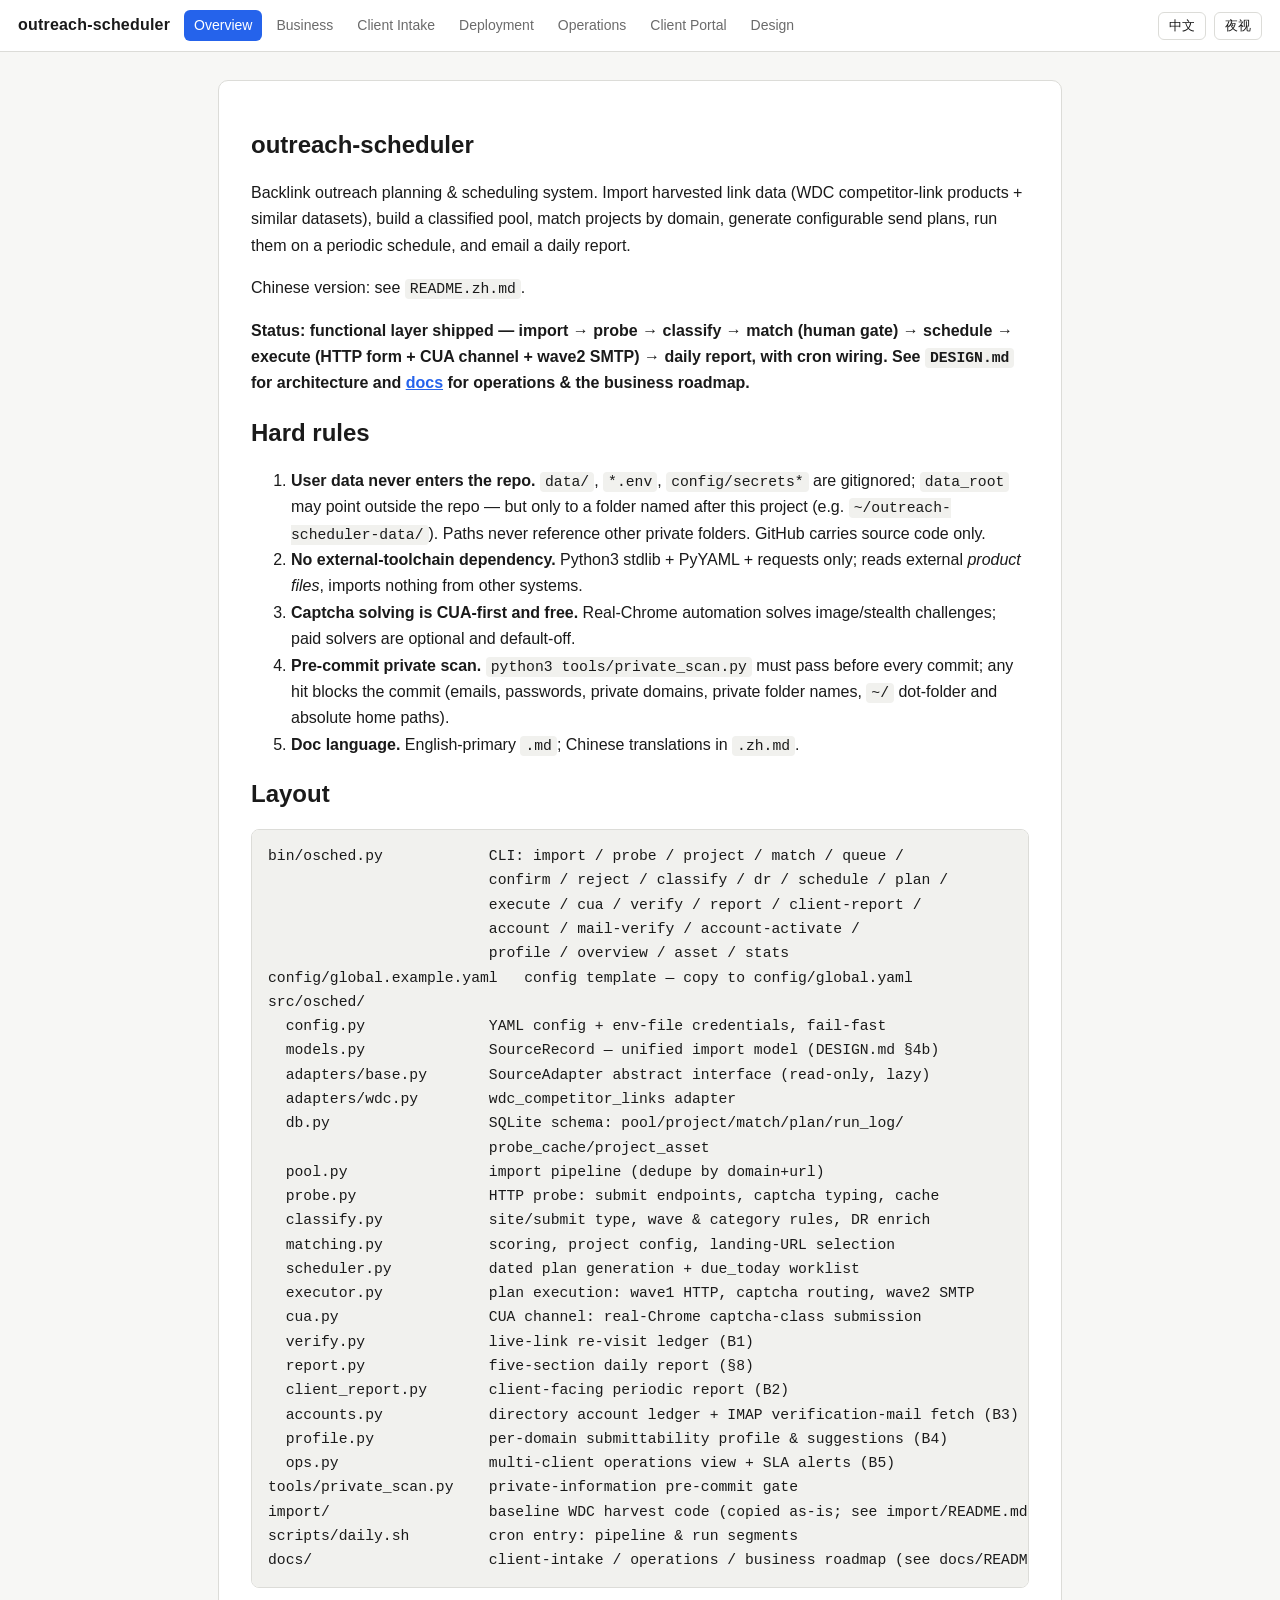
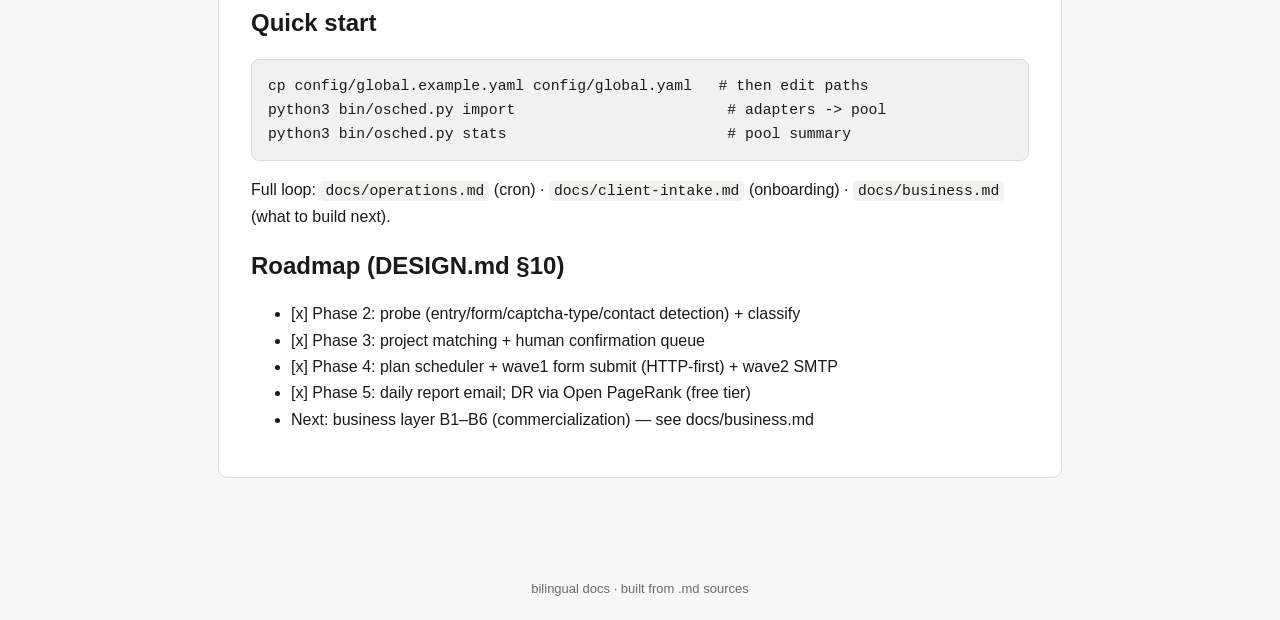
<file: docs/site/readme.html>
<!DOCTYPE html>
<html lang="en" data-theme="day">
<head>
<meta charset="utf-8">
<meta name="viewport" content="width=device-width, initial-scale=1">
<title>outreach-scheduler — outreach-scheduler docs</title>
<style>
:root[data-theme="day"] {
  --bg:#f7f7f5; --panel:#ffffff; --text:#1a1a1a; --muted:#6b6b6b;
  --border:#dcdcd8; --accent:#2563eb; --code-bg:#f1f1ee; --link:#2563eb;
}
:root[data-theme="night"] {
  --bg:#121417; --panel:#1c1f24; --text:#e4e6ea; --muted:#9aa0a8;
  --border:#2e333a; --accent:#7aa2f7; --code-bg:#23272e; --link:#7aa2f7;
}
* { box-sizing:border-box; }
body { margin:0; font-family:-apple-system,'Segoe UI','PingFang SC','Microsoft YaHei',sans-serif;
  background:var(--bg); color:var(--text); line-height:1.65; }
header { position:sticky; top:0; z-index:10; background:var(--panel);
  border-bottom:1px solid var(--border); padding:10px 18px;
  display:flex; align-items:center; gap:14px; flex-wrap:wrap; }
header .brand { font-weight:700; letter-spacing:.2px; text-decoration:none; color:var(--text); }
header nav { display:flex; gap:4px; flex-wrap:wrap; flex:1; }
header nav a { padding:4px 10px; border-radius:6px; text-decoration:none;
  color:var(--muted); font-size:14px; }
header nav a:hover { background:var(--code-bg); color:var(--text); }
header nav a.active { background:var(--accent); color:#fff; }
.toggles { display:flex; gap:8px; }
.toggles button { cursor:pointer; border:1px solid var(--border); background:var(--panel);
  color:var(--text); border-radius:6px; padding:4px 10px; font-size:13px; }
.toggles button:hover { background:var(--code-bg); }
main { max-width:880px; margin:0 auto; padding:28px 18px 80px; }
article { background:var(--panel); border:1px solid var(--border); border-radius:10px;
  padding:28px 32px; }
h1,h2,h3,h4 { line-height:1.3; color:var(--text); }
a { color:var(--link); }
code { background:var(--code-bg); padding:2px 5px; border-radius:4px;
  font-size:.92em; font-family:ui-monospace,SFMono-Regular,Menlo,Consolas,monospace; }
pre { background:var(--code-bg); padding:14px 16px; border-radius:8px;
  overflow-x:auto; border:1px solid var(--border); }
pre code { background:none; padding:0; }
table { border-collapse:collapse; width:100%; margin:14px 0; font-size:.94em; }
th,td { border:1px solid var(--border); padding:7px 10px; text-align:left; }
th { background:var(--code-bg); }
blockquote { border-left:3px solid var(--accent); margin:14px 0; padding:4px 16px;
  color:var(--muted); }
hr { border:none; border-top:1px solid var(--border); margin:26px 0; }
footer { text-align:center; color:var(--muted); font-size:13px; padding:20px; }
</style>
</head>
<body>
<header>
  <a class="brand" href="index.html">outreach-scheduler</a>
  <nav><a href="readme.html" class="active" data-en="Overview" data-zh="概览">Overview</a>
  <a href="business.html" data-en="Business" data-zh="业务层">Business</a>
  <a href="client-intake.html" data-en="Client Intake" data-zh="客户接入">Client Intake</a>
  <a href="deployment.html" data-en="Deployment" data-zh="部署">Deployment</a>
  <a href="operations.html" data-en="Operations" data-zh="运维">Operations</a>
  <a href="client-portal.html" data-en="Client Portal" data-zh="客户端门户">Client Portal</a>
  <a href="design.html" data-en="Design" data-zh="设计">Design</a></nav>
  <div class="toggles">
    <button id="lang" type="button">中文</button>
    <button id="theme" type="button">夜视</button>
  </div>
</header>
<main><article><div data-lang-en="1"><h1 style="display:none">outreach-scheduler</h1><h1>outreach-scheduler</h1>
<p>Backlink outreach planning &amp; scheduling system. Import harvested link data
(WDC competitor-link products + similar datasets), build a classified pool,
match projects by domain, generate configurable send plans, run them on a
periodic schedule, and email a daily report.</p>
<p>Chinese version: see <code>README.zh.md</code>.</p>
<p><strong>Status: functional layer shipped — import → probe → classify → match
(human gate) → schedule → execute (HTTP form + CUA channel + wave2 SMTP)
→ daily report, with cron wiring. See <code>DESIGN.md</code> for architecture and
<a href="docs/README.md">docs</a> for operations &amp; the business roadmap.</strong></p>
<h2>Hard rules</h2>
<ol>
<li><strong>User data never enters the repo.</strong> <code>data/</code>, <code>*.env</code>, <code>config/secrets*</code> are
   gitignored; <code>data_root</code> may point outside the repo — but only to a folder
   named after this project (e.g. <code>~/outreach-scheduler-data/</code>). Paths never
   reference other private folders. GitHub carries source code only.</li>
<li><strong>No external-toolchain dependency.</strong> Python3 stdlib + PyYAML + requests
   only; reads external <em>product files</em>, imports nothing from other systems.</li>
<li><strong>Captcha solving is CUA-first and free.</strong> Real-Chrome automation solves
   image/stealth challenges; paid solvers are optional and default-off.</li>
<li><strong>Pre-commit private scan.</strong> <code>python3 tools/private_scan.py</code> must pass
   before every commit; any hit blocks the commit (emails, passwords, private
   domains, private folder names, <code>~/</code> dot-folder and absolute home paths).</li>
<li><strong>Doc language.</strong> English-primary <code>.md</code>; Chinese translations in <code>.zh.md</code>.</li>
</ol>
<h2>Layout</h2>
<pre><code>bin/osched.py            CLI: import / probe / project / match / queue /
                         confirm / reject / classify / dr / schedule / plan /
                         execute / cua / verify / report / client-report /
                         account / mail-verify / account-activate /
                         profile / overview / asset / stats
config/global.example.yaml   config template — copy to config/global.yaml
src/osched/
  config.py              YAML config + env-file credentials, fail-fast
  models.py              SourceRecord — unified import model (DESIGN.md §4b)
  adapters/base.py       SourceAdapter abstract interface (read-only, lazy)
  adapters/wdc.py        wdc_competitor_links adapter
  db.py                  SQLite schema: pool/project/match/plan/run_log/
                         probe_cache/project_asset
  pool.py                import pipeline (dedupe by domain+url)
  probe.py               HTTP probe: submit endpoints, captcha typing, cache
  classify.py            site/submit type, wave &amp; category rules, DR enrich
  matching.py            scoring, project config, landing-URL selection
  scheduler.py           dated plan generation + due_today worklist
  executor.py            plan execution: wave1 HTTP, captcha routing, wave2 SMTP
  cua.py                 CUA channel: real-Chrome captcha-class submission
  verify.py              live-link re-visit ledger (B1)
  report.py              five-section daily report (§8)
  client_report.py       client-facing periodic report (B2)
  accounts.py            directory account ledger + IMAP verification-mail fetch (B3)
  profile.py             per-domain submittability profile &amp; suggestions (B4)
  ops.py                 multi-client operations view + SLA alerts (B5)
tools/private_scan.py    private-information pre-commit gate
import/                  baseline WDC harvest code (copied as-is; see import/README.md)
scripts/daily.sh         cron entry: pipeline &amp; run segments
docs/                    client-intake / operations / business roadmap (see docs/README.md)
</code></pre>
<h2>Quick start</h2>
<pre><code class="language-bash">cp config/global.example.yaml config/global.yaml   # then edit paths
python3 bin/osched.py import                        # adapters -&gt; pool
python3 bin/osched.py stats                         # pool summary
</code></pre>
<p>Full loop: <code>docs/operations.md</code> (cron) · <code>docs/client-intake.md</code>
(onboarding) · <code>docs/business.md</code> (what to build next).</p>
<h2>Roadmap (DESIGN.md §10)</h2>
<ul>
<li>[x] Phase 2: probe (entry/form/captcha-type/contact detection) + classify</li>
<li>[x] Phase 3: project matching + human confirmation queue</li>
<li>[x] Phase 4: plan scheduler + wave1 form submit (HTTP-first) + wave2 SMTP</li>
<li>[x] Phase 5: daily report email; DR via Open PageRank (free tier)</li>
<li>Next: business layer B1–B6 (commercialization) — see docs/business.md</li>
</ul></div>
<div data-lang-en="0" style="display:none"><h1 style="display:none">outreach-scheduler</h1><h1>outreach-scheduler</h1>
<p>外链外联计划调度中心：导入收割外链数据（WDC 竞品反链产物 + 同类数据）→ 池化分类 → 项目匹配 → 可配置发送计划 → 周期执行 → 每日邮件汇报。</p>
<p>英文版见 <code>README.md</code>。</p>
<p><strong>状态：功能层已交付——import → probe → classify → match（人工闸）→
schedule → execute（HTTP 表单 + CUA 通道 + wave2 SMTP）→ 日报，含 cron
接线。架构见 <code>DESIGN.zh.md</code>，运维与业务路线图见 <a href="docs/README.zh.md">docs</a>。</strong></p>
<h2>硬规则</h2>
<ol>
<li><strong>用户数据永不进仓库。</strong> <code>data/</code>、<code>*.env</code>、<code>config/secrets*</code> 全部 gitignore；<code>data_root</code> 可指向仓库外——但只允许以本项目命名的文件夹（如 <code>~/outreach-scheduler-data/</code>），路径不得涉及其他私人文件夹。GitHub 只有源码。</li>
<li><strong>无外部工具链依赖。</strong> 仅 Python3 标准库 + PyYAML + requests；只读外部产物文件，不 import 任何现有系统。</li>
<li><strong>验证码走 CUA 免费通道。</strong> 本机真实 Chrome 自动完成图像/隐形挑战；付费打码可选、默认关闭。</li>
<li><strong>提交前必跑私有扫描。</strong> <code>python3 tools/private_scan.py</code> 必须通过，命中即拒绝提交（邮箱、密码、私有域名、私有文件夹名、<code>~/</code> 点目录与绝对家目录路径）。</li>
<li><strong>文档语言规范。</strong> 英文主文档 <code>.md</code>；中文翻译 <code>.zh.md</code>。</li>
</ol>
<h2>目录结构</h2>
<pre><code>bin/osched.py            CLI：import / probe / project / match / queue /
                         confirm / reject / classify / dr / schedule / plan /
                         execute / cua / verify / report / client-report /
                         account / mail-verify / account-activate /
                         profile / overview / asset / stats
config/global.example.yaml   配置模板——复制为 config/global.yaml
src/osched/
  config.py              YAML 配置 + env 凭据，fail-fast
  models.py              SourceRecord——统一导入模型（DESIGN.zh.md §4b）
  adapters/base.py       SourceAdapter 抽象接口（只读、惰性）
  adapters/wdc.py        wdc_competitor_links 适配器
  db.py                  SQLite 七表：pool/project/match/plan/run_log/
                         probe_cache/project_asset
  pool.py                导入管线（按 domain+url 去重）
  probe.py               HTTP 探测：提交入口、验证码识别、probe_cache
  classify.py            站点/提交类型、wave 与分类规则、DR 富化
  matching.py            打分、项目配置、落地 URL 选择
  scheduler.py           计划排期生成 + due_today 工作清单
  executor.py            计划执行：wave1 HTTP、验证码路由、wave2 SMTP
  cua.py                 CUA 通道：真实 Chrome 处理验证码类提交
  verify.py              实链回访台账（B1）
  report.py              五段式日报（§8）
  client_report.py       客户周期报告（B2）
  accounts.py            目录账号台账 + IMAP 收验证信（B3）
  profile.py             每域名可投递性画像与处置建议（B4）
  ops.py                 多客户运营视图 + SLA 告警（B5）
tools/private_scan.py    私有信息提交前扫描闸
import/                  WDC 收割基线代码（原样复制；见 import/README.zh.md）
scripts/daily.sh         cron 入口：pipeline / run 两段
docs/                    接单 / 运维 / 业务路线图（见 docs/README.zh.md）
</code></pre>
<h2>快速开始</h2>
<pre><code class="language-bash">cp config/global.example.yaml config/global.yaml   # 然后改路径
python3 bin/osched.py import                        # 适配器 -&gt; 池
python3 bin/osched.py stats                         # 池摘要
</code></pre>
<p>全流程：<code>docs/operations.zh.md</code>（cron）· <code>docs/client-intake.zh.md</code>
（接单）· <code>docs/business.zh.md</code>（下一步做什么）。</p>
<h2>路线图（DESIGN.zh.md §10）</h2>
<ul>
<li>[x] Phase 2：探测（入口/表单/验证码类型/联系邮箱识别）+ 分类</li>
<li>[x] Phase 3：项目匹配 + 人工确认队列</li>
<li>[x] Phase 4：排期执行器 + wave1 表单直投（HTTP 优先）+ wave2 SMTP</li>
<li>[x] Phase 5：每日邮件汇报；DR 用 Open PageRank 免费层</li>
<li>下一阶段：业务层 B1–B6（商业化落地）——见 docs/business.zh.md</li>
</ul></div></article></main>
<footer>bilingual docs · built from .md sources</footer>
<script>
(function(){
  var root=document.documentElement;
  var langBtn=document.getElementById('lang'), themeBtn=document.getElementById('theme');
  function setLang(l){
    root.setAttribute('data-lang',l);
    document.querySelectorAll('[data-lang-en]').forEach(function(el){
      el.style.display = (el.getAttribute('data-lang-en')==='1') === (l==='en') ? '' : 'none';
    });
    localStorage.setItem('docs-lang',l);
    langBtn.textContent = l==='en' ? '中文' : 'English';
    document.title = document.querySelector(l==='en'?'[data-lang-en="1"] h1':'[data-lang-en="0"] h1')
      ? (document.querySelector(l==='en'?'[data-lang-en="1"] h1':'[data-lang-en="0"] h1').textContent + ' — outreach-scheduler docs')
      : document.title;
    if(window.location.pathname.endsWith('index.html')){
      document.querySelectorAll('nav a').forEach(function(a){
        a.textContent = l==='en' ? a.getAttribute('data-en') : a.getAttribute('data-zh');
      });
    }
  }
  function setTheme(t){
    root.setAttribute('data-theme',t);
    localStorage.setItem('docs-theme',t);
    themeBtn.textContent = t==='day' ? '夜视' : '白天';
  }
  langBtn.addEventListener('click',function(){
    setLang(root.getAttribute('data-lang')==='en'?'zh':'en');
  });
  themeBtn.addEventListener('click',function(){
    setTheme(root.getAttribute('data-theme')==='day'?'night':'day');
  });
  setTheme(localStorage.getItem('docs-theme')||'day');
  setLang(localStorage.getItem('docs-lang')||'en');
})();
</script>
</body>
</html>
</file>
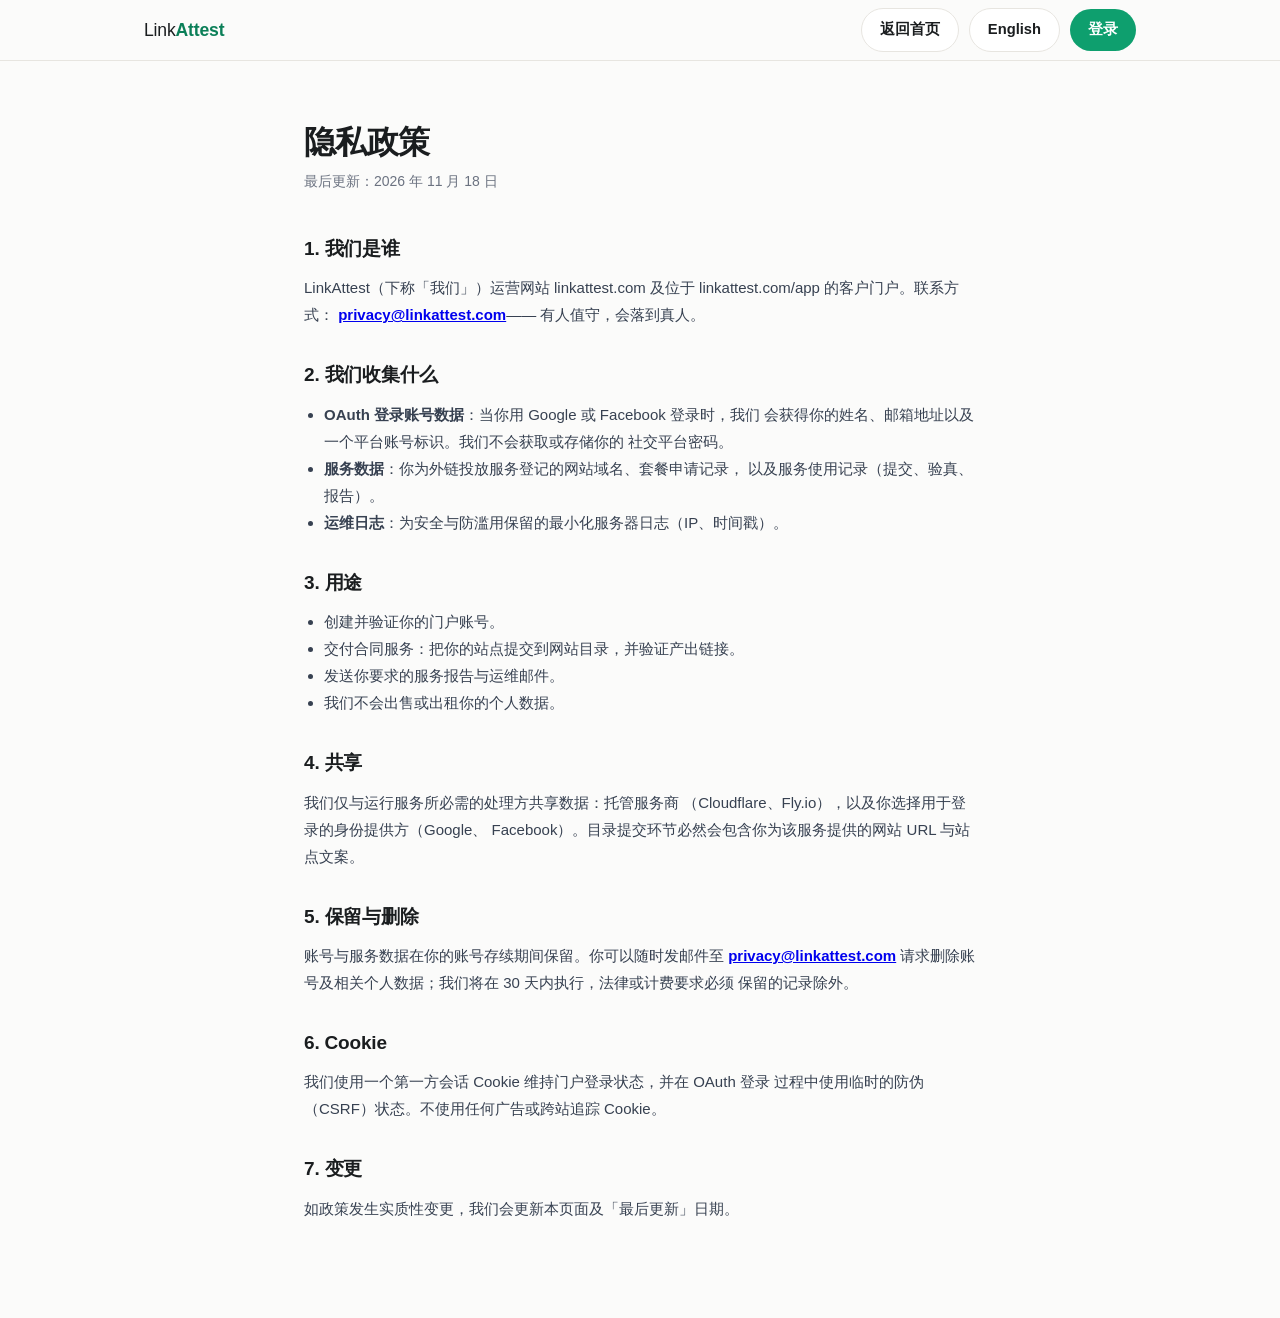
<file: frontend/zh/privacy.html>
<!DOCTYPE html>
<html lang="zh-Hans">
<head>
<meta charset="utf-8">
<meta name="viewport" content="width=device-width, initial-scale=1">
<title>隐私政策 — LinkAttest</title>
<meta name="description" content="LinkAttest 隐私政策——我们收集哪些数据、用途，以及如何联系我们。">
<link rel="canonical" href="https://linkattest.com/zh/privacy">
<link rel="alternate" hreflang="en" href="https://linkattest.com/privacy">
<link rel="alternate" hreflang="zh-Hans" href="https://linkattest.com/zh/privacy">
<link rel="alternate" hreflang="x-default" href="https://linkattest.com/privacy">
<link rel="icon" href="data:image/svg+xml,%3Csvg xmlns='http://www.w3.org/2000/svg' viewBox='0 0 32 32'%3E%3Crect width='32' height='32' rx='8' fill='%230e9f6e'/%3E%3Cpath d='M9 17l4 4 10-10' stroke='%23fff' stroke-width='3.5' fill='none' stroke-linecap='round' stroke-linejoin='round'/%3E%3C/svg%3E">
<link rel="stylesheet" href="../landing.css">
<style>
  .legal { max-width: 720px; margin: 0 auto; padding: 64px 24px 96px; }
  .legal h1 { font-size: 32px; margin-bottom: 8px; }
  .legal .updated { color: #6b7280; font-size: 14px; margin-bottom: 40px; }
  .legal h2 { font-size: 19px; margin: 32px 0 10px; }
  .legal p, .legal li { line-height: 1.8; color: #374151; font-size: 15px; }
  .legal ul { padding-left: 20px; }
</style>
</head>
<body>

<header class="nav">
  <div class="wrap nav-inner">
    <a class="logo" href="/zh/">Link<b>Attest</b></a>
    <nav class="nav-links"></nav>
    <div class="nav-cta">
      <a class="ghost" href="/zh/">返回首页</a>
      <a class="ghost" href="/privacy" hreflang="en" lang="en">English</a>
      <a class="btn" href="/app/">登录</a>
    </div>
  </div>
</header>

<main class="legal">
  <h1>隐私政策</h1>
  <p class="updated">最后更新：2026 年 11 月 18 日</p>

  <h2>1. 我们是谁</h2>
  <p>LinkAttest（下称「我们」）运营网站 linkattest.com 及位于
  linkattest.com/app 的客户门户。联系方式：
  <b><a href="mailto:privacy@linkattest.com">privacy@linkattest.com</a></b>——
  有人值守，会落到真人。</p>

  <h2>2. 我们收集什么</h2>
  <ul>
    <li><b>OAuth 登录账号数据</b>：当你用 Google 或 Facebook 登录时，我们
    会获得你的姓名、邮箱地址以及一个平台账号标识。我们不会获取或存储你的
    社交平台密码。</li>
    <li><b>服务数据</b>：你为外链投放服务登记的网站域名、套餐申请记录，
    以及服务使用记录（提交、验真、报告）。</li>
    <li><b>运维日志</b>：为安全与防滥用保留的最小化服务器日志（IP、时间戳）。</li>
  </ul>

  <h2>3. 用途</h2>
  <ul>
    <li>创建并验证你的门户账号。</li>
    <li>交付合同服务：把你的站点提交到网站目录，并验证产出链接。</li>
    <li>发送你要求的服务报告与运维邮件。</li>
    <li>我们不会出售或出租你的个人数据。</li>
  </ul>

  <h2>4. 共享</h2>
  <p>我们仅与运行服务所必需的处理方共享数据：托管服务商
  （Cloudflare、Fly.io），以及你选择用于登录的身份提供方（Google、
  Facebook）。目录提交环节必然会包含你为该服务提供的网站 URL 与站点文案。</p>

  <h2>5. 保留与删除</h2>
  <p>账号与服务数据在你的账号存续期间保留。你可以随时发邮件至
  <b><a href="mailto:privacy@linkattest.com">privacy@linkattest.com</a></b>
  请求删除账号及相关个人数据；我们将在 30 天内执行，法律或计费要求必须
  保留的记录除外。</p>

  <h2>6. Cookie</h2>
  <p>我们使用一个第一方会话 Cookie 维持门户登录状态，并在 OAuth 登录
  过程中使用临时的防伪（CSRF）状态。不使用任何广告或跨站追踪 Cookie。</p>

  <h2>7. 变更</h2>
  <p>如政策发生实质性变更，我们会更新本页面及「最后更新」日期。</p>
</main>

</body>
</html>
</file>
<file: frontend/landing.css>
/* LinkAttest landing — small & beautiful, single accent, no JS */
:root {
  --bg: #fbfbfa;
  --surface: #ffffff;
  --ink: #1a1d1f;
  --muted: #6b7280;
  --line: #e7e5e0;
  --accent: #0e9f6e;
  --accent-dark: #0b7f58;
  --accent-soft: #e6f6ef;
  --warn: #d97706;
  --bad: #dc2626;
  --radius: 14px;
}
* { box-sizing: border-box; margin: 0; padding: 0; }
html { scroll-behavior: smooth; }
body {
  font-family: -apple-system, BlinkMacSystemFont, "Segoe UI", Roboto, Helvetica, Arial, sans-serif;
  background: var(--bg);
  color: var(--ink);
  line-height: 1.6;
  -webkit-font-smoothing: antialiased;
}
.wrap { max-width: 1040px; margin: 0 auto; padding: 0 24px; }
.wrap.narrow { max-width: 720px; }
h1 { font-size: clamp(2.4rem, 6vw, 3.6rem); line-height: 1.12; letter-spacing: -0.02em; font-weight: 800; }
h2 { font-size: 1.8rem; letter-spacing: -0.01em; font-weight: 750; margin-bottom: 8px; }
h3 { font-size: 1.05rem; font-weight: 700; }
.sub { color: var(--muted); margin-bottom: 32px; }
.fine { color: var(--muted); font-size: 0.85rem; }
.center { text-align: center; }
.accent { color: var(--accent-dark); }
b { font-weight: 700; }

/* nav */
.nav { position: sticky; top: 0; z-index: 10; background: rgba(251,251,250,.92); backdrop-filter: blur(8px); border-bottom: 1px solid var(--line); }
.nav-inner { display: flex; align-items: center; gap: 28px; height: 60px; }
.logo { font-size: 1.1rem; font-weight: 500; text-decoration: none; color: var(--ink); letter-spacing: -0.01em; }
.logo b { color: var(--accent-dark); }
.nav-links { display: flex; gap: 22px; margin-left: auto; }
.nav-links a { color: var(--muted); text-decoration: none; font-size: 0.92rem; }
.nav-links a:hover { color: var(--ink); }
.nav-cta { display: flex; gap: 10px; align-items: center; }

/* buttons */
.btn { background: var(--accent); color: #fff; text-decoration: none; font-weight: 650; font-size: 0.92rem;
  padding: 9px 18px; border-radius: 999px; transition: background .15s; white-space: nowrap; }
.btn:hover { background: var(--accent-dark); }
.btn.lg { padding: 13px 26px; font-size: 1rem; }
.btn.full { display: block; text-align: center; margin-top: 18px; }
.ghost { color: var(--ink); text-decoration: none; font-weight: 600; font-size: 0.92rem;
  padding: 9px 18px; border: 1px solid var(--line); border-radius: 999px; background: var(--surface); white-space: nowrap; }
.ghost:hover { border-color: var(--ink); }
.ghost.lg { padding: 13px 26px; font-size: 1rem; }
.ghost.full { display: block; text-align: center; margin-top: 18px; }

/* hero */
.hero { padding: 84px 0 72px; }
.hero-grid { display: grid; grid-template-columns: 1.15fr 1fr; gap: 48px; align-items: center; }
.kicker { color: var(--accent-dark); font-weight: 700; font-size: 0.82rem; text-transform: uppercase; letter-spacing: 0.08em; margin-bottom: 14px; }
.lede { font-size: 1.12rem; color: var(--muted); margin: 18px 0 28px; max-width: 34em; }
.hero-cta { display: flex; gap: 14px; flex-wrap: wrap; }
.hero .fine { margin-top: 14px; }

/* proof card mockup */
.hero-proof { display: flex; justify-content: center; }
.proof-card { background: var(--surface); border: 1px solid var(--line); border-radius: var(--radius);
  box-shadow: 0 12px 32px rgba(20,30,25,.08), 0 2px 6px rgba(20,30,25,.04); width: 100%; max-width: 400px; padding: 18px 20px; }
.proof-head { display: flex; justify-content: space-between; align-items: center; font-weight: 700; font-size: 0.95rem; padding-bottom: 12px; border-bottom: 1px solid var(--line); }
.pill { background: var(--accent-soft); color: var(--accent-dark); font-size: 0.72rem; font-weight: 700; padding: 3px 10px; border-radius: 999px; }
.row { display: flex; align-items: center; gap: 10px; padding: 11px 0; border-bottom: 1px dashed var(--line); font-size: 0.92rem; }
.row .meta { margin-left: auto; color: var(--muted); font-size: 0.78rem; }
.row .check { font-weight: 800; }
.dot { width: 8px; height: 8px; border-radius: 50%; flex-shrink: 0; }
.ok .dot { background: var(--accent); } .ok .check { color: var(--accent-dark); }
.wait .dot { background: var(--warn); } .wait .check { color: var(--warn); }
.bad .dot { background: var(--bad); } .bad .check { color: var(--bad); } .bad span:first-of-type { text-decoration: line-through; color: var(--muted); }
.proof-foot { padding-top: 12px; color: var(--muted); font-size: 0.85rem; }

/* stats strip */
.strip { border-block: 1px solid var(--line); background: var(--surface); }
.strip-grid { display: grid; grid-template-columns: repeat(4, 1fr); gap: 16px; padding: 26px 24px; text-align: center; }
.strip b { display: block; font-size: 1.5rem; color: var(--accent-dark); letter-spacing: -0.01em; }
.strip span { color: var(--muted); font-size: 0.85rem; }

/* sections */
.section { padding: 72px 0; }
.section.alt { background: var(--surface); border-block: 1px solid var(--line); }

/* steps */
.steps { list-style: none; display: grid; grid-template-columns: repeat(4, 1fr); gap: 20px; counter-reset: step; }
.steps li { counter-increment: step; background: var(--surface); border: 1px solid var(--line); border-radius: var(--radius); padding: 22px; }
.steps li::before { content: counter(step); display: inline-flex; align-items: center; justify-content: center;
  width: 30px; height: 30px; border-radius: 50%; background: var(--accent-soft); color: var(--accent-dark); font-weight: 800; margin-bottom: 12px; }
.steps li b { display: block; margin-bottom: 6px; }
.steps span { color: var(--muted); font-size: 0.92rem; }

/* cards */
.cards { display: grid; grid-template-columns: repeat(3, 1fr); gap: 20px; }
.card { background: var(--bg); border: 1px solid var(--line); border-radius: var(--radius); padding: 24px; }
.card h3 { margin-bottom: 8px; }
.card p { color: var(--muted); font-size: 0.95rem; }

/* pricing */
.tiers { display: grid; grid-template-columns: repeat(4, 1fr); gap: 20px; align-items: stretch; }
.tier { background: var(--surface); border: 1px solid var(--line); border-radius: var(--radius); padding: 24px; position: relative; display: flex; flex-direction: column; }
.tier.featured { border-color: var(--accent); box-shadow: 0 8px 24px rgba(14,159,110,.12); }
.tier .tag { position: absolute; top: -11px; left: 20px; background: var(--accent); color: #fff; font-size: 0.72rem; font-weight: 700; padding: 3px 10px; border-radius: 999px; }
.price { font-size: 2rem; font-weight: 800; letter-spacing: -0.02em; margin: 10px 0 2px; }
.price span { font-size: 0.9rem; font-weight: 600; color: var(--muted); }
.unit { color: var(--muted); font-size: 0.85rem; margin-bottom: 14px; }
.tier ul { list-style: none; flex: 1; }
.tier li { color: var(--muted); font-size: 0.9rem; padding: 5px 0 5px 18px; position: relative; }
.tier li::before { content: "✓"; position: absolute; left: 0; color: var(--accent-dark); font-weight: 800; }
.section .fine.center { margin-top: 22px; }

/* faq */
details { border-bottom: 1px solid var(--line); }
details summary { cursor: pointer; padding: 16px 0; font-weight: 650; list-style: none; position: relative; }
details summary::-webkit-details-marker { display: none; }
details summary::after { content: "+"; position: absolute; right: 4px; color: var(--accent-dark); font-weight: 800; }
details[open] summary::after { content: "–"; }
details p { color: var(--muted); padding: 0 24px 16px 0; font-size: 0.95rem; }

/* cta + footer */
.cta { padding: 88px 0; }
.cta h2 { margin-bottom: 8px; }
.cta .sub { margin-bottom: 28px; }
.foot { border-top: 1px solid var(--line); padding: 26px 0; font-size: 0.88rem; }
.foot-inner { display: flex; justify-content: space-between; flex-wrap: wrap; gap: 8px; }
.foot b { color: var(--accent-dark); }
.muted { color: var(--muted); }

@media (max-width: 880px) {
  .nav-links { display: none; }
  .hero-grid, .cards, .steps, .tiers { grid-template-columns: 1fr; }
  .hero { padding: 56px 0 48px; }
  .strip-grid { grid-template-columns: repeat(2, 1fr); }
  .steps { gap: 14px; }
}
</file>
<file: frontend/app/styles.css>
/* LinkAttest portal — unified with landing design language */
:root {
  --bg:#fbfbfa; --panel:#ffffff; --text:#1a1d1f; --muted:#6b7280;
  --border:#e7e5e0; --accent:#0e9f6e; --accent-dark:#0b7f58;
  --accent-soft:#e6f6ef; --code:#f4f4f1;
  --ok:#0b7f58; --warn:#b45309; --bad:#dc2626;
  --radius:14px; --shadow:0 1px 2px rgba(20,30,25,.04), 0 6px 18px rgba(20,30,25,.05);
}
@media (prefers-color-scheme: dark) {
  :root {
    --bg:#121417; --panel:#1a1e23; --text:#e4e6ea; --muted:#9aa0a8;
    --border:#2b3138; --accent:#34b98a; --accent-dark:#2a9c74;
    --accent-soft:#16302a; --code:#20252b;
    --ok:#4ade80; --warn:#fbbf24; --bad:#f87171;
    --shadow:0 1px 2px rgba(0,0,0,.3), 0 6px 18px rgba(0,0,0,.25);
  }
}
* { box-sizing:border-box; }
body { margin:0; background:var(--bg); color:var(--text); line-height:1.6;
  font-family:-apple-system,'Segoe UI','PingFang SC',sans-serif;
  -webkit-font-smoothing:antialiased; }

/* header */
header { background:color-mix(in srgb, var(--bg) 88%, transparent);
  backdrop-filter:blur(10px); border-bottom:1px solid var(--border);
  padding:12px 24px; display:flex; gap:16px; align-items:center;
  position:sticky; top:0; z-index:10; }
header b { font-size:1.05rem; letter-spacing:-.01em; }
header .logo b { color:var(--accent-dark); }
header .tag { color:var(--muted); font-size:.85rem; }
nav { display:flex; gap:6px; flex-wrap:wrap; }
nav a, nav button { padding:6px 14px; border-radius:999px; text-decoration:none;
  color:var(--muted); font-size:.9rem; font-weight:600; border:1px solid transparent;
  background:none; cursor:pointer; font:inherit; }
nav a:hover, nav button:hover { background:var(--accent-soft); color:var(--accent-dark); }
nav a.active, nav button.active { background:var(--accent-soft); color:var(--accent-dark); }

main { max-width:880px; margin:0 auto; padding:32px 20px 80px; }
h1 { font-size:1.9rem; letter-spacing:-.02em; line-height:1.2; margin:6px 0 4px; }
h2 { font-size:1.15rem; letter-spacing:-.01em; line-height:1.3; margin:0 0 10px; }

/* cards */
.card { background:var(--panel); border:1px solid var(--border);
  border-radius:var(--radius); box-shadow:var(--shadow);
  padding:24px 26px; margin:16px 0; }

/* forms */
input,textarea,select { font:inherit; padding:9px 14px; width:100%;
  border-radius:10px; border:1px solid var(--border);
  background:var(--panel); color:var(--text); transition:border-color .15s, box-shadow .15s; }
input:focus,textarea:focus,select:focus { outline:none; border-color:var(--accent);
  box-shadow:0 0 0 3px color-mix(in srgb, var(--accent) 22%, transparent); }
textarea { resize:vertical; min-height:90px; }
button { font:inherit; font-weight:650; padding:9px 20px; border-radius:999px;
  border:none; cursor:pointer; background:var(--accent); color:#fff;
  transition:background .15s; }
button:hover { background:var(--accent-dark); }
button[disabled] { background:var(--code); color:var(--muted); cursor:not-allowed; }
form p { margin:10px 0; }
form .row button { flex-shrink:0; }

/* tables */
table { border-collapse:collapse; width:100%; font-size:.93em; }
th,td { padding:9px 12px; text-align:left; border-bottom:1px solid var(--border); }
th { color:var(--muted); font-size:.78rem; text-transform:uppercase;
  letter-spacing:.06em; font-weight:700; border-bottom:2px solid var(--border); }
tr:last-child td { border-bottom:none; }
tbody tr:hover { background:color-mix(in srgb, var(--accent-soft) 45%, transparent); }

/* misc */
pre { background:var(--code); padding:14px; border-radius:10px;
  overflow-x:auto; border:1px solid var(--border); font-size:.85em; }
code { background:var(--code); padding:2px 6px; border-radius:5px; font-size:.92em; }
.muted { color:var(--muted); font-size:.9em; }
.ok { color:var(--ok); font-weight:600; }
.warn { color:var(--warn); font-weight:600; }
.bad { color:var(--bad); font-weight:600; }
#notice p, .card > p.ok, .card > p.warn { padding:10px 14px; border-radius:10px;
  background:color-mix(in srgb, var(--accent-soft) 70%, transparent);
  border:1px solid color-mix(in srgb, var(--accent) 30%, transparent); }
.card > p.warn, #notice p.warn { background:color-mix(in srgb, #fef3c7 55%, transparent);
  border-color:color-mix(in srgb, var(--warn) 35%, transparent); }
@media (prefers-color-scheme: dark) {
  .card > p.warn, #notice p.warn { background:rgba(251,191,36,.1); }
}
footer { text-align:center; padding:22px; color:var(--muted); font-size:.88rem; }
footer b { color:var(--accent-dark); }
.row { display:flex; gap:10px; align-items:center; flex-wrap:wrap; }
a { color:var(--accent-dark); }
.oauthbtn { display:inline-block; padding:9px 20px; border-radius:999px;
  background:var(--accent-soft); color:var(--accent-dark); font-weight:650;
  font-size:.92rem; text-decoration:none; transition:background .15s; }
.oauthbtn:hover { background:color-mix(in srgb, var(--accent) 25%, transparent); }

/* pricing page */
.tiers { display:grid; grid-template-columns:repeat(auto-fit,minmax(210px,1fr));
  gap:14px; }
.price { font-size:2.1rem; font-weight:750; color:var(--accent-dark);
  margin:.2em 0; }
.center { text-align:center; margin:18px 0; }
.btn { display:inline-block; padding:11px 26px; border-radius:999px;
  background:var(--accent); color:#fff; font-weight:650; font-size:.95rem;
  text-decoration:none; transition:filter .15s; }
.btn:hover { filter:brightness(1.08); }
/* quota progress bar */
.qbar { height:8px; border-radius:999px;
  background:color-mix(in srgb, var(--accent-soft) 80%, transparent);
  overflow:hidden; min-width:90px; }
.qbar > i { display:block; height:100%; border-radius:999px;
  background:var(--accent); }
.qbar.full > i { background:var(--ok); }

/* language switch (i18n) */
.langbtn { border:1px solid var(--line) !important; color:var(--muted) !important;
  font-size:.82rem; letter-spacing:.02em; }
.langbtn:hover { border-color:var(--accent) !important; color:var(--accent-dark) !important;
  background:transparent !important; }
</file>
